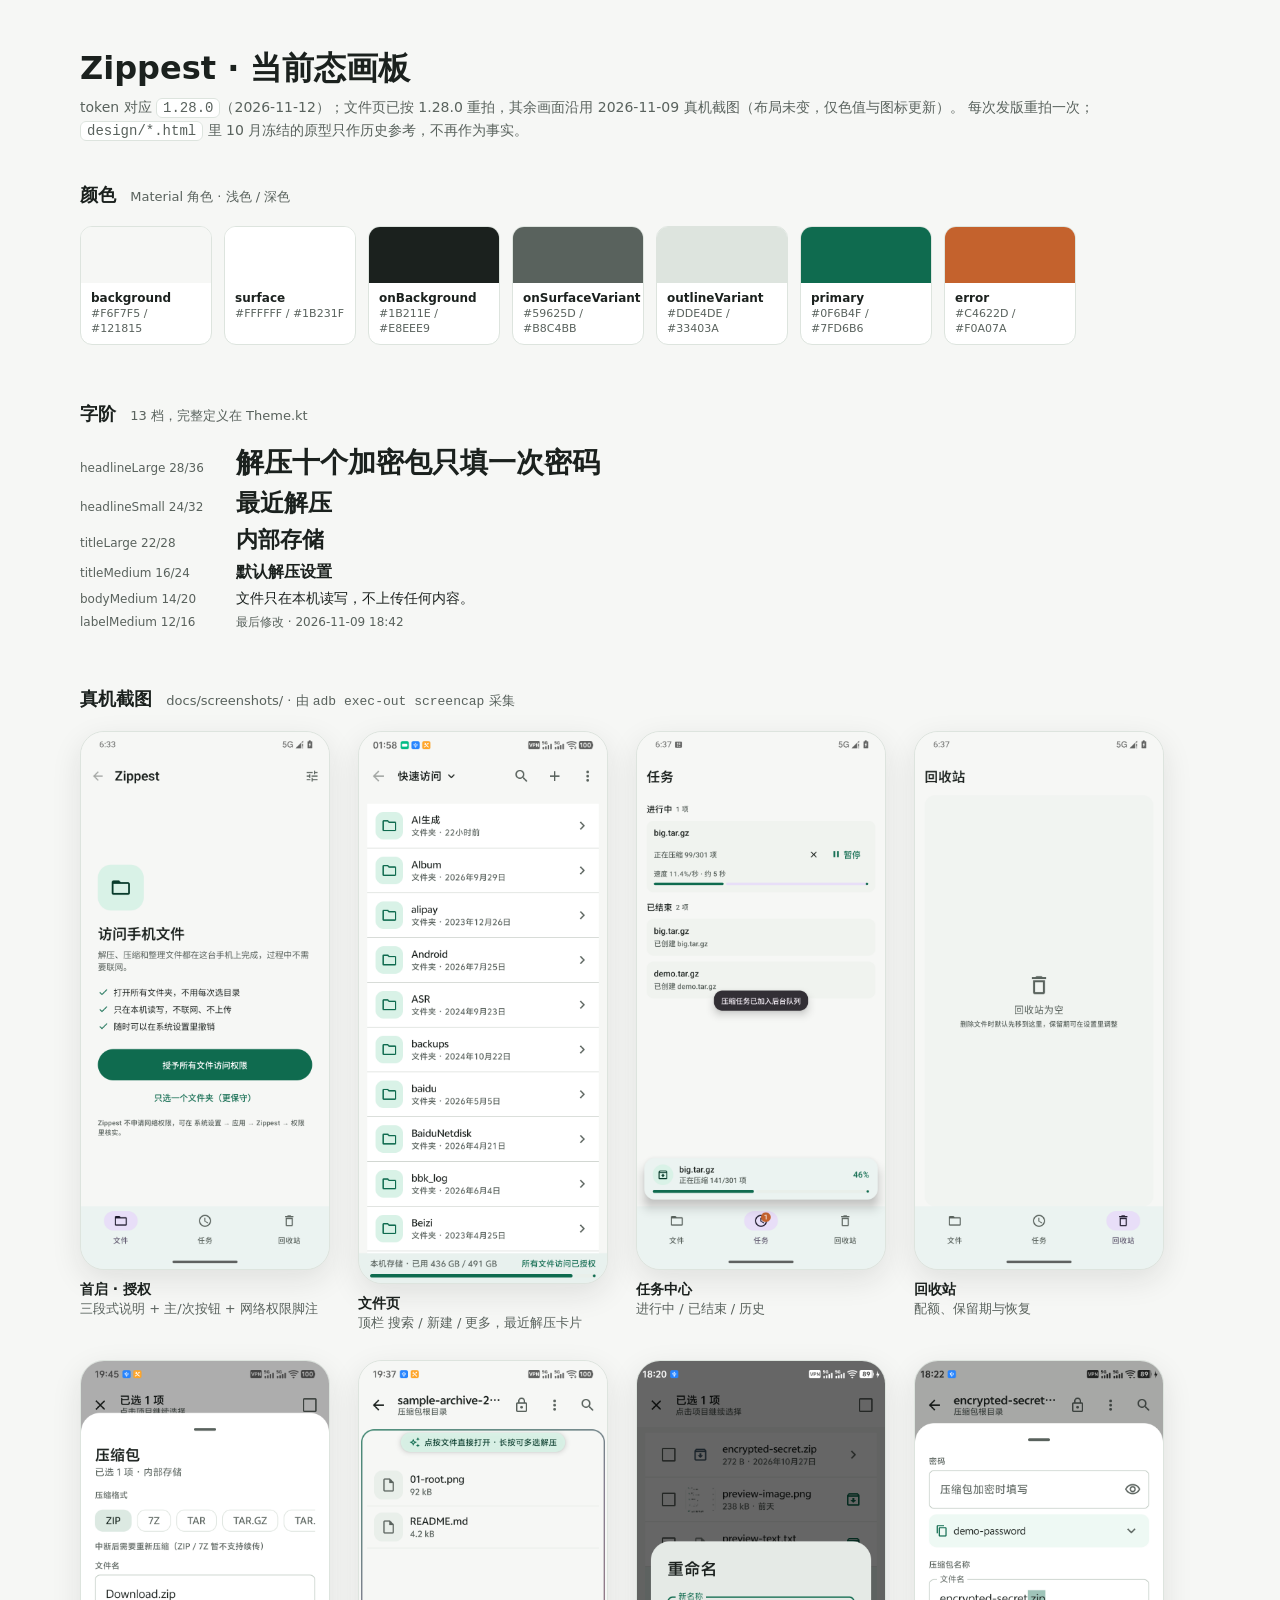
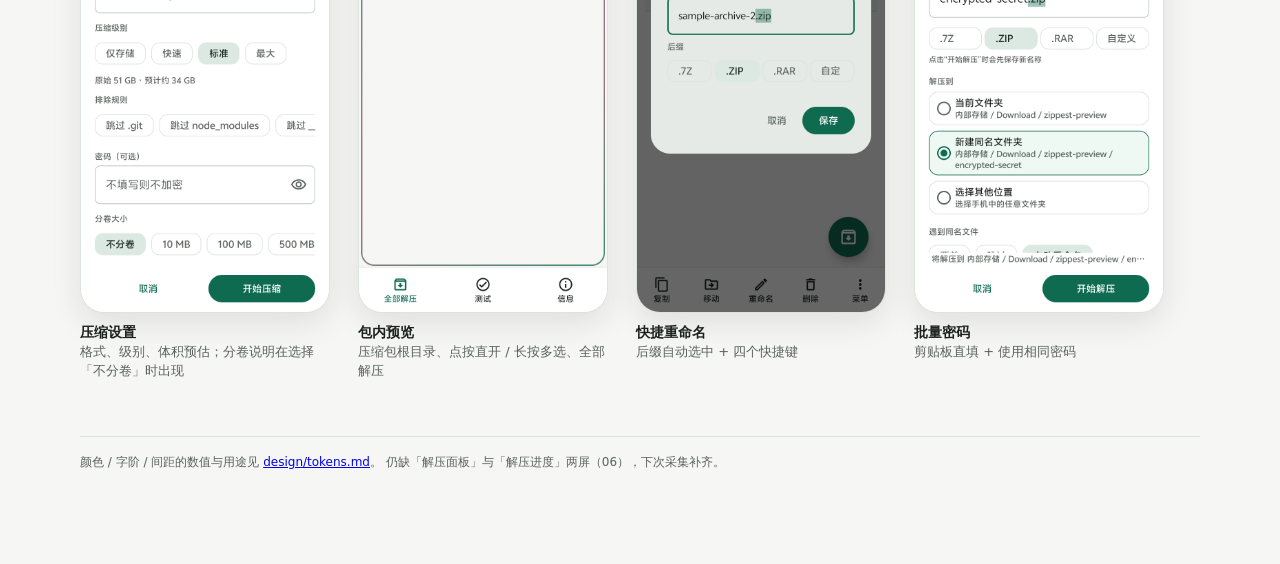
<file: design/current/index.html>
<!DOCTYPE html>
<html lang="zh-CN">
<head>
<meta charset="utf-8" />
<meta name="viewport" content="width=device-width, initial-scale=1" />
<title>Zippest — 当前态画板</title>
<style>
  :root {
    --bg: #f6f7f5;
    --surface: #ffffff;
    --fg: #1b211e;
    --muted: #59625d;
    --border: #dde4de;
    --accent: #0f6b4f;
    --warning: #c4622d;
    --radius: 20px;
  }
  * { box-sizing: border-box; }
  body {
    margin: 0;
    padding: 48px 32px 96px;
    background: var(--bg);
    color: var(--fg);
    font-family: "Noto Sans SC", "PingFang SC", "Microsoft YaHei", system-ui, sans-serif;
  }
  header { max-width: 1120px; margin: 0 auto 40px; }
  h1 { margin: 0 0 8px; font-size: 32px; line-height: 40px; }
  .sub { margin: 0; color: var(--muted); font-size: 14px; line-height: 22px; }
  .sub code { background: var(--surface); border: 1px solid var(--border); border-radius: 6px; padding: 1px 6px; }
  section { max-width: 1120px; margin: 0 auto 56px; }
  h2 { font-size: 18px; line-height: 26px; margin: 0 0 16px; }
  h2 span { color: var(--muted); font-weight: 400; font-size: 13px; margin-left: 8px; }

  .swatches { display: flex; flex-wrap: wrap; gap: 12px; }
  .swatch { width: 132px; border: 1px solid var(--border); border-radius: 12px; overflow: hidden; background: var(--surface); }
  .swatch .chip { height: 56px; }
  .swatch .meta { padding: 8px 10px; font-size: 11px; line-height: 15px; color: var(--muted); }
  .swatch .meta b { display: block; color: var(--fg); font-size: 12px; }

  .type-row { display: grid; grid-template-columns: 140px 1fr; gap: 8px 16px; align-items: baseline; }
  .type-row .name { color: var(--muted); font-size: 12px; }
  .type-row .sample { line-height: 1.25; }

  .grid { display: flex; flex-wrap: wrap; gap: 28px; }
  figure { margin: 0; width: 250px; }
  figure img {
    display: block; width: 100%; height: auto;
    border-radius: 24px;
    border: 1px solid var(--border);
    background: var(--surface);
    box-shadow: 0 10px 30px rgba(27, 33, 30, 0.10);
  }
  figcaption { margin-top: 10px; font-size: 13px; line-height: 19px; color: var(--muted); }
  figcaption b { display: block; color: var(--fg); font-size: 14px; }

  footer { max-width: 1120px; margin: 0 auto; color: var(--muted); font-size: 12px; line-height: 18px; border-top: 1px solid var(--border); padding-top: 16px; }
</style>
</head>
<body>
  <header>
    <h1>Zippest · 当前态画板</h1>
    <p class="sub">
      token 对应 <code>1.28.0</code>（2026-11-12）；文件页已按 1.28.0 重拍，其余画面沿用 2026-11-09 真机截图（布局未变，仅色值与图标更新）。
      每次发版重拍一次；<code>design/*.html</code> 里 10 月冻结的原型只作历史参考，不再作为事实。
    </p>
  </header>

  <section>
    <h2>颜色 <span>Material 角色 · 浅色 / 深色</span></h2>
    <div class="swatches">
      <div class="swatch"><div class="chip" style="background:#f6f7f5"></div><div class="meta"><b>background</b>#F6F7F5 / #121815</div></div>
      <div class="swatch"><div class="chip" style="background:#ffffff"></div><div class="meta"><b>surface</b>#FFFFFF / #1B231F</div></div>
      <div class="swatch"><div class="chip" style="background:#1b211e"></div><div class="meta"><b>onBackground</b>#1B211E / #E8EEE9</div></div>
      <div class="swatch"><div class="chip" style="background:#59625d"></div><div class="meta"><b>onSurfaceVariant</b>#59625D / #B8C4BB</div></div>
      <div class="swatch"><div class="chip" style="background:#dde4de"></div><div class="meta"><b>outlineVariant</b>#DDE4DE / #33403A</div></div>
      <div class="swatch"><div class="chip" style="background:#0f6b4f"></div><div class="meta"><b>primary</b>#0F6B4F / #7FD6B6</div></div>
      <div class="swatch"><div class="chip" style="background:#c4622d"></div><div class="meta"><b>error</b>#C4622D / #F0A07A</div></div>
    </div>
  </section>

  <section>
    <h2>字阶 <span>13 档，完整定义在 Theme.kt</span></h2>
    <div class="type-row">
      <div class="name">headlineLarge 28/36</div><div class="sample" style="font-size:28px;font-weight:600">解压十个加密包只填一次密码</div>
      <div class="name">headlineSmall 24/32</div><div class="sample" style="font-size:24px;font-weight:600">最近解压</div>
      <div class="name">titleLarge 22/28</div><div class="sample" style="font-size:22px;font-weight:600">内部存储</div>
      <div class="name">titleMedium 16/24</div><div class="sample" style="font-size:16px;font-weight:600">默认解压设置</div>
      <div class="name">bodyMedium 14/20</div><div class="sample" style="font-size:14px">文件只在本机读写，不上传任何内容。</div>
      <div class="name">labelMedium 12/16</div><div class="sample" style="font-size:12px;font-weight:500;color:#59625d">最后修改 · 2026-11-09 18:42</div>
    </div>
  </section>

  <section>
    <h2>真机截图 <span>docs/screenshots/ · 由 <code>adb exec-out screencap</code> 采集</span></h2>
    <div class="grid">
      <figure><img src="../../docs/screenshots/01-onboarding.png" alt="首启页" loading="lazy" /><figcaption><b>首启 · 授权</b>三段式说明 + 主/次按钮 + 网络权限脚注</figcaption></figure>
      <figure><img src="../../docs/screenshots/02-files.png" alt="文件页" loading="lazy" /><figcaption><b>文件页</b>顶栏 搜索 / 新建 / 更多，最近解压卡片</figcaption></figure>
      <figure><img src="../../docs/screenshots/03-tasks.png" alt="任务中心" loading="lazy" /><figcaption><b>任务中心</b>进行中 / 已结束 / 历史</figcaption></figure>
      <figure><img src="../../docs/screenshots/04-trash.png" alt="回收站" loading="lazy" /><figcaption><b>回收站</b>配额、保留期与恢复</figcaption></figure>
      <figure><img src="../../docs/screenshots/05-compress.png" alt="压缩设置" loading="lazy" /><figcaption><b>压缩设置</b>格式、级别、体积预估；分卷说明在选择「不分卷」时出现</figcaption></figure>
      <figure><img src="../../docs/screenshots/09-archive.png" alt="包内预览" loading="lazy" /><figcaption><b>包内预览</b>压缩包根目录、点按直开 / 长按多选、全部解压</figcaption></figure>
      <figure><img src="../../docs/screenshots/07-rename.png" alt="快捷重命名" loading="lazy" /><figcaption><b>快捷重命名</b>后缀自动选中 + 四个快捷键</figcaption></figure>
      <figure><img src="../../docs/screenshots/08-password.png" alt="批量密码" loading="lazy" /><figcaption><b>批量密码</b>剪贴板直填 + 使用相同密码</figcaption></figure>
    </div>
  </section>

  <footer>
    颜色 / 字阶 / 间距的数值与用途见 <a href="../tokens.md">design/tokens.md</a>。
    仍缺「解压面板」与「解压进度」两屏（06），下次采集补齐。
  </footer>
</body>
</html>
</file>
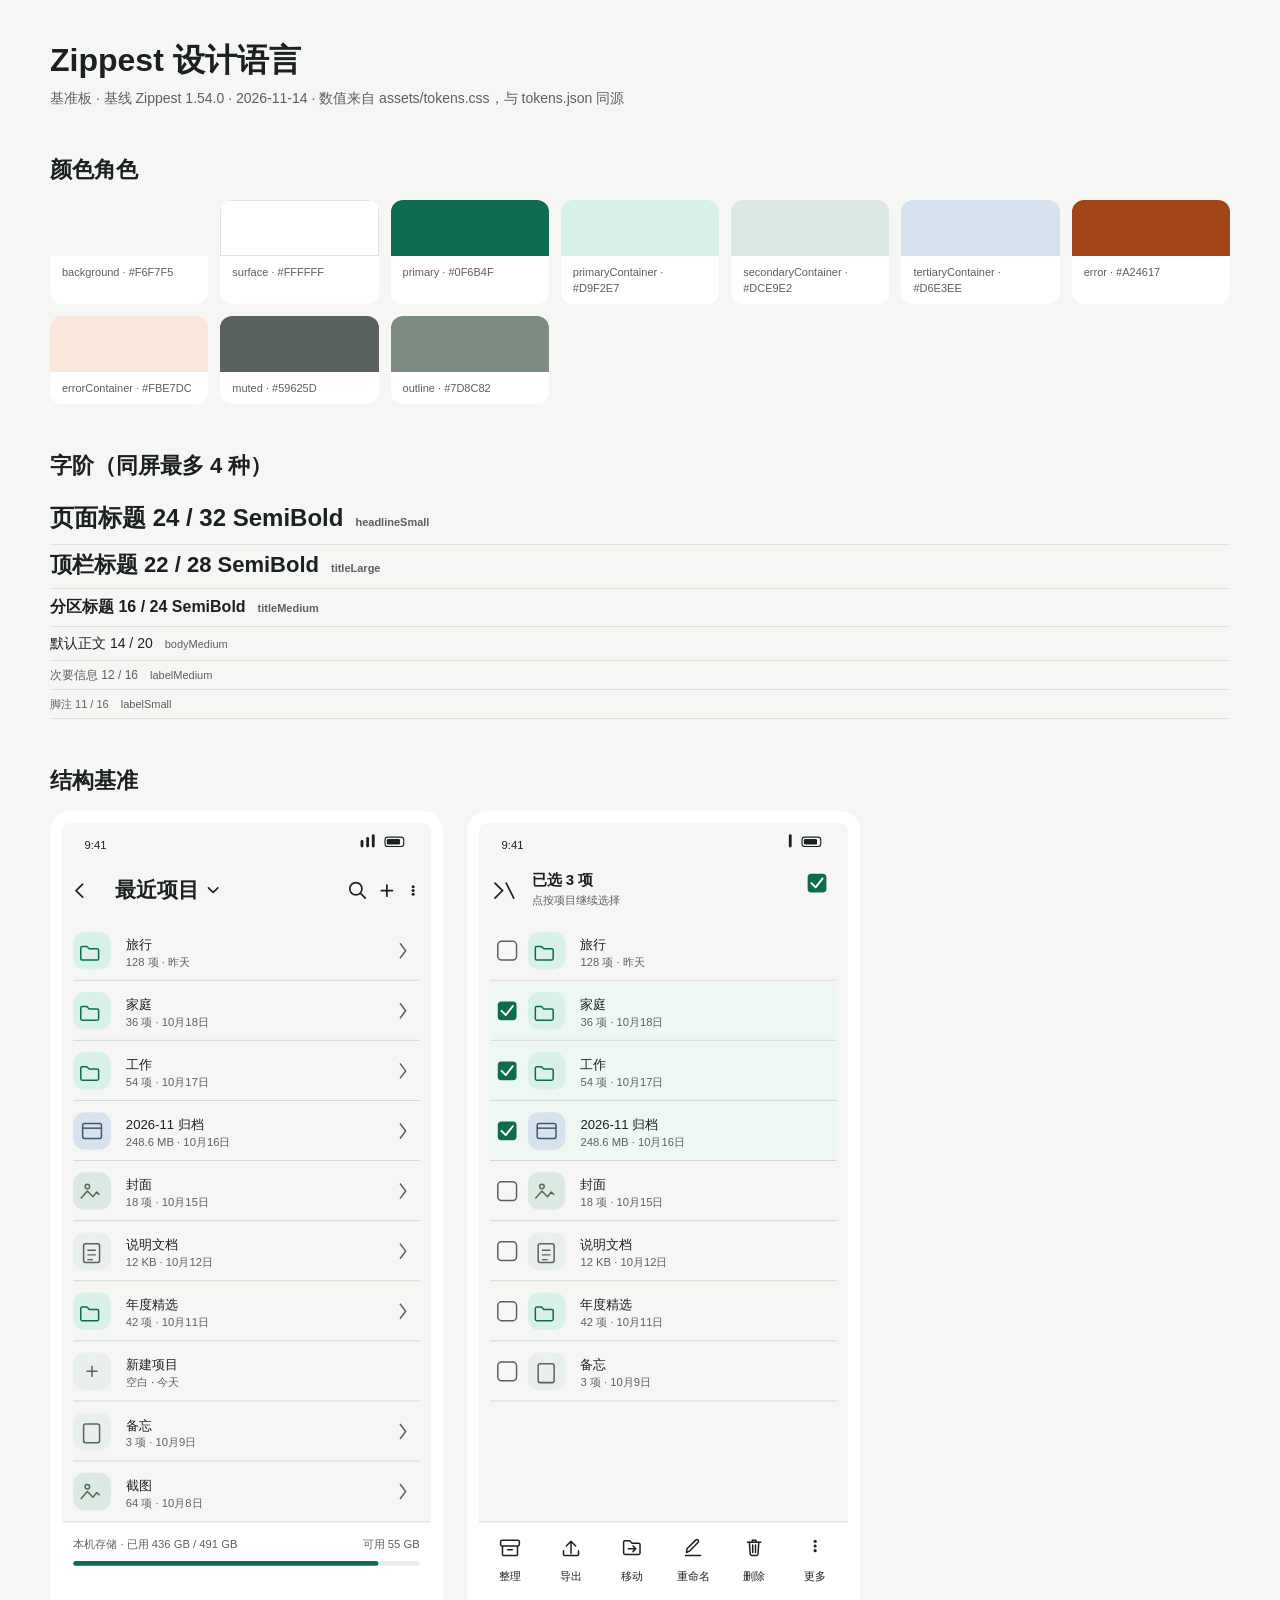
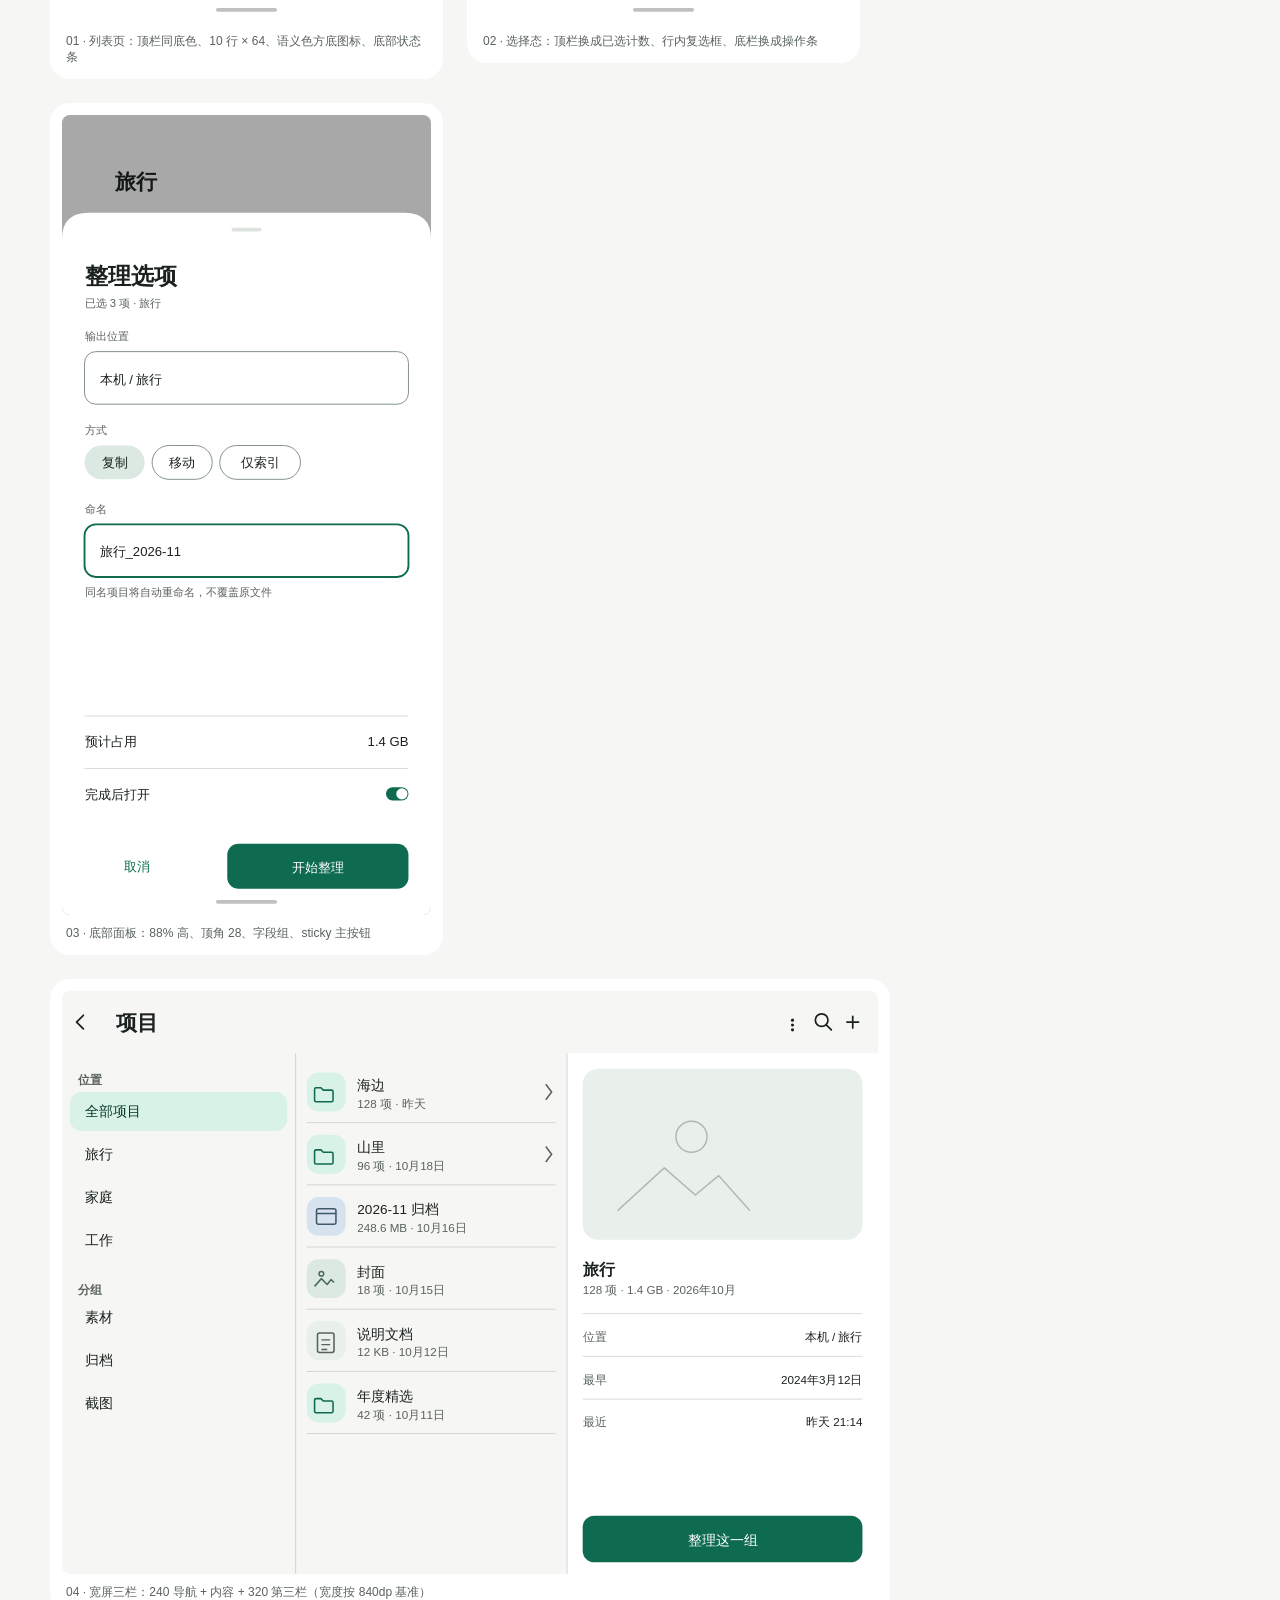
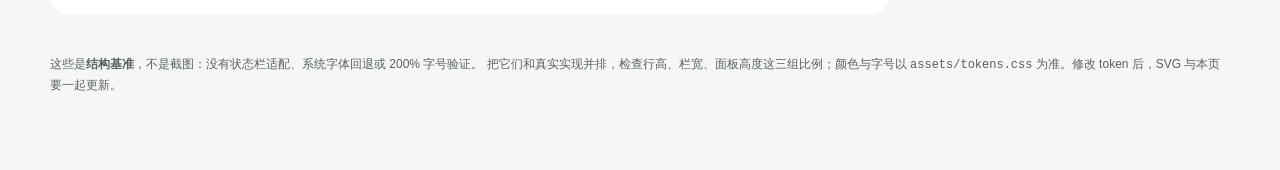
<file: skill/assets/baseline/index.html>
<!DOCTYPE html>
<html lang="zh-CN">
<head>
<meta charset="utf-8">
<meta name="viewport" content="width=device-width, initial-scale=1">
<title>Zippest 设计语言 · 基准板</title>
<link rel="stylesheet" href="../tokens.css">
<style>
  body { margin: 0; padding: 40px 32px 64px; background: var(--z-bg); color: var(--z-fg); }
  .wrap { max-width: 1180px; margin: 0 auto; }
  h1 { font-size: 32px; line-height: 40px; font-weight: 600; margin: 0 0 8px; }
  .sub { color: var(--z-muted); font-size: 14px; line-height: 20px; margin: 0 0 32px; }
  h2 { font-size: 22px; line-height: 28px; font-weight: 600; margin: 48px 0 16px; }
  .swatches { display: grid; grid-template-columns: repeat(auto-fill, minmax(150px, 1fr)); gap: 12px; }
  .sw { border-radius: var(--z-r-sm); overflow: hidden; background: var(--z-surface); }
  .sw i { display: block; height: 56px; }
  .sw span { display: block; padding: 8px 12px; font-size: 11px; line-height: 16px; color: var(--z-muted); }
  .boards { display: flex; gap: 24px; flex-wrap: wrap; align-items: flex-start; }
  .board { background: var(--z-surface); border-radius: var(--z-r-lg); padding: 12px; }
  .board img { display: block; width: 100%; height: auto; border-radius: var(--z-r-xs); }
  .board.phone { width: 393px; }
  .board.wide { width: 840px; max-width: 100%; }
  .board figcaption { font-size: 12px; line-height: 16px; color: var(--z-muted); padding: 10px 4px 2px; }
  .type div { padding: 6px 0; border-bottom: 1px solid var(--z-outline-variant); }
  .type small { color: var(--z-muted); font-size: 11px; margin-left: 12px; }
  .note { margin-top: 40px; color: var(--z-muted); font-size: 12px; line-height: 20px; }
  code { font-family: var(--z-mono); font-size: 12px; }
</style>
</head>
<body>
<div class="wrap">
  <h1>Zippest 设计语言</h1>
  <p class="sub">基准板 · 基线 Zippest 1.54.0 · 2026-11-14 · 数值来自 assets/tokens.css，与 tokens.json 同源</p>

  <h2>颜色角色</h2>
  <div class="swatches">
    <div class="sw"><i style="background:var(--z-bg)"></i><span>background · #F6F7F5</span></div>
    <div class="sw"><i style="background:var(--z-surface);box-shadow:inset 0 0 0 1px var(--z-outline-variant)"></i><span>surface · #FFFFFF</span></div>
    <div class="sw"><i style="background:var(--z-primary)"></i><span>primary · #0F6B4F</span></div>
    <div class="sw"><i style="background:var(--z-primary-container)"></i><span>primaryContainer · #D9F2E7</span></div>
    <div class="sw"><i style="background:var(--z-secondary-container)"></i><span>secondaryContainer · #DCE9E2</span></div>
    <div class="sw"><i style="background:var(--z-tertiary-container)"></i><span>tertiaryContainer · #D6E3EE</span></div>
    <div class="sw"><i style="background:var(--z-error)"></i><span>error · #A24617</span></div>
    <div class="sw"><i style="background:var(--z-error-container)"></i><span>errorContainer · #FBE7DC</span></div>
    <div class="sw"><i style="background:var(--z-muted)"></i><span>muted · #59625D</span></div>
    <div class="sw"><i style="background:var(--z-outline)"></i><span>outline · #7D8C82</span></div>
  </div>

  <h2>字阶（同屏最多 4 种）</h2>
  <div class="type">
    <div style="font-size:24px;line-height:32px;font-weight:600">页面标题 24 / 32 SemiBold<small>headlineSmall</small></div>
    <div style="font-size:22px;line-height:28px;font-weight:600">顶栏标题 22 / 28 SemiBold<small>titleLarge</small></div>
    <div style="font-size:16px;line-height:24px;font-weight:600">分区标题 16 / 24 SemiBold<small>titleMedium</small></div>
    <div style="font-size:14px;line-height:20px">默认正文 14 / 20<small>bodyMedium</small></div>
    <div style="font-size:12px;line-height:16px;color:var(--z-muted)">次要信息 12 / 16<small>labelMedium</small></div>
    <div style="font-size:11px;line-height:16px;color:var(--z-muted)">脚注 11 / 16<small>labelSmall</small></div>
  </div>

  <h2>结构基准</h2>
  <div class="boards">
    <figure class="board phone" style="margin:0">
      <img src="01-list.svg" alt="列表页基准图">
      <figcaption>01 · 列表页：顶栏同底色、10 行 × 64、语义色方底图标、底部状态条</figcaption>
    </figure>
    <figure class="board phone" style="margin:0">
      <img src="02-selection.svg" alt="选择态基准图">
      <figcaption>02 · 选择态：顶栏换成已选计数、行内复选框、底栏换成操作条</figcaption>
    </figure>
    <figure class="board phone" style="margin:0">
      <img src="04-sheet.svg" alt="底部面板基准图">
      <figcaption>03 · 底部面板：88% 高、顶角 28、字段组、sticky 主按钮</figcaption>
    </figure>
    <figure class="board wide" style="margin:0">
      <img src="03-wide.svg" alt="宽屏三栏基准图" style="max-width:100%">
      <figcaption>04 · 宽屏三栏：240 导航 + 内容 + 320 第三栏（宽度按 840dp 基准）</figcaption>
    </figure>
  </div>

  <p class="note">
    这些是<strong>结构基准</strong>，不是截图：没有状态栏适配、系统字体回退或 200% 字号验证。
    把它们和真实实现并排，检查行高、栏宽、面板高度这三组比例；颜色与字号以
    <code>assets/tokens.css</code> 为准。修改 token 后，SVG 与本页要一起更新。
  </p>
</div>
</body>
</html>
</file>
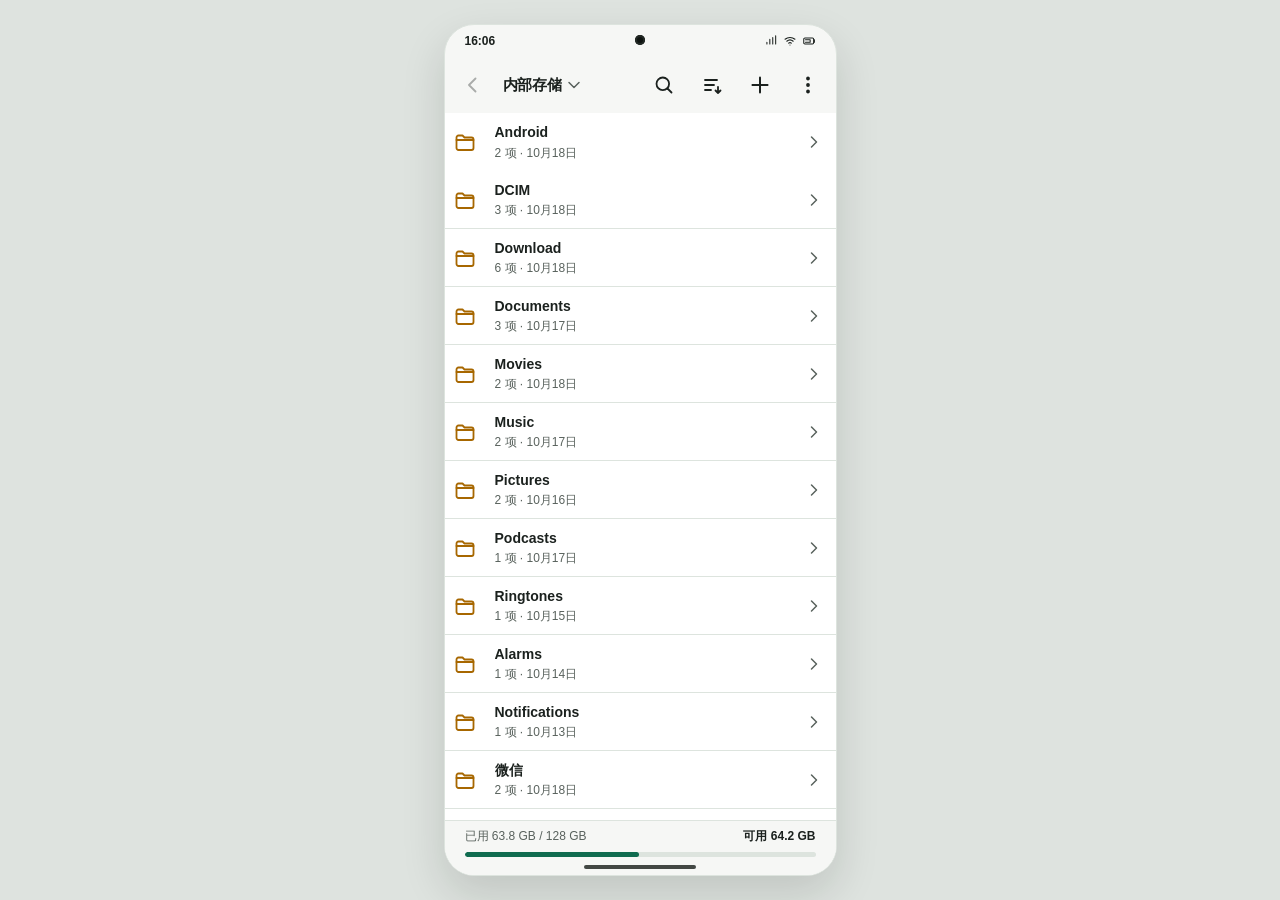
<file: design/decompress-app.html>
<!DOCTYPE html>
<html lang="zh-CN" data-theme="light">
<head>
  <meta charset="UTF-8">
  <meta name="viewport" content="width=device-width, initial-scale=1, viewport-fit=cover">
  <meta name="color-scheme" content="light dark">
  <meta name="theme-color" content="#F6F7F5">
  <title>Zippest</title>
  <script>
    try {
      const savedTheme = localStorage.getItem("decompress-theme");
      if (savedTheme === "dark") document.documentElement.dataset.theme = "dark";
    } catch (error) {}
  </script>
  <style>
    :root { --bg: oklch(97.48% 0.0028 128.49); --surface: oklch(100% 0 0); --surface-2: oklch(98.15% 0.004 150); --surface-3: oklch(95.7% 0.007 150); --fg: oklch(24.05% 0.0104 163.95); --muted: oklch(48.67% 0.0137 161.64); --border: oklch(91.18% 0.0110 149.85); --control-border: oklch(59% 0.012 158); --accent: oklch(47.03% 0.0926 166.26); --accent-hover: oklch(41.2% 0.086 166.26); --accent-soft: oklch(94.4% 0.025 166.26); --accent-faint: oklch(96.8% 0.012 166.26); --on-accent: oklch(100% 0 0); --warning: oklch(60.45% 0.1414 46.33); --warning-ink: oklch(49.13% 0.1278 42.97); --warning-soft: oklch(95.4% 0.029 46.33); --success: oklch(52% 0.09 157); --success-soft: oklch(95.4% 0.023 157); --desk: oklch(91.2% 0.008 150); --shadow: 0 18px 44px oklch(18% 0.012 160 / 0.14); --font: "Noto Sans SC", "Roboto", "PingFang SC", "Microsoft YaHei", sans-serif; --mono: "Roboto Mono", "SFMono-Regular", Consolas, monospace; --safe-top: env(safe-area-inset-top, 0px); --safe-bottom: env(safe-area-inset-bottom, 0px); --topbar: 64px; --toolbar: 78px; } html[data-theme="dark"] { --bg: oklch(20.4% 0.009 160); --surface: oklch(24.7% 0.010 160); --surface-2: oklch(27.5% 0.010 160); --surface-3: oklch(30.5% 0.011 160); --fg: oklch(94.2% 0.006 150); --muted: oklch(72.5% 0.009 150); --border: oklch(34.5% 0.012 160); --control-border: oklch(61% 0.012 158); --accent: oklch(74% 0.09 166.26); --accent-hover: oklch(79% 0.082 166.26); --accent-soft: oklch(31.5% 0.036 166.26); --accent-faint: oklch(27.5% 0.021 166.26); --on-accent: oklch(17.5% 0.012 160); --warning: oklch(70% 0.13 46.33); --warning-ink: oklch(82% 0.095 46.33); --warning-soft: oklch(29.5% 0.046 46.33); --success: oklch(79% 0.09 157); --success-soft: oklch(29.5% 0.030 157); --desk: oklch(14.5% 0.006 160); --shadow: 0 20px 48px oklch(5% 0.008 160 / 0.44); } * { box-sizing: border-box; } html, body { height: 100%; } body { margin: 0; display: grid; place-items: center; overflow: hidden; background: var(--desk); color: var(--fg); font-family: var(--font); -webkit-font-smoothing: antialiased; text-rendering: optimizeLegibility; } button, input { font: inherit; } button { cursor: pointer; touch-action: manipulation; } [hidden] { display: none !important; } .icon { width: 24px; height: 24px; flex: 0 0 auto; fill: none; stroke: currentColor; stroke-width: 1.8; stroke-linecap: round; stroke-linejoin: round; } .sprite { position: absolute; width: 0; height: 0; overflow: hidden; } :focus-visible { outline: 3px solid var(--accent); outline-offset: 2px; } .app { position: relative; width: 393px; height: 852px; max-height: 100dvh; display: flex; flex-direction: column; isolation: isolate; overflow: hidden; border: 1px solid var(--border); border-radius: 30px; background: var(--bg); box-shadow: var(--shadow); } .statusbar { position: relative; z-index: 60; height: calc(32px + var(--safe-top)); padding: var(--safe-top) 20px 0; display: flex; align-items: center; justify-content: space-between; flex: 0 0 auto; color: var(--fg); font-size: 12px; line-height: 1; font-weight: 650; } .camera-dot { position: absolute; top: calc(10px + var(--safe-top)); left: 50%; width: 10px; height: 10px; border-radius: 50%; background: oklch(18% 0.01 160); transform: translateX(-50%); box-shadow: inset 0 0 0 2px oklch(27% 0.012 160); } html[data-theme="dark"] .camera-dot { background: oklch(8% 0.006 160); box-shadow: inset 0 0 0 2px oklch(18% 0.01 160); } .status-icons { display: flex; align-items: center; gap: 5px; } .status-icons .icon { width: 14px; height: 14px; } .app-main { position: relative; min-height: 0; flex: 1; overflow: hidden; } .browser { position: absolute; inset: 0; display: flex; flex-direction: column; background: var(--bg); } .appbar { height: var(--topbar); padding: 0 4px 0 4px; display: flex; align-items: center; gap: 2px; flex: 0 0 auto; background: var(--bg); } .icon-button { width: 48px; height: 48px; padding: 0; border: 0; border-radius: 50%; display: grid; place-items: center; flex: 0 0 48px; background: transparent; color: var(--fg); transition: background-color 150ms ease, transform 120ms ease; } .icon-button:hover { background: color-mix(in oklch, var(--fg) 8%, transparent); } .icon-button:active { transform: scale(0.96); } .icon-button:disabled { opacity: 0.35; cursor: default; pointer-events: none; } .title-block { min-width: 0; flex: 1; padding: 0 4px; } .title-line { display: flex; align-items: center; gap: 7px; min-width: 0; } .title-line h1 { min-width: 0; margin: 0; overflow: hidden; font-size: 20px; line-height: 1.25; font-weight: 720; letter-spacing: -0.02em; text-overflow: ellipsis; white-space: nowrap; } .title-block p { margin: 2px 0 0; overflow: hidden; color: var(--muted); font-size: 12px; line-height: 1.25; text-overflow: ellipsis; white-space: nowrap; } .lock-badge { min-height: 24px; padding: 0 7px; display: inline-flex; align-items: center; gap: 3px; flex: 0 0 auto; border-radius: 999px; background: var(--warning-soft); color: var(--warning-ink); font-size: 12px; line-height: 1; font-weight: 650; } .lock-badge .icon { width: 13px; height: 13px; } .toolbar-icon-row { display: flex; align-items: center; flex: 0 0 auto; } .text-action { min-width: 48px; min-height: 48px; padding: 0 10px; border: 0; border-radius: 12px; background: transparent; color: var(--accent); font-size: 12px; font-weight: 700; } .text-action:hover { background: var(--accent-soft); } .searchbar { height: 64px; padding: 0 4px; display: flex; align-items: center; gap: 3px; flex: 0 0 auto; background: var(--bg); } .search-field { min-width: 0; height: 48px; flex: 1; padding: 0 4px 0 12px; display: flex; align-items: center; gap: 8px; border-radius: 16px; background: var(--surface); border: 1px solid transparent; } .search-field:focus-within { border-color: var(--accent); outline: 2px solid color-mix(in oklch, var(--accent) 26%, transparent); } .search-field .icon { width: 20px; height: 20px; color: var(--muted); } .search-field input { min-width: 0; flex: 1; border: 0; outline: 0; background: transparent; color: var(--fg); font-size: 14px; } .search-field input::placeholder { color: var(--muted); } .breadcrumb { min-height: 48px; padding: 0 8px; display: flex; align-items: center; flex: 0 0 auto; overflow-x: auto; overflow-y: hidden; scrollbar-width: none; border-top: 1px solid var(--border); border-bottom: 1px solid var(--border); background: var(--bg); white-space: nowrap; } .breadcrumb::-webkit-scrollbar { display: none; } .crumb { min-width: 48px; min-height: 48px; padding: 0 7px; border: 0; border-radius: 10px; background: transparent; color: var(--muted); font-size: 12px; line-height: 1; font-weight: 600; } .crumb:hover { background: var(--surface-2); color: var(--fg); } .crumb.current { color: var(--fg); font-weight: 700; } .crumb-sep { width: 14px; height: 14px; flex: 0 0 14px; color: var(--control-border); } .file-area { position: relative; min-height: 0; flex: 1; overflow: hidden; padding: 8px 12px 0; } .file-scroll { height: 100%; overflow-y: auto; overscroll-behavior: contain; scrollbar-width: none; } .file-scroll::-webkit-scrollbar { display: none; } .file-list { min-height: 100%; overflow: hidden; border: 1px solid var(--border); border-radius: 18px; background: var(--surface); } .file-row { position: relative; min-height: 66px; padding: 0 10px 0 0; display: flex; align-items: center; gap: 3px; color: var(--fg); background: var(--surface); outline: none; cursor: pointer; transition: background-color 120ms ease; } .file-row + .file-row { border-top: 1px solid var(--border); } .file-row:hover { background: color-mix(in oklch, var(--accent) 4.5%, var(--surface)); } .file-row.selected { background: var(--accent-faint); } .file-row.selected:hover { background: color-mix(in oklch, var(--accent) 10%, var(--surface)); } .file-row.pressing { background: var(--surface-3); } .check-button { width: 48px; height: 66px; padding: 0; border: 0; display: grid; place-items: center; flex: 0 0 48px; background: transparent; } .checkbox { width: 20px; height: 20px; border: 1.8px solid var(--control-border); border-radius: 6px; display: grid; place-items: center; background: transparent; color: transparent; transition: background-color 140ms ease, border-color 140ms ease, color 140ms ease; } .checkbox .icon { width: 14px; height: 14px; stroke-width: 2.2; } .file-row.selected .checkbox { background: var(--accent); border-color: var(--accent); color: var(--on-accent); } .file-icon { width: 38px; height: 38px; flex: 0 0 38px; display: grid; place-items: center; border-radius: 11px; background: var(--surface-2); color: var(--muted); } .file-icon.folder { background: var(--accent-faint); color: var(--accent); } .file-icon.archive { background: var(--surface-3); color: var(--fg); } .file-icon .icon { width: 21px; height: 21px; } .file-copy { min-width: 0; flex: 1; align-self: stretch; padding: 12px 4px 11px 9px; display: flex; flex-direction: column; justify-content: center; } .file-name-line { min-width: 0; display: flex; align-items: center; gap: 7px; } .file-name { min-width: 0; overflow: hidden; font-size: 14px; line-height: 1.35; font-weight: 600; text-overflow: ellipsis; white-space: nowrap; } .file-type { flex: 0 0 auto; color: var(--muted); font-family: var(--mono); font-size: 12px; line-height: 1.1; } .file-meta { margin-top: 4px; overflow: hidden; color: var(--muted); font-size: 12px; line-height: 1.25; text-overflow: ellipsis; white-space: nowrap; } .file-meta .encrypted { color: var(--warning-ink); font-weight: 650; } .row-chevron { width: 18px; height: 18px; flex: 0 0 18px; color: var(--muted); } .empty-state { position: absolute; inset: 8px 12px 0; display: flex; flex-direction: column; align-items: center; justify-content: center; padding: 24px; text-align: center; background: var(--bg); } .empty-icon { width: 56px; height: 56px; border-radius: 18px; display: grid; place-items: center; background: var(--accent-faint); color: var(--accent); } .empty-icon .icon { width: 27px; height: 27px; } .empty-state strong { margin-top: 14px; font-size: 16px; line-height: 1.35; } .empty-state p { max-width: 240px; margin: 6px 0 0; color: var(--muted); font-size: 13px; line-height: 1.55; } .empty-state button { margin-top: 15px; } .bottom-toolbar { height: calc(var(--toolbar) + var(--safe-bottom)); padding: 5px 6px calc(8px + var(--safe-bottom)); display: flex; align-items: flex-start; justify-content: space-around; flex: 0 0 auto; border-top: 1px solid var(--border); background: var(--surface); } .tool-item { min-width: 48px; min-height: 60px; padding: 3px 0; border: 0; border-radius: 13px; display: grid; place-items: center; align-content: start; gap: 3px; flex: 1; background: transparent; color: var(--muted); } .tool-item:hover { background: var(--surface-2); color: var(--fg); } .tool-item .icon { width: 23px; height: 23px; } .tool-item span { font-size: 12px; line-height: 1.15; font-weight: 600; white-space: nowrap; } .tool-item.accent { color: var(--accent); } .multi-tool .tool-item { padding-left: 0; padding-right: 0; } .browser.task-mode .bottom-toolbar { display: none; } .menu { position: absolute; z-index: 55; top: 58px; right: 8px; width: 224px; padding: 6px; border: 1px solid var(--border); border-radius: 16px; background: var(--surface); box-shadow: 0 12px 30px oklch(14% 0.012 160 / 0.18); } .menu-label { padding: 8px 10px 5px; color: var(--muted); font-size: 11px; line-height: 1.2; font-weight: 650; letter-spacing: 0.04em; } .menu-item { width: 100%; min-height: 48px; padding: 0 10px; border: 0; border-radius: 11px; display: flex; align-items: center; gap: 10px; background: transparent; color: var(--fg); text-align: left; font-size: 14px; line-height: 1.25; } .menu-item:hover { background: var(--surface-2); } .menu-item .icon { width: 20px; height: 20px; color: var(--muted); } .menu-item .shortcut { margin-left: auto; color: var(--muted); font-size: 11px; } .menu-item.active { background: var(--accent-soft); color: var(--accent); } .menu-item.active .icon { color: var(--accent); } .menu-divider { height: 1px; margin: 5px 6px; background: var(--border); } .settings-view { position: absolute; inset: 0; z-index: 45; display: flex; flex-direction: column; background: var(--bg); transform: translateX(100%); visibility: hidden; transition: transform 280ms cubic-bezier(.2, 0, 0, 1), visibility 0s 280ms; } .settings-view.open { transform: translateX(0); visibility: visible; transition-delay: 0s; } .settings-scroll { min-height: 0; flex: 1; overflow-y: auto; padding: 4px 20px calc(24px + var(--safe-bottom)); scrollbar-width: none; } .settings-scroll::-webkit-scrollbar { display: none; } .settings-section + .settings-section { margin-top: 20px; } .settings-section h2 { margin: 0 0 8px 2px; color: var(--muted); font-size: 12px; line-height: 1.2; font-weight: 700; } .settings-card { overflow: hidden; border: 1px solid var(--border); border-radius: 18px; background: var(--surface); } .settings-row { width: 100%; min-height: 68px; padding: 8px 13px; border: 0; display: flex; align-items: center; gap: 11px; background: var(--surface); color: var(--fg); text-align: left; } button.settings-row:hover { background: var(--surface-2); } .settings-row + .settings-row { border-top: 1px solid var(--border); } .settings-icon { width: 38px; height: 38px; flex: 0 0 38px; border-radius: 12px; display: grid; place-items: center; background: var(--surface-2); color: var(--muted); } .settings-icon .icon { width: 20px; height: 20px; } .settings-copy { min-width: 0; flex: 1; } .settings-copy strong { display: block; font-size: 14px; line-height: 1.3; font-weight: 650; } .settings-copy span { display: block; margin-top: 2px; color: var(--muted); font-size: 12px; line-height: 1.3; } .settings-value { max-width: 128px; color: var(--muted); font-size: 12px; line-height: 1.3; white-space: nowrap; overflow: hidden; text-overflow: ellipsis; } .settings-chevron { width: 18px; height: 18px; color: var(--muted); } .switch { width: 56px; height: 48px; padding: 0; border: 0; flex: 0 0 56px; display: grid; place-items: center; background: transparent; } .switch-track { position: relative; width: 52px; height: 32px; border: 1.5px solid var(--control-border); border-radius: 999px; background: var(--surface-2); transition: background-color 160ms ease, border-color 160ms ease; } .switch-thumb { position: absolute; left: 4px; top: 4px; width: 21px; height: 21px; border-radius: 50%; background: var(--muted); transition: transform 160ms cubic-bezier(.2, 0, 0, 1), background-color 160ms ease; } .switch[aria-checked="true"] .switch-track { background: var(--accent); border-color: var(--accent); } .switch[aria-checked="true"] .switch-thumb { background: var(--on-accent); transform: translateX(20px); } .privacy-note { margin-top: 18px; padding: 13px 14px; display: flex; align-items: center; gap: 11px; border: 1px solid var(--border); border-radius: 18px; background: var(--accent-faint); } .privacy-note strong { display: block; font-size: 14px; line-height: 1.35; } .privacy-note p { margin: 3px 0 0; color: var(--muted); font-size: 12px; line-height: 1.4; } .drawer-scrim { position: absolute; inset: 0; z-index: 34; border: 0; background: oklch(10% 0.008 160 / 0.34); opacity: 0; transition: opacity 180ms ease; } .drawer-scrim.show { opacity: 1; } .task-drawer { position: absolute; z-index: 40; left: 0; right: 0; bottom: 0; height: calc(190px + var(--safe-bottom)); padding: 0 16px calc(11px + var(--safe-bottom)); display: flex; flex-direction: column; overflow: hidden; border-radius: 24px 24px 0 0; background: var(--surface); box-shadow: 0 -14px 34px oklch(10% 0.01 160 / 0.2); transition: height 280ms cubic-bezier(.2, 0, 0, 1); } .task-drawer.expanded { height: min(466px, calc(100% - 70px)); } .drawer-handle { width: 100%; height: 28px; padding: 0; border: 0; display: grid; place-items: center; flex: 0 0 28px; background: transparent; } .drawer-handle::before { content: ""; width: 36px; height: 5px; border-radius: 99px; background: var(--control-border); } .drawer-header { min-height: 44px; display: flex; align-items: center; gap: 6px; flex: 0 0 auto; } .drawer-heading { min-width: 0; flex: 1; } .drawer-heading strong { display: block; font-size: 16px; line-height: 1.3; font-weight: 700; } .drawer-heading span { display: block; margin-top: 1px; color: var(--muted); font-size: 11px; line-height: 1.25; } .drawer-icon-button { width: 48px; height: 48px; padding: 0; border: 0; border-radius: 50%; display: grid; place-items: center; background: transparent; color: var(--muted); } .drawer-icon-button:hover { background: var(--surface-2); color: var(--fg); } .drawer-current { min-height: 86px; padding: 8px 10px 9px; border: 1px solid var(--border); border-radius: 15px; background: var(--surface-2); flex: 0 0 auto; } .drawer-task-line { display: flex; align-items: center; gap: 8px; } .drawer-task-line strong { min-width: 0; flex: 1; overflow: hidden; font-size: 14px; line-height: 1.3; font-weight: 650; text-overflow: ellipsis; white-space: nowrap; } .task-state { flex: 0 0 auto; color: var(--accent); font-size: 12px; line-height: 1.2; font-weight: 650; } .task-state.paused, .task-state.waiting { color: var(--muted); } .task-state.completed { color: var(--success); } .task-toggle { width: 48px; height: 48px; padding: 0; border: 0; border-radius: 50%; display: grid; place-items: center; background: transparent; color: var(--accent); } .task-toggle:hover { background: var(--accent-soft); } .task-toggle .icon { width: 21px; height: 21px; } .task-toggle.complete { color: var(--success); pointer-events: none; } .linear-progress { position: relative; height: 5px; margin-top: 7px; overflow: hidden; border-radius: 99px; background: var(--border); } .linear-progress span { position: absolute; inset: 0 auto 0 0; border-radius: inherit; background: var(--accent); transition: width 140ms linear; } .drawer-current.paused .linear-progress span { opacity: 0.55; } .drawer-current.completed .linear-progress span { background: var(--success); } .drawer-current-meta { margin-top: 6px; display: flex; align-items: center; justify-content: space-between; gap: 10px; color: var(--muted); font-size: 11.5px; line-height: 1.25; } .drawer-current-meta span { min-width: 0; overflow: hidden; text-overflow: ellipsis; white-space: nowrap; } .drawer-current-meta span:last-child { flex: 0 0 auto; text-align: right; } .drawer-body { min-height: 0; flex: 1; padding-top: 10px; } .queue-stats { min-height: 52px; padding: 5px 4px; display: grid; grid-template-columns: repeat(3, 1fr); border-radius: 14px; background: var(--surface-2); } .queue-stat { display: grid; place-content: center; justify-items: center; gap: 1px; } .queue-stat strong { font-family: var(--mono); font-size: 17px; line-height: 1; font-weight: 700; } .queue-stat span { color: var(--muted); font-size: 11px; line-height: 1.2; } .queue-list { margin-top: 8px; overflow-y: auto; scrollbar-width: none; } .queue-list::-webkit-scrollbar { display: none; } .queue-row { min-height: 66px; padding: 5px 0; display: grid; grid-template-columns: minmax(0, 1fr) 48px; gap: 8px; align-items: center; } .queue-row + .queue-row { border-top: 1px solid var(--border); } .queue-row-copy { min-width: 0; } .queue-row-title { display: flex; align-items: center; gap: 7px; } .queue-row-title strong { min-width: 0; flex: 1; overflow: hidden; font-size: 13px; line-height: 1.3; font-weight: 600; text-overflow: ellipsis; white-space: nowrap; } .queue-row .linear-progress { height: 4px; margin-top: 6px; } .queue-row-meta { margin-top: 4px; display: flex; justify-content: space-between; gap: 10px; color: var(--muted); font-size: 11px; line-height: 1.2; } .queue-row-meta span { min-width: 0; overflow: hidden; text-overflow: ellipsis; white-space: nowrap; } .modal-layer { position: absolute; inset: 0; z-index: 80; display: flex; align-items: flex-end; } .modal-scrim { position: absolute; inset: 0; border: 0; background: oklch(8% 0.008 160 / 0.52); opacity: 0; transition: opacity 200ms ease; } .bottom-sheet { position: relative; z-index: 1; width: 100%; max-height: calc(100% - 24px - var(--safe-top)); overflow-y: auto; padding: 12px 24px calc(22px + var(--safe-bottom)); border-radius: 28px 28px 0 0; background: var(--surface); color: var(--fg); box-shadow: 0 -16px 40px oklch(8% 0.008 160 / 0.26); transform: translateY(102%); transition: transform 280ms cubic-bezier(.2, 0, 0, 1); scrollbar-width: none; } .bottom-sheet::-webkit-scrollbar { display: none; } .modal-layer.open .modal-scrim { opacity: 1; } .modal-layer.open .bottom-sheet { transform: translateY(0); } .sheet-handle { width: 36px; height: 5px; margin: 0 auto; border-radius: 99px; background: var(--control-border); } .sheet-head { display: flex; align-items: flex-start; gap: 12px; margin-top: 15px; } .sheet-icon { width: 46px; height: 46px; flex: 0 0 46px; display: grid; place-items: center; border-radius: 15px; background: var(--accent-soft); color: var(--accent); } .sheet-icon .icon { width: 24px; height: 24px; } .sheet-title-wrap { min-width: 0; flex: 1; } .sheet-title { margin: 0; font-size: 22px; line-height: 1.3; font-weight: 720; letter-spacing: -0.025em; } .sheet-subtitle { margin: 4px 0 0; color: var(--muted); font-size: 13px; line-height: 1.45; } .sheet-section { margin-top: 17px; } .sheet-section-title { margin: 0 0 7px 1px; color: var(--muted); font-size: 12px; line-height: 1.2; font-weight: 650; } .field-button, .field-input { width: 100%; min-height: 52px; padding: 0 13px; border: 1px solid var(--control-border); border-radius: 14px; display: flex; align-items: center; gap: 9px; background: var(--surface); color: var(--fg); font-size: 14px; text-align: left; } .field-button { justify-content: space-between; } .field-button span { min-width: 0; overflow: hidden; text-overflow: ellipsis; white-space: nowrap; } .field-button .icon { width: 19px; height: 19px; color: var(--muted); } .field-input:focus { border-color: var(--accent); outline: 2px solid color-mix(in oklch, var(--accent) 24%, transparent); } .target-menu { margin-top: 6px; padding: 5px; border: 1px solid var(--border); border-radius: 14px; background: var(--surface-2); } .target-option { width: 100%; min-height: 48px; padding: 0 10px; border: 0; border-radius: 10px; display: flex; align-items: center; gap: 8px; background: transparent; color: var(--fg); text-align: left; font-size: 13px; } .target-option:hover { background: var(--surface); } .target-option .icon { width: 18px; height: 18px; color: var(--accent); } .segment-row { display: grid; grid-template-columns: repeat(3, 1fr); gap: 7px; } .segment { min-height: 48px; padding: 0 6px; border: 1px solid var(--control-border); border-radius: 13px; background: var(--surface); color: var(--muted); font-size: 12px; font-weight: 650; } .segment:hover { background: var(--surface-2); color: var(--fg); } .segment.active { border-color: var(--accent); background: var(--accent-soft); color: var(--accent); } .password-wrap { min-height: 52px; padding: 0 4px 0 12px; display: flex; align-items: center; gap: 8px; border: 1px solid var(--control-border); border-radius: 14px; background: var(--surface); } .password-wrap:focus-within { border-color: var(--accent); } .password-wrap.has-error { border-color: var(--warning); } .password-wrap .icon { width: 18px; height: 18px; color: var(--muted); } .password-wrap input { min-width: 0; flex: 1; border: 0; outline: 0; background: transparent; color: var(--fg); font-family: var(--mono); font-size: 14px; } .password-eye { width: 48px; height: 48px; padding: 0; border: 0; border-radius: 50%; display: grid; place-items: center; background: transparent; color: var(--muted); } .password-eye:hover { background: var(--surface-2); color: var(--fg); } .field-error { margin: 6px 0 0; display: flex; align-items: center; gap: 5px; color: var(--warning-ink); font-size: 12px; line-height: 1.35; } .field-error .icon { width: 14px; height: 14px; } .space-line { margin-top: 13px; padding: 10px 11px; display: flex; align-items: center; gap: 6px; border-radius: 12px; background: var(--accent-faint); color: var(--accent); font-size: 12px; line-height: 1.35; font-weight: 600; } .space-line .icon { width: 16px; height: 16px; } .sheet-actions { display: flex; gap: 8px; margin-top: 16px; } .sheet-actions .primary-button { flex: 1; } .primary-button, .secondary-button, .danger-button { min-height: 52px; padding: 0 16px; border-radius: 16px; display: inline-flex; align-items: center; justify-content: center; gap: 8px; font-size: 14px; line-height: 1; font-weight: 700; transition: background-color 150ms ease, border-color 150ms ease, transform 120ms ease; } .primary-button { border: 1px solid var(--accent); background: var(--accent); color: var(--on-accent); } .primary-button:hover { background: var(--accent-hover); border-color: var(--accent-hover); } .primary-button:active, .secondary-button:active, .danger-button:active { transform: scale(0.985); } .secondary-button { border: 1px solid var(--control-border); background: var(--surface); color: var(--fg); } .secondary-button:hover { background: var(--surface-2); } .danger-button { border: 1px solid var(--warning); background: var(--warning-soft); color: var(--warning-ink); } .danger-button:hover { background: color-mix(in oklch, var(--warning) 15%, var(--surface)); } .info-list { margin-top: 16px; overflow: hidden; border: 1px solid var(--border); border-radius: 16px; } .info-row { min-height: 52px; padding: 8px 12px; display: flex; align-items: center; justify-content: space-between; gap: 16px; font-size: 13px; } .info-row + .info-row { border-top: 1px solid var(--border); } .info-row span { color: var(--muted); } .info-row strong { max-width: 210px; overflow: hidden; text-align: right; font-weight: 650; text-overflow: ellipsis; white-space: nowrap; } .about-block { padding: 22px 12px 10px; display: grid; justify-items: center; text-align: center; } .about-block .sheet-icon { width: 58px; height: 58px; flex-basis: 58px; border-radius: 18px; } .about-block h3 { margin: 14px 0 0; font-size: 18px; line-height: 1.3; } .about-block p { max-width: 270px; margin: 7px 0 0; color: var(--muted); font-size: 13px; line-height: 1.65; } .snackbar { position: absolute; z-index: 100; left: 16px; right: 16px; bottom: calc(18px + var(--safe-bottom)); min-height: 48px; padding: 12px 15px; border-radius: 14px; background: oklch(28% 0.012 160); color: oklch(97% 0.004 150); box-shadow: 0 8px 22px oklch(8% 0.01 160 / 0.25); font-size: 13px; line-height: 1.4; opacity: 0; transform: translateY(10px); pointer-events: none; transition: opacity 160ms ease, transform 200ms cubic-bezier(.2, 0, 0, 1); } .snackbar.show { opacity: 1; transform: translateY(0); } .gesture-bar { position: absolute; z-index: 110; left: 50%; bottom: calc(6px + var(--safe-bottom)); width: 112px; height: 4px; border-radius: 99px; background: color-mix(in oklch, var(--fg) 82%, transparent); transform: translateX(-50%); pointer-events: none; } @media (max-width: 480px) { body { display: block; } .app { width: 100vw; height: 100dvh; max-height: none; border: 0; border-radius: 0; box-shadow: none; } } @media (prefers-reduced-motion: reduce) { *, *::before, *::after { transition-duration: 0.01ms !important; animation-duration: 0.01ms !important; } }
    .file-icon .icon, .tool-item .icon, .menu-item .icon, .settings-icon .icon, .task-toggle .icon, .password-eye .icon { width: 24px; height: 24px; }
    :root { --topbar: 56px; --toolbar: 64px; --folder-ink: oklch(57% 0.13 70); --file-ink: oklch(49% 0.045 240); }
    html[data-theme="dark"] { --folder-ink: oklch(77% 0.13 72); --file-ink: oklch(72% 0.045 240); }
    .volume-switch { min-width: 0; height: 48px; padding: 0 8px; border: 0; border-radius: 12px; display: flex; align-items: center; gap: 7px; flex: 1; background: transparent; color: var(--fg); }
    .volume-switch:hover { background: var(--surface-2); }
    .volume-switch span { min-width: 0; overflow: hidden; font-size: 18px; line-height: 1.25; font-weight: 700; text-overflow: ellipsis; white-space: nowrap; }
    .volume-folder { color: var(--folder-ink); }
    .volume-chevron { width: 20px; height: 20px; color: var(--muted); }
    .title-block h1 { font-size: 18px; }
    .searchbar { height: 56px; }
    .storage-meter { flex: 0 0 auto; padding: 8px 20px 9px; border-bottom: 1px solid var(--border); background: var(--bg); }
    .storage-meter-copy { display: flex; align-items: center; justify-content: space-between; gap: 12px; color: var(--muted); font-size: 12px; line-height: 1.25; }
    .storage-meter-copy strong { color: var(--fg); font-weight: 650; text-align: right; white-space: nowrap; }
    .storage-track { height: 5px; margin-top: 8px; overflow: hidden; border-radius: 99px; background: var(--border); }
    .storage-track span { display: block; height: 100%; border-radius: inherit; background: var(--accent); transition: width 220ms ease; }
    .breadcrumb { min-height: 48px; padding: 0 4px; gap: 0; align-items: center; overflow: hidden; }
    .crumb-up { width: 48px; height: 48px; padding: 0; border: 0; border-radius: 10px; display: grid; place-items: center; flex: 0 0 48px; background: transparent; color: var(--fg); }
    .crumb-up:hover { background: var(--surface-2); }
    .crumb-up:disabled { opacity: 0.35; cursor: default; pointer-events: none; }
    .crumb-up .icon { width: 20px; height: 20px; }
    .crumb-trail { min-width: 0; height: 48px; display: flex; align-items: center; flex: 1; overflow-x: auto; overflow-y: hidden; scrollbar-width: none; white-space: nowrap; }
    .crumb-trail::-webkit-scrollbar { display: none; }
    .menu.storage-menu { left: 8px; right: auto; top: 52px; width: 220px; }
    .file-area { padding: 0; background: var(--surface); }
    .file-scroll { background: var(--surface); }
    .file-list { min-height: 100%; border: 0; border-radius: 0; background: var(--surface); }
    .file-row { min-height: 58px; height: 58px; padding: 0 12px 0 2px; }
    .file-row + .file-row { border-top: 0; border-bottom: 1px solid var(--border); }
    .file-row:last-child { border-bottom: 0; }
    .check-button { height: 58px; }
    .file-icon, .file-icon.archive, .file-icon.folder { width: 36px; height: 36px; flex-basis: 36px; border-radius: 0; background: transparent; color: var(--file-ink); }
    .file-icon.folder { color: var(--folder-ink); }
    .file-icon .icon { width: 24px; height: 24px; }
    .file-copy { padding: 6px 4px 6px 9px; }
    .row-chevron { width: 20px; height: 20px; flex-basis: 20px; }
    .empty-state { inset: 0; background: var(--surface); }
    .bottom-toolbar { height: calc(64px + var(--safe-bottom)); padding: 2px 2px calc(4px + var(--safe-bottom)); align-items: center; }
    .tool-item { min-height: 56px; padding: 2px 0; }
    .tool-item:not(:disabled) { color: var(--fg); }
    .tool-item.accent:not(:disabled) { color: var(--accent); }
    .tool-item:disabled { color: var(--muted); opacity: 0.46; cursor: default; pointer-events: none; }
  </style>
  <style>
    .menu.bottom-menu { top: auto; right: 10px; bottom: calc(var(--toolbar) + var(--safe-bottom) + 10px); }
    .volume-switch { padding: 0 4px; gap: 2px; }
    .volume-switch #folderTitle { flex: 0 1 auto; max-width: 145px; font-size: 15px; font-weight: 650; letter-spacing: -0.01em; }
    .volume-chevron { width: 20px; height: 20px; }
    #storageMenu { left: 52px; right: auto; }
    .top-new { color: var(--fg); }
    .top-new .icon { width: 26px; height: 26px; }
    .tool-item:not(:disabled) { color: var(--fg); }
    .select-all-check { width: 48px; height: 48px; padding: 0; border: 0; border-radius: 50%; display: grid; place-items: center; flex: 0 0 48px; background: transparent; }
    .select-all-check:hover { background: var(--surface-2); }
    .select-all-check[aria-pressed="true"] .checkbox { background: var(--accent); border-color: var(--accent); color: var(--on-accent); }
    .app { touch-action: pan-y; }
    .gesture-home-zone { position: absolute; z-index: 110; left: 50%; bottom: 0; width: 220px; height: calc(30px + var(--safe-bottom)); padding: 0 0 calc(6px + var(--safe-bottom)); border: 0; background: transparent; transform: translateX(-50%); display: flex; align-items: flex-end; justify-content: center; touch-action: none; }
    .gesture-home-zone .gesture-bar { position: static; width: 112px; height: 4px; transform: none; pointer-events: none; }
    .storage-meter { border-top: 1px solid var(--border); border-bottom: 0; padding: 8px 20px calc(18px + var(--safe-bottom)); background: var(--bg); }
    .file-thumb { position: relative; width: 46px; height: 46px; flex: 0 0 46px; overflow: hidden; border-radius: 12px; background: var(--surface-2); box-shadow: inset 0 0 0 1px color-mix(in oklch, var(--fg) 7%, transparent); }
    .file-thumb .thumb-art { position: absolute; inset: 0; background: linear-gradient(145deg, var(--t1), var(--t2)); }
    .file-thumb.photo .thumb-art::before { content: ""; position: absolute; top: 7px; right: 7px; width: 11px; height: 11px; border-radius: 50%; background: oklch(96% 0.06 90 / 0.92); }
    .file-thumb.photo .thumb-art::after { content: ""; position: absolute; left: -5px; right: -5px; bottom: -7px; height: 28px; background: oklch(48% 0.07 155 / 0.76); clip-path: polygon(0 62%, 24% 30%, 42% 58%, 62% 22%, 84% 52%, 100% 38%, 100% 100%, 0 100%); }
    .file-thumb.gif .thumb-art::before { content: ""; position: absolute; top: -7px; left: -7px; width: 27px; height: 27px; border-radius: 50%; background: oklch(88% 0.11 70 / 0.55); }
    .file-thumb.gif .thumb-art::after { content: ""; position: absolute; right: -8px; bottom: -8px; width: 25px; height: 25px; border-radius: 50%; background: oklch(78% 0.12 330 / 0.55); }
    .file-thumb.video .thumb-art { background: linear-gradient(150deg, var(--t1), oklch(18% 0.012 160)); }
    .thumb-play { position: absolute; top: 50%; left: 50%; width: 18px; height: 18px; padding-left: 1px; border-radius: 50%; display: grid; place-items: center; background: oklch(8% 0.01 160 / 0.64); color: white; font-size: 8px; line-height: 1; transform: translate(-50%, -50%); }
    .thumb-play svg { width: 10px; height: 10px; display: block; }
    .thumb-duration { position: absolute; right: 3px; bottom: 3px; padding: 1px 3px; border-radius: 4px; background: oklch(8% 0.01 160 / 0.62); color: white; font-family: var(--mono); font-size: 8px; line-height: 1.2; }
    .thumb-gif { position: absolute; left: 3px; bottom: 3px; padding: 1px 3px; border-radius: 4px; background: oklch(8% 0.01 160 / 0.64); color: white; font-size: 8px; line-height: 1.2; font-weight: 750; letter-spacing: 0.04em; }
    .destination-list { display: grid; gap: 8px; }
    .destination-option { width: 100%; min-height: 56px; padding: 9px 12px; border: 1px solid var(--border); border-radius: 14px; display: flex; align-items: center; gap: 10px; background: var(--surface); color: var(--fg); text-align: left; }
    .destination-option.active { border-color: var(--accent); background: var(--accent-faint); }
    .radio-dot { width: 20px; height: 20px; flex: 0 0 20px; border: 1.8px solid var(--control-border); border-radius: 50%; display: grid; place-items: center; }
    .radio-dot::after { content: ""; width: 10px; height: 10px; border-radius: 50%; background: transparent; }
    .destination-option.active .radio-dot { border-color: var(--accent); }
    .destination-option.active .radio-dot::after { background: var(--accent); }
    .dest-copy { min-width: 0; flex: 1; display: grid; gap: 2px; }
    .dest-copy strong { font-size: 14px; line-height: 1.3; font-weight: 650; }
    .dest-copy small { overflow: hidden; color: var(--muted); font-size: 12px; line-height: 1.3; text-overflow: ellipsis; white-space: nowrap; }
    .custom-target { margin-top: 8px; }
    .sr-only { position: absolute; width: 1px; height: 1px; padding: 0; margin: -1px; overflow: hidden; clip: rect(0, 0, 0, 0); white-space: nowrap; border: 0; }
    .clipboard-row { width: 100%; min-height: 44px; margin-top: 8px; padding: 0 8px; border: 0; border-radius: 12px; display: flex; align-items: center; gap: 6px; background: var(--accent-faint); color: var(--muted); font-size: 12px; text-align: left; }
    .clipboard-row:hover { background: var(--accent-soft); }
    .clipboard-row .icon { width: 16px; height: 16px; color: var(--accent); }
    .clipboard-row strong { min-width: 0; flex: 1; overflow: hidden; color: var(--fg); font-weight: 600; text-align: left; text-overflow: ellipsis; white-space: nowrap; }
    .clipboard-row .clipboard-chevron { width: 18px; height: 18px; margin-left: auto; color: var(--muted); transition: transform 160ms ease; }
    .clipboard-row[aria-expanded="true"] .clipboard-chevron { transform: rotate(180deg); }
    .clipboard-panel { margin-top: 8px; padding: 6px; border: 1px solid var(--border); border-radius: 14px; background: var(--surface-2); }
    .clipboard-panel-head { display: flex; align-items: center; justify-content: space-between; gap: 8px; padding: 3px 6px 6px; color: var(--muted); font-size: 11px; font-weight: 650; }
    .clipboard-close { min-height: 44px; padding: 0 8px; border: 0; background: transparent; color: var(--muted); font-size: 11px; font-weight: 650; }
    .clipboard-item { width: 100%; min-height: 44px; padding: 8px 9px; border: 0; border-radius: 10px; display: flex; align-items: center; gap: 8px; background: transparent; color: var(--fg); text-align: left; font-size: 13px; }
    .clipboard-item:hover { background: var(--surface); }
    .clipboard-item .icon { width: 16px; height: 16px; color: var(--muted); }
    .clipboard-item span { min-width: 0; flex: 1; overflow: hidden; text-overflow: ellipsis; white-space: nowrap; }
    .same-password-row { width: 100%; min-height: 56px; margin-top: 8px; padding: 8px 10px; border: 1px solid var(--border); border-radius: 14px; display: flex; align-items: center; gap: 10px; background: var(--surface); color: var(--fg); text-align: left; }
    .same-password-row[aria-checked="true"] { border-color: var(--accent); background: var(--accent-faint); }
    .same-password-row[aria-checked="true"] .checkbox { background: var(--accent); border-color: var(--accent); color: var(--on-accent); }
    .same-password-copy { min-width: 0; flex: 1; display: grid; gap: 2px; }
    .same-password-copy strong { font-size: 14px; line-height: 1.3; font-weight: 650; }
    .same-password-copy small { color: var(--muted); font-size: 12px; line-height: 1.3; }
    .folder-picker { position: absolute; top: calc(32px + var(--safe-top)); left: 0; right: 0; bottom: 0; z-index: 105; display: flex; flex-direction: column; background: var(--bg); transform: translateY(100%); visibility: hidden; transition: transform 260ms cubic-bezier(.2, 0, 0, 1), visibility 0s 260ms; }
    .folder-picker.open { transform: translateY(0); visibility: visible; transition-delay: 0s; }
    .picker-volumes { display: flex; gap: 6px; padding: 4px 12px 8px; overflow-x: auto; border-bottom: 1px solid var(--border); background: var(--bg); scrollbar-width: none; }
    .picker-volumes::-webkit-scrollbar { display: none; }
    .picker-volume { min-height: 44px; padding: 0 12px; border: 1px solid var(--border); border-radius: 999px; background: var(--surface); color: var(--muted); font-size: 12px; font-weight: 650; white-space: nowrap; }
    .picker-volume.active { border-color: var(--accent); background: var(--accent-soft); color: var(--accent); }
    .folder-picker-list { min-height: 0; flex: 1; overflow-y: auto; padding: 6px 12px; scrollbar-width: none; }
    .folder-picker-list::-webkit-scrollbar { display: none; }
    .folder-picker-row { width: 100%; min-height: 56px; padding: 0 6px; border: 0; border-bottom: 1px solid var(--border); display: flex; align-items: center; gap: 11px; background: transparent; color: var(--fg); text-align: left; }
    .folder-picker-row:hover { background: var(--surface-2); }
    .folder-picker-row .file-icon { width: 36px; height: 36px; flex-basis: 36px; border-radius: 11px; }
    .folder-picker-row .file-icon .icon { width: 20px; height: 20px; }
    .folder-picker-copy { min-width: 0; flex: 1; }
    .folder-picker-copy strong { display: block; overflow: hidden; font-size: 14px; font-weight: 600; text-overflow: ellipsis; white-space: nowrap; }
    .folder-picker-copy span { display: block; margin-top: 2px; color: var(--muted); font-size: 12px; }
    .folder-picker-empty { padding: 40px 20px; color: var(--muted); font-size: 13px; text-align: center; }
    .folder-picker-actions { flex: 0 0 auto; padding: 10px 16px calc(16px + var(--safe-bottom)); border-top: 1px solid var(--border); background: var(--surface); }
    .bottom-sheet.extract-sheet { padding-bottom: 0; }
    .bottom-sheet.extract-sheet .sheet-actions { position: sticky; bottom: 0; z-index: 3; margin-top: 12px; padding: 10px 0 calc(12px + var(--safe-bottom)); background: var(--surface); }
  </style>
</head>
<body>
  <svg class="sprite" aria-hidden="true" xmlns="http://www.w3.org/2000/svg">
    <symbol id="i-back" viewBox="0 0 24 24"><path d="m14.5 5.5-6.5 6.5 6.5 6.5"/></symbol>
    <symbol id="i-up" viewBox="0 0 24 24"><path d="M12 19V5M6.5 10.5 12 5l5.5 5.5"/></symbol>
    <symbol id="i-chevron" viewBox="0 0 24 24"><path d="m9 6 6 6-6 6"/></symbol>
    <symbol id="i-chevron-up" viewBox="0 0 24 24"><path d="m6 15 6-6 6 6"/></symbol>
    <symbol id="i-chevron-down" viewBox="0 0 24 24"><path d="m6 9 6 6 6-6"/></symbol>
    <symbol id="i-search" viewBox="0 0 24 24"><circle cx="10.8" cy="10.8" r="6.3"/><path d="m15.5 15.5 4 4"/></symbol>
    <symbol id="i-sort" viewBox="0 0 24 24"><path d="M5 7h12M5 12h9M5 17h6M18 14v6M15.5 17.5 18 20l2.5-2.5"/></symbol>
    <symbol id="i-more" viewBox="0 0 24 24"><circle cx="12" cy="5.5" r="1"/><circle cx="12" cy="12" r="1"/><circle cx="12" cy="18.5" r="1"/></symbol>
    <symbol id="i-close" viewBox="0 0 24 24"><path d="m6 6 12 12M18 6 6 18"/></symbol>
    <symbol id="i-check" viewBox="0 0 24 24"><path d="m5 12.5 4.2 4L19 7"/></symbol>
    <symbol id="i-check-circle" viewBox="0 0 24 24"><circle cx="12" cy="12" r="8.5"/><path d="m8.2 12.3 2.5 2.5 5.2-5.6"/></symbol>
    <symbol id="i-folder" viewBox="0 0 24 24"><path d="M3.5 7.5a2 2 0 0 1 2-2h4l2 2h7a2 2 0 0 1 2 2v8.5a2 2 0 0 1-2 2h-13a2 2 0 0 1-2-2V7.5Z"/><path d="M3.5 10h17"/></symbol>
    <symbol id="i-folder-open" viewBox="0 0 24 24"><path d="M3.5 8.5v9.9a1.8 1.8 0 0 0 1.8 1.8h13.4a1.7 1.7 0 0 0 1.6-1.3l1.2-5.2a1.7 1.7 0 0 0-1.7-2.1H8l-2.2-2H5.3a1.8 1.8 0 0 0-1.8 1.8Z"/><path d="M8 10.1 6.2 18.8"/></symbol>
    <symbol id="i-archive" viewBox="0 0 24 24"><path d="M4 8h16v10.5a2 2 0 0 1-2 2H6a2 2 0 0 1-2-2V8Z"/><path d="m3.8 8 1.5-4h13.4l1.5 4M4.5 10.5h15M9.5 13h5"/></symbol>
    <symbol id="i-archive-plus" viewBox="0 0 24 24"><path d="M4 9h14v9.5a2 2 0 0 1-2 2H6a2 2 0 0 1-2-2V9Z"/><path d="m3.8 9 1.5-4h10.2l1.5 4M4.5 11.5h13M9.5 14H12M20 4v6M17 7h6"/></symbol>
    <symbol id="i-unarchive" viewBox="0 0 24 24"><path d="M4 10h16v7.5a2 2 0 0 1-2 2H6a2 2 0 0 1-2-2V10Z"/><path d="m3.8 10 1.5-4h13.4l1.5 4M12 8V2.5M9 5l3-2.5L15 5"/></symbol>
    <symbol id="i-file" viewBox="0 0 24 24"><path d="M14 3.5H7a2 2 0 0 0-2 2v13a2 2 0 0 0 2 2h10a2 2 0 0 0 2-2V8.5l-5-5Z"/><path d="M14 3.5v5h5M8.5 13h7M8.5 16.5h5"/></symbol>
    <symbol id="i-image" viewBox="0 0 24 24"><rect x="3.5" y="4.5" width="17" height="15" rx="2.5"/><circle cx="9" cy="10" r="1.5"/><path d="m4.5 17 4.2-4.2 3.2 3.2 2.2-2.2 5.4 5.2"/></symbol>
    <symbol id="i-video" viewBox="0 0 24 24"><rect x="3.5" y="6" width="13" height="12" rx="2.2"/><path d="m16.5 10.2 4-2.4v8.4l-4-2.4"/></symbol>
    <symbol id="i-text" viewBox="0 0 24 24"><path d="M14 3.5H7a2 2 0 0 0-2 2v13a2 2 0 0 0 2 2h10a2 2 0 0 0 2-2V8.5l-5-5Z"/><path d="M14 3.5v5h5M8.5 12h7M8.5 15h7M8.5 18h4"/></symbol>
    <symbol id="i-copy" viewBox="0 0 24 24"><rect x="8" y="8" width="11" height="12" rx="2"/><path d="M16 8V6a2 2 0 0 0-2-2H6a2 2 0 0 0-2 2v9a2 2 0 0 0 2 2h2"/></symbol>
    <symbol id="i-move" viewBox="0 0 24 24"><path d="M12 3v18M3 12h18M12 3 9.5 5.5M12 3l2.5 2.5M12 21l-2.5-2.5M12 21l2.5-2.5M3 12l2.5-2.5M3 12l2.5 2.5M21 12l-2.5-2.5M21 12l-2.5 2.5"/></symbol>
    <symbol id="i-trash" viewBox="0 0 24 24"><path d="M4 7h16M9 7V4.5h6V7M6 7l1 12a2 2 0 0 0 2 2h6a2 2 0 0 0 2-2l1-12M9.5 11v6M14.5 11v6"/></symbol>
    <symbol id="i-plus" viewBox="0 0 24 24"><path d="M12 5v14M5 12h14"/></symbol>
    <symbol id="i-task" viewBox="0 0 24 24"><circle cx="12" cy="12" r="8.5"/><path d="M12 7.5V12l3 2M5.5 5.5l2 2M18.5 5.5l-2 2"/></symbol>
    <symbol id="i-settings" viewBox="0 0 24 24"><circle cx="12" cy="12" r="3"/><path d="M19.1 13.2a7.7 7.7 0 0 0 0-2.4l2-1.5-2-3.4-2.4 1a8 8 0 0 0-2-1.2L14.4 3h-4.8l-.3 2.7a8 8 0 0 0-2 1.2l-2.4-1-2 3.4 2 1.5a7.7 7.7 0 0 0 0 2.4l-2 1.5 2 3.4 2.4-1a8 8 0 0 0 2 1.2l.3 2.7h4.8l.3-2.7a8 8 0 0 0 2-1.2l2.4 1 2-3.4-2-1.5Z"/></symbol>
    <symbol id="i-info" viewBox="0 0 24 24"><circle cx="12" cy="12" r="8.5"/><path d="M12 10.5v5M12 7.5h.01"/></symbol>
    <symbol id="i-lock" viewBox="0 0 24 24"><rect x="5" y="10" width="14" height="10" rx="2.5"/><path d="M8.5 10V7.5a3.5 3.5 0 0 1 7 0V10M12 14v2.5"/></symbol>
    <symbol id="i-eye" viewBox="0 0 24 24"><path d="M2.8 12s3.2-5.5 9.2-5.5 9.2 5.5 9.2 5.5-3.2 5.5-9.2 5.5S2.8 12 2.8 12Z"/><circle cx="12" cy="12" r="2.6"/></symbol>
    <symbol id="i-eye-off" viewBox="0 0 24 24"><path d="M3 3.5 20.5 21M9.8 6.8A10.4 10.4 0 0 1 12 6.5c6 0 9.2 5.5 9.2 5.5a16 16 0 0 1-2.8 3.5M6.4 8.3A16.2 16.2 0 0 0 2.8 12s3.2 5.5 9.2 5.5c1.2 0 2.3-.2 3.3-.6"/><path d="M10.2 10.3a2.6 2.6 0 0 0 3.4 3.4"/></symbol>
    <symbol id="i-pause" viewBox="0 0 24 24"><path d="M9 6v12M15 6v12"/></symbol>
    <symbol id="i-play" viewBox="0 0 24 24"><path d="m8.5 5.5 10 6.5-10 6.5v-13Z"/></symbol>
    <symbol id="i-shield" viewBox="0 0 24 24"><path d="M12 3.5 19 6v5.3c0 4.4-2.8 7.4-7 9.2-4.2-1.8-7-4.8-7-9.2V6l7-2.5Z"/><path d="m8.8 12 2.1 2.1 4.4-4.5"/></symbol>
    <symbol id="i-alert" viewBox="0 0 24 24"><path d="M10.4 4.3 2.8 17.5a1.9 1.9 0 0 0 1.6 2.8h15.2a1.9 1.9 0 0 0 1.6-2.8L13.6 4.3a1.8 1.8 0 0 0-3.2 0Z"/><path d="M12 9v4.2M12 16.8h.01"/></symbol>
    <symbol id="i-sun" viewBox="0 0 24 24"><circle cx="12" cy="12" r="4"/><path d="M12 2.8v2M12 19.2v2M2.8 12h2M19.2 12h2M5.5 5.5 7 7M17 17l1.5 1.5M18.5 5.5 17 7M7 17l-1.5 1.5"/></symbol>
    <symbol id="i-moon" viewBox="0 0 24 24"><path d="M19.5 14.2A7.8 7.8 0 0 1 9.8 4.5 8.4 8.4 0 1 0 19.5 14.2Z"/></symbol>
    <symbol id="i-wifi" viewBox="0 0 24 24"><path d="M3.5 9a13 13 0 0 1 17 0M6.5 12.4a8.5 8.5 0 0 1 11 0M9.6 15.7a3.8 3.8 0 0 1 4.8 0M12 19h.01"/></symbol>
    <symbol id="i-signal" viewBox="0 0 24 24"><path d="M5 17v-3M10 17V9M15 17V6M20 17V3"/></symbol>
        <symbol id="i-battery" viewBox="0 0 24 24"><rect x="3" y="7" width="17" height="10" rx="2"/><path d="M20 10h1.2v4H20M6 10h8v4H6"/></symbol>
        <symbol id="i-share" viewBox="0 0 24 24"><circle cx="18" cy="5" r="2.5"/><circle cx="6" cy="12" r="2.5"/><circle cx="18" cy="19" r="2.5"/><path d="m8.2 10.8 7.6-4.3M8.2 13.2l7.6 4.3"/></symbol>
        <symbol id="i-refresh" viewBox="0 0 24 24"><path d="M20 11a8 8 0 1 0-2.3 7"/><path d="M20 4v7h-7"/></symbol>
        <symbol id="i-clipboard" viewBox="0 0 24 24"><rect x="7" y="5" width="11" height="16" rx="2"/><path d="M9 5V3.5h7V5M10 9h5M10 12h5M10 15h3"/></symbol>
  </svg>

  <div class="app" id="app" data-od-id="decompress-app">
    <div class="statusbar" aria-label="Android 系统状态栏">
      <span id="systemTime">9:41</span>
      <span class="camera-dot" aria-hidden="true"></span>
      <span class="status-icons" aria-hidden="true">
        <svg class="icon"><use href="#i-signal"/></svg>
        <svg class="icon"><use href="#i-wifi"/></svg>
        <svg class="icon"><use href="#i-battery"/></svg>
      </span>
    </div>

    <main class="app-main" id="appMain">
      <section class="browser" id="browserView" aria-label="文件浏览器">
        <header class="appbar" id="normalAppbar" data-m3="TopAppBar">
          <button class="icon-button" id="topBackButton" type="button" aria-label="返回上一级" data-od-id="top-back-button">
            <svg class="icon"><use href="#i-back"/></svg>
          </button>
          <button class="volume-switch" id="storageSwitchButton" type="button" aria-haspopup="menu" aria-expanded="false" data-od-id="storage-switch-button">
            <span id="folderTitle">内部存储</span>
            <svg class="icon volume-chevron" aria-hidden="true"><use href="#i-chevron-down"/></svg>
          </button>
          <div class="toolbar-icon-row">
            <button class="icon-button" id="searchButton" type="button" aria-label="搜索当前目录" data-od-id="file-search-button">
              <svg class="icon"><use href="#i-search"/></svg>
            </button>
            <button class="icon-button" id="sortButton" type="button" aria-label="排序" aria-haspopup="menu" data-od-id="file-sort-button">
              <svg class="icon"><use href="#i-sort"/></svg>
            </button>
            <button class="icon-button top-new" id="topNewButton" type="button" aria-label="新建" data-od-id="top-new-button">
              <svg class="icon"><use href="#i-plus"/></svg>
            </button>
            <button class="icon-button" id="moreButton" type="button" aria-label="更多操作" aria-haspopup="menu" data-od-id="file-more-button">
              <svg class="icon"><use href="#i-more"/></svg>
            </button>
          </div>
        </header>

        <header class="appbar" id="selectionAppbar" hidden data-m3="TopAppBar">
          <button class="icon-button" id="selectionClose" type="button" aria-label="退出多选">
            <svg class="icon"><use href="#i-close"/></svg>
          </button>
          <div class="title-block">
            <div class="title-line"><h1 id="selectionTitle">已选 1 项</h1></div>
            <p id="selectionStats">当前目录</p>
          </div>
          <button class="select-all-check" id="selectAllButton" type="button" aria-label="全选" aria-pressed="false">
            <span class="checkbox"><svg class="icon"><use href="#i-check"/></svg></span>
          </button>
        </header>

        <header class="searchbar" id="searchAppbar" hidden data-m3="SearchBar">
          <button class="icon-button" id="searchBack" type="button" aria-label="退出搜索">
            <svg class="icon"><use href="#i-back"/></svg>
          </button>
          <label class="search-field" for="searchInput">
            <svg class="icon" aria-hidden="true"><use href="#i-search"/></svg>
            <input id="searchInput" type="search" enterkeyhint="search" placeholder="搜索当前目录" autocomplete="off">
          </label>
          <button class="icon-button" id="searchClear" type="button" aria-label="清除搜索">
            <svg class="icon"><use href="#i-close"/></svg>
          </button>
        </header>

        <div class="file-area">
          <div class="file-scroll" id="fileScroll">
            <div class="file-list" id="fileList" role="list" aria-label="当前目录文件" data-od-id="file-list"></div>
          </div>
          <div class="empty-state" id="emptyState" hidden>
            <div class="empty-icon"><svg class="icon"><use href="#i-search"/></svg></div>
            <strong id="emptyTitle">没有匹配的项目</strong>
            <p id="emptyDescription">换个关键词，或清除搜索后重试。</p>
            <button class="secondary-button" id="emptyAction" type="button">清除搜索</button>
          </div>
        </div>

        <section class="storage-meter" id="storageMeter" aria-label="存储空间" data-od-id="storage-meter">
          <div class="storage-meter-copy"><span id="storageUsage">已用 63.8 GB / 128 GB</span><strong id="storageAvailable">可用 64.2 GB</strong></div>
          <div class="storage-track" aria-hidden="true"><span id="storageFill" style="width:49.84%"></span></div>
        </section>

        <footer class="bottom-toolbar" id="defaultToolbar" data-od-id="file-toolbar">
          <button class="tool-item" id="defaultExtract" type="button" disabled><svg class="icon"><use href="#i-unarchive"/></svg><span>解压</span></button>
          <button class="tool-item" id="defaultCopy" type="button" disabled><svg class="icon"><use href="#i-copy"/></svg><span>复制</span></button>
          <button class="tool-item" id="defaultMove" type="button" disabled><svg class="icon"><use href="#i-move"/></svg><span>移动</span></button>
          <button class="tool-item" id="defaultDelete" type="button" disabled><svg class="icon"><use href="#i-trash"/></svg><span>删除</span></button>
          <button class="tool-item" id="defaultMore" type="button"><svg class="icon"><use href="#i-more"/></svg><span>更多</span></button>
        </footer>

        <footer class="bottom-toolbar" id="archiveToolbar" hidden data-od-id="archive-toolbar">
          <button class="tool-item accent" id="archiveExtract" type="button"><svg class="icon"><use href="#i-unarchive"/></svg><span>解压</span></button>
          <button class="tool-item" id="archiveTest" type="button"><svg class="icon"><use href="#i-shield"/></svg><span>测试</span></button>
          <button class="tool-item" id="archiveInfo" type="button"><svg class="icon"><use href="#i-info"/></svg><span>信息</span></button>
        </footer>
      </section>

      <section class="settings-view" id="settingsView" aria-label="设置" aria-hidden="true" inert data-od-id="settings-view">
        <header class="appbar" data-m3="TopAppBar">
          <button class="icon-button" id="settingsBack" type="button" aria-label="返回文件浏览">
            <svg class="icon"><use href="#i-back"/></svg>
          </button>
          <div class="title-block"><div class="title-line"><h1>设置</h1></div><p>文件处理偏好</p></div>
        </header>
        <div class="settings-scroll">
          <section class="settings-section">
            <h2>外观</h2>
            <div class="settings-card" data-m3="ListItem">
              <div class="settings-row">
                <span class="settings-icon" id="themeIcon"><svg class="icon"><use href="#i-sun"/></svg></span>
                <span class="settings-copy"><strong>深色模式</strong><span id="themeDescription">当前使用浅色主题</span></span>
                <button class="switch" id="themeSwitch" type="button" role="switch" aria-checked="false" aria-label="深色模式" data-m3="Switch">
                  <span class="switch-track"><span class="switch-thumb"></span></span>
                </button>
              </div>
            </div>
          </section>
          <section class="settings-section">
            <h2>解压默认值</h2>
            <div class="settings-card">
              <button class="settings-row" type="button" data-setting="encoding" data-m3="ListItem">
                <span class="settings-icon"><svg class="icon"><use href="#i-text"/></svg></span>
                <span class="settings-copy"><strong>默认文件名编码</strong><span>自动识别不可用时使用</span></span>
                <span class="settings-value" id="settingsEncoding">自动</span>
                <svg class="icon settings-chevron"><use href="#i-chevron"/></svg>
              </button>
              <button class="settings-row" type="button" data-setting="conflict" data-m3="ListItem">
                <span class="settings-icon"><svg class="icon"><use href="#i-copy"/></svg></span>
                <span class="settings-copy"><strong>同名文件策略</strong><span>新解压任务的默认行为</span></span>
                <span class="settings-value" id="settingsConflict">重命名</span>
                <svg class="icon settings-chevron"><use href="#i-chevron"/></svg>
              </button>
            </div>
          </section>
          <section class="settings-section">
            <h2>文件与任务</h2>
            <div class="settings-card">
              <div class="settings-row" data-m3="ListItem">
                <span class="settings-icon"><svg class="icon"><use href="#i-archive"/></svg></span>
                <span class="settings-copy"><strong>文件关联</strong><span>记住使用「Zippest」打开压缩包</span></span>
                <button class="switch" id="associationSwitch" type="button" role="switch" aria-checked="true" aria-label="文件关联" data-m3="Switch">
                  <span class="switch-track"><span class="switch-thumb"></span></span>
                </button>
              </div>
              <button class="settings-row" id="openTaskQueueButton" type="button" data-m3="ListItem">
                <span class="settings-icon"><svg class="icon"><use href="#i-task"/></svg></span>
                <span class="settings-copy"><strong>任务队列</strong><span id="settingsTaskSummary">查看进度与等待任务</span></span>
                <svg class="icon settings-chevron"><use href="#i-chevron"/></svg>
              </button>
            </div>
          </section>
          <section class="settings-section">
            <h2>其他</h2>
            <div class="settings-card">
              <button class="settings-row" id="settingsAbout" type="button" data-m3="ListItem">
                <span class="settings-icon"><svg class="icon"><use href="#i-info"/></svg></span>
                <span class="settings-copy"><strong>关于 Zippest</strong><span>本地处理与版本信息</span></span>
                <span class="settings-value">1.0.0</span>
                <svg class="icon settings-chevron"><use href="#i-chevron"/></svg>
              </button>
            </div>
          </section>
          <div class="privacy-note">
            <span class="settings-icon"><svg class="icon"><use href="#i-shield"/></svg></span>
            <div><strong>文件与密码只在本机处理</strong><p>不会上传压缩包内容，也不需要账号。</p></div>
          </div>
        </div>
      </section>

      <button class="drawer-scrim" id="drawerScrim" type="button" aria-label="收起任务抽屉" hidden></button>
      <section class="task-drawer" id="taskDrawer" aria-label="解压任务" hidden data-od-id="task-drawer">
        <button class="drawer-handle" id="drawerHandle" type="button" aria-label="展开或收起任务队列"></button>
        <div class="drawer-header">
          <div class="drawer-heading"><strong>解压任务</strong><span id="drawerSummary">1 进行中 · 1 等待 · 1 已完成</span></div>
          <button class="drawer-icon-button" id="drawerExpand" type="button" aria-label="展开任务队列" aria-expanded="false">
            <svg class="icon"><use href="#i-chevron-up"/></svg>
          </button>
          <button class="drawer-icon-button" id="drawerClose" type="button" aria-label="关闭任务抽屉">
            <svg class="icon"><use href="#i-close"/></svg>
          </button>
        </div>
        <div class="drawer-current" id="drawerCurrent">
          <div class="drawer-task-line">
            <strong id="currentTaskName">工作资料.zip</strong>
            <span class="task-state" id="currentTaskState">解压中</span>
            <button class="task-toggle" id="currentTaskToggle" type="button" aria-label="暂停当前任务">
              <svg class="icon"><use href="#i-pause"/></svg>
            </button>
          </div>
          <div class="linear-progress" data-m3="LinearProgressIndicator" aria-label="当前任务进度"><span id="currentTaskProgress" style="width:36%"></span></div>
          <div class="drawer-current-meta"><span id="currentTaskLeft">18.6 MB/s · 剩余 18 秒</span><span id="currentTaskRight">Download / 解压</span></div>
        </div>
        <div class="drawer-body" id="drawerBody" hidden>
          <div class="queue-stats">
            <div class="queue-stat"><strong id="taskRunning">1</strong><span>进行中</span></div>
            <div class="queue-stat"><strong id="taskWaiting">1</strong><span>等待</span></div>
            <div class="queue-stat"><strong id="taskComplete">1</strong><span>已完成</span></div>
          </div>
          <div class="queue-list" id="queueList"></div>
        </div>
      </section>

      <div class="menu storage-menu" id="storageMenu" role="menu" aria-label="常用位置" hidden data-od-id="storage-menu">
        <div class="menu-label">常用位置</div>
        <button class="menu-item" type="button" data-location="home"><svg class="icon"><use href="#i-folder"/></svg>目录首页<span class="shortcut" data-location-check="home"></span></button>
        <button class="menu-item" type="button" data-location="download"><svg class="icon"><use href="#i-file"/></svg>下载<span class="shortcut" data-location-check="download"></span></button>
        <button class="menu-item" type="button" data-location="album"><svg class="icon"><use href="#i-image"/></svg>相册<span class="shortcut" data-location-check="album"></span></button>
        <button class="menu-item" type="button" data-location="documents"><svg class="icon"><use href="#i-text"/></svg>文档<span class="shortcut" data-location-check="documents"></span></button>
        <button class="menu-item" type="button" data-location="wechat"><svg class="icon"><use href="#i-folder"/></svg>微信<span class="shortcut" data-location-check="wechat"></span></button>
      </div>

      <div class="menu" id="sortMenu" role="menu" aria-label="排序方式" hidden data-od-id="sort-menu">
        <div class="menu-label">排序方式</div>
        <button class="menu-item" type="button" data-sort-key="name"><svg class="icon"><use href="#i-text"/></svg>名称<span class="shortcut" data-sort-check="name"></span></button>
        <button class="menu-item" type="button" data-sort-key="size"><svg class="icon"><use href="#i-file"/></svg>大小<span class="shortcut" data-sort-check="size"></span></button>
        <button class="menu-item" type="button" data-sort-key="date"><svg class="icon"><use href="#i-task"/></svg>日期<span class="shortcut" data-sort-check="date"></span></button>
        <div class="menu-divider"></div>
        <button class="menu-item" id="sortDirection" type="button"><svg class="icon"><use href="#i-sort"/></svg><span id="sortDirectionLabel">升序</span></button>
      </div>

      <div class="menu" id="moreMenu" role="menu" aria-label="更多操作" hidden data-od-id="more-menu">
        <div class="menu-label">当前目录</div>
        <button class="menu-item" type="button" data-more-action="tasks"><svg class="icon"><use href="#i-task"/></svg>任务队列</button>
        <div class="menu-divider"></div>
        <button class="menu-item" type="button" data-more-action="settings"><svg class="icon"><use href="#i-settings"/></svg>设置</button>
        <button class="menu-item" type="button" data-more-action="about"><svg class="icon"><use href="#i-info"/></svg>关于</button>
      </div>

      <div class="menu bottom-menu" id="fileActionsMenu" role="menu" aria-label="文件操作" hidden data-od-id="file-actions-menu">
        <div class="menu-label">文件操作</div>
        <button class="menu-item" type="button" data-file-action="rename"><svg class="icon"><use href="#i-text"/></svg>重命名</button>
        <button class="menu-item" type="button" data-file-action="share"><svg class="icon"><use href="#i-share"/></svg>分享</button>
        <button class="menu-item" type="button" data-file-action="properties"><svg class="icon"><use href="#i-info"/></svg>属性</button>
      </div>
    </main>

    <section class="folder-picker" id="folderPicker" role="dialog" aria-modal="true" aria-label="选择文件夹" aria-hidden="true">
      <header class="appbar" data-m3="TopAppBar">
        <button class="icon-button" id="folderPickerBack" type="button" aria-label="返回上一级">
          <svg class="icon"><use href="#i-back"/></svg>
        </button>
        <div class="title-block">
          <div class="title-line"><h1 id="folderPickerTitle">内部存储</h1></div>
          <p id="folderPickerPath">内部存储</p>
        </div>
        <button class="icon-button" id="folderPickerClose" type="button" aria-label="关闭">
          <svg class="icon"><use href="#i-close"/></svg>
        </button>
      </header>
      <div class="picker-volumes" id="folderPickerVolumes" aria-label="存储卷">
        <button class="picker-volume active" type="button" data-picker-volume="internal">内部存储</button>
        <button class="picker-volume" type="button" data-picker-volume="sd">SD 卡</button>
        <button class="picker-volume" type="button" data-picker-volume="otg">OTG</button>
      </div>
      <div class="folder-picker-list" id="folderPickerList"></div>
      <footer class="folder-picker-actions">
        <button class="primary-button" id="folderPickerSelect" type="button">选择此文件夹</button>
      </footer>
    </section>

    <button class="gesture-home-zone" id="gestureHomeButton" type="button" aria-label="回到目录首页">
      <span class="gesture-bar" aria-hidden="true"></span>
    </button>
    <div class="snackbar" id="snackbar" role="status" aria-live="polite"></div>

    <div class="modal-layer" id="sheetLayer" hidden data-od-id="bottom-sheet-layer">
      <button class="modal-scrim" type="button" id="sheetScrim" aria-label="关闭面板"></button>
      <section class="bottom-sheet" id="sheetPanel" role="dialog" aria-modal="true" aria-labelledby="sheetTitle">
        <div id="sheetContent"></div>
      </section>
    </div>
  </div>

  <script>
    (function () {
      "use strict";

      const app = document.getElementById("app");
      const appMain = document.getElementById("appMain");
      const browserView = document.getElementById("browserView");
      const fileList = document.getElementById("fileList");
      const fileScroll = document.getElementById("fileScroll");
      const normalAppbar = document.getElementById("normalAppbar");
      const selectionAppbar = document.getElementById("selectionAppbar");
      const searchAppbar = document.getElementById("searchAppbar");
      const defaultToolbar = document.getElementById("defaultToolbar");
      const archiveToolbar = document.getElementById("archiveToolbar");
      const emptyState = document.getElementById("emptyState");
      const storageMenu = document.getElementById("storageMenu");
      const sortMenu = document.getElementById("sortMenu");
      const moreMenu = document.getElementById("moreMenu");
      const fileActionsMenu = document.getElementById("fileActionsMenu");
      const settingsView = document.getElementById("settingsView");
      const sheetLayer = document.getElementById("sheetLayer");
      const sheetContent = document.getElementById("sheetContent");
      const sheetPanel = document.getElementById("sheetPanel");
      const taskDrawer = document.getElementById("taskDrawer");
      const drawerScrim = document.getElementById("drawerScrim");
      const snackbar = document.getElementById("snackbar");
      const searchInput = document.getElementById("searchInput");
      const folderPicker = document.getElementById("folderPicker");
      const folderPickerList = document.getElementById("folderPickerList");
      const folderPickerTitle = document.getElementById("folderPickerTitle");
      const folderPickerPath = document.getElementById("folderPickerPath");
      const folderPickerVolumes = document.getElementById("folderPickerVolumes");
      const folderPickerSelect = document.getElementById("folderPickerSelect");

      let uid = 1;
      const nextUid = (prefix) => prefix + "-" + (++uid);
      const nowStamp = Date.now();

      const dirs = {
        storage: { name: "内部存储", parent: null, entries: ["androidDir", "dcimDir", "downloadDir", "documentsDir", "moviesDir", "musicDir", "picturesDir", "podcastsDir", "ringtonesDir", "alarmsDir", "notificationsDir", "wechatDir", "tencentDir", "newFolderDir"] },
        sdRoot: { name: "SD 卡", parent: null, entries: ["sdDcimDir", "sdDownloadDir", "sdMoviesDir", "sdMusicDir", "sdPicturesDir", "sdBackupDir"] },
        otgRoot: { name: "OTG", parent: null, entries: ["otgPhotosDir", "otgDocsDir", "otgExportDir"] },
        android: { name: "Android", parent: "storage", entries: ["androidDataDir", "androidObbDir"] },
        androidData: { name: "data", parent: "android", entries: [] },
        androidObb: { name: "obb", parent: "android", entries: [] },
        dcim: { name: "DCIM", parent: "storage", entries: ["dcimCameraDir", "dcimScreenshotsDir", "dcimAlbumDir"] },
        dcimCamera: { name: "Camera", parent: "dcim", entries: ["camera1Jpg", "camera2Jpg", "funGif", "shortVideo"] },
        dcimScreenshots: { name: "Screenshots", parent: "dcim", entries: ["screen1Png", "screen2Png"] },
        dcimAlbum: { name: "相册精选", parent: "dcim", entries: ["dcimAlbumJpg"] },
        download: { name: "Download", parent: "storage", entries: ["materialsDir", "sampleZip", "assetsRar", "backup7z", "readmeTxt", "photoBundle"] },
        documents: { name: "Documents", parent: "storage", entries: ["workZip", "projectDoc", "notesTxt"] },
        movies: { name: "Movies", parent: "storage", entries: ["movieFile1", "movieFile2"] },
        music: { name: "Music", parent: "storage", entries: ["musicFile1", "musicFile2"] },
        pictures: { name: "Pictures", parent: "storage", entries: ["cameraDir", "screenshotsDir"] },
        podcasts: { name: "Podcasts", parent: "storage", entries: ["podcastFile1"] },
        ringtones: { name: "Ringtones", parent: "storage", entries: ["ringtoneFile1"] },
        alarms: { name: "Alarms", parent: "storage", entries: ["alarmFile1"] },
        notifications: { name: "Notifications", parent: "storage", entries: ["notificationFile1"] },
        wechat: { name: "微信", parent: "storage", entries: ["wechatImagesDir", "wechatDocsDir"] },
        wechatImages: { name: "Images", parent: "wechat", entries: ["wechatImage1"] },
        wechatDocs: { name: "Documents", parent: "wechat", entries: ["wechatDoc1"] },
        tencent: { name: "腾讯", parent: "storage", entries: ["tencentFilesDir", "tencentDownloadDir"] },
        tencentFiles: { name: "QQ文件", parent: "tencent", entries: ["qqFile1"] },
        tencentDownload: { name: "QQ下载", parent: "tencent", entries: ["qqDownload1"] },
        newFolder: { name: "新建文件夹", parent: "storage", entries: [] },
        materials: { name: "素材", parent: "download", entries: ["imagesDir", "fontsDir", "archivesDir", "brandZip", "designRar", "materialNotes"] },
        archives: { name: "压缩包", parent: "materials", entries: ["docBackupZip", "photoArchive7z", "oldProjectRar"] },
        images: { name: "图片", parent: "materials", entries: ["coverJpg", "bannerPng", "iconsSvg"] },
        fonts: { name: "字体", parent: "materials", entries: ["notoFont", "robotoFont"] },
        camera: { name: "Camera", parent: "pictures", entries: ["camera1Jpg", "camera2Jpg"] },
        screenshots: { name: "Screenshots", parent: "pictures", entries: ["screen1Png", "screen2Png"] },
        sdDcim: { name: "DCIM", parent: "sdRoot", entries: ["sdCameraDir"] },
        sdCamera: { name: "Camera", parent: "sdDcim", entries: ["sdCameraJpg"] },
        sdDownload: { name: "Download", parent: "sdRoot", entries: ["sdMovieFile", "sdArchiveFile"] },
        sdMovies: { name: "Movies", parent: "sdRoot", entries: ["sdMovieFile2"] },
        sdMusic: { name: "Music", parent: "sdRoot", entries: ["sdMusicFile1"] },
        sdPictures: { name: "Pictures", parent: "sdRoot", entries: ["sdPicture1", "sdPicture2"] },
        sdBackup: { name: "备份", parent: "sdRoot", entries: ["sdBackupZip"] },
        otgPhotos: { name: "DCIM", parent: "otgRoot", entries: ["otgPhoto1", "otgPhoto2"] },
        otgDocs: { name: "Documents", parent: "otgRoot", entries: ["otgDoc1"] },
        otgExport: { name: "导出", parent: "otgRoot", entries: ["otgArchive1"] }
      };

      const entries = {
        downloadDir: { id: "downloadDir", kind: "folder", name: "Download", childDir: "download", modified: Date.parse("2026-10-18T14:32:00") },
        documentsDir: { id: "documentsDir", kind: "folder", name: "Documents", childDir: "documents", modified: Date.parse("2026-10-17T09:18:00") },
        picturesDir: { id: "picturesDir", kind: "folder", name: "Pictures", childDir: "pictures", modified: Date.parse("2026-10-16T18:06:00") },
        materialsDir: { id: "materialsDir", kind: "folder", name: "素材", childDir: "materials", modified: Date.parse("2026-10-18T13:48:00") },
        archivesDir: { id: "archivesDir", kind: "folder", name: "压缩包", childDir: "archives", modified: Date.parse("2026-10-18T11:20:00") },
        imagesDir: { id: "imagesDir", kind: "folder", name: "图片", childDir: "images", modified: Date.parse("2026-10-18T10:10:00") },
        fontsDir: { id: "fontsDir", kind: "folder", name: "字体", childDir: "fonts", modified: Date.parse("2026-10-17T16:40:00") },
        cameraDir: { id: "cameraDir", kind: "folder", name: "Camera", childDir: "camera", modified: Date.parse("2026-10-16T18:02:00") },
        screenshotsDir: { id: "screenshotsDir", kind: "folder", name: "Screenshots", childDir: "screenshots", modified: Date.parse("2026-10-16T17:56:00") },
        sampleZip: { id: "sampleZip", kind: "archive", name: "sample.zip", sizeBytes: 26004684, format: "ZIP", archiveKey: "sample", modified: Date.parse("2026-10-18T14:21:00") },
        assetsRar: { id: "assetsRar", kind: "archive", name: "assets.rar", sizeBytes: 163577856, format: "RAR", archiveKey: "assets", encrypted: true, modified: Date.parse("2026-10-16T19:04:00") },
        backup7z: { id: "backup7z", kind: "archive", name: "backup.7z", sizeBytes: 1288490188, format: "7Z", archiveKey: "backup", modified: Date.parse("2026-10-14T22:12:00") },
        readmeTxt: { id: "readmeTxt", kind: "file", name: "下载说明.txt", sizeBytes: 9421, ext: "txt", modified: Date.parse("2026-10-12T08:36:00") },
        photoBundle: { id: "photoBundle", kind: "archive", name: "照片备份.zip", sizeBytes: 864026624, format: "ZIP", archiveKey: "photos", modified: Date.parse("2026-10-15T20:25:00") },
        brandZip: { id: "brandZip", kind: "archive", name: "品牌素材.zip", sizeBytes: 48234496, format: "ZIP", archiveKey: "brand", modified: Date.parse("2026-10-18T10:08:00") },
        designRar: { id: "designRar", kind: "archive", name: "旧版设计.rar", sizeBytes: 89335318, format: "RAR", archiveKey: "oldDesign", modified: Date.parse("2026-10-10T15:22:00") },
        materialNotes: { id: "materialNotes", kind: "file", name: "素材清单.txt", sizeBytes: 18342, ext: "txt", modified: Date.parse("2026-10-11T11:45:00") },
        docBackupZip: { id: "docBackupZip", kind: "archive", name: "文档备份.zip", sizeBytes: 59244544, format: "ZIP", archiveKey: "docBackup", modified: Date.parse("2026-10-17T23:10:00") },
        photoArchive7z: { id: "photoArchive7z", kind: "archive", name: "照片归档.7z", sizeBytes: 245366784, format: "7Z", archiveKey: "photoArchive", modified: Date.parse("2026-10-13T09:28:00") },
        oldProjectRar: { id: "oldProjectRar", kind: "archive", name: "旧项目.rar", sizeBytes: 378535936, format: "RAR", archiveKey: "oldProject", modified: Date.parse("2026-09-29T14:18:00") },
        workZip: { id: "workZip", kind: "archive", name: "工作资料.zip", sizeBytes: 633339904, format: "ZIP", archiveKey: "work", modified: Date.parse("2026-10-17T09:18:00") },
        projectDoc: { id: "projectDoc", kind: "file", name: "项目记录.pdf", sizeBytes: 2826240, ext: "pdf", modified: Date.parse("2026-10-15T13:55:00") },
        notesTxt: { id: "notesTxt", kind: "file", name: "说明.txt", sizeBytes: 12024, ext: "txt", modified: Date.parse("2026-10-09T10:31:00") },
        coverJpg: { id: "coverJpg", kind: "file", name: "封面.jpg", sizeBytes: 4823040, ext: "jpg", modified: Date.parse("2026-10-18T10:09:00") },
        bannerPng: { id: "bannerPng", kind: "file", name: "横版海报.png", sizeBytes: 6739842, ext: "png", modified: Date.parse("2026-10-18T10:10:00") },
        iconsSvg: { id: "iconsSvg", kind: "file", name: "图标集.svg", sizeBytes: 425984, ext: "svg", modified: Date.parse("2026-10-17T16:31:00") },
        notoFont: { id: "notoFont", kind: "file", name: "NotoSansSC-Regular.otf", sizeBytes: 10695475, ext: "otf", modified: Date.parse("2026-10-17T16:38:00") },
        robotoFont: { id: "robotoFont", kind: "file", name: "Roboto-Medium.ttf", sizeBytes: 5283840, ext: "ttf", modified: Date.parse("2026-10-17T16:40:00") },
        camera1Jpg: { id: "camera1Jpg", kind: "file", name: "IMG_4821.jpg", sizeBytes: 8734208, ext: "jpg", modified: Date.parse("2026-10-16T18:01:00") },
        camera2Jpg: { id: "camera2Jpg", kind: "file", name: "IMG_4822.jpg", sizeBytes: 7938048, ext: "jpg", modified: Date.parse("2026-10-16T18:02:00") },
        funGif: { id: "funGif", kind: "file", name: "动图_01.gif", sizeBytes: 3512345, ext: "gif", modified: Date.parse("2026-10-16T18:03:00") },
        shortVideo: { id: "shortVideo", kind: "file", name: "短视频_01.mp4", sizeBytes: 18234567, ext: "mp4", modified: Date.parse("2026-10-16T18:04:00") },
        screen1Png: { id: "screen1Png", kind: "file", name: "Screenshot_01.png", sizeBytes: 2411725, ext: "png", modified: Date.parse("2026-10-16T17:54:00") },
        screen2Png: { id: "screen2Png", kind: "file", name: "Screenshot_02.png", sizeBytes: 2181038, ext: "png", modified: Date.parse("2026-10-16T17:56:00") },
        androidDir: { id: "androidDir", kind: "folder", name: "Android", childDir: "android", modified: Date.parse("2026-10-18T14:40:00") },
        dcimDir: { id: "dcimDir", kind: "folder", name: "DCIM", childDir: "dcim", modified: Date.parse("2026-10-18T14:12:00") },
        moviesDir: { id: "moviesDir", kind: "folder", name: "Movies", childDir: "movies", modified: Date.parse("2026-10-18T11:20:00") },
        musicDir: { id: "musicDir", kind: "folder", name: "Music", childDir: "music", modified: Date.parse("2026-10-17T20:35:00") },
        podcastsDir: { id: "podcastsDir", kind: "folder", name: "Podcasts", childDir: "podcasts", modified: Date.parse("2026-10-17T09:22:00") },
        ringtonesDir: { id: "ringtonesDir", kind: "folder", name: "Ringtones", childDir: "ringtones", modified: Date.parse("2026-10-15T18:10:00") },
        alarmsDir: { id: "alarmsDir", kind: "folder", name: "Alarms", childDir: "alarms", modified: Date.parse("2026-10-14T07:40:00") },
        notificationsDir: { id: "notificationsDir", kind: "folder", name: "Notifications", childDir: "notifications", modified: Date.parse("2026-10-13T21:06:00") },
        wechatDir: { id: "wechatDir", kind: "folder", name: "微信", childDir: "wechat", modified: Date.parse("2026-10-18T14:28:00") },
        tencentDir: { id: "tencentDir", kind: "folder", name: "腾讯", childDir: "tencent", modified: Date.parse("2026-10-17T22:16:00") },
        newFolderDir: { id: "newFolderDir", kind: "folder", name: "新建文件夹", childDir: "newFolder", modified: Date.parse("2026-10-18T15:02:00") },
        androidDataDir: { id: "androidDataDir", kind: "folder", name: "data", childDir: "androidData", modified: Date.parse("2026-10-18T14:40:00") },
        androidObbDir: { id: "androidObbDir", kind: "folder", name: "obb", childDir: "androidObb", modified: Date.parse("2026-10-16T12:18:00") },
        dcimCameraDir: { id: "dcimCameraDir", kind: "folder", name: "Camera", childDir: "dcimCamera", modified: Date.parse("2026-10-18T14:12:00") },
        dcimScreenshotsDir: { id: "dcimScreenshotsDir", kind: "folder", name: "Screenshots", childDir: "dcimScreenshots", modified: Date.parse("2026-10-17T21:44:00") },
        dcimAlbumDir: { id: "dcimAlbumDir", kind: "folder", name: "相册精选", childDir: "dcimAlbum", modified: Date.parse("2026-10-15T16:20:00") },
        dcimAlbumJpg: { id: "dcimAlbumJpg", kind: "file", name: "精选_01.jpg", sizeBytes: 6523138, ext: "jpg", modified: Date.parse("2026-10-15T16:20:00") },
        movieFile1: { id: "movieFile1", kind: "file", name: "旅行记录.mp4", sizeBytes: 486539264, ext: "mp4", modified: Date.parse("2026-10-18T11:20:00") },
        movieFile2: { id: "movieFile2", kind: "file", name: "家庭视频.mp4", sizeBytes: 72876032, ext: "mp4", modified: Date.parse("2026-10-16T19:38:00") },
        musicFile1: { id: "musicFile1", kind: "file", name: "夜间电台.mp3", sizeBytes: 8465920, ext: "mp3", modified: Date.parse("2026-10-17T20:35:00") },
        musicFile2: { id: "musicFile2", kind: "file", name: "轻音乐合集.mp3", sizeBytes: 12648448, ext: "mp3", modified: Date.parse("2026-10-12T10:08:00") },
        podcastFile1: { id: "podcastFile1", kind: "file", name: "科技播客_102.mp3", sizeBytes: 38273024, ext: "mp3", modified: Date.parse("2026-10-17T09:22:00") },
        ringtoneFile1: { id: "ringtoneFile1", kind: "file", name: "清晨.ogg", sizeBytes: 428032, ext: "ogg", modified: Date.parse("2026-10-15T18:10:00") },
        alarmFile1: { id: "alarmFile1", kind: "file", name: "工作日.ogg", sizeBytes: 312320, ext: "ogg", modified: Date.parse("2026-10-14T07:40:00") },
        notificationFile1: { id: "notificationFile1", kind: "file", name: "提示音.ogg", sizeBytes: 184320, ext: "ogg", modified: Date.parse("2026-10-13T21:06:00") },
        wechatImagesDir: { id: "wechatImagesDir", kind: "folder", name: "Images", childDir: "wechatImages", modified: Date.parse("2026-10-18T14:28:00") },
        wechatDocsDir: { id: "wechatDocsDir", kind: "folder", name: "Documents", childDir: "wechatDocs", modified: Date.parse("2026-10-17T10:12:00") },
        wechatImage1: { id: "wechatImage1", kind: "file", name: "IMG_20261018.jpg", sizeBytes: 2842624, ext: "jpg", modified: Date.parse("2026-10-18T14:28:00") },
        wechatDoc1: { id: "wechatDoc1", kind: "file", name: "会议纪要.pdf", sizeBytes: 682391, ext: "pdf", modified: Date.parse("2026-10-17T10:12:00") },
        tencentFilesDir: { id: "tencentFilesDir", kind: "folder", name: "QQ文件", childDir: "tencentFiles", modified: Date.parse("2026-10-17T22:16:00") },
        tencentDownloadDir: { id: "tencentDownloadDir", kind: "folder", name: "QQ下载", childDir: "tencentDownload", modified: Date.parse("2026-10-16T09:40:00") },
        qqFile1: { id: "qqFile1", kind: "file", name: "共享文档.docx", sizeBytes: 1282048, ext: "docx", modified: Date.parse("2026-10-17T22:16:00") },
        qqDownload1: { id: "qqDownload1", kind: "file", name: "安装包.apk", sizeBytes: 48234496, ext: "apk", modified: Date.parse("2026-10-16T09:40:00") },
        sdDcimDir: { id: "sdDcimDir", kind: "folder", name: "DCIM", childDir: "sdDcim", modified: Date.parse("2026-10-18T16:12:00") },
        sdCameraDir: { id: "sdCameraDir", kind: "folder", name: "Camera", childDir: "sdCamera", modified: Date.parse("2026-10-18T16:12:00") },
        sdCameraJpg: { id: "sdCameraJpg", kind: "file", name: "IMG_5201.jpg", sizeBytes: 7241728, ext: "jpg", modified: Date.parse("2026-10-18T16:12:00") },
        sdDownloadDir: { id: "sdDownloadDir", kind: "folder", name: "Download", childDir: "sdDownload", modified: Date.parse("2026-10-18T12:06:00") },
        sdMovieFile: { id: "sdMovieFile", kind: "file", name: "离线电影.mp4", sizeBytes: 1073741824, ext: "mp4", modified: Date.parse("2026-10-18T12:06:00") },
        sdArchiveFile: { id: "sdArchiveFile", kind: "archive", name: "SD备份.zip", sizeBytes: 268435456, format: "ZIP", archiveKey: "sdBackup", modified: Date.parse("2026-10-17T08:30:00") },
        sdMoviesDir: { id: "sdMoviesDir", kind: "folder", name: "Movies", childDir: "sdMovies", modified: Date.parse("2026-10-17T19:25:00") },
        sdMovieFile2: { id: "sdMovieFile2", kind: "file", name: "纪录片.mkv", sizeBytes: 1572864000, ext: "mkv", modified: Date.parse("2026-10-17T19:25:00") },
        sdMusicDir: { id: "sdMusicDir", kind: "folder", name: "Music", childDir: "sdMusic", modified: Date.parse("2026-10-16T08:20:00") },
        sdMusicFile1: { id: "sdMusicFile1", kind: "file", name: "车载歌单.mp3", sizeBytes: 52428800, ext: "mp3", modified: Date.parse("2026-10-16T08:20:00") },
        sdPicturesDir: { id: "sdPicturesDir", kind: "folder", name: "Pictures", childDir: "sdPictures", modified: Date.parse("2026-10-15T20:42:00") },
        sdPicture1: { id: "sdPicture1", kind: "file", name: "旅行_01.jpg", sizeBytes: 5947392, ext: "jpg", modified: Date.parse("2026-10-15T20:42:00") },
        sdPicture2: { id: "sdPicture2", kind: "file", name: "旅行_02.jpg", sizeBytes: 6134169, ext: "jpg", modified: Date.parse("2026-10-15T20:43:00") },
        sdBackupDir: { id: "sdBackupDir", kind: "folder", name: "备份", childDir: "sdBackup", modified: Date.parse("2026-10-14T10:15:00") },
        sdBackupZip: { id: "sdBackupZip", kind: "archive", name: "手机备份.zip", sizeBytes: 734003200, format: "ZIP", archiveKey: "phoneBackup", modified: Date.parse("2026-10-14T10:15:00") },
        otgPhotosDir: { id: "otgPhotosDir", kind: "folder", name: "DCIM", childDir: "otgPhotos", modified: Date.parse("2026-10-18T17:22:00") },
        otgPhoto1: { id: "otgPhoto1", kind: "file", name: "OTG_001.jpg", sizeBytes: 4928307, ext: "jpg", modified: Date.parse("2026-10-18T17:22:00") },
        otgPhoto2: { id: "otgPhoto2", kind: "file", name: "OTG_002.jpg", sizeBytes: 5200937, ext: "jpg", modified: Date.parse("2026-10-18T17:23:00") },
        otgDocsDir: { id: "otgDocsDir", kind: "folder", name: "Documents", childDir: "otgDocs", modified: Date.parse("2026-10-17T14:08:00") },
        otgDoc1: { id: "otgDoc1", kind: "file", name: "移动硬盘清单.pdf", sizeBytes: 1832960, ext: "pdf", modified: Date.parse("2026-10-17T14:08:00") },
        otgExportDir: { id: "otgExportDir", kind: "folder", name: "导出", childDir: "otgExport", modified: Date.parse("2026-10-16T11:42:00") },
        otgArchive1: { id: "otgArchive1", kind: "archive", name: "项目导出.zip", sizeBytes: 157286400, format: "ZIP", archiveKey: "otgProject", modified: Date.parse("2026-10-16T11:42:00") }
      };

      function internalEntry(id, name, kind, sizeBytes, modified, extra) {
        return Object.assign({ id, name, kind, sizeBytes, modified, ext: name.split(".").pop() }, extra || {});
      }

      function buildFallbackArchive(name, sizeBytes, format) {
        return {
          name,
          sizeBytes,
          format,
          modified: Date.parse("2026-10-16T12:00:00"),
          encrypted: false,
          unpackedBytes: Math.round(sizeBytes * 1.7),
          totalItems: 84,
          folders: {
            "": [
              internalEntry("af-images", "images", "folder", 0, Date.parse("2026-10-16T11:20:00"), { folderKey: "images", itemCount: 48 }),
              internalEntry("af-docs", "documents", "folder", 0, Date.parse("2026-10-16T11:10:00"), { folderKey: "documents", itemCount: 32 }),
              internalEntry("af-readme", "README.txt", "file", 8422, Date.parse("2026-10-16T11:00:00"))
            ],
            images: [
              internalEntry("af-image-1", "cover.jpg", "file", 3824000, Date.parse("2026-10-16T11:18:00")),
              internalEntry("af-image-2", "preview.png", "file", 1842000, Date.parse("2026-10-16T11:19:00"))
            ],
            documents: [
              internalEntry("af-doc-1", "清单.pdf", "file", 1328000, Date.parse("2026-10-16T11:05:00"))
            ]
          }
        };
      }

      const archiveData = {
        sample: {
          name: "sample.zip",
          sizeBytes: 26004684,
          format: "ZIP",
          modified: Date.parse("2026-10-18T14:21:00"),
          encrypted: false,
          unpackedBytes: 40475033,
          totalItems: 128,
          folders: {
            "": [
              internalEntry("s-images", "images", "folder", 0, Date.parse("2026-10-18T14:18:00"), { folderKey: "images", itemCount: 64 }),
              internalEntry("s-assets", "assets", "folder", 0, Date.parse("2026-10-18T14:17:00"), { folderKey: "assets", itemCount: 42 }),
              internalEntry("s-spec", "产品规格.pdf", "file", 2202009, Date.parse("2026-10-18T14:10:00")),
              internalEntry("s-readme", "README.txt", "file", 4096, Date.parse("2026-10-18T14:08:00")),
              internalEntry("s-preview", "preview.jpg", "file", 1258291, Date.parse("2026-10-18T14:12:00"))
            ],
            images: [
              internalEntry("s-cover", "banner.png", "file", 3250586, Date.parse("2026-10-18T14:16:00")),
              internalEntry("s-photo", "sample-photo.jpg", "file", 7843348, Date.parse("2026-10-18T14:17:00")),
              internalEntry("s-thumb", "thumbnail.jpg", "file", 482304, Date.parse("2026-10-18T14:18:00"))
            ],
            assets: [
              internalEntry("s-logo", "logo.svg", "file", 24576, Date.parse("2026-10-18T14:09:00")),
              internalEntry("s-icons", "icons.png", "file", 638976, Date.parse("2026-10-18T14:10:00"))
            ]
          }
        },
        assets: {
          name: "assets.rar",
          sizeBytes: 163577856,
          format: "RAR",
          modified: Date.parse("2026-10-16T19:04:00"),
          encrypted: true,
          unpackedBytes: 217055232,
          totalItems: 342,
          folders: {
            "": [
              internalEntry("a-fonts", "fonts", "folder", 0, Date.parse("2026-10-16T18:58:00"), { folderKey: "fonts", itemCount: 18 }),
              internalEntry("a-icons", "icons", "folder", 0, Date.parse("2026-10-16T18:54:00"), { folderKey: "icons", itemCount: 248 }),
              internalEntry("a-layout", "layout.fig", "file", 61027123, Date.parse("2026-10-16T19:00:00")),
              internalEntry("a-tokens", "design-tokens.json", "file", 47104, Date.parse("2026-10-16T18:52:00")),
              internalEntry("a-preview", "preview.jpg", "file", 8808038, Date.parse("2026-10-16T19:02:00"))
            ],
            fonts: [
              internalEntry("a-noto", "NotoSansSC-Regular.otf", "file", 10695475, Date.parse("2026-10-16T18:56:00")),
              internalEntry("a-roboto", "Roboto-Medium.ttf", "file", 5283840, Date.parse("2026-10-16T18:58:00"))
            ],
            icons: [
              internalEntry("a-nav", "navigation.svg", "file", 38912, Date.parse("2026-10-16T18:52:00")),
              internalEntry("a-action", "actions.svg", "file", 56320, Date.parse("2026-10-16T18:54:00"))
            ]
          }
        },
        backup: {
          name: "backup.7z",
          sizeBytes: 1288490188,
          format: "7Z",
          modified: Date.parse("2026-10-14T22:12:00"),
          encrypted: false,
          unpackedBytes: 1811939328,
          totalItems: 587,
          folders: {
            "": [
              internalEntry("b-photos", "photos", "folder", 0, Date.parse("2026-10-14T22:08:00"), { folderKey: "photos", itemCount: 386 }),
              internalEntry("b-docs", "documents", "folder", 0, Date.parse("2026-10-14T22:06:00"), { folderKey: "documents", itemCount: 194 }),
              internalEntry("b-db", "backup.db", "file", 67108864, Date.parse("2026-10-14T22:10:00")),
              internalEntry("b-manifest", "manifest.xml", "file", 38912, Date.parse("2026-10-14T22:11:00")),
              internalEntry("b-sha", "checksums.sha256", "file", 6144, Date.parse("2026-10-14T22:12:00"))
            ],
            photos: [
              internalEntry("b-img1", "IMG_4821.jpg", "file", 8734208, Date.parse("2026-10-14T21:42:00")),
              internalEntry("b-img2", "IMG_4822.jpg", "file", 7938048, Date.parse("2026-10-14T21:44:00"))
            ],
            documents: [
              internalEntry("b-pdf", "项目资料.pdf", "file", 4728000, Date.parse("2026-10-14T21:50:00"))
            ]
          }
        }
      };

      const settings = {
        theme: document.documentElement.dataset.theme === "dark" ? "dark" : "light",
        encoding: "自动",
        conflict: "重命名",
        fileAssociation: true
      };

      try {
        const storedSettings = JSON.parse(localStorage.getItem("decompress-settings-v3") || "{}");
        if (["自动", "GBK", "UTF-8"].includes(storedSettings.encoding)) settings.encoding = storedSettings.encoding;
        if (["覆盖", "跳过", "重命名"].includes(storedSettings.conflict)) settings.conflict = storedSettings.conflict;
        if (typeof storedSettings.fileAssociation === "boolean") settings.fileAssociation = storedSettings.fileAssociation;
      } catch (error) {}

      function saveSettings() {
        try {
          localStorage.setItem("decompress-settings-v3", JSON.stringify({
            encoding: settings.encoding,
            conflict: settings.conflict,
            fileAssociation: settings.fileAssociation
          }));
        } catch (error) {}
      }

      const volumes = {
        internal: { name: "内部存储", root: "storage", used: 63.8, total: 128 },
        sd: { name: "SD 卡", root: "sdRoot", used: 38.2, total: 64 },
        otg: { name: "OTG", root: "otgRoot", used: 12.4, total: 32 }
      };
      const quickLocations = {
        home: ["storage"],
        download: ["storage", "download"],
        album: ["storage", "dcim", "dcimCamera"],
        documents: ["storage", "documents"],
        wechat: ["storage", "wechat"]
      };
      const rootOrder = new Map(["Android", "DCIM", "Download", "Documents", "Movies", "Music", "Pictures", "Podcasts", "Ringtones", "Alarms", "Notifications", "微信", "腾讯", "新建文件夹"].map((name, index) => [name, index]));

      const state = {
        volume: "internal",
        mode: "files",
        dirPath: ["storage"],
        archiveKey: null,
        archivePath: [],
        searchMode: false,
        query: "",
        sortKey: "name",
        sortDirection: 1,
        sortExplicit: false,
        selectionMode: false,
        selected: new Set(),
        sheetType: null,
        sheetData: null,
        sheetFocus: null,
        drawerVisible: false,
        drawerExpanded: false,
        currentTaskId: null,
        suppressClick: null,
        toastTimer: 0
      };
      let clipboardItems = ["Unzip@2026", "rar-password-8899", "压缩包备份"];
      let lastClipboardText = clipboardItems[0];
      const pickerState = { volume: "internal", path: ["storage"], purpose: "extract", actionMode: null };

      function clipboardItemsHTML() {
        return clipboardItems.map((text) => '<button class="clipboard-item" type="button" data-clipboard-value="' + escapeHTML(text) + '">' + icon("i-clipboard") + '<span>' + escapeHTML(text) + '</span></button>').join("");
      }
      function setLastClipboard(text) {
        if (!text) return;
        lastClipboardText = text;
        clipboardItems = [text, ...clipboardItems.filter((item) => item !== text)].slice(0, 6);
        const preview = document.getElementById("lastClipboardPreview");
        if (preview) preview.textContent = text;
        const list = document.getElementById("extractClipboardItems");
        if (list) list.innerHTML = clipboardItemsHTML();
      }
      async function refreshClipboardFromSystem() {
        if (!navigator.clipboard || typeof navigator.clipboard.readText !== "function") return;
        try {
          const text = (await navigator.clipboard.readText()).trim();
          if (text) setLastClipboard(text);
        } catch (error) {}
      }

      const tasks = [
        { id: "seed-work", name: "工作资料.zip", progress: 36, status: "running", duration: 90000, lastTick: performance.now(), speed: "18.6 MB/s", target: "Download / 解压", completedTarget: "Download / 解压 / 工作资料" },
        { id: "seed-photo", name: "照片归档.7z", progress: 0, status: "waiting", duration: 22000, lastTick: 0, speed: "—", target: "Download / 照片归档", completedTarget: "" },
        { id: "seed-study", name: "学习资料.rar", progress: 100, status: "completed", duration: 4000, lastTick: 0, speed: "已完成", target: "Download / 学习资料", completedTarget: "Download / 学习资料", finishedAt: nowStamp }
      ];

      function icon(id) { return '<svg class="icon" aria-hidden="true"><use href="#' + id + '"/></svg>'; }
      function escapeHTML(value) {
        return String(value).replace(/[&<>"']/g, (char) => ({ "&": "&amp;", "<": "&lt;", ">": "&gt;", '"': "&quot;", "'": "&#39;" }[char]));
      }
      function formatBytes(bytes) {
        if (!bytes) return "0 KB";
        if (bytes >= 1073741824) return (bytes / 1073741824).toFixed(1) + " GB";
        if (bytes >= 1048576) return (bytes / 1048576).toFixed(1) + " MB";
        if (bytes >= 1024) return Math.round(bytes / 1024) + " KB";
        return bytes + " B";
      }
      function formatDate(stamp) {
        const date = new Date(stamp);
        return (date.getMonth() + 1) + "月" + date.getDate() + "日";
      }
      function showToast(message) {
        snackbar.textContent = message;
        snackbar.classList.add("show");
        clearTimeout(state.toastTimer);
        state.toastTimer = setTimeout(() => snackbar.classList.remove("show"), 2400);
      }
      function folderItemCount(dirId) { return (dirs[dirId] && dirs[dirId].entries.length) || 0; }
      function currentDirId() { return state.dirPath[state.dirPath.length - 1]; }
      function currentArchive() { return state.archiveKey ? archiveData[state.archiveKey] : null; }
      function currentArchiveFolderKey() { return state.archivePath.join("/"); }
      function currentArchiveFolderName() {
        if (!state.archivePath.length) return currentArchive().name;
        return state.archivePath[state.archivePath.length - 1];
      }

      function currentEntries() {
        if (state.mode === "archive") {
          const archive = currentArchive();
          return (archive.folders[currentArchiveFolderKey()] || []).slice();
        }
        return (dirs[currentDirId()].entries || []).map((id) => entries[id]).filter(Boolean);
      }

      function visibleEntries() {
        const query = state.query.trim().toLocaleLowerCase("zh-CN");
        const list = currentEntries().filter((entry) => !query || entry.name.toLocaleLowerCase("zh-CN").includes(query));
        return list.sort((a, b) => {
          const folderA = a.kind === "folder" ? 0 : 1;
          const folderB = b.kind === "folder" ? 0 : 1;
          if (folderA !== folderB) return folderA - folderB;
          let valueA;
          let valueB;
          if (state.sortKey === "size") {
            valueA = a.kind === "folder" ? (a.itemCount ?? folderItemCount(a.childDir)) : (a.sizeBytes || 0);
            valueB = b.kind === "folder" ? (b.itemCount ?? folderItemCount(b.childDir)) : (b.sizeBytes || 0);
          } else if (state.sortKey === "date") {
            valueA = a.modified || 0;
            valueB = b.modified || 0;
          } else {
            valueA = a.name.toLocaleLowerCase("zh-CN");
            valueB = b.name.toLocaleLowerCase("zh-CN");
          }
          if (!state.sortExplicit && state.sortKey === "name" && state.mode === "files" && state.dirPath.length === 1 && rootOrder.has(a.name) && rootOrder.has(b.name)) {
            return (rootOrder.get(a.name) - rootOrder.get(b.name)) * state.sortDirection;
          }
          if (typeof valueA === "string") return valueA.localeCompare(valueB, "zh-CN") * state.sortDirection;
          return (valueA - valueB) * state.sortDirection;
        });
      }

      function fileIcon(entry) {
        if (entry.kind === "folder") return "i-folder";
        if (entry.kind === "archive") return "i-archive";
        const ext = (entry.ext || "").toLowerCase();
        if (["jpg", "jpeg", "png", "webp", "gif", "svg"].includes(ext)) return "i-image";
        if (["mp4", "mov", "mkv", "webm"].includes(ext)) return "i-video";
        if (["txt", "md", "json", "xml", "pdf"].includes(ext)) return "i-text";
        return "i-file";
      }

      const thumbPalettes = [
        ["oklch(82% 0.10 78)", "oklch(55% 0.10 155)"],
        ["oklch(78% 0.09 220)", "oklch(48% 0.11 255)"],
        ["oklch(84% 0.08 340)", "oklch(57% 0.11 300)"],
        ["oklch(86% 0.07 105)", "oklch(50% 0.08 160)"],
        ["oklch(80% 0.11 35)", "oklch(45% 0.09 20)"]
      ];
      function mediaKind(entry) {
        if (entry.kind !== "file") return null;
        const ext = (entry.ext || "").toLowerCase();
        if (ext === "gif") return "gif";
        if (["jpg", "jpeg", "png", "webp", "bmp", "heic", "svg"].includes(ext)) return "photo";
        if (["mp4", "mov", "mkv", "webm", "avi"].includes(ext)) return "video";
        return null;
      }
      function thumbnailPalette(entry) {
        const key = entry.id + entry.name;
        let hash = 0;
        for (let index = 0; index < key.length; index++) {
          hash = (hash * 31 + key.charCodeAt(index)) >>> 0;
        }
        return thumbPalettes[hash % thumbPalettes.length];
      }
      function mediaThumbnail(entry) {
        const kind = mediaKind(entry);
        if (!kind) return "";
        const [t1, t2] = thumbnailPalette(entry);
        const badge = kind === "video"
          ? '<span class="thumb-play"><svg viewBox="0 0 16 16" aria-hidden="true"><path d="M6 4.5v7l5-3.5-5-3.5Z" fill="currentColor"/></svg></span><span class="thumb-duration">0:18</span>'
          : kind === "gif" ? '<span class="thumb-gif">GIF</span>' : "";
        return '<span class="file-thumb ' + kind + '" aria-hidden="true">' +
          '<span class="thumb-art" style="--t1:' + t1 + ';--t2:' + t2 + '"></span>' + badge + '</span>';
      }

      function renderTopbar() {
        normalAppbar.hidden = state.searchMode || state.selectionMode;
        selectionAppbar.hidden = !state.selectionMode;
        searchAppbar.hidden = !state.searchMode;
        if (state.selectionMode) {
          document.getElementById("selectionTitle").textContent = "已选 " + state.selected.size + " 项";
          document.getElementById("selectionStats").textContent = state.selected.size
            ? "点击项目继续选择"
            : "取消选择以返回";
          const visible = visibleEntries();
          const allSelected = visible.length > 0 && visible.every((entry) => state.selected.has(entry.id));
          const selectAllButton = document.getElementById("selectAllButton");
          selectAllButton.setAttribute("aria-pressed", String(allSelected));
          selectAllButton.setAttribute("aria-label", allSelected ? "取消全选" : "全选");
          return;
        }
        const currentName = state.mode === "archive"
          ? currentArchive().name
          : dirs[currentDirId()].name;
        document.getElementById("folderTitle").textContent = currentName;
        renderStorageMeter();
        document.getElementById("topBackButton").disabled = state.mode === "files" && state.dirPath.length <= 1;
        document.getElementById("topNewButton").disabled = state.mode === "archive";
      }

      function renderStorageMeter() {
        const volume = volumes[state.volume];
        const free = volume.total - volume.used;
        document.getElementById("storageUsage").textContent = "已用 " + volume.used.toFixed(1) + " GB / " + volume.total + " GB";
        document.getElementById("storageAvailable").textContent = "可用 " + free.toFixed(1) + " GB";
        document.getElementById("storageFill").style.width = (volume.used / volume.total * 100).toFixed(2) + "%";
      }

      function renderFileList() {
        const list = visibleEntries();
        fileList.innerHTML = list.map((entry) => {
          const selected = state.selected.has(entry.id);
          let meta;
          if (entry.kind === "folder") {
            meta = (entry.itemCount || folderItemCount(entry.childDir)) + " 项 · " + formatDate(entry.modified);
          } else {
            meta = formatBytes(entry.sizeBytes) + " · " + formatDate(entry.modified);
          }
          if (entry.encrypted) meta += ' · <span class="encrypted">已加密</span>';
          return '<div class="file-row ' + (selected ? "selected " : "") + '" role="button" tabindex="0" data-m3="ListItem" aria-pressed="' + selected + '" data-row-id="' + entry.id + '" aria-label="' + escapeHTML((entry.kind === "folder" ? "打开文件夹 " : entry.kind === "archive" ? "打开压缩包 " : "查看 ") + entry.name) + '">' +
            (state.mode === "files" && state.selectionMode ? '<button class="check-button" type="button" data-check-id="' + entry.id + '" aria-label="选择 ' + escapeHTML(entry.name) + '" aria-pressed="' + selected + '"><span class="checkbox">' + icon("i-check") + '</span></button>' : "") +
            (mediaKind(entry) ? mediaThumbnail(entry) : '<span class="file-icon ' + entry.kind + '">' + icon(fileIcon(entry)) + '</span>') +
            '<span class="file-copy"><span class="file-name-line"><span class="file-name">' + escapeHTML(entry.name) + '</span>' +
            (entry.kind === "archive" ? '<span class="file-type">' + escapeHTML(entry.format || "") + '</span>' : "") +
            '</span><span class="file-meta">' + meta + '</span></span>' +
            (entry.kind === "folder" || entry.kind === "archive" ? '<svg class="icon row-chevron"><use href="#i-chevron"/></svg>' : "") +
            '</div>';
        }).join("");
        const noResults = list.length === 0;
        emptyState.hidden = !noResults;
        fileScroll.hidden = noResults;
        if (noResults) {
          const searching = Boolean(state.query.trim());
          document.getElementById("emptyTitle").textContent = searching ? "没有匹配的项目" : "此文件夹为空";
          document.getElementById("emptyDescription").textContent = searching ? "换个关键词，或清除搜索后重试。" : "新建文件夹或压缩包后会显示在这里。";
          document.getElementById("emptyAction").textContent = searching ? "清除搜索" : "新建文件夹";
        }
        renderTopbar();
      }

      function renderToolbars() {
        const archiveMode = state.mode === "archive";
        const hasSelection = state.selected.size > 0;
        defaultToolbar.hidden = archiveMode || !hasSelection;
        archiveToolbar.hidden = !archiveMode;
        document.getElementById("storageMeter").hidden = archiveMode || hasSelection || state.drawerVisible;
        ["defaultExtract", "defaultCopy", "defaultMove", "defaultDelete"].forEach((id) => {
          document.getElementById(id).disabled = !hasSelection;
        });
        browserView.classList.toggle("task-mode", state.drawerVisible);
      }

      function renderAll() {
        renderTopbar();
        renderFileList();
        renderToolbars();
        renderSortMenuState();
        renderLocationMenuState();
        renderTaskDrawer();
      }

      function clearSelection() {
        state.selectionMode = false;
        state.selected.clear();
      }
      function enterSelection(id) {
        if (state.mode !== "files") {
          showToast("包内浏览暂不支持多选");
          return;
        }
        state.selectionMode = true;
        state.selected.add(id);
        closeMenus();
        renderTopbar();
        renderFileList();
        renderToolbars();
      }
      function toggleSelection(id) {
        if (state.mode !== "files") return;
        if (!state.selectionMode) state.selectionMode = true;
        if (state.selected.has(id)) state.selected.delete(id);
        else state.selected.add(id);
        if (state.selected.size === 0) state.selectionMode = false;
        renderTopbar();
        renderFileList();
        renderToolbars();
      }

      function activateEntry(entry) {
        if (!entry) return;
        if (state.selectionMode) {
          toggleSelection(entry.id);
          return;
        }
        if (entry.kind === "folder") {
          clearSelection();
          if (state.mode === "archive") {
            if (!entry.folderKey) {
              showToast("此文件夹没有可浏览的内容");
              return;
            }
            state.archivePath.push(entry.folderKey);
          } else {
            state.dirPath.push(entry.childDir);
          }
          state.searchMode = false;
          state.query = "";
          searchInput.value = "";
          renderAll();
          fileScroll.scrollTop = 0;
          return;
        }
        if (entry.kind === "archive") {
          openArchive(entry);
          return;
        }
        openInfo("文件信息", [
          ["名称", entry.name],
          ["大小", formatBytes(entry.sizeBytes)],
          ["修改日期", new Date(entry.modified).toLocaleString("zh-CN", { hour12: false })],
          ["位置", state.dirPath.map((id) => dirs[id].name).join(" / ")]
        ], "文件");
      }

      function openArchive(entry) {
        if (!entry.archiveKey) return;
        if (!archiveData[entry.archiveKey]) {
          archiveData[entry.archiveKey] = buildFallbackArchive(entry.name, entry.sizeBytes, entry.format);
        }
        clearSelection();
        state.mode = "archive";
        state.archiveKey = entry.archiveKey;
        state.archivePath = [];
        state.searchMode = false;
        state.query = "";
        searchInput.value = "";
        renderAll();
        fileScroll.scrollTop = 0;
      }

      function goBack() {
        if (state.mode === "archive") {
          if (state.archivePath.length) {
            state.archivePath.pop();
            renderAll();
            fileScroll.scrollTop = 0;
          } else {
            state.mode = "files";
            state.archiveKey = null;
            renderAll();
            fileScroll.scrollTop = 0;
          }
          return;
        }
        if (state.selectionMode) {
          clearSelection();
          renderAll();
          return;
        }
        if (state.searchMode) {
          closeSearch();
          return;
        }
        if (state.dirPath.length > 1) {
          state.dirPath.pop();
          renderAll();
          fileScroll.scrollTop = 0;
        }
      }

      function closeSearch() {
        state.searchMode = false;
        state.query = "";
        searchInput.value = "";
        renderTopbar();
        renderFileList();
      }

      function openSearch() {
        closeMenus();
        state.searchMode = true;
        searchInput.value = state.query;
        renderTopbar();
        setTimeout(() => searchInput.focus(), 50);
      }

      function performBackGesture() {
        if (folderPicker.classList.contains("open")) {
          if (pickerState.path.length > 1) {
            pickerState.path.pop();
            renderFolderPicker();
          } else {
            closeFolderPicker();
          }
          return;
        }
        if (!sheetLayer.hidden) {
          closeSheet();
          return;
        }
        if (settingsView.classList.contains("open")) {
          closeSettings();
          return;
        }
        if (!taskDrawer.hidden) {
          closeTaskDrawer();
          return;
        }
        goBack();
      }
      function performHomeGesture() {
        if (folderPicker.classList.contains("open")) closeFolderPicker();
        if (!sheetLayer.hidden) closeSheet();
        if (settingsView.classList.contains("open")) closeSettings(false);
        closeTaskDrawer();
        closeMenus();
        clearSelection();
        state.volume = "internal";
        state.mode = "files";
        state.dirPath = ["storage"];
        state.archiveKey = null;
        state.archivePath = [];
        state.searchMode = false;
        state.query = "";
        searchInput.value = "";
        renderAll();
        fileScroll.scrollTop = 0;
      }
      let edgeGesture = null;
      const gestureApp = document.getElementById("app");
      gestureApp.addEventListener("pointerdown", (event) => {
        if (event.button > 0) return;
        const rect = gestureApp.getBoundingClientRect();
        const x = event.clientX - rect.left;
        const y = event.clientY - rect.top;
        let mode = null;
        if (x <= 24 || x >= rect.width - 24) mode = "back";
        else if (y >= rect.height - 20) mode = "home";
        if (!mode) return;
        edgeGesture = { mode, pointerId: event.pointerId, startX: event.clientX, startY: event.clientY };
        if (mode === "back") {
          try { gestureApp.setPointerCapture(event.pointerId); } catch (error) {}
        }
      });
      gestureApp.addEventListener("pointerup", (event) => {
        if (!edgeGesture || event.pointerId !== edgeGesture.pointerId) return;
        const { mode, startX, startY } = edgeGesture;
        edgeGesture = null;
        const dx = event.clientX - startX;
        const dy = event.clientY - startY;
        if (mode === "back" && Math.abs(dx) >= 70 && Math.abs(dy) <= 70) performBackGesture();
        else if (mode === "home" && dy <= -70 && Math.abs(dx) <= 90) performHomeGesture();
      });
      gestureApp.addEventListener("pointercancel", () => { edgeGesture = null; });
      document.getElementById("gestureHomeButton").addEventListener("click", performHomeGesture);

      function renderSortMenuState() {
        document.querySelectorAll("[data-sort-key]").forEach((button) => {
          const active = button.dataset.sortKey === state.sortKey;
          button.classList.toggle("active", active);
          const check = button.querySelector("[data-sort-check]");
          if (check) check.innerHTML = active ? icon("i-check") : "";
        });
        document.getElementById("sortDirectionLabel").textContent = state.sortDirection === 1 ? "升序" : "降序";
      }

      function closeMenus() {
        storageMenu.hidden = true;
        sortMenu.hidden = true;
        moreMenu.hidden = true;
        fileActionsMenu.hidden = true;
        document.getElementById("storageSwitchButton").setAttribute("aria-expanded", "false");
      }

      // Long press and row interactions
      let pressTimer = 0;
      let pressStart = null;
      let pressRow = null;
      fileList.addEventListener("pointerdown", (event) => {
        const row = event.target.closest("[data-row-id]");
        if (!row || event.button > 0 || event.target.closest("[data-check-id]") || state.mode !== "files") return;
        pressStart = { x: event.clientX, y: event.clientY };
        pressRow = row;
        row.classList.add("pressing");
        clearTimeout(pressTimer);
        pressTimer = setTimeout(() => {
          const id = row.dataset.rowId;
          state.suppressClick = id;
          if (!state.selectionMode) enterSelection(id);
          else toggleSelection(id);
          setTimeout(() => {
            if (state.suppressClick === id) state.suppressClick = null;
          }, 900);
        }, 470);
      });
      fileList.addEventListener("pointermove", (event) => {
        if (!pressStart) return;
        if (Math.abs(event.clientX - pressStart.x) > 9 || Math.abs(event.clientY - pressStart.y) > 9) {
          clearTimeout(pressTimer);
          if (pressRow) pressRow.classList.remove("pressing");
          pressStart = null;
        }
      });
      const endPress = () => {
        clearTimeout(pressTimer);
        if (pressRow) pressRow.classList.remove("pressing");
        pressRow = null;
        pressStart = null;
      };
      ["pointerup", "pointercancel", "pointerleave"].forEach((type) => fileList.addEventListener(type, endPress));
      fileList.addEventListener("contextmenu", (event) => {
        const row = event.target.closest("[data-row-id]");
        if (!row || state.mode !== "files") return;
        event.preventDefault();
        if (!state.selectionMode) enterSelection(row.dataset.rowId);
        else toggleSelection(row.dataset.rowId);
      });
      fileList.addEventListener("click", (event) => {
        const check = event.target.closest("[data-check-id]");
        if (check) {
          event.stopPropagation();
          toggleSelection(check.dataset.checkId);
          return;
        }
        const row = event.target.closest("[data-row-id]");
        if (!row) return;
        if (state.suppressClick === row.dataset.rowId) {
          state.suppressClick = null;
          return;
        }
        if (state.selectionMode) {
          toggleSelection(row.dataset.rowId);
          return;
        }
        const entry = currentEntries().find((item) => item.id === row.dataset.rowId);
        activateEntry(entry);
      });
      fileList.addEventListener("keydown", (event) => {
        if (event.key !== "Enter" && event.key !== " ") return;
        if (event.target.closest("[data-check-id]")) return;
        const row = event.target.closest("[data-row-id]");
        if (!row) return;
        event.preventDefault();
        const entry = currentEntries().find((item) => item.id === row.dataset.rowId);
        activateEntry(entry);
      });

      // Topbar tools
      document.getElementById("topBackButton").addEventListener("click", goBack);
      document.getElementById("searchButton").addEventListener("click", openSearch);
      document.getElementById("searchBack").addEventListener("click", closeSearch);
      document.getElementById("searchClear").addEventListener("click", () => {
        searchInput.value = "";
        state.query = "";
        renderFileList();
        searchInput.focus();
      });
      searchInput.addEventListener("input", () => {
        state.query = searchInput.value;
        renderFileList();
      });
      document.getElementById("emptyAction").addEventListener("click", () => {
        if (state.query.trim()) {
          searchInput.value = "";
          state.query = "";
          renderFileList();
        } else {
          openCreateSheet("folder");
        }
      });

      function currentLocationKey() {
        if (state.mode !== "files") return "";
        const current = state.dirPath.join("/");
        return Object.keys(quickLocations).find((key) => quickLocations[key].join("/") === current) || "";
      }
      function renderLocationMenuState() {
        const activeLocation = currentLocationKey();
        storageMenu.querySelectorAll("[data-location]").forEach((button) => {
          const active = button.dataset.location === activeLocation;
          button.classList.toggle("active", active);
          button.querySelector("[data-location-check]").innerHTML = active ? icon("i-check") : "";
        });
      }
      function goToLocation(locationKey) {
        const path = quickLocations[locationKey];
        if (!path) return;
        state.volume = "internal";
        state.mode = "files";
        state.dirPath = [...path];
        state.archiveKey = null;
        state.archivePath = [];
        state.searchMode = false;
        state.query = "";
        searchInput.value = "";
        clearSelection();
        closeMenus();
        renderAll();
        fileScroll.scrollTop = 0;
      }
      document.getElementById("storageSwitchButton").addEventListener("click", (event) => {
        event.stopPropagation();
        sortMenu.hidden = true;
        moreMenu.hidden = true;
        fileActionsMenu.hidden = true;
        const open = storageMenu.hidden;
        storageMenu.hidden = !open;
        document.getElementById("storageSwitchButton").setAttribute("aria-expanded", String(open));
        if (open) renderLocationMenuState();
      });
      storageMenu.addEventListener("click", (event) => {
        const option = event.target.closest("[data-location]");
        if (option) goToLocation(option.dataset.location);
      });

      document.getElementById("sortButton").addEventListener("click", (event) => {
        event.stopPropagation();
        storageMenu.hidden = true;
        document.getElementById("storageSwitchButton").setAttribute("aria-expanded", "false");
        moreMenu.hidden = true;
        sortMenu.hidden = !sortMenu.hidden;
        renderSortMenuState();
      });
      function toggleMoreMenu(event) {
        event.stopPropagation();
        storageMenu.hidden = true;
        document.getElementById("storageSwitchButton").setAttribute("aria-expanded", "false");
        sortMenu.hidden = true;
        fileActionsMenu.hidden = true;
        const willOpen = moreMenu.hidden;
        moreMenu.hidden = !willOpen;
      }
      function toggleFileActionsMenu(event) {
        event.stopPropagation();
        storageMenu.hidden = true;
        document.getElementById("storageSwitchButton").setAttribute("aria-expanded", "false");
        sortMenu.hidden = true;
        moreMenu.hidden = true;
        fileActionsMenu.hidden = !fileActionsMenu.hidden;
      }
      document.getElementById("moreButton").addEventListener("click", toggleMoreMenu);
      document.getElementById("defaultMore").addEventListener("click", toggleFileActionsMenu);
      document.addEventListener("click", (event) => {
        if (!event.target.closest(".menu") && !event.target.closest("#storageSwitchButton") && !event.target.closest("#sortButton") && !event.target.closest("#moreButton") && !event.target.closest("#defaultMore")) closeMenus();
      });
      sortMenu.querySelectorAll("[data-sort-key]").forEach((button) => {
        button.addEventListener("click", () => {
          const key = button.dataset.sortKey;
          if (state.sortKey === key) state.sortDirection *= -1;
          else {
            state.sortKey = key;
            state.sortDirection = key === "name" ? 1 : -1;
          }
          state.sortExplicit = true;
          renderSortMenuState();
          renderFileList();
          closeMenus();
        });
      });
      document.getElementById("sortDirection").addEventListener("click", () => {
        state.sortDirection *= -1;
        state.sortExplicit = true;
        renderSortMenuState();
        renderFileList();
        closeMenus();
      });

      moreMenu.addEventListener("click", (event) => {
        const item = event.target.closest("[data-more-action]");
        if (!item) return;
        closeMenus();
        const action = item.dataset.moreAction;
        if (action === "tasks") openTaskDrawer(true);
        else if (action === "settings") openSettings();
        else if (action === "about") openAbout();
      });

      fileActionsMenu.addEventListener("click", (event) => {
        const item = event.target.closest("[data-file-action]");
        if (!item) return;
        closeMenus();
        const action = item.dataset.fileAction;
        if (action === "rename") openRenameSheet();
        else if (action === "share") shareSelected();
        else if (action === "properties") openPropertiesSheet();
      });

      function selectAllVisible() {
        if (state.mode !== "files") return;
        const ids = visibleEntries().map((entry) => entry.id);
        state.selectionMode = true;
        ids.forEach((id) => state.selected.add(id));
        renderTopbar();
        renderFileList();
        renderToolbars();
      }
      document.getElementById("selectionClose").addEventListener("click", () => {
        clearSelection();
        renderAll();
      });
      document.getElementById("selectAllButton").addEventListener("click", () => {
        const visible = visibleEntries();
        const allSelected = visible.length > 0 && visible.every((entry) => state.selected.has(entry.id));
        if (allSelected) {
          state.selected.clear();
        } else {
          state.selectionMode = true;
          visible.forEach((entry) => state.selected.add(entry.id));
        }
        renderTopbar();
        renderFileList();
        renderToolbars();
      });

      // Toolbar actions
      document.getElementById("topNewButton").addEventListener("click", openNewItemSheet);
      document.getElementById("defaultExtract").addEventListener("click", () => {
        const selected = selectedEntries().filter((entry) => entry.kind === "archive");
        if (!selected.length) showToast("所选项目中没有压缩包");
        else openExtractSheet(selected.map(archiveSourceFromEntry));
      });
      document.getElementById("defaultCopy").addEventListener("click", () => openDestinationSheet("copy"));
      document.getElementById("defaultMove").addEventListener("click", () => openDestinationSheet("move"));
      document.getElementById("defaultDelete").addEventListener("click", openDeleteConfirm);
      document.getElementById("archiveExtract").addEventListener("click", () => openExtractSheet([archiveSourceFromCurrent()]));
      document.getElementById("archiveTest").addEventListener("click", () => {
        if (currentArchive().encrypted) showToast("加密压缩包，请先输入密码再测试");
        else showToast("完整性测试通过 · 未发现损坏");
      });
      document.getElementById("archiveInfo").addEventListener("click", openArchiveInfo);

      function selectedEntries() {
        return currentEntries().filter((entry) => state.selected.has(entry.id));
      }
      function archiveSourceFromEntry(entry) {
        const data = archiveData[entry.archiveKey] || buildFallbackArchive(entry.name, entry.sizeBytes, entry.format);
        return { name: data.name, sizeBytes: data.sizeBytes, unpackedBytes: data.unpackedBytes, encrypted: Boolean(data.encrypted), format: data.format };
      }
      function archiveSourceFromCurrent() {
        const archive = currentArchive();
        return { name: archive.name, sizeBytes: archive.sizeBytes, unpackedBytes: archive.unpackedBytes, encrypted: Boolean(archive.encrypted), format: archive.format };
      }

      // Settings
      function setTheme(theme) {
        settings.theme = theme;
        document.documentElement.dataset.theme = theme;
        const dark = theme === "dark";
        document.getElementById("themeSwitch").setAttribute("aria-checked", String(dark));
        document.getElementById("themeDescription").textContent = dark ? "当前使用深色主题" : "当前使用浅色主题";
        document.querySelector("#themeIcon use").setAttribute("href", dark ? "#i-moon" : "#i-sun");
        document.querySelector('meta[name="theme-color"]').setAttribute("content", dark ? "#1D2421" : "#F6F7F5");
        try { localStorage.setItem("decompress-theme", theme); } catch (error) {}
      }
      function renderSettings() {
        document.getElementById("settingsEncoding").textContent = settings.encoding;
        document.getElementById("settingsConflict").textContent = settings.conflict;
        document.getElementById("associationSwitch").setAttribute("aria-checked", String(settings.fileAssociation));
        const counts = taskCounts();
        document.getElementById("settingsTaskSummary").textContent = counts.running + " 进行中 · " + counts.waiting + " 等待";
      }
      function openSettings() {
        closeMenus();
        closeTaskDrawer();
        renderSettings();
        settingsView.classList.add("open");
        settingsView.removeAttribute("aria-hidden");
        settingsView.removeAttribute("inert");
        browserView.inert = true;
        setTimeout(() => document.getElementById("settingsBack").focus(), 100);
      }
      function closeSettings(restoreFocus = true) {
        settingsView.classList.remove("open");
        settingsView.setAttribute("aria-hidden", "true");
        settingsView.setAttribute("inert", "");
        browserView.inert = false;
        if (restoreFocus) document.getElementById("moreButton").focus();
      }
      function openOptionsSheet(title, description, options, selectedValue, onSelect) {
        openSheet("options", { title, description, options, selectedValue, onSelect });
      }
      function openAbout() {
        openSheet("info", {
          title: "关于 Zippest",
          iconName: "i-archive",
          about: "干净、可靠的本地压缩包工具。无广告，无需账号，压缩包与密码都只在设备上处理。",
          rows: [["版本", "1.0.0"], ["本地处理", "始终开启"]]
        });
      }
      document.getElementById("settingsBack").addEventListener("click", closeSettings);
      document.getElementById("themeSwitch").addEventListener("click", () => setTheme(settings.theme === "dark" ? "light" : "dark"));
      document.getElementById("associationSwitch").addEventListener("click", () => {
        settings.fileAssociation = !settings.fileAssociation;
        saveSettings();
        renderSettings();
        showToast(settings.fileAssociation ? "已记住压缩包打开偏好" : "已关闭文件关联偏好");
      });
      document.getElementById("settingsAbout").addEventListener("click", openAbout);
      document.getElementById("openTaskQueueButton").addEventListener("click", () => {
        closeSettings(false);
        openTaskDrawer(true);
      });
      document.querySelectorAll("[data-setting]").forEach((button) => {
        button.addEventListener("click", () => {
          const kind = button.dataset.setting;
          if (kind === "encoding") {
            openOptionsSheet("默认文件名编码", "仅在压缩包没有可用编码标记时使用。", ["自动", "GBK", "UTF-8"], settings.encoding, (value) => {
              settings.encoding = value;
              saveSettings();
              renderSettings();
              showToast("默认编码已设为 " + value);
            });
          } else {
            openOptionsSheet("同名文件策略", "解压时遇到同名文件将使用该策略。", ["覆盖", "跳过", "重命名"], settings.conflict, (value) => {
              settings.conflict = value;
              saveSettings();
              renderSettings();
              showToast("同名文件策略已设为「" + value + "」");
            });
          }
        });
      });

      // Bottom sheet manager
      let sheetCloseTimer = 0;
      function fitExtractSheetHeight() {
        if (state.sheetType !== "extract") return;
        const sections = sheetContent.querySelectorAll(".sheet-section");
        const conflict = sections[2];
        const actions = sheetContent.querySelector(".sheet-actions");
        if (!conflict) return;
        const conflictBottom = conflict.offsetTop + conflict.offsetHeight;
        const actionsHeight = actions ? actions.offsetHeight : 0;
        const target = Math.min(conflictBottom + actionsHeight + 8, window.innerHeight - 24);
        sheetPanel.style.maxHeight = Math.max(320, target) + "px";
      }
      function openSheet(type, data, focusSelector) {
        closeMenus();
        clearTimeout(sheetCloseTimer);
        state.sheetType = type;
        state.sheetData = data || {};
        state.sheetFocus = document.activeElement;
        sheetPanel.classList.toggle("extract-sheet", type === "extract");
        sheetPanel.style.maxHeight = "";
        renderSheet();
        sheetLayer.hidden = false;
        requestAnimationFrame(() => {
          sheetLayer.classList.add("open");
          if (type === "extract") fitExtractSheetHeight();
        });
        appMain.inert = true;
        setTimeout(() => {
          const target = document.getElementById("sheetContent").querySelector(focusSelector || "button, input");
          if (target) target.focus();
        }, 220);
      }
      function closeSheet() {
        if (sheetLayer.hidden) return;
        sheetLayer.classList.remove("open");
        state.sheetType = null;
        state.sheetData = null;
        appMain.inert = false;
        clearTimeout(sheetCloseTimer);
        sheetCloseTimer = setTimeout(() => { sheetLayer.hidden = true; }, 280);
        if (state.sheetFocus && state.sheetFocus.focus) state.sheetFocus.focus();
      }
      document.getElementById("sheetScrim").addEventListener("click", closeSheet);

      function sheetHeader(iconName, title, subtitle) {
        return '<div class="sheet-handle"></div><div class="sheet-head">' +
          '<div class="sheet-icon">' + icon(iconName) + '</div>' +
          '<div class="sheet-title-wrap"><h2 class="sheet-title" id="sheetTitle">' + escapeHTML(title) + '</h2>' +
          '<p class="sheet-subtitle">' + escapeHTML(subtitle) + '</p></div></div>';
      }
      function renderSheet() {
        const data = state.sheetData || {};
        if (state.sheetType === "extract") {
          const required = data.sources.some((source) => source.encrypted);
          const total = data.sources.reduce((sum, source) => sum + source.unpackedBytes, 0);
          const destMode = data.destMode || "new-folder";
          const sourceFolder = data.sourceFolder || state.dirPath.map((id) => dirs[id].name).join(" / ");
          const folderName = data.folderName || "解压文件";
          const customTarget = data.customTarget || sourceFolder + " / 解压";
          const destinations = [
            { value: "same-folder", title: "当前文件夹", detail: sourceFolder },
            { value: "new-folder", title: "新建同名文件夹", detail: sourceFolder + " / " + folderName },
            { value: "custom", title: "选择其他位置", detail: customTarget }
          ];
          const samePasswordRow = data.sources.length > 1
            ? '<button class="same-password-row" id="samePasswordToggle" type="button" role="checkbox" aria-checked="' + Boolean(data.samePassword) + '">' +
              '<span class="checkbox">' + icon("i-check") + '</span><span class="same-password-copy"><strong>使用相同密码</strong><small id="samePasswordHint">' + (data.samePassword ? "对本次选择的 " + data.sources.length + " 个压缩包复用此密码" : "关闭时，将逐个输入密码") + '</small></span></button>'
            : "";
          sheetContent.innerHTML =
            '<div class="sheet-handle"></div><h2 class="sr-only" id="sheetTitle">解压设置</h2>' +
            '<div class="sheet-section" style="margin-top:10px"><p class="sheet-section-title">密码' + (required ? "（必填）" : "") + '</p>' +
            '<div class="password-wrap" id="extractPasswordWrap">' + icon("i-lock") + '<input id="extractPassword" type="password" autocomplete="off" placeholder="' + (required ? "输入压缩包密码" : "压缩包加密时填写") + '">' +
            '<button class="password-eye" id="extractPasswordEye" type="button" aria-label="显示密码" aria-pressed="false">' + icon("i-eye") + '</button></div>' +
            '<p class="field-error" id="extractPasswordError" hidden>' + icon("i-alert") + '密码不正确，请重新输入（至少 4 位）</p>' +
            '<button class="clipboard-row" id="extractClipboardButton" type="button" aria-label="打开剪贴板" aria-expanded="false">' + icon("i-clipboard") + '<strong id="lastClipboardPreview">' + escapeHTML(lastClipboardText) + '</strong><svg class="icon clipboard-chevron"><use href="#i-chevron-down"/></svg></button>' +
            '<div class="clipboard-panel" id="extractClipboardPanel" hidden><div class="clipboard-panel-head"><span>剪贴板</span><button class="clipboard-close" type="button" data-sheet-action="close-clipboard">收起</button></div><div id="extractClipboardItems">' + clipboardItemsHTML() + '</div></div>' + samePasswordRow + '</div>' +
            '<div class="sheet-section"><p class="sheet-section-title">解压到</p><div class="destination-list">' +
            destinations.map((option) => '<button class="destination-option ' + (option.value === destMode ? "active" : "") + '" type="button" data-dest-mode="' + option.value + '" aria-pressed="' + (option.value === destMode) + '">' +
              '<span class="radio-dot"></span><span class="dest-copy"><strong>' + option.title + '</strong><small>' + escapeHTML(option.detail) + '</small></span></button>').join("") +
            '</div></div>' +
            '<div class="sheet-section"><p class="sheet-section-title">同名文件</p><div class="segment-row" data-segment-group="conflict">' +
            ["覆盖", "跳过", "重命名"].map((value) => '<button class="segment ' + (value === (data.conflict || settings.conflict) ? "active" : "") + '" type="button" aria-pressed="' + (value === (data.conflict || settings.conflict)) + '" data-segment="conflict" data-value="' + value + '">' + value + '</button>').join("") +
            '</div></div>' +
            '<div class="sheet-section"><p class="sheet-section-title">文件名编码</p><div class="segment-row">' +
            ["自动", "GBK", "UTF-8"].map((value) => '<button class="segment ' + (value === (data.encoding || settings.encoding) ? "active" : "") + '" type="button" aria-pressed="' + (value === (data.encoding || settings.encoding)) + '" data-segment="encoding" data-value="' + value + '">' + value + '</button>').join("") +
            '</div></div>' +
            '<div class="space-line">' + icon("i-shield") + '预计需要 ' + formatBytes(total) + ' · 目标剩余 42.6 GB</div>' +
            '<div class="sheet-actions"><button class="secondary-button" type="button" data-sheet-action="close">取消</button><button class="primary-button" type="button" data-sheet-action="start-extract">' + icon("i-unarchive") + '开始解压</button></div>';
        } else if (state.sheetType === "options") {
          sheetContent.innerHTML = sheetHeader("i-settings", data.title, data.description) +
            '<div class="info-list">' + data.options.map((option) => {
              const value = typeof option === "string" ? option : option.value;
              const label = typeof option === "string" ? option : option.label;
              const sublabel = typeof option === "string" ? "" : option.sublabel;
              return '<button class="inventory-option" type="button" data-option-value="' + escapeHTML(value) + '" style="width:100%;min-height:56px;padding:8px 13px;border:0;border-bottom:1px solid var(--border);display:flex;align-items:center;gap:10px;background:var(--surface);color:var(--fg);text-align:left">' +
                '<span style="min-width:0;flex:1"><strong style="display:block;font-size:14px">' + escapeHTML(label) + '</strong>' + (sublabel ? '<small style="display:block;margin-top:2px;color:var(--muted);font-size:12px">' + escapeHTML(sublabel) + '</small>' : '') + '</span>' +
                (value === data.selectedValue ? icon("i-check") : "") + '</button>';
            }).join("") + '</div><button class="secondary-button" type="button" style="width:100%;margin-top:12px" data-sheet-action="close">取消</button>';
        } else if (state.sheetType === "info") {
          sheetContent.innerHTML = data.about
            ? sheetHeader("i-archive", data.title, "本地压缩包工具") +
              '<div class="about-block"><div class="sheet-icon">' + icon(data.iconName || "i-archive") + '</div><h3>' + escapeHTML(data.title) + '</h3><p>' + escapeHTML(data.about) + '</p></div>' +
              '<div class="info-list">' + data.rows.map((row) => '<div class="info-row"><span>' + escapeHTML(row[0]) + '</span><strong>' + escapeHTML(row[1]) + '</strong></div>').join("") + '</div>' +
              '<button class="secondary-button" type="button" style="width:100%;margin-top:14px" data-sheet-action="close">关闭</button>'
            : sheetHeader(data.iconName || "i-info", data.title, data.subtitle || "当前项目") +
              '<div class="info-list">' + data.rows.map((row) => '<div class="info-row"><span>' + escapeHTML(row[0]) + '</span><strong>' + escapeHTML(row[1]) + '</strong></div>').join("") + '</div>' +
              '<button class="secondary-button" type="button" style="width:100%;margin-top:14px" data-sheet-action="close">关闭</button>';
        } else if (state.sheetType === "rename") {
          sheetContent.innerHTML = sheetHeader("i-text", "重命名", "输入新的名称") +
            '<div class="sheet-section"><p class="sheet-section-title">名称</p><input class="field-input" id="renameInput" value="' + escapeHTML(data.name) + '" autocomplete="off"></div>' +
            '<div class="sheet-actions"><button class="secondary-button" type="button" data-sheet-action="close">取消</button><button class="primary-button" type="button" data-sheet-action="rename-confirm">重命名</button></div>';
        } else if (state.sheetType === "create") {
          const isFolder = data.kind === "folder";
          sheetContent.innerHTML = sheetHeader(isFolder ? "i-folder" : "i-archive-plus", isFolder ? "新建文件夹" : "新建压缩包", isFolder ? "输入文件夹名称" : "选择格式并命名压缩包") +
            '<div class="sheet-section"><p class="sheet-section-title">名称</p><input class="field-input" id="createName" value="' + (isFolder ? "新建文件夹" : "新建压缩包.zip") + '" autocomplete="off"></div>' +
            (isFolder ? "" : '<div class="sheet-section"><p class="sheet-section-title">格式</p><div class="segment-row" style="grid-template-columns:1fr 1fr"><button class="segment active" type="button" data-create-format="zip">ZIP</button><button class="segment" type="button" data-create-format="7z">7Z</button></div></div>') +
            '<div class="space-line">' + icon("i-folder") + '保存到 ' + escapeHTML(state.dirPath.map((id) => dirs[id].name).join(" / ")) + '</div>' +
            '<div class="sheet-actions"><button class="secondary-button" type="button" data-sheet-action="close">取消</button><button class="primary-button" type="button" data-sheet-action="create-confirm">' + (isFolder ? "创建" : "创建压缩包") + '</button></div>';
        } else if (state.sheetType === "confirm") {
          sheetContent.innerHTML = sheetHeader("i-trash", data.title, data.description) +
            '<div class="sheet-actions"><button class="secondary-button" type="button" data-sheet-action="close">取消</button><button class="danger-button" type="button" data-sheet-action="confirm-delete">' + icon("i-trash") + '删除</button></div>';
        }
      }

      sheetContent.addEventListener("click", (event) => {
        const close = event.target.closest("[data-sheet-action='close']");
        if (close) { closeSheet(); return; }
        if (state.sheetType === "options") {
          const option = event.target.closest("[data-option-value]");
          if (option) {
            const value = option.dataset.optionValue;
            const callback = state.sheetData.onSelect;
            closeSheet();
            if (callback) callback(value);
          }
          return;
        }
        if (state.sheetType === "extract") {
          const destination = event.target.closest("[data-dest-mode]");
          if (destination) {
            state.sheetData.destMode = destination.dataset.destMode;
            document.querySelectorAll("#sheetContent [data-dest-mode]").forEach((item) => {
              const active = item === destination;
              item.classList.toggle("active", active);
              item.setAttribute("aria-pressed", String(active));
            });
            if (state.sheetData.destMode === "custom") openFolderPicker();
            return;
          }
          const samePasswordToggle = event.target.closest("#samePasswordToggle");
          if (samePasswordToggle) {
            state.sheetData.samePassword = !state.sheetData.samePassword;
            samePasswordToggle.setAttribute("aria-checked", String(state.sheetData.samePassword));
            const hint = document.getElementById("samePasswordHint");
            if (hint) hint.textContent = state.sheetData.samePassword
              ? "对本次选择的 " + state.sheetData.sources.length + " 个压缩包复用此密码"
              : "关闭时，将逐个输入密码";
            return;
          }
          const clipboardButton = event.target.closest("#extractClipboardButton");
          if (clipboardButton) {
            const panel = document.getElementById("extractClipboardPanel");
            if (panel) {
              const willOpen = panel.hidden;
              panel.hidden = !willOpen;
              clipboardButton.setAttribute("aria-expanded", String(willOpen));
              if (willOpen) refreshClipboardFromSystem();
            }
            return;
          }
          if (event.target.closest("[data-sheet-action='close-clipboard']")) {
            const panel = document.getElementById("extractClipboardPanel");
            if (panel) panel.hidden = true;
            const row = document.getElementById("extractClipboardButton");
            if (row) row.setAttribute("aria-expanded", "false");
            return;
          }
          const clipboardItem = event.target.closest("[data-clipboard-value]");
          if (clipboardItem) {
            const value = clipboardItem.dataset.clipboardValue;
            const input = document.getElementById("extractPassword");
            if (input) {
              input.value = value;
              input.focus();
              input.dispatchEvent(new Event("input", { bubbles: true }));
            }
            setLastClipboard(value);
            const panel = document.getElementById("extractClipboardPanel");
            if (panel) panel.hidden = true;
            const row = document.getElementById("extractClipboardButton");
            if (row) row.setAttribute("aria-expanded", "false");
            return;
          }
          const segment = event.target.closest("[data-segment]");
          if (segment) {
            state.sheetData[segment.dataset.segment] = segment.dataset.value;
            segment.parentElement.querySelectorAll("[data-segment]").forEach((item) => {
              item.classList.toggle("active", item === segment);
              item.setAttribute("aria-pressed", String(item === segment));
            });
            return;
          }
          const eye = event.target.closest("#extractPasswordEye");
          if (eye) {
            const input = document.getElementById("extractPassword");
            const show = input.type === "password";
            input.type = show ? "text" : "password";
            eye.setAttribute("aria-pressed", String(show));
            eye.setAttribute("aria-label", show ? "隐藏密码" : "显示密码");
            eye.innerHTML = icon(show ? "i-eye-off" : "i-eye");
            return;
          }
          if (event.target.closest("[data-sheet-action='start-extract']")) startExtraction();
          return;
        }
        if (state.sheetType === "rename") {
          if (event.target.closest("[data-sheet-action='rename-confirm']")) renameFromSheet();
          return;
        }
        if (state.sheetType === "create") {
          const format = event.target.closest("[data-create-format]");
          if (format) {
            format.parentElement.querySelectorAll("[data-create-format]").forEach((item) => item.classList.toggle("active", item === format));
            state.sheetData.format = format.dataset.createFormat;
            const nameInput = document.getElementById("createName");
            if (nameInput && /\.[^.]+$/.test(nameInput.value.trim())) {
              nameInput.value = nameInput.value.trim().replace(/\.[^.]+$/, "." + state.sheetData.format);
            }
            return;
          }
          if (event.target.closest("[data-sheet-action='create-confirm']")) createFromSheet();
          return;
        }
        if (state.sheetType === "confirm" && event.target.closest("[data-sheet-action='confirm-delete']")) {
          const callback = state.sheetData.onConfirm;
          closeSheet();
          if (callback) callback();
        }
      });

      sheetContent.addEventListener("keydown", (event) => {
        if (event.key === "Enter" && state.sheetType === "rename") {
          event.preventDefault();
          renameFromSheet();
        }
      });

      sheetContent.addEventListener("input", (event) => {
        if (event.target.id !== "extractPassword") return;
        if (event.target.value.trim().length >= 4) {
          document.getElementById("extractPasswordWrap").classList.remove("has-error");
          event.target.removeAttribute("aria-invalid");
          document.getElementById("extractPasswordError").hidden = true;
        }
      });

      function renderFolderPicker() {
        const volume = volumes[pickerState.volume] || volumes.internal;
        if (pickerState.path[0] !== volume.root) pickerState.path = [volume.root];
        const currentId = pickerState.path[pickerState.path.length - 1];
        const dir = dirs[currentId] || dirs[volume.root];
        folderPickerTitle.textContent = dir.name;
        folderPickerPath.textContent = pickerState.path.map((id) => (dirs[id] || {}).name).filter(Boolean).join(" / ");
        folderPickerVolumes.querySelectorAll("[data-picker-volume]").forEach((button) => {
          const active = button.dataset.pickerVolume === pickerState.volume;
          button.classList.toggle("active", active);
          button.setAttribute("aria-pressed", String(active));
        });
        const folders = (dir.entries || []).map((id) => entries[id]).filter((entry) => entry && entry.kind === "folder");
        folderPickerList.innerHTML = folders.length
          ? folders.map((entry) => '<button class="folder-picker-row" type="button" data-picker-dir="' + entry.childDir + '">' +
              '<span class="file-icon folder">' + icon("i-folder") + '</span>' +
              '<span class="folder-picker-copy"><strong>' + escapeHTML(entry.name) + '</strong><span>' + (entry.itemCount || folderItemCount(entry.childDir)) + ' 项</span></span>' +
              '<svg class="icon row-chevron"><use href="#i-chevron"/></svg></button>').join("")
          : '<div class="folder-picker-empty">此文件夹没有子文件夹</div>';
      }
      function openFolderPicker(purpose = "extract", actionMode = null) {
        closeMenus();
        pickerState.purpose = purpose;
        pickerState.actionMode = actionMode;
        folderPickerSelect.textContent = purpose === "copy" ? "复制到这里" : purpose === "move" ? "移动到这里" : "选择此文件夹";
        appMain.inert = true;
        const volumeId = volumes[state.volume] ? state.volume : "internal";
        pickerState.volume = volumeId;
        const root = volumes[volumeId].root;
        pickerState.path = state.dirPath[0] === root ? [...state.dirPath] : [root];
        renderFolderPicker();
        folderPicker.classList.add("open");
        folderPicker.removeAttribute("aria-hidden");
        sheetLayer.inert = true;
        setTimeout(() => folderPickerSelect.focus(), 120);
      }
      function closeFolderPicker() {
        folderPicker.classList.remove("open");
        folderPicker.setAttribute("aria-hidden", "true");
        sheetLayer.inert = false;
        appMain.inert = !sheetLayer.hidden;
        setTimeout(() => {
          const toolbarButton = document.getElementById(pickerState.actionMode === "move" ? "defaultMove" : "defaultCopy");
          const focusTarget = pickerState.purpose === "extract"
            ? document.querySelector('[data-dest-mode="custom"]')
            : toolbarButton && !toolbarButton.closest("[hidden]") ? toolbarButton : document.getElementById("topBackButton");
          if (focusTarget) focusTarget.focus();
        }, 100);
      }
      function isInsideFolder(targetDirId, ancestorDirId) {
        let cursor = targetDirId;
        const seen = new Set();
        while (cursor && dirs[cursor] && !seen.has(cursor)) {
          if (cursor === ancestorDirId) return true;
          seen.add(cursor);
          cursor = dirs[cursor].parent;
        }
        return false;
      }
      function transferSelectedTo(targetDirId, mode) {
        if (!dirs[targetDirId]) return false;
        const selected = selectedEntries();
        if (!selected.length) return false;
        if (mode === "move" && targetDirId === currentDirId()) {
          showToast("目标位置与当前位置相同");
          return false;
        }
        if (selected.some((entry) => entry.kind === "folder" && isInsideFolder(targetDirId, entry.childDir))) {
          showToast("不能复制或移动到自身内部");
          return false;
        }
        const source = dirs[currentDirId()];
        if (mode === "move") {
          selected.forEach((entry) => {
            source.entries = source.entries.filter((id) => id !== entry.id);
            dirs[targetDirId].entries.unshift(entry.id);
            if (entry.kind === "folder" && dirs[entry.childDir]) dirs[entry.childDir].parent = targetDirId;
          });
        } else {
          selected.forEach((entry) => {
            const clone = cloneEntry(entry, targetDirId);
            dirs[targetDirId].entries.unshift(clone.id);
          });
        }
        const count = selected.length;
        const action = mode === "copy" ? "复制" : "移动";
        clearSelection();
        renderAll();
        showToast("已" + action + " " + count + " 项到 " + dirs[targetDirId].name);
        return true;
      }
      function selectFolderFromPicker() {
        const targetDirId = pickerState.path[pickerState.path.length - 1];
        if (pickerState.purpose === "copy" || pickerState.purpose === "move") {
          if (transferSelectedTo(targetDirId, pickerState.purpose)) closeFolderPicker();
          return;
        }
        if (!state.sheetData) return;
        const path = pickerState.path.map((id) => (dirs[id] || {}).name).filter(Boolean).join(" / ");
        state.sheetData.customTarget = path;
        state.sheetData.customDirId = targetDirId;
        state.sheetData.customVolume = pickerState.volume;
        state.sheetData.destMode = "custom";
        const customOption = document.querySelector('[data-dest-mode="custom"]');
        if (customOption) {
          document.querySelectorAll("#sheetContent [data-dest-mode]").forEach((item) => {
            const active = item === customOption;
            item.classList.toggle("active", active);
            item.setAttribute("aria-pressed", String(active));
          });
          const detail = customOption.querySelector("small");
          if (detail) detail.textContent = path;
        }
        closeFolderPicker();
      }
      document.getElementById("folderPickerBack").addEventListener("click", () => {
        if (pickerState.path.length > 1) {
          pickerState.path.pop();
          renderFolderPicker();
        } else {
          closeFolderPicker();
        }
      });
      document.getElementById("folderPickerClose").addEventListener("click", closeFolderPicker);
      folderPickerSelect.addEventListener("click", selectFolderFromPicker);
      folderPickerVolumes.addEventListener("click", (event) => {
        const button = event.target.closest("[data-picker-volume]");
        if (!button || !volumes[button.dataset.pickerVolume]) return;
        pickerState.volume = button.dataset.pickerVolume;
        pickerState.path = [volumes[pickerState.volume].root];
        renderFolderPicker();
      });
      folderPickerList.addEventListener("click", (event) => {
        const row = event.target.closest("[data-picker-dir]");
        if (!row) return;
        pickerState.path.push(row.dataset.pickerDir);
        renderFolderPicker();
      });

      function openExtractSheet(sources) {
        if (!sources || !sources.length) return;
        const required = sources.some((source) => source.encrypted);
        const sourceFolder = state.dirPath.map((id) => dirs[id].name).join(" / ");
        const folderName = sources.length === 1 ? sources[0].name.replace(/\.[^.]+$/, "") : "解压文件";
        openSheet("extract", {
          sources,
          destMode: "new-folder",
          samePassword: false,
          customTarget: sourceFolder,
          customDirId: currentDirId(),
          customVolume: state.volume,
          sourceFolder,
          folderName,
          conflict: settings.conflict,
          encoding: settings.encoding
        }, required ? "#extractPassword" : "#extractClipboardButton");
      }

      function startExtraction() {
        const data = state.sheetData;
        const required = data.sources.some((source) => source.encrypted);
        const password = document.getElementById("extractPassword").value.trim();
        if (required && password.length < 4) {
          document.getElementById("extractPasswordWrap").classList.add("has-error");
          document.getElementById("extractPassword").setAttribute("aria-invalid", "true");
          document.getElementById("extractPasswordError").hidden = false;
          document.getElementById("extractPassword").focus();
          return;
        }
        const total = data.sources.reduce((sum, source) => sum + source.unpackedBytes, 0);
        const speed = total >= 1073741824 ? "286 MB/s" : total >= 104857600 ? "42.6 MB/s" : "8.4 MB/s";
        const name = data.sources.length === 1 ? data.sources[0].name : data.sources.length + " 个压缩包";
        const destMode = data.destMode || "new-folder";
        const sourceFolder = data.sourceFolder || state.dirPath.map((id) => dirs[id].name).join(" / ");
        const folderName = data.folderName || "解压文件";
        const destination = destMode === "custom"
          ? (data.customTarget || sourceFolder)
          : destMode === "new-folder" ? sourceFolder + " / " + folderName : sourceFolder;
        const destinationParentId = destMode === "custom" ? (data.customDirId || currentDirId()) : currentDirId();
        const destinationVolume = destMode === "custom" ? (data.customVolume || state.volume) : state.volume;
        const task = {
          id: nextUid("task"),
          name,
          progress: 0,
          status: "running",
          duration: 4000,
          lastTick: performance.now(),
          speed,
          target: destination,
          completedTarget: destination + " / " + (data.sources.length === 1 ? data.sources[0].name.replace(/\.[^.]+$/, "") : "已解压文件"),
          conflict: data.conflict,
          encoding: data.encoding,
          samePassword: Boolean(data.samePassword),
          destinationParentId,
          folderName,
          volumeId: destinationVolume,
          unpackedBytes: total,
          materialized: false
        };
        tasks.unshift(task);
        state.currentTaskId = task.id;
        clearSelection();
        closeSheet();
        renderAll();
        openTaskDrawer(false);
        showToast("已开始解压到 " + destination);
      }

      function createFromSheet() {
        const nameInput = document.getElementById("createName");
        const name = nameInput.value.trim();
        if (!name) {
          nameInput.focus();
          showToast("请输入名称");
          return;
        }
        if (state.mode !== "files") {
          closeSheet();
          showToast("请在文件目录中创建");
          return;
        }
        const dir = dirs[currentDirId()];
        if (state.sheetData.kind === "folder") {
          const dirId = nextUid("folder");
          dirs[dirId] = { name, parent: currentDirId(), entries: [] };
          const id = nextUid("entry");
          entries[id] = { id, kind: "folder", name, childDir: dirId, modified: Date.now() };
          dir.entries.unshift(id);
          closeSheet();
          renderAll();
          showToast("文件夹已创建");
          return;
        }
        let finalName = name;
        const format = state.sheetData.format || "zip";
        if (!/\.[^.]+$/.test(finalName)) finalName += "." + format;
        else if (!finalName.toLowerCase().endsWith("." + format)) finalName = finalName.replace(/\.[^.]+$/, "") + "." + format;
        const id = nextUid("entry");
        const archiveKey = nextUid("created");
        const selected = state.sheetData.selected || [];
        entries[id] = {
          id,
          kind: "archive",
          name: finalName,
          sizeBytes: selected.reduce((sum, entry) => sum + (entry.sizeBytes || 0), 1048576),
          format: format.toUpperCase(),
          archiveKey,
          modified: Date.now()
        };
        archiveData[archiveKey] = {
          name: finalName,
          sizeBytes: entries[id].sizeBytes,
          format: format.toUpperCase(),
          modified: Date.now(),
          encrypted: false,
          unpackedBytes: Math.max(entries[id].sizeBytes * 1.3, 1048576),
          totalItems: Math.max(selected.length, 1),
          folders: {
            "": selected.length
              ? selected.map((entry, index) => internalEntry("created-" + index, entry.name, entry.kind === "folder" ? "folder" : "file", entry.sizeBytes || 0, entry.modified || Date.now(), { folderKey: "", itemCount: entry.itemCount || 0 }))
              : [internalEntry("created-readme", "README.txt", "file", 1024, Date.now())]
          }
        };
        dir.entries.unshift(id);
        clearSelection();
        closeSheet();
        renderAll();
        showToast("已创建 " + finalName);
      }

      function openCreateSheet(kind, selected) {
        if (state.mode === "archive") {
          showToast("请在文件目录中创建");
          return;
        }
        openSheet("create", { kind, format: "zip", selected: selected || [] }, "#createName");
      }

      function openNewItemSheet() {
        if (state.mode === "archive") {
          showToast("请在文件目录中新建");
          return;
        }
        openOptionsSheet("新建", "选择要创建的项目类型。", ["新建文件夹", "新建压缩包"], "", (value) => {
          openCreateSheet(value === "新建文件夹" ? "folder" : "archive");
        });
      }

      function openDeleteConfirm() {
        if (state.mode !== "files" || !state.selected.size) return;
        const count = state.selected.size;
        openSheet("confirm", {
          title: "删除 " + count + " 项？",
          description: "删除后不会保留副本。",
          onConfirm: () => {
            const dir = dirs[currentDirId()];
            dir.entries = dir.entries.filter((id) => !state.selected.has(id));
            clearSelection();
            renderAll();
            showToast("已删除 " + count + " 项");
          }
        });
      }

      function openDestinationSheet(mode) {
        if (state.mode !== "files" || !state.selected.size) return;
        openFolderPicker(mode, mode);
      }

      function cloneEntry(entry, targetDir) {
        const id = nextUid("entry");
        if (entry.kind === "folder") {
          const childDir = nextUid("folder");
          dirs[childDir] = { name: entry.name + " 副本", parent: targetDir, entries: [] };
          dirs[entry.childDir].entries.forEach((childId) => {
            const child = entries[childId];
            if (child) dirs[childDir].entries.push(cloneEntry(child, childDir).id);
          });
          entries[id] = { id, kind: "folder", name: entry.name + " 副本", childDir, modified: Date.now() };
        } else {
          entries[id] = Object.assign({}, entry, { id, name: entry.name.replace(/(\.[^.]+)$/, " 副本$1"), modified: Date.now() });
        }
        return entries[id];
      }

      function selectedEntryList() {
        return currentEntries().filter((entry) => state.selected.has(entry.id));
      }
      function openRenameSheet() {
        if (state.mode !== "files") {
          showToast("包内文件暂不支持重命名");
          return;
        }
        const selected = selectedEntryList();
        if (selected.length !== 1) {
          showToast("请选择 1 个文件或文件夹重命名");
          return;
        }
        openSheet("rename", { id: selected[0].id, name: selected[0].name }, "#renameInput");
      }
      function renameFromSheet() {
        const data = state.sheetData || {};
        const input = document.getElementById("renameInput");
        const name = input ? input.value.trim() : "";
        if (!name) {
          showToast("名称不能为空");
          if (input) input.focus();
          return;
        }
        const entry = entries[data.id];
        if (!entry) return;
        entry.name = name;
        closeSheet();
        clearSelection();
        renderAll();
        showToast("已重命名为 " + name);
      }
      function shareSelected() {
        const selected = selectedEntryList();
        if (!selected.length) {
          showToast("请先选择要分享的项目");
          return;
        }
        showToast("已准备分享 " + selected.length + " 项");
      }
      function openPropertiesSheet() {
        const selected = selectedEntryList();
        if (selected.length === 1) {
          const entry = selected[0];
          const rows = [
            ["名称", entry.name],
            ["类型", entry.kind === "folder" ? "文件夹" : entry.kind === "archive" ? (entry.format || "压缩包") : "文件"],
            ["位置", state.dirPath.map((id) => dirs[id].name).join(" / ")]
          ];
          if (entry.kind === "folder") rows.push(["项目数", (entry.itemCount || folderItemCount(entry.childDir)) + " 项"]);
          else rows.push(["大小", formatBytes(entry.sizeBytes)]);
          rows.push(["修改日期", new Date(entry.modified).toLocaleString("zh-CN", { hour12: false })]);
          openInfo("属性", rows, entry.name);
          return;
        }
        const dir = dirs[currentDirId()];
        openInfo("当前目录", [
          ["路径", state.dirPath.map((id) => dirs[id].name).join(" / ")],
          ["项目数", ((dir && dir.entries) || []).length + " 项"],
          ["存储卷", volumes[state.volume].name]
        ], "文件夹");
      }
      function refreshCurrentFolder() {
        renderAll();
        showToast("已刷新当前目录");
      }

      function openInfo(title, rows, subtitle) {
        openSheet("info", { title, subtitle, rows: rows.map((row) => [row[0], row[1] || "—"]) });
      }
      function openArchiveInfo() {
        const archive = currentArchive();
        openInfo("压缩包信息", [
          ["名称", archive.name],
          ["格式", archive.format],
          ["压缩后大小", formatBytes(archive.sizeBytes)],
          ["解压后预计", formatBytes(archive.unpackedBytes)],
          ["文件数量", archive.totalItems + " 个"],
          ["加密", archive.encrypted ? "是" : "否"],
          ["修改日期", new Date(archive.modified).toLocaleString("zh-CN", { hour12: false })]
        ], "压缩包");
      }

      // Task drawer
      function taskCounts() {
        return {
          running: tasks.filter((task) => task.status === "running").length,
          waiting: tasks.filter((task) => task.status === "waiting" || task.status === "paused").length,
          completed: tasks.filter((task) => task.status === "completed").length
        };
      }
      function currentTask() {
        return tasks.find((task) => task.id === state.currentTaskId) || tasks.find((task) => task.status === "running") || tasks[0];
      }
      function taskStatusLabel(task) {
        return task.status === "running" ? "解压中" : task.status === "paused" ? "已暂停" : task.status === "waiting" ? "等待" : "已完成";
      }
      function renderTaskDrawer(rebuildQueue = true) {
        if (!state.drawerVisible) return;
        const current = currentTask();
        if (!current) return;
        const counts = taskCounts();
        document.getElementById("drawerSummary").textContent = counts.running + " 进行中 · " + counts.waiting + " 等待 · " + counts.completed + " 已完成";
        document.getElementById("currentTaskName").textContent = current.name;
        const stateEl = document.getElementById("currentTaskState");
        stateEl.className = "task-state " + current.status;
        stateEl.textContent = taskStatusLabel(current);
        const currentCard = document.getElementById("drawerCurrent");
        currentCard.classList.toggle("paused", current.status === "paused" || current.status === "waiting");
        currentCard.classList.toggle("completed", current.status === "completed");
        document.getElementById("currentTaskProgress").style.width = current.progress + "%";
        const remaining = current.status === "running" ? Math.max(1, Math.ceil((100 - current.progress) / 100 * current.duration / 1000)) : 0;
        document.getElementById("currentTaskLeft").textContent = current.status === "completed"
          ? "解压完成"
          : current.status === "waiting"
            ? "等待处理"
            : current.status === "paused"
              ? "已暂停"
              : current.speed + " · 剩余 " + remaining + " 秒";
        document.getElementById("currentTaskRight").textContent = current.status === "completed" ? current.completedTarget : current.target;
        const toggle = document.getElementById("currentTaskToggle");
        if (current.status === "completed") {
          toggle.className = "task-toggle complete";
          toggle.innerHTML = icon("i-check-circle");
          toggle.disabled = true;
        } else {
          toggle.className = "task-toggle";
          toggle.innerHTML = icon(current.status === "running" ? "i-pause" : "i-play");
          toggle.disabled = false;
          toggle.setAttribute("aria-label", current.status === "running" ? "暂停当前任务" : "继续当前任务");
        }
        document.getElementById("taskRunning").textContent = counts.running;
        document.getElementById("taskWaiting").textContent = counts.waiting;
        document.getElementById("taskComplete").textContent = counts.completed;
        if (rebuildQueue) renderQueueList();
        tasks.forEach((task) => {
          const row = document.querySelector('[data-task-row="' + task.id + '"]');
          if (!row) return;
          row.querySelector("[data-task-progress]").style.width = task.progress + "%";
          row.querySelector("[data-task-percent]").textContent = Math.round(task.progress) + "%";
          const status = row.querySelector("[data-task-status]");
          status.className = "task-state " + task.status;
          status.textContent = taskStatusLabel(task);
        });
        renderSettingsTaskSummary();
      }
      function renderQueueList() {
        const list = document.getElementById("queueList");
        list.innerHTML = tasks.map((task) => {
          const statusText = taskStatusLabel(task);
          const button = task.status === "completed"
            ? '<button class="task-toggle complete" type="button" disabled>' + icon("i-check-circle") + '</button>'
            : '<button class="task-toggle" type="button" data-task-toggle="' + task.id + '" aria-label="' + (task.status === "running" ? "暂停" : "继续") + ' ' + escapeHTML(task.name) + '">' + icon(task.status === "running" ? "i-pause" : "i-play") + '</button>';
          return '<div class="queue-row" data-task-row="' + task.id + '"><div class="queue-row-copy"><div class="queue-row-title"><strong>' + escapeHTML(task.name) + '</strong><span class="task-state ' + task.status + '" data-task-status>' + statusText + '</span></div>' +
            '<div class="linear-progress"><span data-task-progress style="width:' + task.progress + '%"></span></div><div class="queue-row-meta"><span data-task-percent>' + Math.round(task.progress) + '%</span><span>' + escapeHTML(task.target) + '</span></div></div>' + button + '</div>';
        }).join("");
      }
      function renderSettingsTaskSummary() {
        const counts = taskCounts();
        document.getElementById("settingsTaskSummary").textContent = counts.running + " 进行中 · " + counts.waiting + " 等待";
      }
      function openTaskDrawer(expanded) {
        state.drawerVisible = true;
        taskDrawer.hidden = false;
        if (!state.currentTaskId) state.currentTaskId = currentTask() ? currentTask().id : null;
        setDrawerExpanded(Boolean(expanded));
        browserView.classList.add("task-mode");
        renderTaskDrawer(true);
      }
      function closeTaskDrawer() {
        state.drawerVisible = false;
        taskDrawer.hidden = true;
        drawerScrim.hidden = true;
        drawerScrim.classList.remove("show");
        browserView.classList.remove("task-mode");
      }
      function setDrawerExpanded(expanded) {
        state.drawerExpanded = expanded;
        taskDrawer.classList.toggle("expanded", expanded);
        document.getElementById("drawerBody").hidden = !expanded;
        drawerScrim.hidden = !expanded;
        requestAnimationFrame(() => drawerScrim.classList.toggle("show", expanded));
        const toggle = document.getElementById("drawerExpand");
        toggle.setAttribute("aria-expanded", String(expanded));
        toggle.querySelector("use").setAttribute("href", expanded ? "#i-chevron-down" : "#i-chevron-up");
        if (expanded) renderTaskDrawer();
      }
      document.getElementById("drawerHandle").addEventListener("click", () => setDrawerExpanded(!state.drawerExpanded));
      document.getElementById("drawerExpand").addEventListener("click", () => setDrawerExpanded(!state.drawerExpanded));
      document.getElementById("drawerClose").addEventListener("click", closeTaskDrawer);
      drawerScrim.addEventListener("click", () => setDrawerExpanded(false));
      function toggleTask(id) {
        const task = tasks.find((item) => item.id === id);
        if (!task || task.status === "completed") return;
        if (task.status === "running") {
          task.status = "paused";
          showToast(task.name + " 已暂停");
        } else {
          task.status = "running";
          task.lastTick = performance.now();
          showToast(task.name + " 已继续");
        }
        renderTaskDrawer();
      }
      document.getElementById("currentTaskToggle").addEventListener("click", () => {
        const current = currentTask();
        if (current) toggleTask(current.id);
      });
      document.getElementById("queueList").addEventListener("click", (event) => {
        const button = event.target.closest("[data-task-toggle]");
        if (button) toggleTask(button.dataset.taskToggle);
      });

      function dirPathName(dirId) {
        const names = [];
        const seen = new Set();
        let cursor = dirId;
        while (cursor && dirs[cursor] && !seen.has(cursor)) {
          seen.add(cursor);
          names.unshift(dirs[cursor].name);
          cursor = dirs[cursor].parent;
        }
        return names.join(" / ");
      }
      function uniqueFolderName(parentDirId, baseName) {
        const names = new Set((dirs[parentDirId].entries || []).map((id) => entries[id]).filter(Boolean).map((entry) => entry.name));
        if (!names.has(baseName)) return baseName;
        let index = 2;
        while (names.has(baseName + " (" + index + ")")) index++;
        return baseName + " (" + index + ")";
      }
      function materializeExtraction(task) {
        if (task.materialized || !task.destinationParentId) return;
        const parent = dirs[task.destinationParentId];
        if (!parent) return;
        task.materialized = true;
        const name = uniqueFolderName(task.destinationParentId, task.folderName || "解压文件");
        const folderId = nextUid("folder");
        dirs[folderId] = { name, parent: task.destinationParentId, entries: [] };
        const folderEntryId = nextUid("entry");
        entries[folderEntryId] = { id: folderEntryId, kind: "folder", name, childDir: folderId, modified: Date.now() };
        parent.entries.unshift(folderEntryId);

        const imagesId = nextUid("folder");
        dirs[imagesId] = { name: "images", parent: folderId, entries: [] };
        const imagesEntryId = nextUid("entry");
        entries[imagesEntryId] = { id: imagesEntryId, kind: "folder", name: "images", childDir: imagesId, modified: Date.now() };
        dirs[folderId].entries.unshift(imagesEntryId);

        const readmeId = nextUid("entry");
        entries[readmeId] = { id: readmeId, kind: "file", name: "说明.txt", sizeBytes: 2048, ext: "txt", modified: Date.now() };
        dirs[folderId].entries.unshift(readmeId);

        task.completedTarget = dirPathName(task.destinationParentId) + " / " + name;
        const volume = volumes[task.volumeId || "internal"];
        if (volume) volume.used = Math.min(volume.total, volume.used + (task.unpackedBytes || 0) / 1e9);
        renderStorageMeter();
        renderAll();
      }

      setInterval(() => {
        const now = performance.now();
        let changed = false;
        let completedNow = false;
        const completedTasks = [];
        tasks.forEach((task) => {
          if (task.status !== "running") return;
          if (!task.lastTick) task.lastTick = now;
          const delta = Math.max(0, now - task.lastTick);
          task.lastTick = now;
          task.progress = Math.min(100, task.progress + (delta / task.duration) * 100);
          if (task.progress >= 100) {
            if (task.status !== "completed") completedNow = true;
            task.progress = 100;
            task.status = "completed";
            task.speed = "已完成";
            task.finishedAt = Date.now();
            completedTasks.push(task);
          }
          changed = true;
        });
        completedTasks.forEach(materializeExtraction);
        if (changed && state.drawerVisible) {
          renderTaskDrawer(completedNow);
          const active = currentTask();
          if (active && completedTasks.some((task) => task.id === active.id)) showToast(active.name + " 解压完成 · 已保存到 " + active.completedTarget);
        }
        if (changed) renderSettingsTaskSummary();
      }, 180);

      // Generic modal focus trap
      document.addEventListener("keydown", (event) => {
        if (event.key === "Escape") {
          if (folderPicker.classList.contains("open")) {
            if (pickerState.path.length > 1) {
              pickerState.path.pop();
              renderFolderPicker();
            } else {
              closeFolderPicker();
            }
            return;
          }
          if (!sheetLayer.hidden) { closeSheet(); return; }
          if (!sortMenu.hidden || !moreMenu.hidden) { closeMenus(); return; }
          if (!taskDrawer.hidden && state.drawerExpanded) { setDrawerExpanded(false); return; }
          if (settingsView.classList.contains("open")) { closeSettings(); return; }
          goBack();
          return;
        }
        if (event.key === "Tab" && !sheetLayer.hidden) {
          const focusables = Array.from(sheetContent.querySelectorAll("button:not([disabled]), input:not([disabled])")).filter((el) => !el.hidden);
          if (!focusables.length) return;
          const first = focusables[0];
          const last = focusables[focusables.length - 1];
          if (event.shiftKey && document.activeElement === first) { event.preventDefault(); last.focus(); }
          else if (!event.shiftKey && document.activeElement === last) { event.preventDefault(); first.focus(); }
        }
      });

      function setSystemTime() {
        document.getElementById("systemTime").textContent = new Intl.DateTimeFormat("zh-CN", { hour: "2-digit", minute: "2-digit", hour12: false }).format(new Date());
      }

      setSystemTime();
      setInterval(setSystemTime, 30000);
      setTheme(settings.theme);
      renderSettings();
      renderAll();
    })();
  </script>
</body>
</html>
</file>
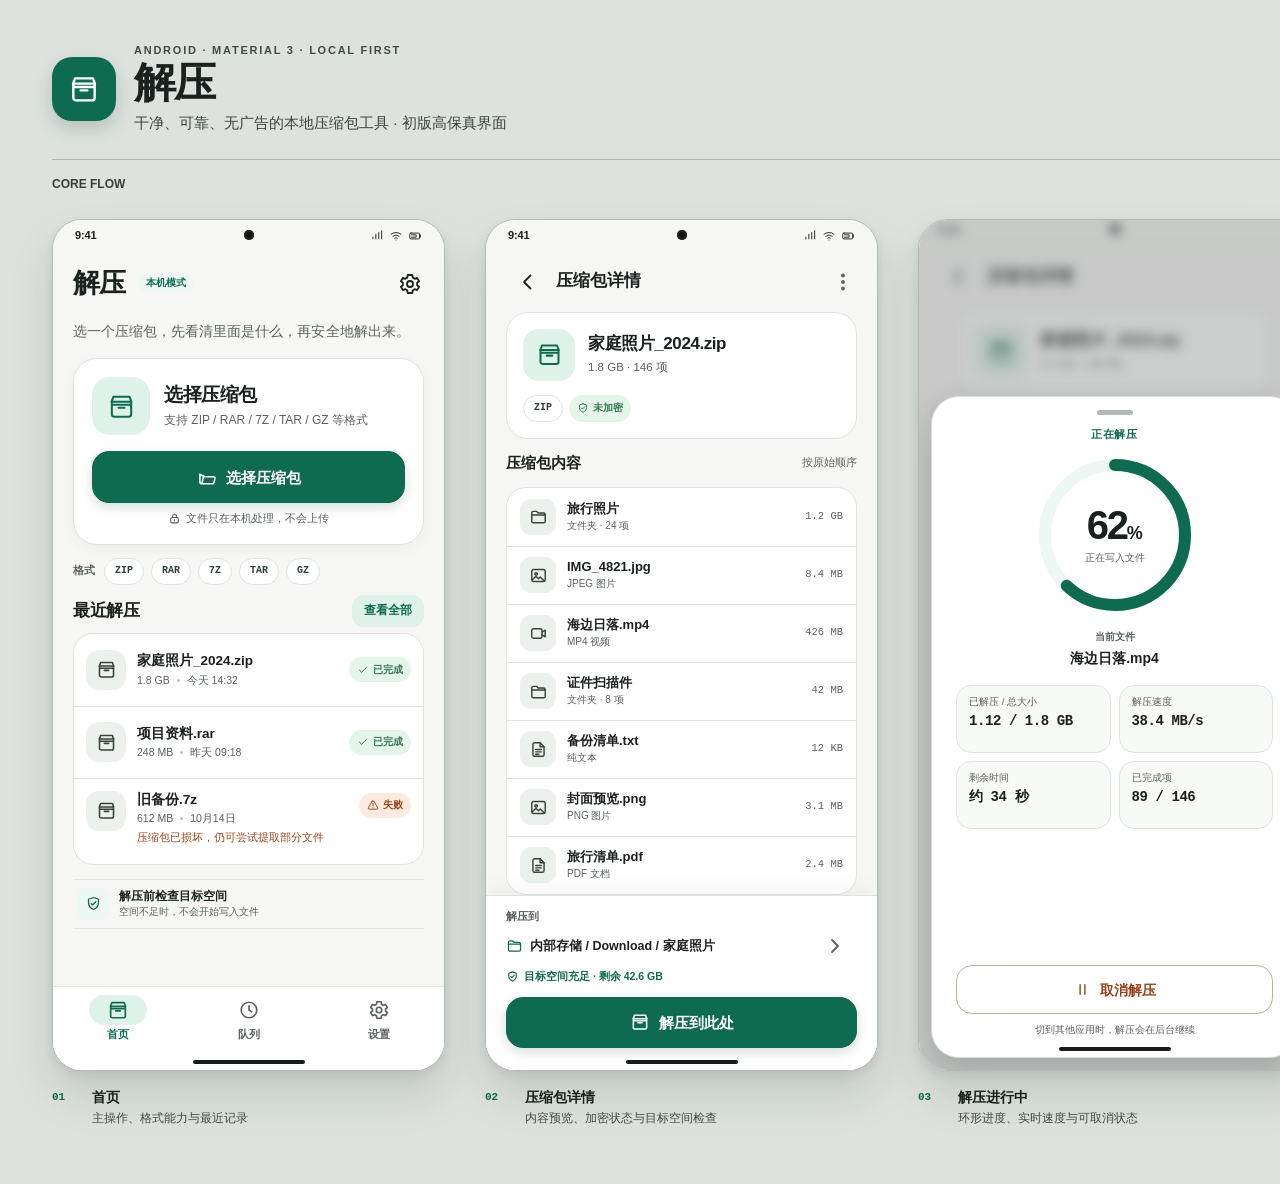
<file: design/archive-v1/decompress-android-screens.html>
<!DOCTYPE html>
<html lang="zh-CN">
<head>
  <meta charset="UTF-8">
  <meta name="viewport" content="width=device-width, initial-scale=1.0">
  <meta name="color-scheme" content="light">
  <title>解压 · Android 高保真界面</title>
  <style>
    :root { --bg: oklch(97.48% 0.0028 128.49); --surface: oklch(100% 0 0); --surface-2: oklch(98.15% 0.004 150); --fg: oklch(24.05% 0.0104 163.95); --muted: oklch(48.67% 0.0137 161.64); --border: oklch(91.18% 0.0110 149.85); --outline: oklch(81.6% 0.013 158); --accent: oklch(47.03% 0.0926 166.26); --accent-hover: oklch(41.2% 0.086 166.26); --accent-soft: oklch(94.4% 0.025 166.26); --accent-faint: oklch(96.8% 0.012 166.26); --warning: oklch(60.45% 0.1414 46.33); --warning-ink: oklch(49.13% 0.1278 42.97); --warning-hover: oklch(54.4% 0.132 46.33); --warning-soft: oklch(95.4% 0.029 46.33); --success: oklch(52% 0.09 157); --success-soft: oklch(95.4% 0.023 157); --board: oklch(90.8% 0.008 150); --font: "Noto Sans SC", "Roboto", "PingFang SC", "Microsoft YaHei", sans-serif; --mono: "Roboto Mono", "SFMono-Regular", Consolas, monospace; } * { box-sizing: border-box; } html { background: var(--board); } body { margin: 0; min-width: 100%; background: var(--board); color: var(--fg); font-family: var(--font); -webkit-font-smoothing: antialiased; text-rendering: optimizeLegibility; } button, input { font: inherit; } button { cursor: pointer; } .icon { width: 24px; height: 24px; flex: 0 0 auto; fill: none; stroke: currentColor; stroke-width: 1.8; stroke-linecap: round; stroke-linejoin: round; } .svg-sprite { position: absolute; width: 0; height: 0; overflow: hidden; } :focus-visible { outline: 3px solid var(--accent); outline-offset: 2px; } .board { width: max-content; min-width: 100%; padding: 44px 52px 58px; } .board-head { display: flex; justify-content: space-between; align-items: flex-end; gap: 48px; padding-bottom: 24px; border-bottom: 1px solid oklch(76.5% 0.014 150); } .brand-lockup { display: flex; align-items: center; gap: 18px; } .brand-mark { width: 64px; height: 64px; border-radius: 20px; background: var(--accent); color: var(--surface); display: grid; place-items: center; box-shadow: 0 8px 18px oklch(28% 0.05 166 / 0.18); } .brand-mark .icon { width: 32px; height: 32px; } .eyebrow { margin: 0 0 5px; font-size: 11px; line-height: 1.2; letter-spacing: 0.16em; font-weight: 700; color: oklch(40% 0.012 160); } .board-title { margin: 0; font-size: 42px; line-height: 1; font-weight: 750; letter-spacing: -0.04em; } .board-subtitle { margin: 8px 0 0; color: oklch(38% 0.012 160); font-size: 15px; line-height: 1.5; } .board-meta { display: grid; justify-items: end; gap: 6px; text-align: right; color: oklch(37% 0.012 160); font-size: 12px; line-height: 1.4; } .board-meta strong { color: var(--fg); font-family: var(--mono); font-size: 13px; letter-spacing: -0.02em; } .board-rule { display: flex; justify-content: space-between; align-items: center; margin: 16px 0 26px; color: oklch(36% 0.012 160); font-size: 12px; font-weight: 600; } .board-rule span:nth-child(2) { letter-spacing: 0.02em; } .board-row { display: flex; align-items: flex-start; gap: 40px; } .shot { flex: 0 0 393px; } .phone-caption { display: flex; align-items: flex-start; gap: 12px; margin-top: 18px; } .caption-index { min-width: 28px; padding-top: 2px; font-family: var(--mono); font-size: 11px; font-weight: 700; color: var(--accent); } .caption-copy strong { display: block; font-size: 14px; line-height: 1.25; font-weight: 750; color: var(--fg); } .caption-copy span { display: block; margin-top: 4px; color: oklch(41% 0.012 160); font-size: 12px; line-height: 1.35; } .device { width: 393px; height: 852px; position: relative; overflow: hidden; border: 1px solid oklch(78% 0.012 160); border-radius: 30px; background: var(--bg); box-shadow: 0 24px 44px oklch(22% 0.012 160 / 0.13), 0 4px 10px oklch(22% 0.012 160 / 0.08); } .screen { position: absolute; inset: 0; overflow: hidden; background: var(--bg); } .statusbar { position: relative; z-index: 40; height: 32px; padding: 0 22px; display: flex; align-items: center; justify-content: space-between; color: var(--fg); font-size: 11px; line-height: 1; font-weight: 650; letter-spacing: -0.01em; } .camera-dot { position: absolute; top: 10px; left: 50%; width: 10px; height: 10px; border-radius: 50%; background: oklch(18% 0.01 160); transform: translateX(-50%); box-shadow: inset 0 0 0 2px oklch(26% 0.012 160); } .sb-icons { display: flex; align-items: center; gap: 5px; } .sb-icons .icon { width: 14px; height: 14px; stroke-width: 1.6; } .app-shell { position: absolute; inset: 32px 0 0; display: flex; flex-direction: column; background: var(--bg); } .appbar { height: 64px; padding: 0 12px 0 20px; display: flex; align-items: center; justify-content: space-between; flex: 0 0 auto; background: var(--bg); } .appbar.compact { height: 60px; } .appbar-left { display: flex; align-items: center; min-width: 0; gap: 6px; } .appbar-title { margin: 0; font-size: 27px; line-height: 1.2; font-weight: 750; letter-spacing: -0.045em; } .appbar-subtitle { margin-left: 7px; padding: 4px 8px 5px; border-radius: 999px; background: var(--accent-faint); color: var(--accent); font-size: 10px; line-height: 1; font-weight: 700; } .back-title { min-width: 0; font-size: 17px; line-height: 1.2; font-weight: 650; white-space: nowrap; overflow: hidden; text-overflow: ellipsis; } .icon-btn { width: 44px; height: 44px; padding: 0; border: 0; border-radius: 50%; display: grid; place-items: center; background: transparent; color: var(--fg); transition: background-color 160ms ease, transform 120ms ease; } .icon-btn:hover { background: oklch(93.6% 0.008 150); } .icon-btn:active { transform: scale(0.96); } .icon-btn.quiet { color: var(--muted); } .icon-btn.quiet:hover { color: var(--fg); } .content-area { min-height: 0; flex: 1; overflow: hidden; } .home-main { padding: 4px 20px 92px; } .home-lede { margin: 0; color: var(--muted); font-size: 14px; line-height: 1.6; letter-spacing: 0.002em; } .hero-card { margin-top: 16px; padding: 18px; border: 1px solid var(--border); border-radius: 24px; background: var(--surface); box-shadow: 0 4px 14px oklch(25% 0.012 160 / 0.045); } .hero-card-head { display: flex; align-items: center; gap: 14px; } .archive-tile { width: 58px; height: 58px; flex: 0 0 58px; display: grid; place-items: center; border-radius: 18px; background: var(--accent-soft); color: var(--accent); } .archive-tile .icon { width: 29px; height: 29px; stroke-width: 1.7; } .hero-card h2 { margin: 0; font-size: 19px; line-height: 1.3; font-weight: 750; letter-spacing: -0.025em; } .hero-card p { margin: 5px 0 0; color: var(--muted); font-size: 12px; line-height: 1.45; } .primary-btn, .tonal-btn, .outline-btn, .text-btn { min-height: 52px; border-radius: 17px; display: inline-flex; align-items: center; justify-content: center; gap: 9px; font-size: 15px; line-height: 1; font-weight: 700; transition: background-color 160ms ease, border-color 160ms ease, transform 120ms ease; } .primary-btn { width: 100%; border: 1px solid var(--accent); background: var(--accent); color: var(--surface); box-shadow: 0 4px 12px oklch(35% 0.06 166 / 0.18); } .primary-btn:hover { background: var(--accent-hover); border-color: var(--accent-hover); } .primary-btn:active, .tonal-btn:active, .outline-btn:active, .text-btn:active { transform: scale(0.985); } .primary-btn .icon { width: 20px; height: 20px; } .hero-card .primary-btn { margin-top: 16px; } .local-note { margin-top: 9px; display: flex; justify-content: center; align-items: center; gap: 5px; color: var(--muted); font-size: 10.5px; line-height: 1.3; } .local-note .icon { width: 13px; height: 13px; stroke-width: 2; } .format-strip { display: flex; align-items: center; gap: 7px; margin-top: 13px; overflow: hidden; } .format-strip .label { margin-right: 2px; color: var(--muted); font-size: 10.5px; font-weight: 650; white-space: nowrap; } .chip { min-height: 27px; padding: 0 10px; border: 1px solid var(--border); border-radius: 999px; display: inline-flex; align-items: center; gap: 4px; background: var(--surface); color: oklch(35% 0.02 163); font-family: var(--mono); font-size: 10px; font-weight: 650; line-height: 1; white-space: nowrap; } .section-head { display: flex; align-items: center; justify-content: space-between; min-height: 44px; margin-top: 4px; } .section-head h2 { margin: 0; font-size: 17px; line-height: 1.25; font-weight: 750; letter-spacing: -0.02em; } .section-head .text-link { min-height: 32px; padding: 0 11px; border: 1px solid transparent; border-radius: 12px; background: var(--accent-soft); color: var(--accent); font-size: 12px; font-weight: 700; transition: background-color 160ms ease, border-color 160ms ease; } .section-head .text-link:hover { background: oklch(91.8% 0.034 166); border-color: oklch(86% 0.045 166); } .recent-card { overflow: hidden; border: 1px solid var(--border); border-radius: 20px; background: var(--surface); } .recent-row { position: relative; min-height: 72px; padding: 10px 12px; display: flex; align-items: center; gap: 11px; } .recent-row + .recent-row { border-top: 1px solid var(--border); } .file-tile { width: 40px; height: 40px; flex: 0 0 40px; display: grid; place-items: center; border-radius: 13px; background: oklch(95.5% 0.007 150); color: oklch(37% 0.016 160); } .file-tile .icon { width: 21px; height: 21px; } .recent-copy { min-width: 0; flex: 1; } .recent-copy strong { display: block; overflow: hidden; color: var(--fg); font-size: 13.5px; line-height: 1.35; font-weight: 650; text-overflow: ellipsis; white-space: nowrap; } .recent-meta { margin-top: 3px; display: flex; align-items: center; gap: 7px; color: var(--muted); font-size: 10.5px; line-height: 1.3; white-space: nowrap; } .meta-dot { width: 3px; height: 3px; border-radius: 50%; background: var(--outline); } .status-chip { min-height: 25px; padding: 0 8px; border-radius: 999px; display: inline-flex; align-items: center; gap: 4px; font-size: 10px; line-height: 1; font-weight: 700; white-space: nowrap; } .status-chip .icon { width: 12px; height: 12px; stroke-width: 2; } .status-chip.success { background: var(--success-soft); color: var(--success); } .status-chip.warning { background: var(--warning-soft); color: var(--warning-ink); } .status-chip.accent { background: var(--accent-soft); color: var(--accent); } .recent-row.failed { min-height: 86px; align-items: flex-start; padding-top: 12px; } .recent-row.failed .status-chip { margin-top: 2px; } .failure-copy { margin-top: 4px; color: var(--warning-ink); font-size: 10.5px; line-height: 1.35; } .bottom-nav { position: absolute; left: 0; right: 0; bottom: 0; z-index: 20; height: 84px; padding: 8px 28px 14px; display: flex; align-items: flex-start; justify-content: space-between; border-top: 1px solid var(--border); background: var(--surface); } .nav-item { min-width: 74px; height: 60px; padding: 0; border: 0; display: grid; justify-items: center; align-content: start; gap: 3px; background: transparent; color: var(--muted); } .nav-indicator { width: 58px; height: 30px; display: grid; place-items: center; border-radius: 999px; transition: background-color 160ms ease; } .nav-item:hover .nav-indicator { background: oklch(94.5% 0.009 150); } .nav-item.active .nav-indicator { background: var(--accent-soft); color: var(--accent); } .nav-item.active { color: var(--accent); } .nav-item .icon { width: 22px; height: 22px; } .nav-item span:last-child { font-size: 10.5px; line-height: 1.2; font-weight: 650; } .gesture-bar { position: absolute; z-index: 45; left: 50%; bottom: 6px; width: 112px; height: 4px; border-radius: 99px; background: oklch(22% 0.01 160); transform: translateX(-50%); } .detail-main { padding: 0 20px 172px; } .summary-card { padding: 16px; border: 1px solid var(--border); border-radius: 22px; background: var(--surface); } .summary-top { display: flex; align-items: center; gap: 13px; } .summary-icon { width: 52px; height: 52px; flex: 0 0 52px; border-radius: 16px; display: grid; place-items: center; background: var(--accent-soft); color: var(--accent); } .summary-icon .icon { width: 27px; height: 27px; } .summary-title { min-width: 0; flex: 1; } .summary-title h2 { margin: 0; overflow: hidden; font-size: 17px; line-height: 1.35; font-weight: 750; letter-spacing: -0.025em; text-overflow: ellipsis; white-space: nowrap; } .summary-title p { margin: 4px 0 0; color: var(--muted); font-size: 11.5px; line-height: 1.35; } .summary-chips { display: flex; gap: 6px; margin-top: 14px; } .detail-section-head { min-height: 48px; display: flex; align-items: center; justify-content: space-between; } .detail-section-head h3 { margin: 0; font-size: 15px; line-height: 1.3; font-weight: 750; } .detail-section-head span { color: var(--muted); font-size: 10.5px; } .content-list { overflow: hidden; border: 1px solid var(--border); border-radius: 20px; background: var(--surface); } .list-item { min-height: 60px; padding: 8px 13px; display: flex; align-items: center; gap: 11px; } .list-item + .list-item { border-top: 1px solid var(--border); } .list-item .file-tile { width: 36px; height: 36px; flex-basis: 36px; border-radius: 11px; } .list-item .file-tile .icon { width: 19px; height: 19px; } .list-copy { min-width: 0; flex: 1; } .list-copy strong { display: block; overflow: hidden; font-size: 13px; line-height: 1.3; font-weight: 600; text-overflow: ellipsis; white-space: nowrap; } .list-copy span { display: block; margin-top: 2px; color: var(--muted); font-size: 10px; line-height: 1.25; } .list-size { color: var(--muted); font-family: var(--mono); font-size: 10.5px; line-height: 1.3; white-space: nowrap; } .detail-actions { position: absolute; z-index: 25; left: 0; right: 0; bottom: 0; padding: 14px 20px 22px; border-top: 1px solid var(--border); background: var(--surface); box-shadow: 0 -8px 20px oklch(20% 0.01 160 / 0.035); } .target-label { margin: 0 0 4px; color: var(--muted); font-size: 10.5px; line-height: 1.2; font-weight: 600; } .target-row { height: 38px; display: flex; align-items: center; gap: 8px; } .target-path { min-width: 0; flex: 1; display: flex; align-items: center; gap: 7px; color: var(--fg); font-size: 12.5px; line-height: 1.3; font-weight: 600; white-space: nowrap; overflow: hidden; text-overflow: ellipsis; } .target-path .icon { width: 17px; height: 17px; color: var(--accent); } .space-check { min-height: 24px; display: flex; align-items: center; gap: 5px; color: var(--accent); font-size: 10.5px; line-height: 1.2; font-weight: 650; } .space-check .icon { width: 13px; height: 13px; stroke-width: 2.1; } .detail-actions .primary-btn { min-height: 51px; margin-top: 8px; } .progress-bg { position: absolute; inset: 0; opacity: 0.67; filter: blur(5.5px); transform: scale(1.015); pointer-events: none; } .progress-bg .summary-card { margin: 0 20px; } .progress-bg .content-list { margin: 0 20px; } .progress-scrim { position: absolute; inset: 0; background: oklch(18% 0.012 160 / 0.2); } .progress-panel { position: absolute; z-index: 15; top: 176px; left: 12px; right: 12px; bottom: 12px; padding: 13px 24px 20px; display: flex; flex-direction: column; align-items: center; overflow: hidden; border: 1px solid oklch(89% 0.01 150); border-radius: 28px; background: var(--surface); box-shadow: 0 18px 38px oklch(18% 0.014 160 / 0.19); } .sheet-handle { width: 36px; height: 5px; flex: 0 0 auto; border-radius: 99px; background: oklch(78% 0.013 155); } .progress-kicker { margin: 13px 0 0; color: var(--accent); font-size: 10.5px; line-height: 1.2; font-weight: 750; letter-spacing: 0.05em; } .ring-wrap { position: relative; width: 170px; height: 170px; margin-top: 10px; display: grid; place-items: center; } .progress-ring { width: 170px; height: 170px; transform: rotate(-90deg); } .ring-track, .ring-value { fill: none; stroke-width: 12; } .ring-track { stroke: var(--accent-faint); } .ring-value { stroke: var(--accent); stroke-linecap: round; } .ring-copy { position: absolute; inset: 0; display: grid; place-content: center; text-align: center; } .ring-copy strong { font-size: 40px; line-height: 1; font-weight: 700; letter-spacing: -0.055em; } .ring-copy strong span { font-size: 18px; font-weight: 650; letter-spacing: -0.02em; } .ring-copy small { margin-top: 6px; color: var(--muted); font-size: 10px; } .current-file { width: 100%; margin-top: 6px; text-align: center; } .current-file span { color: var(--muted); font-size: 10px; line-height: 1.2; font-weight: 600; } .current-file strong { display: block; margin-top: 5px; overflow: hidden; font-size: 14px; line-height: 1.35; font-weight: 700; text-overflow: ellipsis; white-space: nowrap; } .progress-metrics { width: 100%; margin-top: 17px; display: grid; grid-template-columns: 1fr 1fr; gap: 8px; } .metric { min-height: 68px; padding: 10px 12px; border: 1px solid var(--border); border-radius: 15px; background: var(--surface-2); } .metric span { display: block; color: var(--muted); font-size: 9.5px; line-height: 1.2; } .metric strong { display: block; margin-top: 5px; font-family: var(--mono); font-size: 14px; line-height: 1.2; font-weight: 700; letter-spacing: -0.03em; } .cancel-btn { width: 100%; min-height: 49px; margin-top: auto; border: 1px solid oklch(76% 0.045 46); border-radius: 16px; display: inline-flex; align-items: center; justify-content: center; gap: 8px; background: var(--surface); color: var(--warning-ink); font-size: 14px; line-height: 1; font-weight: 700; } .cancel-btn:hover { background: var(--warning-soft); border-color: oklch(68% 0.08 46); } .cancel-btn .icon { width: 19px; height: 19px; } .background-note { margin: 10px 0 0; color: var(--muted); font-size: 9.5px; line-height: 1.3; text-align: center; } .queue-main { padding: 2px 20px 94px; } .queue-summary { min-height: 84px; padding: 14px 10px; display: grid; grid-template-columns: repeat(3, 1fr); border: 1px solid var(--border); border-radius: 22px; background: var(--surface); } .summary-stat { position: relative; display: grid; align-content: center; justify-items: center; gap: 3px; } .summary-stat + .summary-stat::before { content: ""; position: absolute; left: 0; top: 10px; bottom: 10px; width: 1px; background: var(--border); } .summary-stat strong { font-family: var(--mono); font-size: 25px; line-height: 1; font-weight: 700; letter-spacing: -0.05em; } .summary-stat span { color: var(--muted); font-size: 10px; line-height: 1.2; } .summary-stat.running strong { color: var(--accent); } .summary-stat.done strong { color: var(--success); } .queue-head { min-height: 50px; margin-top: 2px; } .queue-head h3 { margin: 0; font-size: 15px; line-height: 1.3; font-weight: 750; } .queue-head span { color: var(--muted); font-size: 10.5px; } .queue-card { overflow: hidden; border: 1px solid var(--border); border-radius: 20px; background: var(--surface); } .queue-row { min-height: 83px; padding: 10px 12px; display: grid; grid-template-columns: 34px minmax(0, 1fr) 44px; column-gap: 9px; align-items: center; } .queue-row + .queue-row { border-top: 1px solid var(--border); } .queue-row .file-tile { width: 34px; height: 34px; flex-basis: 34px; border-radius: 11px; } .queue-row .file-tile .icon { width: 18px; height: 18px; } .queue-copy { min-width: 0; } .queue-title-line { display: flex; align-items: center; justify-content: space-between; gap: 8px; } .queue-title-line strong { min-width: 0; overflow: hidden; font-size: 12.5px; line-height: 1.3; font-weight: 650; text-overflow: ellipsis; white-space: nowrap; } .queue-status { flex: 0 0 auto; font-size: 9.5px; line-height: 1; font-weight: 700; } .queue-status.running { color: var(--accent); } .queue-status.waiting, .queue-status.paused { color: var(--muted); } .queue-status.done { color: var(--success); } .queue-status.failed { color: var(--warning-ink); } .linear-progress { position: relative; height: 4px; margin-top: 8px; overflow: hidden; border-radius: 99px; background: var(--border); } .linear-progress span { position: absolute; inset: 0 auto 0 0; border-radius: inherit; background: var(--accent); } .queue-row.is-paused .linear-progress span { opacity: 0.55; } .queue-row.is-done .linear-progress span { background: var(--success); } .queue-row.is-failed .linear-progress span { background: var(--warning); } .queue-foot { margin-top: 5px; display: flex; align-items: center; justify-content: space-between; color: var(--muted); font-size: 9.5px; line-height: 1.2; } .queue-foot .failure-note { color: var(--warning-ink); } .task-toggle { width: 44px; height: 44px; padding: 0; display: grid; place-items: center; border: 0; border-radius: 50%; background: transparent; color: var(--accent); } .task-toggle:hover { background: var(--accent-soft); } .task-toggle .icon { width: 21px; height: 21px; } .task-toggle.retry { color: var(--warning-ink); } .task-toggle.retry:hover { background: var(--warning-soft); } .task-toggle.complete { color: var(--success); cursor: default; } .task-toggle.complete:hover { background: transparent; } .password-backdrop { opacity: 0.49; filter: blur(4.5px); transform: scale(1.01); } .password-scrim { background: oklch(17% 0.012 160 / 0.39); } .password-sheet { position: absolute; z-index: 20; left: 0; right: 0; bottom: 0; padding: 12px 24px 24px; border-radius: 28px 28px 0 0; background: var(--surface); box-shadow: 0 -20px 44px oklch(16% 0.012 160 / 0.24); } .password-sheet .sheet-handle { margin: 0 auto; } .sheet-icon { width: 46px; height: 46px; margin-top: 15px; border-radius: 15px; display: grid; place-items: center; background: var(--warning-soft); color: var(--warning-ink); } .sheet-icon .icon { width: 24px; height: 24px; } .password-sheet h2 { margin: 13px 0 0; font-size: 22px; line-height: 1.3; font-weight: 750; letter-spacing: -0.035em; } .sheet-file { margin: 6px 0 0; color: var(--muted); font-size: 11.5px; line-height: 1.45; } .sheet-file strong { color: oklch(36% 0.014 160); font-weight: 650; } .field-label { display: block; margin: 17px 0 7px; color: var(--muted); font-size: 10.5px; line-height: 1.2; font-weight: 650; } .password-field { height: 54px; display: flex; align-items: center; gap: 8px; padding: 0 7px 0 14px; border: 1.5px solid var(--warning); border-radius: 15px; background: var(--surface); } .password-field:focus-within { outline: 2px solid var(--warning-ink); outline-offset: 1px; } .password-field > .icon { width: 19px; height: 19px; color: var(--muted); } .password-field input { min-width: 0; flex: 1; border: 0; outline: 0; background: transparent; color: var(--fg); font-family: var(--mono); font-size: 14px; line-height: 1; letter-spacing: 0.08em; } .password-field input::selection { background: var(--accent-soft); } .password-toggle { width: 44px; height: 44px; padding: 0; border: 0; border-radius: 50%; display: grid; place-items: center; background: transparent; color: var(--muted); } .password-toggle:hover { background: oklch(94% 0.009 150); color: var(--fg); } .password-toggle .icon { width: 20px; height: 20px; } .error-text { margin: 6px 0 0; display: flex; align-items: center; gap: 5px; color: var(--warning-ink); font-size: 10.5px; line-height: 1.3; font-weight: 600; } .error-text .icon { width: 13px; height: 13px; stroke-width: 2; } .space-check.sheet-space { margin-top: 11px; padding: 8px 10px; border-radius: 11px; background: var(--accent-faint); } .password-sheet .primary-btn { min-height: 54px; margin-top: 14px; } .sheet-cancel { width: 100%; min-height: 44px; margin-top: 3px; border: 0; display: inline-flex; align-items: center; justify-content: center; background: transparent; color: var(--muted); font-size: 12px; font-weight: 650; } .sheet-cancel:hover { color: var(--fg); } .settings-main { padding: 4px 20px 22px; overflow: hidden; } .settings-section + .settings-section { margin-top: 18px; } .settings-section h2 { margin: 0 0 8px 2px; color: var(--muted); font-size: 10.5px; line-height: 1.2; font-weight: 700; letter-spacing: 0.05em; } .settings-card { overflow: hidden; border: 1px solid var(--border); border-radius: 20px; background: var(--surface); } .settings-row { width: 100%; min-height: 66px; padding: 8px 13px; border: 0; display: flex; align-items: center; gap: 11px; background: var(--surface); color: var(--fg); text-align: left; } button.settings-row:hover { background: oklch(97.2% 0.006 150); } .settings-row + .settings-row { border-top: 1px solid var(--border); } .settings-icon { width: 36px; height: 36px; flex: 0 0 36px; border-radius: 11px; display: grid; place-items: center; background: oklch(95.5% 0.008 150); color: oklch(39% 0.018 160); } .settings-icon .icon { width: 19px; height: 19px; } .settings-copy { min-width: 0; flex: 1; } .settings-copy strong { display: block; font-size: 13px; line-height: 1.3; font-weight: 650; } .settings-copy span { display: block; margin-top: 2px; color: var(--muted); font-size: 10.5px; line-height: 1.3; white-space: nowrap; overflow: hidden; text-overflow: ellipsis; } .settings-value { max-width: 132px; color: var(--muted); font-size: 11.5px; line-height: 1.3; white-space: nowrap; overflow: hidden; text-overflow: ellipsis; } .settings-chevron { width: 18px; height: 18px; color: oklch(61% 0.012 158); } .switch { width: 48px; height: 28px; padding: 2px; border: 1.5px solid var(--outline); border-radius: 999px; background: var(--surface-2); position: relative; transition: background-color 150ms ease, border-color 150ms ease; } .switch::after { content: ""; position: absolute; left: 4px; top: 4px; width: 18px; height: 18px; border-radius: 50%; background: var(--muted); transition: transform 150ms ease, background-color 150ms ease; } .switch[aria-checked="true"] { background: var(--accent); border-color: var(--accent); } .switch[aria-checked="true"]::after { background: var(--surface); transform: translateX(20px); } .settings-footnote { margin-top: 16px; display: flex; justify-content: space-between; align-items: center; color: var(--muted); font-size: 9.5px; line-height: 1.4; } .settings-footnote span:last-child { font-family: var(--mono); } .appendix { width: 292px; flex: 0 0 292px; margin-top: 96px; } .appendix-label { display: flex; align-items: center; gap: 8px; margin-bottom: 12px; color: oklch(38% 0.014 160); font-size: 11px; line-height: 1.2; font-weight: 700; } .appendix-label::before { content: ""; width: 7px; height: 7px; border-radius: 50%; background: var(--warning); } .mini-device { width: 280px; height: 448px; overflow: hidden; border: 1px solid oklch(78% 0.012 160); border-radius: 24px; background: var(--bg); box-shadow: 0 18px 32px oklch(22% 0.012 160 / 0.1); } .mini-appbar { height: 48px; padding: 0 12px 0 14px; display: flex; align-items: center; justify-content: space-between; background: var(--bg); } .mini-appbar strong { font-size: 19px; letter-spacing: -0.04em; } .mini-appbar .icon-btn { width: 36px; height: 36px; } .mini-appbar .icon { width: 20px; height: 20px; } .mini-main { padding: 5px 12px 14px; } .mini-hero { padding: 12px; border: 1px solid var(--border); border-radius: 17px; background: var(--surface); } .mini-hero-head { display: flex; align-items: center; gap: 9px; } .mini-hero .archive-tile { width: 40px; height: 40px; flex-basis: 40px; border-radius: 13px; } .mini-hero .archive-tile .icon { width: 21px; height: 21px; } .mini-hero strong { display: block; font-size: 12px; line-height: 1.3; } .mini-hero small { display: block; margin-top: 3px; color: var(--muted); font-size: 8px; line-height: 1.3; } .mini-cta { width: 100%; min-height: 38px; margin-top: 10px; border: 0; border-radius: 12px; background: var(--accent); color: var(--surface); font-size: 10.5px; font-weight: 700; } .mini-section { margin: 13px 1px 7px; display: flex; align-items: center; justify-content: space-between; font-size: 11px; font-weight: 750; } .mini-section span:last-child { color: var(--muted); font-size: 8px; font-weight: 500; } .mini-empty { height: 204px; padding: 25px 18px; border: 1px solid var(--border); border-radius: 17px; display: flex; flex-direction: column; align-items: center; text-align: center; background: var(--surface); } .empty-icon { width: 50px; height: 50px; border-radius: 16px; display: grid; place-items: center; background: var(--accent-faint); color: var(--accent); } .empty-icon .icon { width: 25px; height: 25px; } .mini-empty strong { margin-top: 14px; font-size: 12px; line-height: 1.4; } .mini-empty p { max-width: 154px; margin: 5px 0 0; color: var(--muted); font-size: 9px; line-height: 1.55; } .mini-empty .text-btn { min-height: 34px; margin-top: 13px; padding: 0 12px; border: 1px solid var(--border); border-radius: 11px; background: var(--surface); color: var(--accent); font-size: 9px; } .appendix .phone-caption { margin-top: 14px; } .appendix .caption-copy strong { font-size: 13px; } @media (max-width: 720px) { .board { padding: 28px 20px 44px; } .board-head { display: block; } .board-meta { justify-items: start; text-align: left; margin-top: 18px; } .board-rule { gap: 20px; } .board-rule span:nth-child(2) { display: none; } } @media (prefers-reduced-motion: reduce) { *, *::before, *::after { transition-duration: 0.01ms !important; } }
    .assurance-band {
      margin-top: 14px;
      min-height: 48px;
      padding: 8px 4px;
      display: flex;
      align-items: center;
      gap: 10px;
      border-top: 1px solid var(--border);
      border-bottom: 1px solid var(--border);
    }
    .assurance-icon {
      width: 32px;
      height: 32px;
      flex: 0 0 32px;
      display: grid;
      place-items: center;
      border-radius: 10px;
      background: var(--accent-faint);
      color: var(--accent);
    }
    .assurance-icon .icon { width: 17px; height: 17px; }
    .assurance-copy { min-width: 0; flex: 1; }
    .assurance-copy strong { display: block; font-size: 11.5px; line-height: 1.3; font-weight: 650; }
    .assurance-copy span { display: block; margin-top: 2px; color: var(--muted); font-size: 9.5px; line-height: 1.35; }
    .queue-session, .local-security-card {
      margin-top: 12px;
      padding: 10px 12px;
      display: flex;
      align-items: center;
      gap: 10px;
      border: 1px solid var(--border);
      border-radius: 16px;
      background: var(--surface);
    }
    .local-security-card { margin-top: 18px; background: var(--accent-faint); border-color: oklch(88% 0.023 166); }
    .local-security-card .assurance-icon { background: var(--surface); }
    .list-item { min-height: 58px; }
  </style>
</head>
<body>
  <svg class="svg-sprite" aria-hidden="true" xmlns="http://www.w3.org/2000/svg">
    <symbol id="i-archive" viewBox="0 0 24 24"><path d="M4 8h16v10.5a2 2 0 0 1-2 2H6a2 2 0 0 1-2-2V8Z"/><path d="m3.8 8 1.5-4h13.4l1.5 4M4.5 10.5h15M9.5 13h5"/></symbol>
    <symbol id="i-folder" viewBox="0 0 24 24"><path d="M3.5 7.5a2 2 0 0 1 2-2h4l2 2h7a2 2 0 0 1 2 2v8.5a2 2 0 0 1-2 2h-13a2 2 0 0 1-2-2V7.5Z"/><path d="M3.5 10h17"/></symbol>
    <symbol id="i-folder-open" viewBox="0 0 24 24"><path d="M3.5 8.5v9.9a1.8 1.8 0 0 0 1.8 1.8h13.4a1.7 1.7 0 0 0 1.6-1.3l1.2-5.2a1.7 1.7 0 0 0-1.7-2.1H8l-2.2-2H5.3a1.8 1.8 0 0 0-1.8 1.8Z"/><path d="M8 10.1 6.2 18.8"/></symbol>
    <symbol id="i-file" viewBox="0 0 24 24"><path d="M14 3.5H7a2 2 0 0 0-2 2v13a2 2 0 0 0 2 2h10a2 2 0 0 0 2-2V8.5l-5-5Z"/><path d="M14 3.5v5h5M8.5 13h7M8.5 16.5h5"/></symbol>
    <symbol id="i-image" viewBox="0 0 24 24"><rect x="3.5" y="4.5" width="17" height="15" rx="2.5"/><circle cx="9" cy="10" r="1.5"/><path d="m4.5 17 4.2-4.2 3.2 3.2 2.2-2.2 5.4 5.2"/></symbol>
    <symbol id="i-video" viewBox="0 0 24 24"><rect x="3.5" y="6" width="13" height="12" rx="2.2"/><path d="m16.5 10.2 4-2.4v8.4l-4-2.4"/></symbol>
    <symbol id="i-text" viewBox="0 0 24 24"><path d="M14 3.5H7a2 2 0 0 0-2 2v13a2 2 0 0 0 2 2h10a2 2 0 0 0 2-2V8.5l-5-5Z"/><path d="M14 3.5v5h5M8.5 12h7M8.5 15h7M8.5 18h4"/></symbol>
    <symbol id="i-settings" viewBox="0 0 24 24"><circle cx="12" cy="12" r="3"/><path d="M19.1 13.2a7.7 7.7 0 0 0 0-2.4l2-1.5-2-3.4-2.4 1a8 8 0 0 0-2-1.2L14.4 3h-4.8l-.3 2.7a8 8 0 0 0-2 1.2l-2.4-1-2 3.4 2 1.5a7.7 7.7 0 0 0 0 2.4l-2 1.5 2 3.4 2.4-1a8 8 0 0 0 2 1.2l.3 2.7h4.8l.3-2.7a8 8 0 0 0 2-1.2l2.4 1 2-3.4-2-1.5Z"/></symbol>
    <symbol id="i-clock" viewBox="0 0 24 24"><circle cx="12" cy="12" r="8.5"/><path d="M12 7.5V12l3 2"/></symbol>
    <symbol id="i-check" viewBox="0 0 24 24"><path d="m5 12.5 4.2 4L19 7"/></symbol>
    <symbol id="i-check-circle" viewBox="0 0 24 24"><circle cx="12" cy="12" r="8.5"/><path d="m8.2 12.3 2.5 2.5 5.2-5.6"/></symbol>
    <symbol id="i-alert" viewBox="0 0 24 24"><path d="M10.4 4.3 2.8 17.5a1.9 1.9 0 0 0 1.6 2.8h15.2a1.9 1.9 0 0 0 1.6-2.8L13.6 4.3a1.8 1.8 0 0 0-3.2 0Z"/><path d="M12 9v4.2M12 16.8h.01"/></symbol>
    <symbol id="i-chevron" viewBox="0 0 24 24"><path d="m9 6 6 6-6 6"/></symbol>
    <symbol id="i-back" viewBox="0 0 24 24"><path d="m14.5 5.5-6.5 6.5 6.5 6.5"/></symbol>
    <symbol id="i-more" viewBox="0 0 24 24"><circle cx="12" cy="5.5" r="1"/><circle cx="12" cy="12" r="1"/><circle cx="12" cy="18.5" r="1"/></symbol>
    <symbol id="i-lock" viewBox="0 0 24 24"><rect x="5" y="10" width="14" height="10" rx="2.5"/><path d="M8.5 10V7.5a3.5 3.5 0 0 1 7 0V10M12 14v2.5"/></symbol>
    <symbol id="i-eye" viewBox="0 0 24 24"><path d="M2.8 12s3.2-5.5 9.2-5.5 9.2 5.5 9.2 5.5-3.2 5.5-9.2 5.5S2.8 12 2.8 12Z"/><circle cx="12" cy="12" r="2.6"/></symbol>
    <symbol id="i-eye-off" viewBox="0 0 24 24"><path d="M3 3.5 20.5 21M9.8 6.8A10.4 10.4 0 0 1 12 6.5c6 0 9.2 5.5 9.2 5.5a16 16 0 0 1-2.8 3.5M6.4 8.3A16.2 16.2 0 0 0 2.8 12s3.2 5.5 9.2 5.5c1.2 0 2.3-.2 3.3-.6"/><path d="M10.2 10.3a2.6 2.6 0 0 0 3.4 3.4"/></symbol>
    <symbol id="i-pause" viewBox="0 0 24 24"><path d="M9 6v12M15 6v12"/></symbol>
    <symbol id="i-play" viewBox="0 0 24 24"><path d="m8.5 5.5 10 6.5-10 6.5v-13Z"/></symbol>
    <symbol id="i-refresh" viewBox="0 0 24 24"><path d="M20 7v5h-5M4 17v-5h5"/><path d="M18.2 9A7.5 7.5 0 0 0 5 7.7L4 12M5.8 15A7.5 7.5 0 0 0 19 16.3l1-4.3"/></symbol>
    <symbol id="i-shield" viewBox="0 0 24 24"><path d="M12 3.5 19 6v5.3c0 4.4-2.8 7.4-7 9.2-4.2-1.8-7-4.8-7-9.2V6l7-2.5Z"/><path d="m8.8 12 2.1 2.1 4.4-4.5"/></symbol>
    <symbol id="i-wifi" viewBox="0 0 24 24"><path d="M3.5 9a13 13 0 0 1 17 0M6.5 12.4a8.5 8.5 0 0 1 11 0M9.6 15.7a3.8 3.8 0 0 1 4.8 0M12 19h.01"/></symbol>
    <symbol id="i-signal" viewBox="0 0 24 24"><path d="M5 17v-3M10 17V9M15 17V6M20 17V3"/></symbol>
    <symbol id="i-battery" viewBox="0 0 24 24"><rect x="3" y="7" width="17" height="10" rx="2"/><path d="M20 10h1.2v4H20M6 10h8v4H6"/></symbol>
  </svg>

  <main class="board" aria-label="解压 Android 高保真设计画板">
    <header class="board-head">
      <div class="brand-lockup">
        <div class="brand-mark"><svg class="icon" aria-hidden="true"><use href="#i-archive"/></svg></div>
        <div>
          <p class="eyebrow">ANDROID · MATERIAL 3 · LOCAL FIRST</p>
          <h1 class="board-title">解压</h1>
          <p class="board-subtitle">干净、可靠、无广告的本地压缩包工具 · 初版高保真界面</p>
        </div>
      </div>
      <div class="board-meta">
        <span>LIGHT THEME · 393 × 852 DP</span>
        <strong>6 CORE SCREENS + EMPTY STATE</strong>
        <span>Deep Teal #0F6B4F / Warm Orange #C4622D</span>
      </div>
    </header>
    <div class="board-rule" aria-hidden="true">
      <span>CORE FLOW</span>
      <span>选择压缩包 → 查看内容 → 安全解压 → 完成</span>
      <span>横向滚动查看 6 屏 →</span>
    </div>

    <div class="board-row">
      <article class="shot" aria-labelledby="caption-home">
        <section class="device" id="home-screen" data-od-id="home-screen" aria-label="首页手机画面">
          <div class="screen">
            <div class="statusbar" aria-hidden="true">
              <span>9:41</span><span class="camera-dot"></span>
              <span class="sb-icons">
                <svg class="icon"><use href="#i-signal"/></svg>
                <svg class="icon"><use href="#i-wifi"/></svg>
                <svg class="icon"><use href="#i-battery"/></svg>
              </span>
            </div>
            <div class="app-shell">
              <header class="appbar" data-m3="TopAppBar" data-od-id="home-top-app-bar">
                <div class="appbar-left">
                  <h1 class="appbar-title" data-od-id="home-title">解压</h1>
                  <span class="appbar-subtitle">本机模式</span>
                </div>
                <button class="icon-btn" type="button" aria-label="打开设置" title="设置" data-od-id="home-settings-button">
                  <svg class="icon" aria-hidden="true"><use href="#i-settings"/></svg>
                </button>
              </header>
              <main class="content-area home-main" data-od-id="home-content">
                <p class="home-lede">选一个压缩包，先看清里面是什么，再安全地解出来。</p>
                <section class="hero-card" data-m3="Card" data-od-id="home-main-action-card">
                  <div class="hero-card-head">
                    <div class="archive-tile"><svg class="icon" aria-hidden="true"><use href="#i-archive"/></svg></div>
                    <div>
                      <h2>选择压缩包</h2>
                      <p>支持 ZIP / RAR / 7Z / TAR / GZ 等格式</p>
                    </div>
                  </div>
                  <button class="primary-btn" type="button" data-m3="FilledButton" data-od-id="home-select-archive-button">
                    <svg class="icon" aria-hidden="true"><use href="#i-folder-open"/></svg>
                    选择压缩包
                  </button>
                  <div class="local-note">
                    <svg class="icon" aria-hidden="true"><use href="#i-lock"/></svg>
                    文件只在本机处理，不会上传
                  </div>
                </section>
                <div class="format-strip" aria-label="支持的压缩格式" data-od-id="home-format-chips">
                  <span class="label">格式</span>
                  <span class="chip">ZIP</span><span class="chip">RAR</span><span class="chip">7Z</span><span class="chip">TAR</span><span class="chip">GZ</span>
                </div>
                <div class="section-head">
                  <h2>最近解压</h2>
                  <button class="text-link" type="button" data-m3="FilledTonalButton" data-od-id="home-recent-view-all">查看全部</button>
                </div>
                <section class="recent-card" aria-label="最近解压记录" data-od-id="home-recent-list">
                  <div class="recent-row" data-od-id="recent-family-photos">
                    <div class="file-tile"><svg class="icon" aria-hidden="true"><use href="#i-archive"/></svg></div>
                    <div class="recent-copy">
                      <strong>家庭照片_2024.zip</strong>
                      <div class="recent-meta"><span>1.8 GB</span><span class="meta-dot"></span><span>今天 14:32</span></div>
                    </div>
                    <span class="status-chip success"><svg class="icon"><use href="#i-check"/></svg>已完成</span>
                  </div>
                  <div class="recent-row" data-od-id="recent-project-files">
                    <div class="file-tile"><svg class="icon" aria-hidden="true"><use href="#i-archive"/></svg></div>
                    <div class="recent-copy">
                      <strong>项目资料.rar</strong>
                      <div class="recent-meta"><span>248 MB</span><span class="meta-dot"></span><span>昨天 09:18</span></div>
                    </div>
                    <span class="status-chip success"><svg class="icon"><use href="#i-check"/></svg>已完成</span>
                  </div>
                  <div class="recent-row failed" data-od-id="recent-old-backup">
                    <div class="file-tile"><svg class="icon" aria-hidden="true"><use href="#i-archive"/></svg></div>
                    <div class="recent-copy">
                      <strong>旧备份.7z</strong>
                      <div class="recent-meta"><span>612 MB</span><span class="meta-dot"></span><span>10月14日</span></div>
                      <div class="failure-copy">压缩包已损坏，仍可尝试提取部分文件</div>
                    </div>
                    <span class="status-chip warning"><svg class="icon"><use href="#i-alert"/></svg>失败</span>
                  </div>
                </section>
                <div class="assurance-band" data-od-id="home-space-assurance">
                  <span class="assurance-icon"><svg class="icon"><use href="#i-shield"/></svg></span>
                  <div class="assurance-copy"><strong>解压前检查目标空间</strong><span>空间不足时，不会开始写入文件</span></div>
                </div>
              </main>
              <nav class="bottom-nav" aria-label="主导航" data-m3="NavigationBar" data-od-id="home-navigation-bar">
                <button class="nav-item active" type="button" aria-current="page">
                  <span class="nav-indicator"><svg class="icon" aria-hidden="true"><use href="#i-archive"/></svg></span><span>首页</span>
                </button>
                <button class="nav-item" type="button">
                  <span class="nav-indicator"><svg class="icon" aria-hidden="true"><use href="#i-clock"/></svg></span><span>队列</span>
                </button>
                <button class="nav-item" type="button">
                  <span class="nav-indicator"><svg class="icon" aria-hidden="true"><use href="#i-settings"/></svg></span><span>设置</span>
                </button>
              </nav>
            </div>
            <div class="gesture-bar" aria-hidden="true"></div>
          </div>
        </section>
        <div class="phone-caption" id="caption-home">
          <span class="caption-index">01</span>
          <div class="caption-copy"><strong>首页</strong><span>主操作、格式能力与最近记录</span></div>
        </div>
      </article>

      <article class="shot" aria-labelledby="caption-detail">
        <section class="device" id="detail-screen" data-od-id="detail-screen" aria-label="压缩包详情手机画面">
          <div class="screen">
            <div class="statusbar" aria-hidden="true">
              <span>9:41</span><span class="camera-dot"></span>
              <span class="sb-icons">
                <svg class="icon"><use href="#i-signal"/></svg><svg class="icon"><use href="#i-wifi"/></svg><svg class="icon"><use href="#i-battery"/></svg>
              </span>
            </div>
            <div class="app-shell">
              <header class="appbar compact" data-m3="TopAppBar" data-od-id="detail-top-app-bar">
                <div class="appbar-left">
                  <button class="icon-btn" type="button" aria-label="返回首页" data-od-id="detail-back-button"><svg class="icon"><use href="#i-back"/></svg></button>
                  <span class="back-title">压缩包详情</span>
                </div>
                <button class="icon-btn quiet" type="button" aria-label="更多操作" data-od-id="detail-more-button"><svg class="icon"><use href="#i-more"/></svg></button>
              </header>
              <main class="content-area detail-main" data-od-id="detail-content">
                <section class="summary-card" data-m3="Card" data-od-id="detail-file-summary">
                  <div class="summary-top">
                    <div class="summary-icon"><svg class="icon"><use href="#i-archive"/></svg></div>
                    <div class="summary-title">
                      <h2>家庭照片_2024.zip</h2>
                      <p>1.8 GB · 146 项</p>
                    </div>
                  </div>
                  <div class="summary-chips">
                    <span class="chip">ZIP</span>
                    <span class="status-chip success"><svg class="icon"><use href="#i-shield"/></svg>未加密</span>
                  </div>
                </section>
                <div class="detail-section-head"><h3>压缩包内容</h3><span>按原始顺序</span></div>
                <section class="content-list" aria-label="压缩包内容列表" data-od-id="detail-content-list">
                  <div class="list-item" data-od-id="detail-folder-travel-photos">
                    <div class="file-tile"><svg class="icon"><use href="#i-folder"/></svg></div>
                    <div class="list-copy"><strong>旅行照片</strong><span>文件夹 · 24 项</span></div>
                    <span class="list-size">1.2 GB</span>
                  </div>
                  <div class="list-item" data-od-id="detail-file-img-4821">
                    <div class="file-tile"><svg class="icon"><use href="#i-image"/></svg></div>
                    <div class="list-copy"><strong>IMG_4821.jpg</strong><span>JPEG 图片</span></div>
                    <span class="list-size">8.4 MB</span>
                  </div>
                  <div class="list-item" data-od-id="detail-file-sunset-video">
                    <div class="file-tile"><svg class="icon"><use href="#i-video"/></svg></div>
                    <div class="list-copy"><strong>海边日落.mp4</strong><span>MP4 视频</span></div>
                    <span class="list-size">426 MB</span>
                  </div>
                  <div class="list-item" data-od-id="detail-folder-documents">
                    <div class="file-tile"><svg class="icon"><use href="#i-folder"/></svg></div>
                    <div class="list-copy"><strong>证件扫描件</strong><span>文件夹 · 8 项</span></div>
                    <span class="list-size">42 MB</span>
                  </div>
                  <div class="list-item" data-od-id="detail-file-readme">
                    <div class="file-tile"><svg class="icon"><use href="#i-text"/></svg></div>
                    <div class="list-copy"><strong>备份清单.txt</strong><span>纯文本</span></div>
                    <span class="list-size">12 KB</span>
                  </div>
                  <div class="list-item" data-od-id="detail-file-cover-preview">
                    <div class="file-tile"><svg class="icon"><use href="#i-image"/></svg></div>
                    <div class="list-copy"><strong>封面预览.png</strong><span>PNG 图片</span></div>
                    <span class="list-size">3.1 MB</span>
                  </div>
                  <div class="list-item" data-od-id="detail-file-travel-list">
                    <div class="file-tile"><svg class="icon"><use href="#i-text"/></svg></div>
                    <div class="list-copy"><strong>旅行清单.pdf</strong><span>PDF 文档</span></div>
                    <span class="list-size">2.4 MB</span>
                  </div>
                </section>
              </main>
              <section class="detail-actions" data-m3="BottomAppBar" data-od-id="detail-bottom-actions">
                <p class="target-label">解压到</p>
                <div class="target-row">
                  <div class="target-path"><svg class="icon"><use href="#i-folder"/></svg><span>内部存储 / Download / 家庭照片</span></div>
                  <button class="icon-btn quiet" type="button" aria-label="更改目标目录"><svg class="icon"><use href="#i-chevron"/></svg></button>
                </div>
                <div class="space-check"><svg class="icon"><use href="#i-shield"/></svg>目标空间充足 · 剩余 42.6 GB</div>
                <button class="primary-btn" type="button" data-m3="FilledButton" data-od-id="detail-extract-button">
                  <svg class="icon"><use href="#i-archive"/></svg>解压到此处
                </button>
              </section>
            </div>
            <div class="gesture-bar" aria-hidden="true"></div>
          </div>
        </section>
        <div class="phone-caption" id="caption-detail">
          <span class="caption-index">02</span>
          <div class="caption-copy"><strong>压缩包详情</strong><span>内容预览、加密状态与目标空间检查</span></div>
        </div>
      </article>

      <article class="shot" aria-labelledby="caption-progress">
        <section class="device" id="progress-screen" data-od-id="progress-screen" aria-label="解压进行中手机画面">
          <div class="screen">
            <div class="progress-bg" aria-hidden="true">
              <div class="statusbar"><span>9:41</span><span class="camera-dot"></span></div>
              <div class="app-shell">
                <header class="appbar compact"><div class="appbar-left"><button class="icon-btn" type="button" tabindex="-1"><svg class="icon"><use href="#i-back"/></svg></button><span class="back-title">压缩包详情</span></div></header>
                <div class="detail-main">
                  <section class="summary-card"><div class="summary-top"><div class="summary-icon"><svg class="icon"><use href="#i-archive"/></svg></div><div class="summary-title"><h2>家庭照片_2024.zip</h2><p>1.8 GB · 146 项</p></div></div></section>
                  <div class="detail-section-head"><h3>压缩包内容</h3></div>
                  <section class="content-list"><div class="list-item"><div class="file-tile"><svg class="icon"><use href="#i-folder"/></svg></div><div class="list-copy"><strong>旅行照片</strong><span>文件夹 · 24 项</span></div><span class="list-size">1.2 GB</span></div><div class="list-item"><div class="file-tile"><svg class="icon"><use href="#i-image"/></svg></div><div class="list-copy"><strong>IMG_4821.jpg</strong><span>JPEG 图片</span></div><span class="list-size">8.4 MB</span></div></section>
                </div>
              </div>
            </div>
            <div class="progress-scrim" aria-hidden="true"></div>
            <section class="progress-panel" role="dialog" aria-modal="true" aria-labelledby="progress-title" data-m3="Dialog" data-od-id="progress-dialog">
              <div class="sheet-handle" aria-hidden="true"></div>
              <p class="progress-kicker">正在解压</p>
              <div class="ring-wrap" role="progressbar" aria-label="解压进度" aria-valuemin="0" aria-valuemax="100" aria-valuenow="62">
                <svg class="progress-ring" viewBox="0 0 170 170" aria-hidden="true">
                  <circle class="ring-track" cx="85" cy="85" r="70"/>
                  <circle class="ring-value" cx="85" cy="85" r="70" stroke-dasharray="439.82" stroke-dashoffset="167.13"/>
                </svg>
                <div class="ring-copy"><strong>62<span>%</span></strong><small id="progress-title">正在写入文件</small></div>
              </div>
              <div class="current-file">
                <span>当前文件</span>
                <strong>海边日落.mp4</strong>
              </div>
              <div class="progress-metrics">
                <div class="metric"><span>已解压 / 总大小</span><strong>1.12 / 1.8 GB</strong></div>
                <div class="metric"><span>解压速度</span><strong>38.4 MB/s</strong></div>
                <div class="metric"><span>剩余时间</span><strong>约 34 秒</strong></div>
                <div class="metric"><span>已完成项</span><strong>89 / 146</strong></div>
              </div>
              <button class="cancel-btn" type="button" data-od-id="progress-cancel-button">
                <svg class="icon"><use href="#i-pause"/></svg>取消解压
              </button>
              <p class="background-note">切到其他应用时，解压会在后台继续</p>
              <div class="gesture-bar" aria-hidden="true"></div>
            </section>
          </div>
        </section>
        <div class="phone-caption" id="caption-progress">
          <span class="caption-index">03</span>
          <div class="caption-copy"><strong>解压进行中</strong><span>环形进度、实时速度与可取消状态</span></div>
        </div>
      </article>

      <article class="shot" aria-labelledby="caption-queue">
        <section class="device" id="queue-screen" data-od-id="queue-screen" aria-label="批量队列手机画面">
          <div class="screen">
            <div class="statusbar" aria-hidden="true">
              <span>9:41</span><span class="camera-dot"></span>
              <span class="sb-icons"><svg class="icon"><use href="#i-signal"/></svg><svg class="icon"><use href="#i-wifi"/></svg><svg class="icon"><use href="#i-battery"/></svg></span>
            </div>
            <div class="app-shell">
              <header class="appbar" data-m3="TopAppBar" data-od-id="queue-top-app-bar">
                <div class="appbar-left">
                  <button class="icon-btn" type="button" aria-label="返回首页"><svg class="icon"><use href="#i-back"/></svg></button>
                  <h1 class="appbar-title">批量队列</h1>
                </div>
                <button class="icon-btn quiet" type="button" aria-label="队列设置"><svg class="icon"><use href="#i-settings"/></svg></button>
              </header>
              <main class="content-area queue-main" data-od-id="queue-content">
                <section class="queue-summary" data-m3="Card" data-od-id="queue-summary-card">
                  <div class="summary-stat running"><strong id="queue-running">2</strong><span>进行中</span></div>
                  <div class="summary-stat"><strong id="queue-waiting">3</strong><span>等待</span></div>
                  <div class="summary-stat done"><strong>8</strong><span>已完成</span></div>
                </section>
                <div class="section-head queue-head">
                  <h3>最近任务</h3>
                  <span>自动按添加顺序处理</span>
                </div>
                <section class="queue-card" aria-label="解压任务列表" data-od-id="queue-task-list">
                  <div class="queue-row" data-queue-origin="running" data-od-id="queue-travel-videos">
                    <div class="file-tile"><svg class="icon"><use href="#i-archive"/></svg></div>
                    <div class="queue-copy">
                      <div class="queue-title-line"><strong>旅行视频合集.zip</strong><span class="queue-status running">解压中</span></div>
                      <div class="linear-progress" data-m3="LinearProgressIndicator" aria-label="进度 48%"><span style="width:48%"></span></div>
                      <div class="queue-foot"><span>48% · 862 MB / 1.7 GB</span><span>约 22 秒</span></div>
                    </div>
                    <button class="task-toggle" type="button" data-od-id="queue-pause-travel-videos" data-state="running" aria-label="暂停旅行视频合集"><svg class="icon"><use href="#i-pause"/></svg></button>
                  </div>
                  <div class="queue-row" data-queue-origin="running" data-od-id="queue-work-files">
                    <div class="file-tile"><svg class="icon"><use href="#i-archive"/></svg></div>
                    <div class="queue-copy">
                      <div class="queue-title-line"><strong>工作资料.rar</strong><span class="queue-status running">解压中</span></div>
                      <div class="linear-progress" data-m3="LinearProgressIndicator" aria-label="进度 21%"><span style="width:21%"></span></div>
                      <div class="queue-foot"><span>21% · 126 MB / 604 MB</span><span>约 18 秒</span></div>
                    </div>
                    <button class="task-toggle" type="button" data-od-id="queue-pause-work-files" data-state="running" aria-label="暂停工作资料"><svg class="icon"><use href="#i-pause"/></svg></button>
                  </div>
                  <div class="queue-row" data-queue-origin="waiting" data-od-id="queue-phone-backup">
                    <div class="file-tile"><svg class="icon"><use href="#i-archive"/></svg></div>
                    <div class="queue-copy">
                      <div class="queue-title-line"><strong>手机相册备份.zip</strong><span class="queue-status waiting">等待</span></div>
                      <div class="linear-progress" data-m3="LinearProgressIndicator" aria-label="等待中，尚未开始"><span style="width:0%"></span></div>
                      <div class="queue-foot"><span>9.4 GB</span><span>排在 1 个任务后</span></div>
                    </div>
                    <button class="task-toggle" type="button" data-od-id="queue-start-phone-backup" data-state="waiting" aria-label="立即开始手机相册备份"><svg class="icon"><use href="#i-play"/></svg></button>
                  </div>
                  <div class="queue-row is-done" data-od-id="queue-study-files">
                    <div class="file-tile"><svg class="icon"><use href="#i-archive"/></svg></div>
                    <div class="queue-copy">
                      <div class="queue-title-line"><strong>学习资料.7z</strong><span class="queue-status done">已完成</span></div>
                      <div class="linear-progress" data-m3="LinearProgressIndicator" aria-label="进度 100%"><span style="width:100%"></span></div>
                      <div class="queue-foot"><span>100% · 312 MB</span><span>今天 09:26</span></div>
                    </div>
                    <button class="task-toggle complete" type="button" aria-label="学习资料已完成" tabindex="-1"><svg class="icon"><use href="#i-check-circle"/></svg></button>
                  </div>
                  <div class="queue-row is-failed" data-od-id="queue-old-drive">
                    <div class="file-tile"><svg class="icon"><use href="#i-archive"/></svg></div>
                    <div class="queue-copy">
                      <div class="queue-title-line"><strong>旧磁盘备份.tar.gz</strong><span class="queue-status failed">失败</span></div>
                      <div class="linear-progress" data-m3="LinearProgressIndicator" aria-label="失败前进度 67%"><span style="width:67%"></span></div>
                      <div class="queue-foot"><span class="failure-note">压缩包已损坏，可尝试部分提取</span></div>
                    </div>
                    <button class="task-toggle retry" type="button" aria-label="重试旧磁盘备份"><svg class="icon"><use href="#i-refresh"/></svg></button>
                  </div>
                </section>
                <div class="queue-session" data-od-id="queue-background-assurance">
                  <span class="assurance-icon"><svg class="icon"><use href="#i-clock"/></svg></span>
                  <div class="assurance-copy"><strong>后台继续处理</strong><span>离开队列页不会中断任务，返回后可继续查看</span></div>
                </div>
              </main>
              <nav class="bottom-nav" aria-label="主导航" data-m3="NavigationBar" data-od-id="queue-navigation-bar">
                <button class="nav-item" type="button"><span class="nav-indicator"><svg class="icon"><use href="#i-archive"/></svg></span><span>首页</span></button>
                <button class="nav-item active" type="button" aria-current="page"><span class="nav-indicator"><svg class="icon"><use href="#i-clock"/></svg></span><span>队列</span></button>
                <button class="nav-item" type="button"><span class="nav-indicator"><svg class="icon"><use href="#i-settings"/></svg></span><span>设置</span></button>
              </nav>
            </div>
            <div class="gesture-bar" aria-hidden="true"></div>
          </div>
        </section>
        <div class="phone-caption" id="caption-queue">
          <span class="caption-index">04</span>
          <div class="caption-copy"><strong>批量队列</strong><span>统计、逐个进度与暂停 / 继续控制</span></div>
        </div>
      </article>

      <article class="shot" aria-labelledby="caption-password">
        <section class="device" id="password-screen" data-od-id="password-screen" aria-label="密码输入手机画面">
          <div class="screen">
            <div class="progress-bg password-backdrop" aria-hidden="true">
              <div class="statusbar"><span>9:41</span><span class="camera-dot"></span></div>
              <div class="app-shell">
                <header class="appbar compact"><div class="appbar-left"><button class="icon-btn" type="button" tabindex="-1"><svg class="icon"><use href="#i-back"/></svg></button><span class="back-title">压缩包详情</span></div></header>
                <div class="detail-main">
                  <section class="summary-card"><div class="summary-top"><div class="summary-icon"><svg class="icon"><use href="#i-archive"/></svg></div><div class="summary-title"><h2>旅行照片_加密.7z</h2><p>824 MB · 92 项</p></div></div><div class="summary-chips"><span class="chip">7Z</span><span class="status-chip warning"><svg class="icon"><use href="#i-lock"/></svg>已加密</span></div></section>
                  <div class="detail-section-head"><h3>压缩包内容</h3></div>
                  <section class="content-list"><div class="list-item"><div class="file-tile"><svg class="icon"><use href="#i-folder"/></svg></div><div class="list-copy"><strong>旅行照片</strong><span>文件夹 · 92 项</span></div><span class="list-size">824 MB</span></div></section>
                </div>
              </div>
            </div>
            <div class="progress-scrim password-scrim" aria-hidden="true"></div>
            <section class="password-sheet" role="dialog" aria-modal="true" aria-labelledby="password-title" data-m3="ModalBottomSheet" data-od-id="password-bottom-sheet">
              <div class="sheet-handle" aria-hidden="true"></div>
              <div class="sheet-icon"><svg class="icon"><use href="#i-lock"/></svg></div>
              <h2 id="password-title">此压缩包已加密</h2>
              <p class="sheet-file"><strong>旅行照片_加密.7z</strong> · 输入密码后将在本机解压。</p>
              <label class="field-label" for="password-field">密码</label>
              <div class="password-field">
                <svg class="icon" aria-hidden="true"><use href="#i-lock"/></svg>
                <input id="password-field" type="password" value="family2024" autocomplete="off" aria-invalid="true" aria-describedby="password-error">
                <button class="password-toggle" type="button" aria-label="显示密码" aria-pressed="false" data-od-id="password-visibility-toggle"><svg class="icon"><use href="#i-eye"/></svg></button>
              </div>
              <p class="error-text" id="password-error"><svg class="icon"><use href="#i-alert"/></svg>密码不正确，请重新输入</p>
              <div class="space-check sheet-space"><svg class="icon"><use href="#i-shield"/></svg>目标空间充足 · 剩余 42.6 GB</div>
              <button class="primary-btn" type="button" data-m3="FilledButton" data-od-id="password-unlock-button"><svg class="icon"><use href="#i-lock"/></svg>解锁并解压</button>
              <button class="sheet-cancel" type="button" data-od-id="password-cancel-button">返回详情</button>
              <div class="gesture-bar" aria-hidden="true"></div>
            </section>
          </div>
        </section>
        <div class="phone-caption" id="caption-password">
          <span class="caption-index">05</span>
          <div class="caption-copy"><strong>密码输入</strong><span>ModalBottomSheet 与具体错误状态</span></div>
        </div>
      </article>

      <article class="shot" aria-labelledby="caption-settings">
        <section class="device" id="settings-screen" data-od-id="settings-screen" aria-label="设置手机画面">
          <div class="screen">
            <div class="statusbar" aria-hidden="true">
              <span>9:41</span><span class="camera-dot"></span>
              <span class="sb-icons"><svg class="icon"><use href="#i-signal"/></svg><svg class="icon"><use href="#i-wifi"/></svg><svg class="icon"><use href="#i-battery"/></svg></span>
            </div>
            <div class="app-shell">
              <header class="appbar" data-m3="TopAppBar" data-od-id="settings-top-app-bar">
                <div class="appbar-left">
                  <button class="icon-btn" type="button" aria-label="返回首页"><svg class="icon"><use href="#i-back"/></svg></button>
                  <h1 class="appbar-title">设置</h1>
                </div>
              </header>
              <main class="content-area settings-main" data-od-id="settings-content">
                <section class="settings-section" data-od-id="settings-storage-section">
                  <h2>保存与解压</h2>
                  <div class="settings-card" data-m3="Card">
                    <button class="settings-row" type="button" data-m3="ListItem" data-od-id="settings-default-location">
                      <span class="settings-icon"><svg class="icon"><use href="#i-folder"/></svg></span>
                      <span class="settings-copy"><strong>默认解压位置</strong><span>选择保存解压文件的位置</span></span>
                      <span class="settings-value">Download</span>
                      <svg class="icon settings-chevron"><use href="#i-chevron"/></svg>
                    </button>
                    <button class="settings-row" type="button" data-m3="ListItem" data-od-id="settings-conflict-policy">
                      <span class="settings-icon"><svg class="icon"><use href="#i-file"/></svg></span>
                      <span class="settings-copy"><strong>同名文件处理</strong><span>安全保留已有文件</span></span>
                      <span class="settings-value">重命名</span>
                      <svg class="icon settings-chevron"><use href="#i-chevron"/></svg>
                    </button>
                    <button class="settings-row" type="button" data-m3="ListItem" data-od-id="settings-filename-encoding">
                      <span class="settings-icon"><svg class="icon"><use href="#i-text"/></svg></span>
                      <span class="settings-copy"><strong>文件名编码</strong><span>自动识别中文文件名</span></span>
                      <span class="settings-value">自动</span>
                      <svg class="icon settings-chevron"><use href="#i-chevron"/></svg>
                    </button>
                  </div>
                </section>
                <section class="settings-section" data-od-id="settings-interface-section">
                  <h2>界面</h2>
                  <div class="settings-card" data-m3="Card">
                    <div class="settings-row" data-m3="ListItem" data-od-id="settings-dark-mode">
                      <span class="settings-icon"><svg class="icon"><use href="#i-clock"/></svg></span>
                      <span class="settings-copy"><strong>深色模式</strong><span>当前跟随浅色主题</span></span>
                      <button class="switch" type="button" role="switch" aria-checked="false" aria-label="深色模式" data-od-id="settings-dark-mode-switch"></button>
                    </div>
                  </div>
                </section>
                <section class="settings-section" data-od-id="settings-about-section">
                  <h2>其他</h2>
                  <div class="settings-card" data-m3="Card">
                    <button class="settings-row" type="button" data-m3="ListItem" data-od-id="settings-about">
                      <span class="settings-icon"><svg class="icon"><use href="#i-shield"/></svg></span>
                      <span class="settings-copy"><strong>关于「解压」</strong><span>隐私说明与开源许可</span></span>
                      <span class="settings-value">版本 1.0.0</span>
                      <svg class="icon settings-chevron"><use href="#i-chevron"/></svg>
                    </button>
                  </div>
                </section>
                <section class="local-security-card" aria-label="本地处理说明" data-od-id="settings-local-privacy-note">
                  <span class="assurance-icon"><svg class="icon"><use href="#i-shield"/></svg></span>
                  <div class="assurance-copy"><strong>文件与密码只在本机处理</strong><span>不上传压缩包内容，也不需要账号</span></div>
                </section>
                <div class="settings-footnote"><span>无广告 · 无账号 · 文件仅在本机处理</span><span>LOCAL / 1.0</span></div>
              </main>
            </div>
            <div class="gesture-bar" aria-hidden="true"></div>
          </div>
        </section>
        <div class="phone-caption" id="caption-settings">
          <span class="caption-index">06</span>
          <div class="caption-copy"><strong>设置</strong><span>位置、冲突策略、编码与深色模式</span></div>
        </div>
      </article>

      <aside class="appendix" aria-labelledby="caption-empty">
        <div class="appendix-label">SUPPLEMENTARY STATE · 首页空状态</div>
        <div class="mini-device" data-od-id="home-empty-state">
          <div class="mini-appbar">
            <strong>解压</strong>
            <button class="icon-btn quiet" type="button" aria-label="设置" tabindex="-1"><svg class="icon"><use href="#i-settings"/></svg></button>
          </div>
          <div class="mini-main">
            <section class="mini-hero">
              <div class="mini-hero-head">
                <div class="archive-tile"><svg class="icon"><use href="#i-archive"/></svg></div>
                <div><strong>从手机中选择压缩包</strong><small>支持 ZIP / RAR / 7Z / TAR / GZ</small></div>
              </div>
              <button class="mini-cta" type="button">选择压缩包</button>
            </section>
            <div class="mini-section"><span>最近解压</span><span>暂无记录</span></div>
            <section class="mini-empty">
              <div class="empty-icon"><svg class="icon"><use href="#i-archive"/></svg></div>
              <strong>还没有解压记录</strong>
              <p>选择一个压缩包，完成后会显示在这里。</p>
              <button class="text-btn" type="button">查看格式说明</button>
            </section>
          </div>
        </div>
        <div class="phone-caption" id="caption-empty">
          <span class="caption-index">＋</span>
          <div class="caption-copy"><strong>首页 · 空状态</strong><span>无最近记录时的引导小样</span></div>
        </div>
      </aside>
    </div>
  </main>

  <script>
    (function () {
      const passwordInput = document.getElementById("password-field");
      const passwordToggle = document.querySelector(".password-toggle");
      if (passwordInput && passwordToggle) {
        passwordToggle.addEventListener("click", function () {
          const shouldShow = passwordInput.type === "password";
          passwordInput.type = shouldShow ? "text" : "password";
          passwordToggle.setAttribute("aria-label", shouldShow ? "隐藏密码" : "显示密码");
          passwordToggle.setAttribute("aria-pressed", String(shouldShow));
          passwordToggle.querySelector("use").setAttribute("href", shouldShow ? "#i-eye-off" : "#i-eye");
        });
      }

      const runningCount = document.getElementById("queue-running");
      const waitingCount = document.getElementById("queue-waiting");
      let runningTotal = Number(runningCount ? runningCount.textContent : 2);
      let waitingTotal = Number(waitingCount ? waitingCount.textContent : 3);

      document.querySelectorAll(".task-toggle[data-state]").forEach(function (button) {
        button.addEventListener("click", function () {
          const row = button.closest(".queue-row");
          const current = button.dataset.state;
          const isRunning = current === "running";
          const next = isRunning ? "paused" : "running";
          button.dataset.state = next;
          row.classList.toggle("is-paused", next === "paused");
          const status = row.querySelector(".queue-status");
          status.className = "queue-status " + (isRunning ? "paused" : "running");
          status.textContent = isRunning ? "已暂停" : "解压中";
          button.setAttribute("aria-label", isRunning ? "继续" + row.querySelector(".queue-title-line strong").textContent : "暂停" + row.querySelector(".queue-title-line strong").textContent);
          button.querySelector("use").setAttribute("href", isRunning ? "#i-play" : "#i-pause");
          runningTotal += isRunning ? -1 : 1;
          waitingTotal += isRunning ? 1 : -1;
          if (runningCount) runningCount.textContent = String(Math.max(0, runningTotal));
          if (waitingCount) waitingCount.textContent = String(Math.max(0, waitingTotal));
        });
      });

      document.querySelectorAll(".switch").forEach(function (toggle) {
        toggle.addEventListener("click", function () {
          const isOn = toggle.getAttribute("aria-checked") === "true";
          toggle.setAttribute("aria-checked", String(!isOn));
          const description = toggle.closest(".settings-row").querySelector(".settings-copy span");
          if (description) description.textContent = isOn ? "当前跟随浅色主题" : "已开启，下次启动时应用";
        });
      });

      try {
        const savedPosition = Number(localStorage.getItem("decompress-board-x") || 0);
        if (savedPosition > 0) requestAnimationFrame(function () { window.scrollTo(savedPosition, 0); });
        let scrollTimer;
        window.addEventListener("scroll", function () {
          clearTimeout(scrollTimer);
          scrollTimer = setTimeout(function () {
            localStorage.setItem("decompress-board-x", String(window.scrollX));
          }, 120);
        }, { passive: true });
      } catch (error) {
        /* Preview sandboxes can disable storage; the board remains fully usable. */
      }
    })();
  </script>
</body>
</html>
</file>
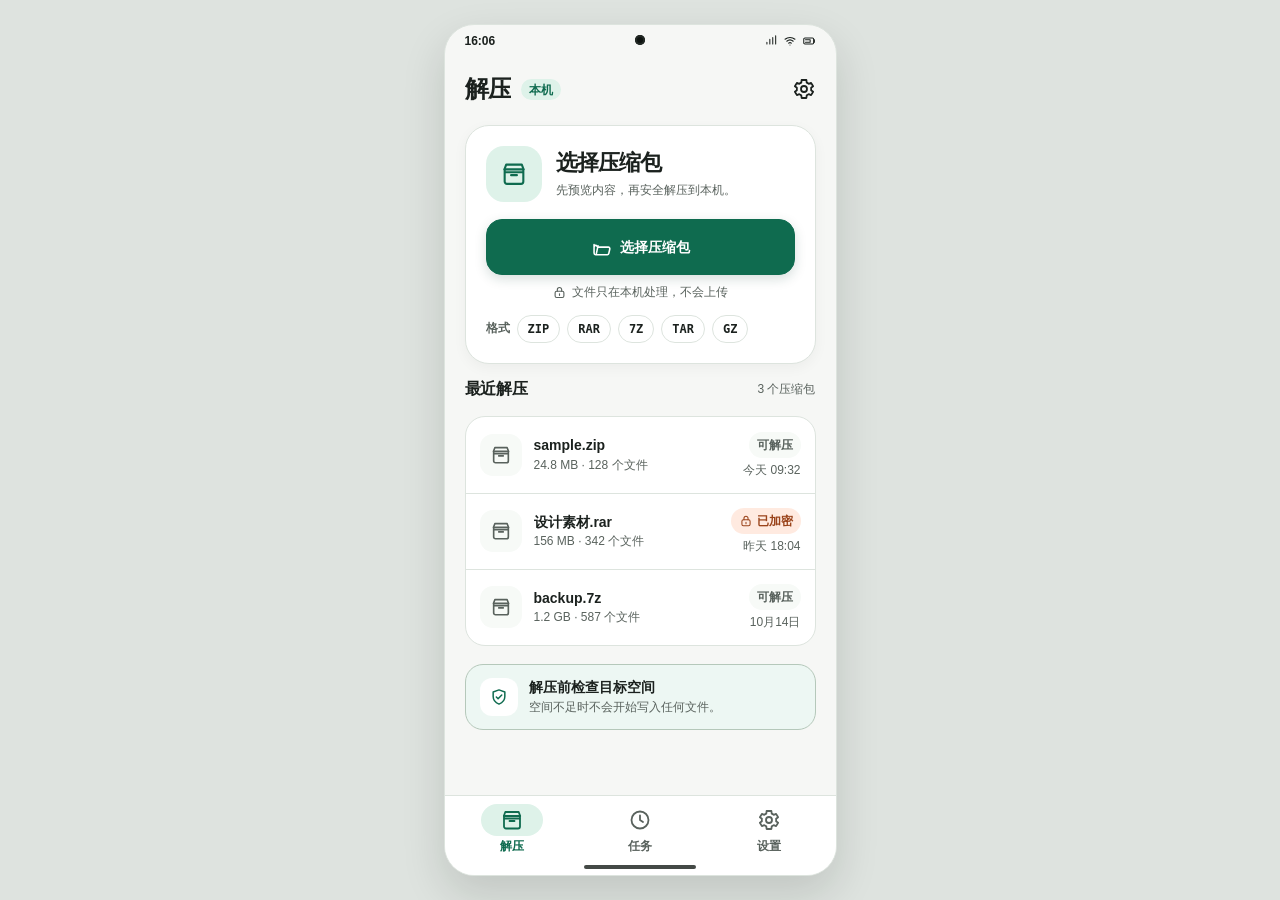
<file: design/archive-v2/decompress-app-v2.html>
<!DOCTYPE html>
<html lang="zh-CN" data-theme="light">
<head>
  <meta charset="UTF-8">
  <meta name="viewport" content="width=device-width, initial-scale=1, viewport-fit=cover">
  <meta name="color-scheme" content="light dark">
  <meta name="theme-color" content="#F6F7F5">
  <title>解压</title>
  <script>
    try {
      const savedTheme = localStorage.getItem("decompress-theme");
      if (savedTheme === "dark") document.documentElement.dataset.theme = "dark";
    } catch (error) {}
  </script>
  <style>
    :root { --bg: oklch(97.48% 0.0028 128.49); --surface: oklch(100% 0 0); --surface-2: oklch(98.15% 0.004 150); --fg: oklch(24.05% 0.0104 163.95); --muted: oklch(48.67% 0.0137 161.64); --border: oklch(91.18% 0.0110 149.85); --outline: oklch(81.6% 0.013 158); --accent: oklch(47.03% 0.0926 166.26); --accent-hover: oklch(41.2% 0.086 166.26); --accent-soft: oklch(94.4% 0.025 166.26); --accent-faint: oklch(96.8% 0.012 166.26); --on-accent: oklch(100% 0 0); --warning: oklch(60.45% 0.1414 46.33); --warning-ink: oklch(49.13% 0.1278 42.97); --warning-soft: oklch(95.4% 0.029 46.33); --success: oklch(52% 0.09 157); --success-soft: oklch(95.4% 0.023 157); --desk: oklch(91.2% 0.008 150); --shadow: 0 18px 44px oklch(18% 0.012 160 / 0.14); --font: "Noto Sans SC", "Roboto", "PingFang SC", "Microsoft YaHei", sans-serif; --mono: "Roboto Mono", "SFMono-Regular", Consolas, monospace; --safe-top: env(safe-area-inset-top, 0px); --safe-bottom: env(safe-area-inset-bottom, 0px); --nav-height: 80px; } html[data-theme="dark"] { --bg: oklch(20.4% 0.009 160); --surface: oklch(24.7% 0.010 160); --surface-2: oklch(27.5% 0.010 160); --fg: oklch(94.2% 0.006 150); --muted: oklch(72.5% 0.009 150); --border: oklch(34.5% 0.012 160); --outline: oklch(46% 0.014 158); --accent: oklch(74% 0.09 166.26); --accent-hover: oklch(79% 0.082 166.26); --accent-soft: oklch(31.5% 0.036 166.26); --accent-faint: oklch(27.5% 0.021 166.26); --on-accent: oklch(17.5% 0.012 160); --warning: oklch(70% 0.13 46.33); --warning-ink: oklch(82% 0.095 46.33); --warning-soft: oklch(29.5% 0.046 46.33); --success: oklch(79% 0.09 157); --success-soft: oklch(29.5% 0.030 157); --desk: oklch(14.5% 0.006 160); --shadow: 0 20px 48px oklch(5% 0.008 160 / 0.44); } * { box-sizing: border-box; } html, body { height: 100%; } body { margin: 0; display: grid; place-items: center; overflow: hidden; background: var(--desk); color: var(--fg); font-family: var(--font); -webkit-font-smoothing: antialiased; text-rendering: optimizeLegibility; } button, input { font: inherit; } button { cursor: pointer; } [hidden] { display: none !important; } .icon { width: 24px; height: 24px; flex: 0 0 auto; fill: none; stroke: currentColor; stroke-width: 1.8; stroke-linecap: round; stroke-linejoin: round; } .svg-sprite { position: absolute; width: 0; height: 0; overflow: hidden; } :focus-visible { outline: 3px solid var(--accent); outline-offset: 2px; } .app { position: relative; width: 393px; height: 852px; max-height: 100dvh; display: flex; flex-direction: column; isolation: isolate; overflow: hidden; border: 1px solid var(--border); border-radius: 30px; background: var(--bg); box-shadow: var(--shadow); transition: background-color 180ms ease, border-color 180ms ease; } .statusbar { position: relative; z-index: 30; height: calc(32px + var(--safe-top)); padding: var(--safe-top) 20px 0; display: flex; align-items: center; justify-content: space-between; flex: 0 0 auto; color: var(--fg); font-size: 12px; line-height: 1; font-weight: 650; } .camera-dot { position: absolute; left: 50%; top: calc(10px + var(--safe-top)); width: 10px; height: 10px; border-radius: 50%; background: oklch(18% 0.01 160); transform: translateX(-50%); box-shadow: inset 0 0 0 2px oklch(27% 0.012 160); } html[data-theme="dark"] .camera-dot { background: oklch(8% 0.006 160); box-shadow: inset 0 0 0 2px oklch(18% 0.01 160); } .status-icons { display: flex; align-items: center; gap: 5px; } .status-icons .icon { width: 14px; height: 14px; stroke-width: 1.8; } .page-host { position: relative; min-height: 0; flex: 1; overflow: hidden; } .page { position: absolute; inset: 0; display: flex; flex-direction: column; overflow: hidden; background: var(--bg); opacity: 0; visibility: hidden; pointer-events: none; transform: translateY(7px); transition: opacity 220ms cubic-bezier(.2, 0, 0, 1), transform 280ms cubic-bezier(.2, 0, 0, 1), visibility 0s linear 280ms; } .page.active { opacity: 1; visibility: visible; pointer-events: auto; transform: translateY(0); transition-delay: 0s; } .top-app-bar { height: 64px; padding: 0 8px; display: flex; align-items: center; justify-content: space-between; gap: 8px; flex: 0 0 auto; background: var(--bg); } .top-app-bar.with-back { padding-left: 4px; } .appbar-cluster { min-width: 0; display: flex; align-items: center; gap: 2px; } .appbar-title { margin: 0; overflow: hidden; color: var(--fg); font-size: 22px; line-height: 1.25; font-weight: 720; letter-spacing: -0.035em; text-overflow: ellipsis; white-space: nowrap; } .home-title { margin-left: 12px; font-size: 24px; } .appbar-kicker { margin-left: 8px; padding: 5px 8px 4px; border-radius: 999px; background: var(--accent-soft); color: var(--accent); font-size: 12px; line-height: 1; font-weight: 650; } .icon-button { width: 48px; height: 48px; padding: 0; border: 0; border-radius: 50%; display: grid; place-items: center; flex: 0 0 48px; background: transparent; color: var(--fg); transition: background-color 150ms ease, transform 120ms ease; } .icon-button:hover { background: color-mix(in oklch, var(--fg) 8%, transparent); } .icon-button:active { transform: scale(0.96); } .page-scroll { min-height: 0; flex: 1; overflow-y: auto; overscroll-behavior: contain; scrollbar-width: none; -webkit-overflow-scrolling: touch; } .page-scroll::-webkit-scrollbar { display: none; } .home-scroll { padding: 4px 20px 24px; } .hero-card { padding: 20px; border: 1px solid var(--border); border-radius: 24px; background: var(--surface); box-shadow: 0 4px 14px oklch(24% 0.012 160 / 0.045); } .hero-head { display: flex; align-items: center; gap: 14px; } .hero-icon, .summary-icon { width: 56px; height: 56px; flex: 0 0 56px; border-radius: 18px; display: grid; place-items: center; background: var(--accent-soft); color: var(--accent); } .hero-icon .icon, .summary-icon .icon { width: 28px; height: 28px; } .hero-copy { min-width: 0; flex: 1; } .hero-copy h1 { margin: 0; font-size: 22px; line-height: 1.25; font-weight: 740; letter-spacing: -0.035em; } .hero-copy p { margin: 5px 0 0; color: var(--muted); font-size: 12px; line-height: 1.45; } .primary-button, .tonal-button, .outline-button, .text-button { min-height: 48px; border-radius: 16px; display: inline-flex; align-items: center; justify-content: center; gap: 8px; font-size: 14px; line-height: 1; font-weight: 700; transition: background-color 150ms ease, border-color 150ms ease, transform 120ms ease; } .primary-button { width: 100%; min-height: 56px; padding: 0 18px; border: 1px solid var(--accent); background: var(--accent); color: var(--on-accent); box-shadow: 0 4px 12px oklch(35% 0.06 166 / 0.17); } .primary-button:hover { background: var(--accent-hover); border-color: var(--accent-hover); } .primary-button:active, .tonal-button:active, .outline-button:active, .text-button:active { transform: scale(0.985); } .primary-button .icon { width: 21px; height: 21px; } .hero-card .primary-button { margin-top: 17px; } .local-note { margin-top: 10px; display: flex; justify-content: center; align-items: center; gap: 5px; color: var(--muted); font-size: 12px; line-height: 1.3; } .local-note .icon { width: 15px; height: 15px; } .format-row { display: flex; align-items: center; gap: 7px; margin-top: 14px; overflow: hidden; } .format-row .label { flex: 0 0 auto; color: var(--muted); font-size: 12px; font-weight: 600; } .chip { min-height: 28px; padding: 0 10px; border: 1px solid var(--border); border-radius: 999px; display: inline-flex; align-items: center; gap: 4px; background: var(--surface); color: var(--fg); font-family: var(--mono); font-size: 12px; font-weight: 650; line-height: 1; white-space: nowrap; } .status-chip { min-height: 26px; padding: 0 8px; border-radius: 999px; display: inline-flex; align-items: center; gap: 4px; font-size: 12px; line-height: 1; font-weight: 650; white-space: nowrap; } .status-chip .icon { width: 14px; height: 14px; } .status-chip.success { background: var(--success-soft); color: var(--success); } .status-chip.warning { background: var(--warning-soft); color: var(--warning-ink); } .status-chip.accent { background: var(--accent-soft); color: var(--accent); } .status-chip.neutral { background: var(--surface-2); color: var(--muted); } .section-heading { min-height: 52px; display: flex; align-items: center; justify-content: space-between; gap: 12px; } .section-heading h2 { margin: 0; font-size: 16px; line-height: 1.3; font-weight: 720; letter-spacing: -0.018em; } .section-heading span { color: var(--muted); font-size: 12px; } .recent-card, .content-card, .task-card, .settings-card { overflow: hidden; border: 1px solid var(--border); border-radius: 20px; background: var(--surface); } .recent-row { width: 100%; min-height: 76px; padding: 12px 14px; border: 0; display: flex; align-items: center; gap: 12px; background: transparent; color: var(--fg); text-align: left; } .recent-row + .recent-row { border-top: 1px solid var(--border); } .recent-row:hover { background: color-mix(in oklch, var(--accent) 5%, var(--surface)); } .file-tile { width: 42px; height: 42px; flex: 0 0 42px; border-radius: 13px; display: grid; place-items: center; background: var(--surface-2); color: var(--muted); } .file-tile .icon { width: 22px; height: 22px; } .recent-copy { min-width: 0; flex: 1; } .recent-copy strong { display: block; overflow: hidden; font-size: 14px; line-height: 1.35; font-weight: 650; text-overflow: ellipsis; white-space: nowrap; } .recent-meta { margin-top: 4px; color: var(--muted); font-size: 12px; line-height: 1.35; white-space: nowrap; } .recent-side { flex: 0 0 auto; display: grid; justify-items: end; gap: 5px; } .recent-side .time { color: var(--muted); font-size: 12px; line-height: 1.2; white-space: nowrap; } .detail-scroll { padding: 0 20px 18px; } .summary-card { padding: 16px; border: 1px solid var(--border); border-radius: 22px; background: var(--surface); } .summary-head { display: flex; align-items: center; gap: 13px; } .summary-icon { width: 52px; height: 52px; flex-basis: 52px; border-radius: 16px; } .summary-icon .icon { width: 26px; height: 26px; } .summary-copy { min-width: 0; flex: 1; } .summary-copy h1 { margin: 0; overflow-wrap: anywhere; font-size: 22px; line-height: 1.35; font-weight: 740; letter-spacing: -0.03em; } .summary-copy p { margin: 5px 0 0; color: var(--muted); font-size: 14px; line-height: 1.4; } .summary-chips { display: flex; flex-wrap: wrap; align-items: center; gap: 7px; margin-top: 14px; } .detail-heading { min-height: 52px; display: flex; align-items: center; justify-content: space-between; } .detail-heading h2 { margin: 0; font-size: 16px; line-height: 1.3; font-weight: 720; } .detail-heading span { color: var(--muted); font-size: 12px; } .content-item { min-height: 58px; padding: 8px 13px; display: flex; align-items: center; gap: 11px; } .content-item + .content-item { border-top: 1px solid var(--border); } .content-item .file-tile { width: 36px; height: 36px; flex-basis: 36px; border-radius: 11px; } .content-item .file-tile .icon { width: 19px; height: 19px; } .content-copy { min-width: 0; flex: 1; } .content-copy strong { display: block; overflow: hidden; font-size: 14px; line-height: 1.3; font-weight: 600; text-overflow: ellipsis; white-space: nowrap; } .content-copy span { display: block; margin-top: 2px; color: var(--muted); font-size: 12px; line-height: 1.25; } .content-size { color: var(--muted); font-family: var(--mono); font-size: 12px; line-height: 1.3; white-space: nowrap; } .detail-actions { flex: 0 0 auto; padding: 13px 20px calc(18px + var(--safe-bottom)); border-top: 1px solid var(--border); background: var(--surface); } .target-label { margin: 0 0 1px; color: var(--muted); font-size: 12px; line-height: 1.2; font-weight: 600; } .target-button { width: 100%; min-height: 48px; padding: 0 10px; border: 0; border-radius: 12px; display: flex; align-items: center; gap: 8px; background: var(--accent-faint); color: var(--fg); text-align: left; transition: background-color 150ms ease; } .target-button:hover { background: var(--accent-soft); } .target-button > .icon { width: 18px; height: 18px; color: var(--accent); } .target-button span { min-width: 0; flex: 1; overflow: hidden; font-size: 14px; line-height: 1.3; font-weight: 600; text-overflow: ellipsis; white-space: nowrap; } .target-button .chevron { color: var(--muted); } .space-check { min-height: 26px; display: flex; align-items: center; gap: 5px; color: var(--accent); font-size: 12px; line-height: 1.3; font-weight: 650; } .space-check .icon { width: 15px; height: 15px; stroke-width: 2; } .detail-actions .primary-button { margin-top: 7px; } .progress-content { min-height: 0; flex: 1; padding: 4px 24px calc(22px + var(--safe-bottom)); overflow-y: auto; scrollbar-width: none; } .progress-content::-webkit-scrollbar { display: none; } .progress-wrap { min-height: 100%; display: flex; flex-direction: column; align-items: center; } .progress-kicker { margin: 0; color: var(--accent); font-size: 12px; line-height: 1.2; font-weight: 720; letter-spacing: 0.06em; } .progress-ring-wrap { position: relative; width: 196px; height: 196px; margin-top: 26px; display: grid; place-items: center; } .progress-ring { width: 196px; height: 196px; transform: rotate(-90deg); } .ring-track, .ring-value { fill: none; stroke-width: 13; } .ring-track { stroke: var(--accent-faint); } .ring-value { stroke: var(--accent); stroke-linecap: round; transition: stroke-dashoffset 90ms linear; } .ring-copy { position: absolute; inset: 0; display: grid; place-content: center; text-align: center; } .ring-copy strong { font-size: 44px; line-height: 1; font-weight: 720; letter-spacing: -0.055em; } .ring-copy strong span { font-size: 20px; font-weight: 650; letter-spacing: -0.02em; } .ring-copy small { margin-top: 6px; color: var(--muted); font-size: 12px; } .current-file { margin-top: 15px; text-align: center; } .current-file span { color: var(--muted); font-size: 12px; } .current-file strong { display: block; margin-top: 5px; max-width: 300px; overflow: hidden; font-size: 16px; line-height: 1.4; font-weight: 680; text-overflow: ellipsis; white-space: nowrap; } .metrics { width: 100%; margin-top: 22px; display: grid; grid-template-columns: 1fr 1fr; gap: 10px; } .metric { min-height: 74px; padding: 12px 14px; border: 1px solid var(--border); border-radius: 16px; background: var(--surface); } .metric span { display: block; color: var(--muted); font-size: 12px; line-height: 1.25; } .metric strong { display: block; margin-top: 6px; font-family: var(--mono); font-size: 16px; line-height: 1.2; font-weight: 700; letter-spacing: -0.025em; } .cancel-button { width: 100%; min-height: 52px; margin-top: auto; border: 1px solid color-mix(in oklch, var(--warning) 56%, transparent); border-radius: 16px; display: inline-flex; align-items: center; justify-content: center; gap: 8px; background: var(--surface); color: var(--warning-ink); font-size: 14px; line-height: 1; font-weight: 700; } .cancel-button:hover { background: var(--warning-soft); } .cancel-button .icon { width: 20px; height: 20px; } .progress-note { margin: 10px 0 0; color: var(--muted); font-size: 12px; line-height: 1.4; text-align: center; } .success-wrap { min-height: 100%; display: flex; flex-direction: column; align-items: center; justify-content: center; text-align: center; } .success-icon { width: 88px; height: 88px; border-radius: 28px; display: grid; place-items: center; background: var(--success-soft); color: var(--success); } .success-icon .icon { width: 44px; height: 44px; stroke-width: 1.9; } .success-wrap h1 { margin: 22px 0 0; font-size: 24px; line-height: 1.3; font-weight: 740; letter-spacing: -0.04em; } .success-wrap p { max-width: 290px; margin: 9px 0 0; color: var(--muted); font-size: 14px; line-height: 1.65; } .success-summary { width: 100%; margin-top: 22px; padding: 14px 16px; border: 1px solid var(--border); border-radius: 18px; background: var(--surface); display: grid; gap: 6px; text-align: left; } .success-summary div { display: flex; justify-content: space-between; gap: 16px; color: var(--muted); font-size: 12px; line-height: 1.45; } .success-summary strong { color: var(--fg); font-weight: 650; text-align: right; } .success-wrap .primary-button { margin-top: 24px; } .tasks-scroll { padding: 4px 20px 22px; } .task-stats { min-height: 96px; padding: 15px 8px; display: grid; grid-template-columns: repeat(3, 1fr); border: 1px solid var(--border); border-radius: 22px; background: var(--surface); } .task-stat { position: relative; display: grid; place-content: center; justify-items: center; gap: 4px; } .task-stat + .task-stat::before { content: ""; position: absolute; left: 0; top: 12px; bottom: 12px; width: 1px; background: var(--border); } .task-stat strong { font-family: var(--mono); font-size: 28px; line-height: 1; font-weight: 700; letter-spacing: -0.055em; } .task-stat span { color: var(--muted); font-size: 12px; line-height: 1.2; } .task-stat.running strong { color: var(--accent); } .task-stat.done strong { color: var(--success); } .task-heading { min-height: 54px; } .task-row { min-height: 92px; padding: 11px 12px; display: grid; grid-template-columns: 38px minmax(0, 1fr) 48px; align-items: center; column-gap: 10px; } .task-row + .task-row { border-top: 1px solid var(--border); } .task-row .file-tile { width: 38px; height: 38px; flex-basis: 38px; border-radius: 12px; } .task-row .file-tile .icon { width: 20px; height: 20px; } .task-main { min-width: 0; } .task-title-line { display: flex; align-items: center; gap: 8px; } .task-title-line strong { min-width: 0; flex: 1; overflow: hidden; font-size: 14px; line-height: 1.3; font-weight: 650; text-overflow: ellipsis; white-space: nowrap; } .task-status { flex: 0 0 auto; font-size: 12px; line-height: 1.2; font-weight: 650; } .task-status.running { color: var(--accent); } .task-status.waiting, .task-status.paused { color: var(--muted); } .task-status.done { color: var(--success); } .linear-progress { position: relative; height: 5px; margin-top: 8px; overflow: hidden; border-radius: 999px; background: var(--border); } .linear-progress span { position: absolute; inset: 0 auto 0 0; border-radius: inherit; background: var(--accent); transition: width 450ms linear; } .task-row.is-paused .linear-progress span { opacity: 0.55; } .task-row.is-done .linear-progress span { background: var(--success); } .task-meta { margin-top: 5px; display: flex; justify-content: space-between; gap: 12px; color: var(--muted); font-size: 12px; line-height: 1.25; } .task-action { width: 48px; height: 48px; padding: 0; border: 0; border-radius: 50%; display: grid; place-items: center; background: transparent; color: var(--accent); } .task-action:hover { background: var(--accent-soft); } .task-action .icon { width: 22px; height: 22px; } .task-action.complete { color: var(--success); cursor: default; } .task-action.complete:hover { background: transparent; } .settings-scroll { padding: 4px 20px calc(24px + var(--safe-bottom)); } .settings-section + .settings-section { margin-top: 18px; } .settings-section h2 { margin: 0 0 8px 2px; color: var(--muted); font-size: 12px; line-height: 1.2; font-weight: 700; letter-spacing: 0.04em; } .settings-row { width: 100%; min-height: 68px; padding: 8px 13px; border: 0; display: flex; align-items: center; gap: 11px; background: var(--surface); color: var(--fg); text-align: left; } button.settings-row:hover { background: color-mix(in oklch, var(--accent) 5%, var(--surface)); } .settings-row + .settings-row { border-top: 1px solid var(--border); } .settings-icon { width: 38px; height: 38px; flex: 0 0 38px; border-radius: 12px; display: grid; place-items: center; background: var(--surface-2); color: var(--muted); } .settings-icon .icon { width: 20px; height: 20px; } .settings-copy { min-width: 0; flex: 1; } .settings-copy strong { display: block; font-size: 14px; line-height: 1.3; font-weight: 650; } .settings-copy span { display: block; margin-top: 2px; overflow: hidden; color: var(--muted); font-size: 12px; line-height: 1.3; text-overflow: ellipsis; white-space: nowrap; } .settings-value { max-width: 128px; overflow: hidden; color: var(--muted); font-size: 12px; line-height: 1.3; text-overflow: ellipsis; white-space: nowrap; } .settings-chevron { width: 18px; height: 18px; color: var(--muted); } .switch { width: 56px; height: 48px; padding: 0; border: 0; display: grid; place-items: center; flex: 0 0 56px; background: transparent; } .switch-track { position: relative; width: 52px; height: 32px; border: 1.5px solid var(--outline); border-radius: 999px; background: var(--surface-2); transition: background-color 170ms ease, border-color 170ms ease; } .switch-thumb { position: absolute; left: 4px; top: 4px; width: 21px; height: 21px; border-radius: 50%; background: var(--muted); transition: transform 170ms cubic-bezier(.2, 0, 0, 1), background-color 170ms ease; } .switch[aria-checked="true"] .switch-track { background: var(--accent); border-color: var(--accent); } .switch[aria-checked="true"] .switch-thumb { background: var(--on-accent); transform: translateX(20px); } .privacy-card { margin-top: 18px; padding: 13px 14px; display: flex; align-items: center; gap: 11px; border: 1px solid color-mix(in oklch, var(--accent) 22%, var(--border)); border-radius: 18px; background: var(--accent-faint); } .privacy-card .settings-icon { background: var(--surface); color: var(--accent); } .privacy-card strong { display: block; font-size: 14px; line-height: 1.35; font-weight: 650; } .privacy-card p { margin: 3px 0 0; color: var(--muted); font-size: 12px; line-height: 1.4; } .bottom-nav { display: none; height: calc(var(--nav-height) + var(--safe-bottom)); padding: 8px 28px calc(12px + var(--safe-bottom)); flex: 0 0 auto; align-items: flex-start; justify-content: space-between; border-top: 1px solid var(--border); background: var(--surface); } .app.show-nav .bottom-nav { display: flex; } .nav-item { width: 78px; min-height: 60px; padding: 0; border: 0; display: grid; justify-items: center; align-content: start; gap: 3px; background: transparent; color: var(--muted); } .nav-indicator { width: 62px; height: 32px; display: grid; place-items: center; border-radius: 999px; transition: background-color 160ms ease, color 160ms ease; } .nav-item:hover .nav-indicator { background: var(--surface-2); } .nav-item.active { color: var(--accent); } .nav-item.active .nav-indicator { background: var(--accent-soft); } .nav-item .icon { width: 24px; height: 24px; } .nav-label { font-size: 12px; line-height: 1.2; font-weight: 650; } .gesture-bar { position: absolute; z-index: 90; left: 50%; bottom: calc(6px + var(--safe-bottom)); width: 112px; height: 4px; border-radius: 99px; background: color-mix(in oklch, var(--fg) 82%, transparent); transform: translateX(-50%); pointer-events: none; } .modal-layer { position: absolute; inset: 0; z-index: 70; display: flex; align-items: flex-end; } .modal-scrim { position: absolute; inset: 0; border: 0; background: oklch(10% 0.008 160 / 0.44); opacity: 0; transition: opacity 220ms ease; } .bottom-sheet { position: relative; z-index: 1; width: 100%; max-height: calc(100% - 64px - var(--safe-top)); overflow-y: auto; padding: 12px 24px calc(22px + var(--safe-bottom)); border-radius: 28px 28px 0 0; background: var(--surface); color: var(--fg); box-shadow: 0 -16px 40px oklch(10% 0.008 160 / 0.24); transform: translateY(102%); transition: transform 280ms cubic-bezier(.2, 0, 0, 1); scrollbar-width: none; } .bottom-sheet::-webkit-scrollbar { display: none; } .modal-layer.open .modal-scrim { opacity: 1; } .modal-layer.open .bottom-sheet { transform: translateY(0); } .sheet-handle { width: 36px; height: 5px; margin: 0 auto; border-radius: 99px; background: var(--outline); } .sheet-icon { width: 50px; height: 50px; margin-top: 15px; border-radius: 16px; display: grid; place-items: center; background: var(--warning-soft); color: var(--warning-ink); } .sheet-icon .icon { width: 25px; height: 25px; } .sheet-title { margin: 13px 0 0; font-size: 22px; line-height: 1.3; font-weight: 740; letter-spacing: -0.035em; } .sheet-description { margin: 6px 0 0; color: var(--muted); font-size: 14px; line-height: 1.55; } .field-label { display: block; margin: 18px 0 7px; color: var(--muted); font-size: 12px; line-height: 1.2; font-weight: 650; } .password-field { min-height: 56px; padding: 0 6px 0 14px; display: flex; align-items: center; gap: 8px; border: 1.5px solid var(--outline); border-radius: 16px; background: var(--surface); transition: border-color 150ms ease; } .password-field:focus-within { border-color: var(--accent); outline: 2px solid color-mix(in oklch, var(--accent) 30%, transparent); outline-offset: 1px; } .password-field.has-error { border-color: var(--warning); } .password-field > .icon { width: 20px; height: 20px; color: var(--muted); } .password-field input { min-width: 0; flex: 1; border: 0; outline: 0; background: transparent; color: var(--fg); font-family: var(--mono); font-size: 15px; line-height: 1; letter-spacing: 0.08em; } .password-field input::selection { background: var(--accent-soft); } .password-toggle { width: 48px; height: 48px; padding: 0; border: 0; border-radius: 50%; display: grid; place-items: center; background: transparent; color: var(--muted); } .password-toggle:hover { background: var(--surface-2); color: var(--fg); } .password-toggle .icon { width: 21px; height: 21px; } .field-error { margin: 7px 0 0; display: flex; align-items: center; gap: 5px; color: var(--warning-ink); font-size: 12px; line-height: 1.35; font-weight: 600; } .field-error .icon { width: 14px; height: 14px; } .sheet-space-check { margin-top: 12px; padding: 9px 10px; border-radius: 12px; background: var(--accent-faint); } .bottom-sheet .primary-button { margin-top: 16px; } .sheet-cancel { width: 100%; min-height: 48px; margin-top: 2px; border: 0; background: transparent; color: var(--muted); font-size: 14px; font-weight: 650; } .sheet-cancel:hover { color: var(--fg); } .choice-list { margin-top: 12px; overflow: hidden; border: 1px solid var(--border); border-radius: 18px; } .choice-option { width: 100%; min-height: 58px; padding: 8px 14px; border: 0; display: flex; align-items: center; gap: 10px; background: var(--surface); color: var(--fg); text-align: left; } .choice-option + .choice-option { border-top: 1px solid var(--border); } .choice-option:hover { background: var(--surface-2); } .choice-option span { flex: 1; font-size: 14px; line-height: 1.35; font-weight: 600; } .choice-option .icon { width: 20px; height: 20px; color: var(--accent); } .about-content { padding: 20px; display: grid; justify-items: center; text-align: center; } .about-content .sheet-icon { margin-top: 0; background: var(--accent-soft); color: var(--accent); } .about-content h3 { margin: 13px 0 0; font-size: 18px; line-height: 1.3; } .about-content p { margin: 7px 0 0; color: var(--muted); font-size: 14px; line-height: 1.65; } .snackbar { position: absolute; z-index: 95; left: 20px; right: 20px; bottom: calc(24px + var(--safe-bottom)); min-height: 48px; padding: 13px 16px; border-radius: 14px; background: oklch(28% 0.012 160); color: oklch(97% 0.004 150); box-shadow: 0 8px 22px oklch(8% 0.01 160 / 0.24); font-size: 14px; line-height: 1.4; opacity: 0; transform: translateY(10px); pointer-events: none; transition: opacity 180ms ease, transform 220ms cubic-bezier(.2, 0, 0, 1); } .app.show-nav .snackbar { bottom: calc(94px + var(--safe-bottom)); } .snackbar.show { opacity: 1; transform: translateY(0); } @media (max-width: 480px) { body { display: block; } .app { width: 100vw; height: 100dvh; max-height: none; border: 0; border-radius: 0; box-shadow: none; } } @media (prefers-reduced-motion: reduce) { *, *::before, *::after { scroll-behavior: auto !important; animation-duration: 0.01ms !important; transition-duration: 0.01ms !important; } }
    .task-meta span { min-width: 0; overflow: hidden; text-overflow: ellipsis; white-space: nowrap; }
    .task-meta .task-progress-label { flex: 0 0 auto; }
    :root { --control-border: oklch(59% 0.012 158); }
    html[data-theme="dark"] { --control-border: oklch(61% 0.012 158); }
    .password-field, .switch-track { border-color: var(--control-border); }
  </style>
</head>
<body>
  <svg class="svg-sprite" aria-hidden="true" xmlns="http://www.w3.org/2000/svg">
    <symbol id="i-archive" viewBox="0 0 24 24"><path d="M4 8h16v10.5a2 2 0 0 1-2 2H6a2 2 0 0 1-2-2V8Z"/><path d="m3.8 8 1.5-4h13.4l1.5 4M4.5 10.5h15M9.5 13h5"/></symbol>
    <symbol id="i-folder" viewBox="0 0 24 24"><path d="M3.5 7.5a2 2 0 0 1 2-2h4l2 2h7a2 2 0 0 1 2 2v8.5a2 2 0 0 1-2 2h-13a2 2 0 0 1-2-2V7.5Z"/><path d="M3.5 10h17"/></symbol>
    <symbol id="i-folder-open" viewBox="0 0 24 24"><path d="M3.5 8.5v9.9a1.8 1.8 0 0 0 1.8 1.8h13.4a1.7 1.7 0 0 0 1.6-1.3l1.2-5.2a1.7 1.7 0 0 0-1.7-2.1H8l-2.2-2H5.3a1.8 1.8 0 0 0-1.8 1.8Z"/><path d="M8 10.1 6.2 18.8"/></symbol>
    <symbol id="i-file" viewBox="0 0 24 24"><path d="M14 3.5H7a2 2 0 0 0-2 2v13a2 2 0 0 0 2 2h10a2 2 0 0 0 2-2V8.5l-5-5Z"/><path d="M14 3.5v5h5M8.5 13h7M8.5 16.5h5"/></symbol>
    <symbol id="i-image" viewBox="0 0 24 24"><rect x="3.5" y="4.5" width="17" height="15" rx="2.5"/><circle cx="9" cy="10" r="1.5"/><path d="m4.5 17 4.2-4.2 3.2 3.2 2.2-2.2 5.4 5.2"/></symbol>
    <symbol id="i-video" viewBox="0 0 24 24"><rect x="3.5" y="6" width="13" height="12" rx="2.2"/><path d="m16.5 10.2 4-2.4v8.4l-4-2.4"/></symbol>
    <symbol id="i-text" viewBox="0 0 24 24"><path d="M14 3.5H7a2 2 0 0 0-2 2v13a2 2 0 0 0 2 2h10a2 2 0 0 0 2-2V8.5l-5-5Z"/><path d="M14 3.5v5h5M8.5 12h7M8.5 15h7M8.5 18h4"/></symbol>
    <symbol id="i-settings" viewBox="0 0 24 24"><circle cx="12" cy="12" r="3"/><path d="M19.1 13.2a7.7 7.7 0 0 0 0-2.4l2-1.5-2-3.4-2.4 1a8 8 0 0 0-2-1.2L14.4 3h-4.8l-.3 2.7a8 8 0 0 0-2 1.2l-2.4-1-2 3.4 2 1.5a7.7 7.7 0 0 0 0 2.4l-2 1.5 2 3.4 2.4-1a8 8 0 0 0 2 1.2l.3 2.7h4.8l.3-2.7a8 8 0 0 0 2-1.2l2.4 1 2-3.4-2-1.5Z"/></symbol>
    <symbol id="i-clock" viewBox="0 0 24 24"><circle cx="12" cy="12" r="8.5"/><path d="M12 7.5V12l3 2"/></symbol>
    <symbol id="i-check" viewBox="0 0 24 24"><path d="m5 12.5 4.2 4L19 7"/></symbol>
    <symbol id="i-check-circle" viewBox="0 0 24 24"><circle cx="12" cy="12" r="8.5"/><path d="m8.2 12.3 2.5 2.5 5.2-5.6"/></symbol>
    <symbol id="i-alert" viewBox="0 0 24 24"><path d="M10.4 4.3 2.8 17.5a1.9 1.9 0 0 0 1.6 2.8h15.2a1.9 1.9 0 0 0 1.6-2.8L13.6 4.3a1.8 1.8 0 0 0-3.2 0Z"/><path d="M12 9v4.2M12 16.8h.01"/></symbol>
    <symbol id="i-chevron" viewBox="0 0 24 24"><path d="m9 6 6 6-6 6"/></symbol>
    <symbol id="i-back" viewBox="0 0 24 24"><path d="m14.5 5.5-6.5 6.5 6.5 6.5"/></symbol>
    <symbol id="i-lock" viewBox="0 0 24 24"><rect x="5" y="10" width="14" height="10" rx="2.5"/><path d="M8.5 10V7.5a3.5 3.5 0 0 1 7 0V10M12 14v2.5"/></symbol>
    <symbol id="i-eye" viewBox="0 0 24 24"><path d="M2.8 12s3.2-5.5 9.2-5.5 9.2 5.5 9.2 5.5-3.2 5.5-9.2 5.5S2.8 12 2.8 12Z"/><circle cx="12" cy="12" r="2.6"/></symbol>
    <symbol id="i-eye-off" viewBox="0 0 24 24"><path d="M3 3.5 20.5 21M9.8 6.8A10.4 10.4 0 0 1 12 6.5c6 0 9.2 5.5 9.2 5.5a16 16 0 0 1-2.8 3.5M6.4 8.3A16.2 16.2 0 0 0 2.8 12s3.2 5.5 9.2 5.5c1.2 0 2.3-.2 3.3-.6"/><path d="M10.2 10.3a2.6 2.6 0 0 0 3.4 3.4"/></symbol>
    <symbol id="i-pause" viewBox="0 0 24 24"><path d="M9 6v12M15 6v12"/></symbol>
    <symbol id="i-play" viewBox="0 0 24 24"><path d="m8.5 5.5 10 6.5-10 6.5v-13Z"/></symbol>
    <symbol id="i-shield" viewBox="0 0 24 24"><path d="M12 3.5 19 6v5.3c0 4.4-2.8 7.4-7 9.2-4.2-1.8-7-4.8-7-9.2V6l7-2.5Z"/><path d="m8.8 12 2.1 2.1 4.4-4.5"/></symbol>
    <symbol id="i-close" viewBox="0 0 24 24"><path d="m6 6 12 12M18 6 6 18"/></symbol>
    <symbol id="i-info" viewBox="0 0 24 24"><circle cx="12" cy="12" r="8.5"/><path d="M12 10.5v5M12 7.5h.01"/></symbol>
    <symbol id="i-sun" viewBox="0 0 24 24"><circle cx="12" cy="12" r="4"/><path d="M12 2.8v2M12 19.2v2M2.8 12h2M19.2 12h2M5.5 5.5 7 7M17 17l1.5 1.5M18.5 5.5 17 7M7 17l-1.5 1.5"/></symbol>
    <symbol id="i-moon" viewBox="0 0 24 24"><path d="M19.5 14.2A7.8 7.8 0 0 1 9.8 4.5 8.4 8.4 0 1 0 19.5 14.2Z"/></symbol>
    <symbol id="i-wifi" viewBox="0 0 24 24"><path d="M3.5 9a13 13 0 0 1 17 0M6.5 12.4a8.5 8.5 0 0 1 11 0M9.6 15.7a3.8 3.8 0 0 1 4.8 0M12 19h.01"/></symbol>
    <symbol id="i-signal" viewBox="0 0 24 24"><path d="M5 17v-3M10 17V9M15 17V6M20 17V3"/></symbol>
    <symbol id="i-battery" viewBox="0 0 24 24"><rect x="3" y="7" width="17" height="10" rx="2"/><path d="M20 10h1.2v4H20M6 10h8v4H6"/></symbol>
  </svg>

  <div class="app show-nav" id="app" data-od-id="decompress-app">
    <div class="statusbar" aria-label="Android 系统状态栏">
      <span id="systemTime">9:41</span>
      <span class="camera-dot" aria-hidden="true"></span>
      <span class="status-icons" aria-hidden="true">
        <svg class="icon"><use href="#i-signal"/></svg>
        <svg class="icon"><use href="#i-wifi"/></svg>
        <svg class="icon"><use href="#i-battery"/></svg>
      </span>
    </div>

    <div class="page-host" id="pageHost">
      <section class="page active" id="page-home" data-page="home" aria-label="首页" data-od-id="home-page">
        <header class="top-app-bar" data-m3="TopAppBar">
          <div class="appbar-cluster">
            <h1 class="appbar-title home-title">解压</h1>
            <span class="appbar-kicker">本机</span>
          </div>
          <button class="icon-button" id="homeSettingsButton" type="button" aria-label="打开设置" data-od-id="home-settings-button">
            <svg class="icon"><use href="#i-settings"/></svg>
          </button>
        </header>
        <main class="page-scroll home-scroll">
          <section class="hero-card" data-m3="Card" data-od-id="home-main-card">
            <div class="hero-head">
              <div class="hero-icon"><svg class="icon"><use href="#i-archive"/></svg></div>
              <div class="hero-copy">
                <h1>选择压缩包</h1>
                <p>先预览内容，再安全解压到本机。</p>
              </div>
            </div>
            <button class="primary-button" id="pickSampleButton" type="button" data-m3="FilledButton" data-od-id="home-pick-sample">
              <svg class="icon"><use href="#i-folder-open"/></svg>
              选择压缩包
            </button>
            <div class="local-note"><svg class="icon"><use href="#i-lock"/></svg>文件只在本机处理，不会上传</div>
            <div class="format-row" aria-label="支持的压缩格式">
              <span class="label">格式</span>
              <span class="chip">ZIP</span><span class="chip">RAR</span><span class="chip">7Z</span><span class="chip">TAR</span><span class="chip">GZ</span>
            </div>
          </section>
          <div class="section-heading">
            <h2>最近解压</h2>
            <span id="recentCount">3 个压缩包</span>
          </div>
          <div class="recent-card" id="recentList" data-m3="Card" aria-label="最近解压记录" data-od-id="home-recent-list"></div>
          <section class="privacy-card" aria-label="目标空间提示" data-od-id="home-space-check">
            <span class="settings-icon"><svg class="icon"><use href="#i-shield"/></svg></span>
            <div><strong>解压前检查目标空间</strong><p>空间不足时不会开始写入任何文件。</p></div>
          </section>
        </main>
      </section>

      <section class="page" id="page-detail" data-page="detail" aria-label="压缩包详情" aria-hidden="true" inert data-od-id="detail-page">
        <header class="top-app-bar with-back" data-m3="TopAppBar">
          <div class="appbar-cluster">
            <button class="icon-button" id="detailBackButton" type="button" aria-label="返回首页">
              <svg class="icon"><use href="#i-back"/></svg>
            </button>
            <h1 class="appbar-title">压缩包详情</h1>
          </div>
        </header>
        <main class="page-scroll detail-scroll">
          <section class="summary-card" data-m3="Card" data-od-id="detail-summary">
            <div class="summary-head">
              <div class="summary-icon"><svg class="icon"><use href="#i-archive"/></svg></div>
              <div class="summary-copy">
                <h1 id="detailFileName">sample.zip</h1>
                <p id="detailFileMeta">24.8 MB · 128 个文件</p>
              </div>
            </div>
            <div class="summary-chips" id="detailChips">
              <span class="chip" id="detailFormat">ZIP</span>
              <span class="status-chip success" id="detailPlainChip"><svg class="icon"><use href="#i-shield"/></svg>普通压缩包</span>
              <span class="status-chip warning" id="detailEncryptedChip" hidden><svg class="icon"><use href="#i-lock"/></svg>已加密</span>
            </div>
          </section>
          <div class="detail-heading">
            <h2>压缩包内容</h2>
            <span id="detailItemCount">6 项预览</span>
          </div>
          <div class="content-card" id="detailContentList" aria-label="压缩包内容列表" data-od-id="detail-content-list"></div>
        </main>
        <footer class="detail-actions" data-od-id="detail-bottom-actions">
          <p class="target-label">解压到</p>
          <button class="target-button" id="detailTargetButton" type="button" data-m3="FilledTonalButton" aria-label="选择解压目标目录">
            <svg class="icon"><use href="#i-folder"/></svg>
            <span id="detailTargetPath">内部存储 / Download / sample</span>
            <svg class="icon chevron"><use href="#i-chevron"/></svg>
          </button>
          <div class="space-check"><svg class="icon"><use href="#i-shield"/></svg><span id="detailSpaceText">目标空间充足 · 剩余 42.6 GB</span></div>
          <button class="primary-button" id="detailExtractButton" type="button" data-m3="FilledButton" data-od-id="detail-extract-button">
            <svg class="icon"><use href="#i-archive"/></svg>
            解压到此处
          </button>
        </footer>
      </section>

      <section class="page" id="page-progress" data-page="progress" aria-label="解压进度" aria-hidden="true" inert data-od-id="progress-page">
        <header class="top-app-bar with-back" data-m3="TopAppBar">
          <div class="appbar-cluster">
            <button class="icon-button" id="progressBackButton" type="button" aria-label="返回详情">
              <svg class="icon"><use href="#i-back"/></svg>
            </button>
            <h1 class="appbar-title" id="progressAppbarTitle">正在解压</h1>
          </div>
        </header>
        <main class="progress-content">
          <div class="progress-wrap" id="progressRunning">
            <p class="progress-kicker">正在安全写入</p>
            <div class="progress-ring-wrap">
              <svg class="progress-ring" viewBox="0 0 196 196" aria-hidden="true">
                <circle class="ring-track" cx="98" cy="98" r="78"/>
                <circle class="ring-value" id="ringValue" cx="98" cy="98" r="78"/>
              </svg>
              <div class="ring-copy" role="progressbar" id="progressMeter" aria-label="解压进度" aria-valuemin="0" aria-valuemax="100" aria-valuenow="0">
                <strong><span id="progressPercent">0</span><span>%</span></strong>
                <small id="progressFileCount">0 / 128 项</small>
              </div>
            </div>
            <div class="current-file">
              <span>当前文件</span>
              <strong id="progressCurrentFile">images/banner.png</strong>
            </div>
            <div class="metrics">
              <div class="metric"><span>已解压 / 总大小</span><strong id="progressSize">0 / 24.8 MB</strong></div>
              <div class="metric"><span>解压速度</span><strong id="progressSpeed">6.2 MB/s</strong></div>
              <div class="metric"><span>剩余时间</span><strong id="progressEta">约 4 秒</strong></div>
              <div class="metric"><span>目标文件夹</span><strong id="progressTarget">sample</strong></div>
            </div>
            <button class="cancel-button" id="cancelProgressButton" type="button" data-od-id="cancel-progress-button">
              <svg class="icon"><use href="#i-pause"/></svg>取消解压
            </button>
            <p class="progress-note">切到其他应用时，解压会在后台继续</p>
          </div>

          <div class="success-wrap" id="progressSuccess" hidden aria-live="polite">
            <div class="success-icon"><svg class="icon"><use href="#i-check"/></svg></div>
            <h1>解压完成</h1>
            <p id="successDescription">128 个文件已安全保存到内部存储 / Download / sample</p>
            <div class="success-summary">
              <div><span>压缩包</span><strong id="successFile">sample.zip</strong></div>
              <div><span>文件数量</span><strong id="successCount">128 个</strong></div>
              <div><span>保存位置</span><strong id="successTarget">Download / sample</strong></div>
            </div>
            <button class="primary-button" id="openFolderButton" type="button" data-m3="FilledButton" data-od-id="open-folder-button">
              <svg class="icon"><use href="#i-folder-open"/></svg>打开文件夹
            </button>
          </div>
        </main>
      </section>

      <section class="page" id="page-tasks" data-page="tasks" aria-label="任务" aria-hidden="true" inert data-od-id="tasks-page">
        <header class="top-app-bar with-back" data-m3="TopAppBar">
          <div class="appbar-cluster">
            <button class="icon-button" data-back-to-home type="button" aria-label="返回首页">
              <svg class="icon"><use href="#i-back"/></svg>
            </button>
            <h1 class="appbar-title">任务</h1>
          </div>
        </header>
        <main class="page-scroll tasks-scroll">
          <section class="task-stats" data-m3="Card" aria-label="队列统计" data-od-id="task-stats">
            <div class="task-stat running"><strong id="statRunning">2</strong><span>进行中</span></div>
            <div class="task-stat"><strong id="statWaiting">1</strong><span>等待</span></div>
            <div class="task-stat done"><strong id="statComplete">1</strong><span>已完成</span></div>
          </section>
          <div class="section-heading task-heading">
            <h2>解压队列</h2>
            <span>按添加顺序处理</span>
          </div>
          <div class="task-card" id="taskList" data-m3="Card" aria-label="解压任务列表" data-od-id="task-list"></div>
          <section class="privacy-card" aria-label="后台任务说明" data-od-id="tasks-background-note">
            <span class="settings-icon"><svg class="icon"><use href="#i-clock"/></svg></span>
            <div><strong>后台继续处理</strong><p>离开任务页不会中断当前解压。</p></div>
          </section>
        </main>
      </section>

      <section class="page" id="page-settings" data-page="settings" aria-label="设置" aria-hidden="true" inert data-od-id="settings-page">
        <header class="top-app-bar with-back" data-m3="TopAppBar">
          <div class="appbar-cluster">
            <button class="icon-button" data-back-to-home type="button" aria-label="返回首页">
              <svg class="icon"><use href="#i-back"/></svg>
            </button>
            <h1 class="appbar-title">设置</h1>
          </div>
        </header>
        <main class="page-scroll settings-scroll">
          <section class="settings-section">
            <h2>保存与解压</h2>
            <div class="settings-card" data-m3="Card">
              <button class="settings-row" type="button" data-m3="ListItem" data-setting-kind="location" data-od-id="settings-location">
                <span class="settings-icon"><svg class="icon"><use href="#i-folder"/></svg></span>
                <span class="settings-copy"><strong>默认解压位置</strong><span>选择保存解压文件的位置</span></span>
                <span class="settings-value" id="settingLocationValue">Download</span>
                <svg class="icon settings-chevron"><use href="#i-chevron"/></svg>
              </button>
              <button class="settings-row" type="button" data-m3="ListItem" data-setting-kind="conflict" data-od-id="settings-conflict">
                <span class="settings-icon"><svg class="icon"><use href="#i-file"/></svg></span>
                <span class="settings-copy"><strong>同名文件处理</strong><span>遇到同名文件时使用</span></span>
                <span class="settings-value" id="settingConflictValue">重命名</span>
                <svg class="icon settings-chevron"><use href="#i-chevron"/></svg>
              </button>
              <button class="settings-row" type="button" data-m3="ListItem" data-setting-kind="encoding" data-od-id="settings-encoding">
                <span class="settings-icon"><svg class="icon"><use href="#i-text"/></svg></span>
                <span class="settings-copy"><strong>文件名编码</strong><span>自动识别中文文件名</span></span>
                <span class="settings-value" id="settingEncodingValue">自动</span>
                <svg class="icon settings-chevron"><use href="#i-chevron"/></svg>
              </button>
            </div>
          </section>
          <section class="settings-section">
            <h2>外观</h2>
            <div class="settings-card" data-m3="Card">
              <div class="settings-row" data-m3="ListItem">
                <span class="settings-icon" id="themeIcon"><svg class="icon"><use href="#i-sun"/></svg></span>
                <span class="settings-copy"><strong>深色模式</strong><span id="themeDescription">当前使用浅色主题</span></span>
                <button class="switch" id="themeSwitch" type="button" role="switch" aria-checked="false" aria-label="深色模式" data-m3="Switch" data-od-id="theme-switch">
                  <span class="switch-track"><span class="switch-thumb"></span></span>
                </button>
              </div>
            </div>
          </section>
          <section class="settings-section">
            <h2>其他</h2>
            <div class="settings-card" data-m3="Card">
              <button class="settings-row" type="button" data-m3="ListItem" id="aboutButton" data-od-id="settings-about">
                <span class="settings-icon"><svg class="icon"><use href="#i-info"/></svg></span>
                <span class="settings-copy"><strong>关于「解压」</strong><span>本地处理与版本信息</span></span>
                <span class="settings-value">版本 1.0.0</span>
                <svg class="icon settings-chevron"><use href="#i-chevron"/></svg>
              </button>
            </div>
          </section>
          <section class="privacy-card" aria-label="本地处理说明">
            <span class="settings-icon"><svg class="icon"><use href="#i-shield"/></svg></span>
            <div><strong>文件与密码只在本机处理</strong><p>不上传压缩包内容，也不需要账号。</p></div>
          </section>
        </main>
      </section>
    </div>

    <nav class="bottom-nav" id="bottomNav" aria-label="主导航" data-m3="NavigationBar" data-od-id="navigation-bar">
      <button class="nav-item active" type="button" data-nav="home" aria-current="page">
        <span class="nav-indicator"><svg class="icon"><use href="#i-archive"/></svg></span>
        <span class="nav-label">解压</span>
      </button>
      <button class="nav-item" type="button" data-nav="tasks">
        <span class="nav-indicator"><svg class="icon"><use href="#i-clock"/></svg></span>
        <span class="nav-label">任务</span>
      </button>
      <button class="nav-item" type="button" data-nav="settings">
        <span class="nav-indicator"><svg class="icon"><use href="#i-settings"/></svg></span>
        <span class="nav-label">设置</span>
      </button>
    </nav>

    <div class="gesture-bar" aria-hidden="true"></div>
    <div class="snackbar" id="snackbar" role="status" aria-live="polite"></div>

    <div class="modal-layer" id="passwordLayer" hidden data-od-id="password-bottom-sheet">
      <button class="modal-scrim" type="button" data-close-sheet="password" aria-label="关闭密码输入"></button>
      <section class="bottom-sheet" role="dialog" aria-modal="true" aria-labelledby="passwordTitle" data-m3="ModalBottomSheet">
        <div class="sheet-handle"></div>
        <div class="sheet-icon"><svg class="icon"><use href="#i-lock"/></svg></div>
        <h2 class="sheet-title" id="passwordTitle">此压缩包已加密</h2>
        <p class="sheet-description" id="passwordDescription">输入密码后将开始解压。</p>
        <label class="field-label" for="passwordInput">密码</label>
        <div class="password-field" id="passwordField">
          <svg class="icon" aria-hidden="true"><use href="#i-lock"/></svg>
          <input id="passwordInput" type="password" inputmode="text" autocomplete="off" aria-describedby="passwordError" placeholder="输入密码">
          <button class="password-toggle" id="passwordToggle" type="button" aria-label="显示密码" aria-pressed="false">
            <svg class="icon"><use href="#i-eye"/></svg>
          </button>
        </div>
        <p class="field-error" id="passwordError" hidden aria-live="polite">
          <svg class="icon"><use href="#i-alert"/></svg>密码不正确，请重新输入（至少 4 个字符）
        </p>
        <div class="space-check sheet-space-check"><svg class="icon"><use href="#i-shield"/></svg>目标空间充足 · 剩余 42.6 GB</div>
        <button class="primary-button" id="passwordSubmit" type="button" data-m3="FilledButton">
          <svg class="icon"><use href="#i-lock"/></svg>解锁并解压
        </button>
        <button class="sheet-cancel" type="button" data-close-sheet="password">取消</button>
      </section>
    </div>

    <div class="modal-layer" id="choiceLayer" hidden data-od-id="choice-bottom-sheet">
      <button class="modal-scrim" type="button" data-close-sheet="choice" aria-label="关闭选项"></button>
      <section class="bottom-sheet" role="dialog" aria-modal="true" aria-labelledby="choiceTitle" data-m3="ModalBottomSheet">
        <div class="sheet-handle"></div>
        <h2 class="sheet-title" id="choiceTitle">选择选项</h2>
        <p class="sheet-description" id="choiceDescription"></p>
        <div class="choice-list" id="choiceList"></div>
        <button class="sheet-cancel" type="button" data-close-sheet="choice">取消</button>
      </section>
    </div>
  </div>

  <script>
    (function () {
      "use strict";

      const app = document.getElementById("app");
      const pageHost = document.getElementById("pageHost");
      const bottomNav = document.getElementById("bottomNav");
      const pages = Array.from(document.querySelectorAll(".page"));
      const navButtons = Array.from(document.querySelectorAll(".nav-item"));
      const recentList = document.getElementById("recentList");
      const recentCount = document.getElementById("recentCount");
      const taskList = document.getElementById("taskList");
      const snackbar = document.getElementById("snackbar");
      const passwordLayer = document.getElementById("passwordLayer");
      const choiceLayer = document.getElementById("choiceLayer");
      const passwordInput = document.getElementById("passwordInput");
      const passwordField = document.getElementById("passwordField");
      const passwordError = document.getElementById("passwordError");
      const progressRing = document.getElementById("ringValue");
      const progressMeter = document.getElementById("progressMeter");
      const progressRunning = document.getElementById("progressRunning");
      const progressSuccess = document.getElementById("progressSuccess");
      const progressAppbarTitle = document.getElementById("progressAppbarTitle");
      const themeSwitch = document.getElementById("themeSwitch");
      const themeDescription = document.getElementById("themeDescription");

      const archives = {
        sample: {
          id: "sample",
          name: "sample.zip",
          size: "24.8 MB",
          sizeMB: 24.8,
          format: "ZIP",
          count: 128,
          encrypted: false,
          folder: "sample",
          items: [
            { name: "images", kind: "folder", meta: "文件夹 · 64 项", size: "14.6 MB" },
            { name: "assets", kind: "folder", meta: "文件夹 · 42 项", size: "8.2 MB" },
            { name: "产品规格.pdf", kind: "text", meta: "PDF 文档", size: "2.1 MB" },
            { name: "README.txt", kind: "text", meta: "纯文本", size: "4 KB" },
            { name: "preview.png", kind: "image", meta: "PNG 图片", size: "684 KB" },
            { name: "metadata.json", kind: "file", meta: "JSON 文件", size: "12 KB" }
          ],
          files: ["images/banner.png", "assets/logo.svg", "产品规格.pdf", "README.txt", "metadata.json"]
        },
        design: {
          id: "design",
          name: "设计素材.rar",
          size: "156 MB",
          sizeMB: 156,
          format: "RAR",
          count: 342,
          encrypted: true,
          folder: "设计素材",
          items: [
            { name: "fonts", kind: "folder", meta: "文件夹 · 18 项", size: "42.6 MB" },
            { name: "icons", kind: "folder", meta: "文件夹 · 248 项", size: "36.8 MB" },
            { name: "layout.fig", kind: "file", meta: "Figma 文件", size: "58.2 MB" },
            { name: "design-tokens.json", kind: "file", meta: "JSON 文件", size: "46 KB" },
            { name: "preview.jpg", kind: "image", meta: "JPEG 图片", size: "8.4 MB" }
          ],
          files: ["fonts/NotoSans-Regular.otf", "icons/navigation.svg", "layout.fig", "design-tokens.json", "preview.jpg"]
        },
        backup: {
          id: "backup",
          name: "backup.7z",
          size: "1.2 GB",
          sizeMB: 1228.8,
          format: "7Z",
          count: 587,
          encrypted: false,
          folder: "backup",
          items: [
            { name: "photos", kind: "folder", meta: "文件夹 · 386 项", size: "842 MB" },
            { name: "documents", kind: "folder", meta: "文件夹 · 194 项", size: "286 MB" },
            { name: "backup.db", kind: "file", meta: "数据库文件", size: "64 MB" },
            { name: "manifest.xml", kind: "text", meta: "XML 文件", size: "38 KB" },
            { name: "checksums.sha256", kind: "file", meta: "校验文件", size: "6 KB" }
          ],
          files: ["photos/IMG_4821.jpg", "documents/项目资料.pdf", "backup.db", "manifest.xml", "checksums.sha256"]
        }
      };

      const recent = [
        { id: "sample", time: "今天 09:32" },
        { id: "design", time: "昨天 18:04" },
        { id: "backup", time: "10月14日" }
      ];

      const tasks = [
        { id: "backup-task", name: "backup.7z", progress: 43, status: "running", size: "1.2 GB", detail: "已用 2 分 18 秒" },
        { id: "work-task", name: "工作资料.rar", progress: 18, status: "running", size: "604 MB", detail: "目标：Download / 工作资料" },
        { id: "photos-task", name: "手机相册备份.zip", progress: 0, status: "waiting", size: "9.4 GB", detail: "排在 1 个任务后" },
        { id: "study-task", name: "学习资料.7z", progress: 100, status: "completed", size: "312 MB", detail: "今天 09:26 完成" }
      ];

      const settings = {
        location: "Download",
        conflict: "重命名",
        encoding: "自动"
      };

      const state = {
        page: "home",
        archiveId: "sample",
        progressRaf: 0,
        progressValue: 0,
        progressStart: 0,
        progressDone: false,
        sheetFocus: null,
        openSheet: null,
        toastTimer: 0
      };

      let completedArchives = new Set();
      try {
        const stored = JSON.parse(localStorage.getItem("decompress-completed") || "[]");
        if (Array.isArray(stored)) completedArchives = new Set(stored.filter((id) => archives[id]));
      } catch (error) {}

      function icon(id, className) {
        return '<svg class="icon ' + (className || "") + '" aria-hidden="true"><use href="#' + id + '"/></svg>';
      }

      function setSystemTime() {
        const time = new Intl.DateTimeFormat("zh-CN", { hour: "2-digit", minute: "2-digit", hour12: false }).format(new Date());
        const el = document.getElementById("systemTime");
        if (el) el.textContent = time;
      }

      function showToast(message) {
        snackbar.textContent = message;
        snackbar.classList.add("show");
        clearTimeout(state.toastTimer);
        state.toastTimer = setTimeout(() => snackbar.classList.remove("show"), 2400);
      }

      function setNavState(page) {
        navButtons.forEach((button) => {
          const selected = button.dataset.nav === page;
          button.classList.toggle("active", selected);
          if (selected) button.setAttribute("aria-current", "page");
          else button.removeAttribute("aria-current");
        });
      }

      function showPage(name) {
        state.page = name;
        const topLevel = name === "home" || name === "tasks" || name === "settings";
        app.classList.toggle("show-nav", topLevel);
        if (topLevel) setNavState(name);
        pages.forEach((page) => {
          const active = page.dataset.page === name;
          page.classList.toggle("active", active);
          page.setAttribute("aria-hidden", String(!active));
          if (active) page.removeAttribute("inert");
          else page.setAttribute("inert", "");
        });
      }

      function recentStatus(id) {
        if (completedArchives.has(id)) return '<span class="status-chip success">' + icon("i-check") + '已完成</span>';
        if (archives[id].encrypted) return '<span class="status-chip warning">' + icon("i-lock") + '已加密</span>';
        return '<span class="status-chip neutral">可解压</span>';
      }

      function renderRecent() {
        recentCount.textContent = recent.length + " 个压缩包";
        recentList.innerHTML = recent.map((entry) => {
          const file = archives[entry.id];
          const completed = completedArchives.has(entry.id);
          return '<button class="recent-row" type="button" data-m3="ListItem" data-recent-id="' + entry.id + '" aria-label="查看 ' + file.name + ' 的详情">' +
            '<span class="file-tile">' + icon("i-archive") + '</span>' +
          '<span class="recent-copy"><strong>' + file.name + '</strong><span class="recent-meta">' + file.size + ' · ' + file.count + ' 个文件</span></span>' +
            '<span class="recent-side">' + recentStatus(entry.id) + '<span class="time">' + entry.time + '</span></span>' +
            '</button>';
        }).join("");
        recentList.querySelectorAll("[data-recent-id]").forEach((button) => {
          button.addEventListener("click", () => openDetail(button.dataset.recentId));
        });
      }

      function itemIcon(kind) {
        if (kind === "folder") return "i-folder";
        if (kind === "image") return "i-image";
        if (kind === "video") return "i-video";
        if (kind === "text") return "i-text";
        return "i-file";
      }

      function renderDetail() {
        const file = archives[state.archiveId];
        document.getElementById("detailFileName").textContent = file.name;
        document.getElementById("detailFileMeta").textContent = file.size + " · " + file.count + " 个文件";
        document.getElementById("detailFormat").textContent = file.format;
        document.getElementById("detailEncryptedChip").hidden = !file.encrypted;
        document.getElementById("detailPlainChip").hidden = file.encrypted;
        document.getElementById("detailItemCount").textContent = file.items.length + " 项预览";
        document.getElementById("detailTargetPath").textContent = "内部存储 / " + settings.location + " / " + file.folder;
        document.getElementById("detailContentList").innerHTML = file.items.map((item) =>
          '<div class="content-item" data-m3="ListItem"><span class="file-tile">' + icon(itemIcon(item.kind)) + '</span>' +
          '<span class="content-copy"><strong>' + item.name + '</strong><span>' + item.meta + '</span></span>' +
          '<span class="content-size">' + item.size + '</span></div>'
        ).join("");
      }

      function openDetail(id) {
        if (!archives[id]) return;
        state.archiveId = id;
        renderDetail();
        showPage("detail");
      }

      function formatSize(mb) {
        if (mb >= 1024) return (mb / 1024).toFixed(2) + " GB";
        return mb.toFixed(mb < 10 ? 1 : 0) + " MB";
      }

      function openSheet(layer, focusElement) {
        if (state.openSheet) closeSheet(state.openSheet, false);
        state.sheetFocus = document.activeElement;
        state.openSheet = layer.id;
        pageHost.inert = true;
        bottomNav.inert = true;
        layer.hidden = false;
        requestAnimationFrame(() => layer.classList.add("open"));
        setTimeout(() => {
          const target = focusElement || layer.querySelector("button, input");
          if (target) target.focus();
        }, 220);
      }

      function closeSheet(layerId, restoreFocus = true) {
        const layer = document.getElementById(layerId);
        if (!layer) return;
        layer.classList.remove("open");
        state.openSheet = null;
        pageHost.inert = false;
        bottomNav.inert = false;
        setTimeout(() => { layer.hidden = true; }, 280);
        if (restoreFocus && state.sheetFocus) state.sheetFocus.focus();
      }

      function openPasswordSheet() {
        const file = archives[state.archiveId];
        document.getElementById("passwordDescription").textContent = file.name + " · 输入密码后将在本机解压。";
        passwordInput.value = "";
        passwordInput.type = "password";
        passwordInput.removeAttribute("aria-invalid");
        passwordField.classList.remove("has-error");
        passwordError.hidden = true;
        document.getElementById("passwordToggle").setAttribute("aria-pressed", "false");
        document.getElementById("passwordToggle").setAttribute("aria-label", "显示密码");
        document.querySelector("#passwordToggle use").setAttribute("href", "#i-eye");
        openSheet(passwordLayer, passwordInput);
      }

      function setTheme(isDark) {
        document.documentElement.dataset.theme = isDark ? "dark" : "light";
        themeSwitch.setAttribute("aria-checked", String(isDark));
        themeDescription.textContent = isDark ? "当前使用深色主题" : "当前使用浅色主题";
        document.querySelector('#themeIcon use').setAttribute("href", isDark ? "#i-moon" : "#i-sun");
        document.querySelector('meta[name="theme-color"]').setAttribute("content", isDark ? "#1D2421" : "#F6F7F5");
        try { localStorage.setItem("decompress-theme", isDark ? "dark" : "light"); } catch (error) {}
      }

      function updateSettingsValues() {
        document.getElementById("settingLocationValue").textContent = settings.location;
        document.getElementById("settingConflictValue").textContent = settings.conflict;
        document.getElementById("settingEncodingValue").textContent = settings.encoding;
      }

      const choiceConfig = {
        location: {
          title: "默认解压位置",
          description: "新任务会优先保存到该目录。",
          key: "location",
          options: ["Download", "Documents"]
        },
        conflict: {
          title: "同名文件处理",
          description: "解压时遇到已有同名文件。",
          key: "conflict",
          options: ["覆盖", "重命名", "跳过"]
        },
        encoding: {
          title: "文件名编码",
          description: "用于正确显示压缩包内的中文文件名。",
          key: "encoding",
          options: ["自动", "GBK", "UTF-8"]
        }
      };

      function openChoice(kind) {
        const config = choiceConfig[kind];
        if (!config) return;
        document.getElementById("choiceTitle").textContent = config.title;
        document.getElementById("choiceDescription").textContent = config.description;
        const list = document.getElementById("choiceList");
        list.innerHTML = config.options.map((option) =>
          '<button class="choice-option" type="button" data-m3="ListItem" data-choice-value="' + option + '">' +
          '<span>' + option + '</span>' + (settings[config.key] === option ? icon("i-check") : "") +
          '</button>'
        ).join("");
        list.querySelectorAll("[data-choice-value]").forEach((button) => {
          button.addEventListener("click", () => {
            settings[config.key] = button.dataset.choiceValue;
            updateSettingsValues();
            if (state.page === "detail") renderDetail();
            closeSheet("choiceLayer");
            showToast(config.title + "已设为「" + button.dataset.choiceValue + "」");
          });
        });
        openSheet(choiceLayer, list.querySelector("button"));
      }

      function openAbout() {
        document.getElementById("choiceTitle").textContent = "关于「解压」";
        document.getElementById("choiceDescription").textContent = "";
        document.getElementById("choiceList").innerHTML =
          '<div class="about-content"><div class="sheet-icon">' + icon("i-archive") + '</div>' +
          '<h3>解压 1.0.0</h3><p>一个干净、可靠的本地压缩包工具。无广告，无需账号，压缩包与密码都只在设备上处理。</p></div>';
        openSheet(choiceLayer, choiceLayer.querySelector(".sheet-cancel"));
      }

      function getCurrentTaskCounts() {
        return {
          running: tasks.filter((task) => task.status === "running").length,
          waiting: tasks.filter((task) => task.status === "waiting" || task.status === "paused").length,
          complete: tasks.filter((task) => task.status === "completed").length
        };
      }

      function updateTaskStats() {
        const counts = getCurrentTaskCounts();
        document.getElementById("statRunning").textContent = counts.running;
        document.getElementById("statWaiting").textContent = counts.waiting;
        document.getElementById("statComplete").textContent = counts.complete;
      }

      function taskStatusText(task) {
        if (task.status === "running") return "解压中";
        if (task.status === "paused") return "已暂停";
        if (task.status === "completed") return "已完成";
        return "等待";
      }

      function renderTasks() {
        taskList.innerHTML = tasks.map((task) => {
          const action = task.status === "completed"
            ? '<button class="task-action complete" type="button" disabled aria-label="' + task.name + ' 已完成">' + icon("i-check-circle") + '</button>'
            : '<button class="task-action" type="button" data-task-action="' + task.id + '" aria-label="' + (task.status === "running" ? "暂停" : "继续") + task.name + '">' + icon(task.status === "running" ? "i-pause" : "i-play") + '</button>';
          return '<div class="task-row ' + (task.status === "paused" ? "is-paused " : "") + (task.status === "completed" ? "is-done" : "") + '" data-task-row="' + task.id + '">' +
            '<span class="file-tile">' + icon("i-archive") + '</span>' +
            '<div class="task-main"><div class="task-title-line"><strong>' + task.name + '</strong><span class="task-status ' + task.status + '">' + taskStatusText(task) + '</span></div>' +
            '<div class="linear-progress" data-m3="LinearProgressIndicator" aria-label="' + task.name + ' 进度"><span style="width:' + task.progress + '%"></span></div>' +
            '<div class="task-meta"><span class="task-progress-label">' + Math.round(task.progress) + '%</span><span>' + task.detail + '</span></div></div>' +
            action + '</div>';
        }).join("");
        taskList.querySelectorAll("[data-task-action]").forEach((button) => {
          button.addEventListener("click", () => toggleTask(button.dataset.taskAction));
        });
        updateTaskStats();
      }

      function toggleTask(id) {
        const task = tasks.find((item) => item.id === id);
        if (!task || task.status === "completed") return;
        if (task.status === "running") {
          task.status = "paused";
          showToast(task.name + " 已暂停");
        } else {
          task.status = "running";
          showToast(task.name + " 已继续");
        }
        renderTasks();
        const next = taskList.querySelector('[data-task-action="' + id + '"]');
        if (next) next.focus();
      }

      function updateTaskRow(task) {
        const row = taskList.querySelector('[data-task-row="' + task.id + '"]');
        if (!row) return;
        row.classList.toggle("is-paused", task.status === "paused");
        row.classList.toggle("is-done", task.status === "completed");
        const status = row.querySelector(".task-status");
        status.className = "task-status " + task.status;
        status.textContent = taskStatusText(task);
        row.querySelector(".linear-progress span").style.width = task.progress + "%";
        row.querySelector(".task-progress-label").textContent = Math.round(task.progress) + "%";
        if (task.status === "completed") {
          const oldButton = row.querySelector("[data-task-action]");
          if (oldButton) {
            const done = document.createElement("button");
            done.className = "task-action complete";
            done.type = "button";
            done.disabled = true;
            done.setAttribute("aria-label", task.name + " 已完成");
            done.innerHTML = icon("i-check-circle");
            oldButton.replaceWith(done);
          }
        }
      }

      function startTaskSimulation() {
        setInterval(() => {
          let changed = false;
          tasks.forEach((task) => {
            if (task.status !== "running") return;
            task.progress = Math.min(100, task.progress + 0.45);
            if (task.progress >= 100) task.status = "completed";
            updateTaskRow(task);
            changed = true;
          });
          if (changed) updateTaskStats();
        }, 700);
      }

      function updateProgressUI(value) {
        const file = archives[state.archiveId];
        const percent = Math.min(100, Math.max(0, value));
        state.progressValue = percent;
        const circumference = 2 * Math.PI * 78;
        progressRing.style.strokeDasharray = String(circumference);
        progressRing.style.strokeDashoffset = String(circumference * (1 - percent / 100));
        document.getElementById("progressPercent").textContent = String(Math.round(percent));
        document.getElementById("progressFileCount").textContent = Math.round(file.count * percent / 100) + " / " + file.count + " 项";
        progressMeter.setAttribute("aria-valuenow", String(Math.round(percent)));
        const fileIndex = Math.min(file.files.length - 1, Math.floor((percent / 100) * file.files.length));
        document.getElementById("progressCurrentFile").textContent = file.files[Math.max(0, fileIndex)];
        document.getElementById("progressSize").textContent = formatSize(file.sizeMB * percent / 100) + " / " + file.size;
        const speed = file.sizeMB >= 1024 ? "307 MB/s" : file.sizeMB >= 100 ? "39.0 MB/s" : "6.2 MB/s";
        document.getElementById("progressSpeed").textContent = speed;
        const remaining = Math.max(0, Math.ceil((100 - percent) / 25));
        document.getElementById("progressEta").textContent = remaining > 0 ? "约 " + remaining + " 秒" : "即将完成";
        document.getElementById("progressTarget").textContent = file.folder;
      }

      function startProgress() {
        cancelAnimationFrame(state.progressRaf);
        const file = archives[state.archiveId];
        state.progressDone = false;
        state.progressValue = 0;
        document.getElementById("progressAppbarTitle").textContent = "正在解压";
        progressRunning.hidden = false;
        progressSuccess.hidden = true;
        updateProgressUI(0);
        showPage("progress");
        state.progressStart = performance.now();
        const step = (now) => {
          const value = Math.min(100, ((now - state.progressStart) / 4000) * 100);
          updateProgressUI(value);
          if (value < 100) {
            state.progressRaf = requestAnimationFrame(step);
          } else {
            finishProgress();
          }
        };
        state.progressRaf = requestAnimationFrame(step);
      }

      function finishProgress() {
        if (state.progressDone) return;
        state.progressDone = true;
        updateProgressUI(100);
        const file = archives[state.archiveId];
        completedArchives.add(file.id);
        try { localStorage.setItem("decompress-completed", JSON.stringify(Array.from(completedArchives))); } catch (error) {}
        const existing = recent.find((entry) => entry.id === file.id);
        if (existing) existing.time = "刚刚";
        else recent.unshift({ id: file.id, time: "刚刚" });
        renderRecent();
        document.getElementById("progressAppbarTitle").textContent = "解压完成";
        document.getElementById("successDescription").textContent = file.count + " 个文件已安全保存到内部存储 / " + settings.location + " / " + file.folder;
        document.getElementById("successFile").textContent = file.name;
        document.getElementById("successCount").textContent = file.count + " 个";
        document.getElementById("successTarget").textContent = settings.location + " / " + file.folder;
        progressRunning.hidden = true;
        progressSuccess.hidden = false;
        document.getElementById("openFolderButton").focus();
      }

      function cancelProgress() {
        cancelAnimationFrame(state.progressRaf);
        state.progressDone = false;
        showPage("detail");
        showToast("已取消解压，未写入完整文件");
      }

      // Home
      document.getElementById("pickSampleButton").addEventListener("click", () => openDetail("sample"));
      document.getElementById("homeSettingsButton").addEventListener("click", () => showPage("settings"));

      // Navigation
      navButtons.forEach((button) => {
        button.addEventListener("click", () => showPage(button.dataset.nav));
      });
      document.querySelectorAll("[data-back-to-home]").forEach((button) => {
        button.addEventListener("click", () => showPage("home"));
      });
      document.getElementById("detailBackButton").addEventListener("click", () => showPage("home"));
      document.getElementById("progressBackButton").addEventListener("click", () => {
        if (state.progressDone) showPage("home");
        else cancelProgress();
      });

      // Details and extraction
      document.getElementById("detailTargetButton").addEventListener("click", () => openChoice("location"));
      document.getElementById("detailExtractButton").addEventListener("click", () => {
        const file = archives[state.archiveId];
        if (file.encrypted) openPasswordSheet();
        else startProgress();
      });

      // Password sheet
      document.getElementById("passwordToggle").addEventListener("click", () => {
        const show = passwordInput.type === "password";
        passwordInput.type = show ? "text" : "password";
        const toggle = document.getElementById("passwordToggle");
        toggle.setAttribute("aria-pressed", String(show));
        toggle.setAttribute("aria-label", show ? "隐藏密码" : "显示密码");
        toggle.querySelector("use").setAttribute("href", show ? "#i-eye-off" : "#i-eye");
      });
      function submitPassword() {
        const value = passwordInput.value.trim();
        if (value.length < 4) {
          passwordField.classList.add("has-error");
          passwordInput.setAttribute("aria-invalid", "true");
          passwordError.hidden = false;
          passwordInput.focus();
          return;
        }
        passwordField.classList.remove("has-error");
        passwordInput.removeAttribute("aria-invalid");
        passwordError.hidden = true;
        closeSheet("passwordLayer", false);
        setTimeout(startProgress, 180);
      }
      document.getElementById("passwordSubmit").addEventListener("click", submitPassword);
      passwordInput.addEventListener("input", () => {
        if (passwordInput.value.trim().length >= 4) {
          passwordField.classList.remove("has-error");
          passwordInput.removeAttribute("aria-invalid");
          passwordError.hidden = true;
        }
      });
      passwordInput.addEventListener("keydown", (event) => {
        if (event.key === "Enter") submitPassword();
      });
      document.querySelectorAll("[data-close-sheet='password']").forEach((button) => {
        button.addEventListener("click", () => closeSheet("passwordLayer"));
      });

      // Progress
      document.getElementById("cancelProgressButton").addEventListener("click", cancelProgress);
      document.getElementById("openFolderButton").addEventListener("click", () => {
        const file = archives[state.archiveId];
        showPage("home");
        showToast(file.name + " 已保存到 " + settings.location + "/" + file.folder);
      });

      // Settings
      document.querySelectorAll("[data-setting-kind]").forEach((button) => {
        button.addEventListener("click", () => openChoice(button.dataset.settingKind));
      });
      document.querySelectorAll("[data-close-sheet='choice']").forEach((button) => {
        button.addEventListener("click", () => closeSheet("choiceLayer"));
      });
      document.getElementById("aboutButton").addEventListener("click", openAbout);
      themeSwitch.addEventListener("click", () => setTheme(document.documentElement.dataset.theme !== "dark"));

      document.addEventListener("keydown", (event) => {
        if (state.openSheet && event.key === "Tab") {
          const layer = document.getElementById(state.openSheet);
          const focusables = Array.from(layer.querySelectorAll("button:not([disabled]), input:not([disabled])")).filter((el) => !el.hidden);
          if (!focusables.length) return;
          const first = focusables[0];
          const last = focusables[focusables.length - 1];
          if (event.shiftKey && document.activeElement === first) {
            event.preventDefault();
            last.focus();
          } else if (!event.shiftKey && document.activeElement === last) {
            event.preventDefault();
            first.focus();
          }
          return;
        }
        if (event.key !== "Escape") return;
        if (state.openSheet) {
          closeSheet(state.openSheet);
          return;
        }
        if (state.page === "detail") showPage("home");
        else if (state.page === "progress") state.progressDone ? showPage("home") : cancelProgress();
        else if (state.page === "tasks" || state.page === "settings") showPage("home");
      });

      // Initial application state
      setSystemTime();
      setInterval(setSystemTime, 30000);
      setTheme(document.documentElement.dataset.theme === "dark");
      updateSettingsValues();
      renderRecent();
      renderDetail();
      renderTasks();
      startTaskSimulation();
      updateProgressUI(0);
      showPage("home");
    })();
  </script>
</body>
</html>
</file>
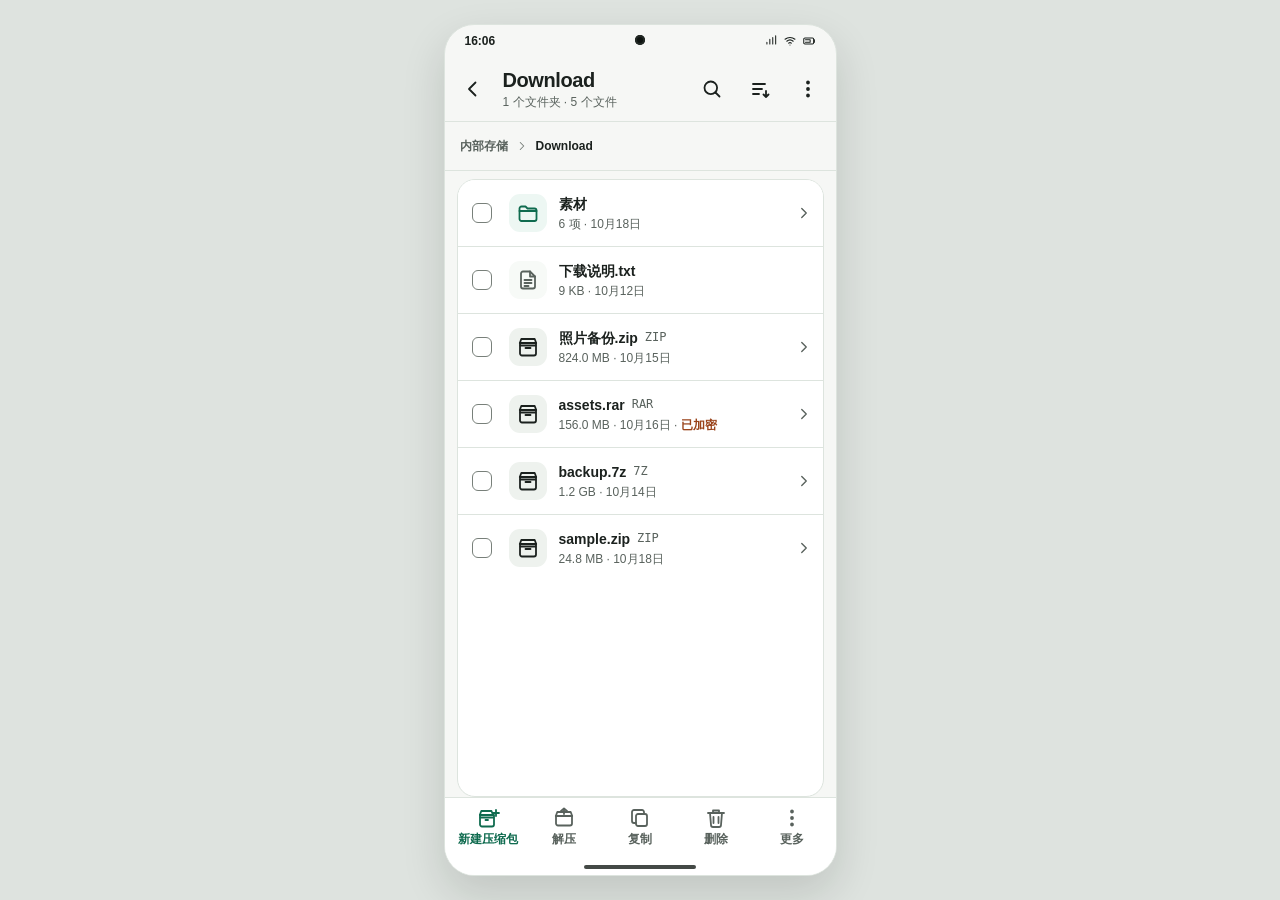
<file: design/archive-v3/decompress-app-v3.html>
<!DOCTYPE html>
<html lang="zh-CN" data-theme="light">
<head>
  <meta charset="UTF-8">
  <meta name="viewport" content="width=device-width, initial-scale=1, viewport-fit=cover">
  <meta name="color-scheme" content="light dark">
  <meta name="theme-color" content="#F6F7F5">
  <title>解压</title>
  <script>
    try {
      const savedTheme = localStorage.getItem("decompress-theme");
      if (savedTheme === "dark") document.documentElement.dataset.theme = "dark";
    } catch (error) {}
  </script>
  <style>
    :root { --bg: oklch(97.48% 0.0028 128.49); --surface: oklch(100% 0 0); --surface-2: oklch(98.15% 0.004 150); --surface-3: oklch(95.7% 0.007 150); --fg: oklch(24.05% 0.0104 163.95); --muted: oklch(48.67% 0.0137 161.64); --border: oklch(91.18% 0.0110 149.85); --control-border: oklch(59% 0.012 158); --accent: oklch(47.03% 0.0926 166.26); --accent-hover: oklch(41.2% 0.086 166.26); --accent-soft: oklch(94.4% 0.025 166.26); --accent-faint: oklch(96.8% 0.012 166.26); --on-accent: oklch(100% 0 0); --warning: oklch(60.45% 0.1414 46.33); --warning-ink: oklch(49.13% 0.1278 42.97); --warning-soft: oklch(95.4% 0.029 46.33); --success: oklch(52% 0.09 157); --success-soft: oklch(95.4% 0.023 157); --desk: oklch(91.2% 0.008 150); --shadow: 0 18px 44px oklch(18% 0.012 160 / 0.14); --font: "Noto Sans SC", "Roboto", "PingFang SC", "Microsoft YaHei", sans-serif; --mono: "Roboto Mono", "SFMono-Regular", Consolas, monospace; --safe-top: env(safe-area-inset-top, 0px); --safe-bottom: env(safe-area-inset-bottom, 0px); --topbar: 64px; --toolbar: 78px; } html[data-theme="dark"] { --bg: oklch(20.4% 0.009 160); --surface: oklch(24.7% 0.010 160); --surface-2: oklch(27.5% 0.010 160); --surface-3: oklch(30.5% 0.011 160); --fg: oklch(94.2% 0.006 150); --muted: oklch(72.5% 0.009 150); --border: oklch(34.5% 0.012 160); --control-border: oklch(61% 0.012 158); --accent: oklch(74% 0.09 166.26); --accent-hover: oklch(79% 0.082 166.26); --accent-soft: oklch(31.5% 0.036 166.26); --accent-faint: oklch(27.5% 0.021 166.26); --on-accent: oklch(17.5% 0.012 160); --warning: oklch(70% 0.13 46.33); --warning-ink: oklch(82% 0.095 46.33); --warning-soft: oklch(29.5% 0.046 46.33); --success: oklch(79% 0.09 157); --success-soft: oklch(29.5% 0.030 157); --desk: oklch(14.5% 0.006 160); --shadow: 0 20px 48px oklch(5% 0.008 160 / 0.44); } * { box-sizing: border-box; } html, body { height: 100%; } body { margin: 0; display: grid; place-items: center; overflow: hidden; background: var(--desk); color: var(--fg); font-family: var(--font); -webkit-font-smoothing: antialiased; text-rendering: optimizeLegibility; } button, input { font: inherit; } button { cursor: pointer; touch-action: manipulation; } [hidden] { display: none !important; } .icon { width: 24px; height: 24px; flex: 0 0 auto; fill: none; stroke: currentColor; stroke-width: 1.8; stroke-linecap: round; stroke-linejoin: round; } .sprite { position: absolute; width: 0; height: 0; overflow: hidden; } :focus-visible { outline: 3px solid var(--accent); outline-offset: 2px; } .app { position: relative; width: 393px; height: 852px; max-height: 100dvh; display: flex; flex-direction: column; isolation: isolate; overflow: hidden; border: 1px solid var(--border); border-radius: 30px; background: var(--bg); box-shadow: var(--shadow); } .statusbar { position: relative; z-index: 60; height: calc(32px + var(--safe-top)); padding: var(--safe-top) 20px 0; display: flex; align-items: center; justify-content: space-between; flex: 0 0 auto; color: var(--fg); font-size: 12px; line-height: 1; font-weight: 650; } .camera-dot { position: absolute; top: calc(10px + var(--safe-top)); left: 50%; width: 10px; height: 10px; border-radius: 50%; background: oklch(18% 0.01 160); transform: translateX(-50%); box-shadow: inset 0 0 0 2px oklch(27% 0.012 160); } html[data-theme="dark"] .camera-dot { background: oklch(8% 0.006 160); box-shadow: inset 0 0 0 2px oklch(18% 0.01 160); } .status-icons { display: flex; align-items: center; gap: 5px; } .status-icons .icon { width: 14px; height: 14px; } .app-main { position: relative; min-height: 0; flex: 1; overflow: hidden; } .browser { position: absolute; inset: 0; display: flex; flex-direction: column; background: var(--bg); } .appbar { height: var(--topbar); padding: 0 4px 0 4px; display: flex; align-items: center; gap: 2px; flex: 0 0 auto; background: var(--bg); } .icon-button { width: 48px; height: 48px; padding: 0; border: 0; border-radius: 50%; display: grid; place-items: center; flex: 0 0 48px; background: transparent; color: var(--fg); transition: background-color 150ms ease, transform 120ms ease; } .icon-button:hover { background: color-mix(in oklch, var(--fg) 8%, transparent); } .icon-button:active { transform: scale(0.96); } .icon-button:disabled { opacity: 0.35; cursor: default; pointer-events: none; } .title-block { min-width: 0; flex: 1; padding: 0 4px; } .title-line { display: flex; align-items: center; gap: 7px; min-width: 0; } .title-line h1 { min-width: 0; margin: 0; overflow: hidden; font-size: 20px; line-height: 1.25; font-weight: 720; letter-spacing: -0.02em; text-overflow: ellipsis; white-space: nowrap; } .title-block p { margin: 2px 0 0; overflow: hidden; color: var(--muted); font-size: 12px; line-height: 1.25; text-overflow: ellipsis; white-space: nowrap; } .lock-badge { min-height: 24px; padding: 0 7px; display: inline-flex; align-items: center; gap: 3px; flex: 0 0 auto; border-radius: 999px; background: var(--warning-soft); color: var(--warning-ink); font-size: 12px; line-height: 1; font-weight: 650; } .lock-badge .icon { width: 13px; height: 13px; } .toolbar-icon-row { display: flex; align-items: center; flex: 0 0 auto; } .text-action { min-width: 48px; min-height: 48px; padding: 0 10px; border: 0; border-radius: 12px; background: transparent; color: var(--accent); font-size: 12px; font-weight: 700; } .text-action:hover { background: var(--accent-soft); } .searchbar { height: 64px; padding: 0 4px; display: flex; align-items: center; gap: 3px; flex: 0 0 auto; background: var(--bg); } .search-field { min-width: 0; height: 48px; flex: 1; padding: 0 4px 0 12px; display: flex; align-items: center; gap: 8px; border-radius: 16px; background: var(--surface); border: 1px solid transparent; } .search-field:focus-within { border-color: var(--accent); outline: 2px solid color-mix(in oklch, var(--accent) 26%, transparent); } .search-field .icon { width: 20px; height: 20px; color: var(--muted); } .search-field input { min-width: 0; flex: 1; border: 0; outline: 0; background: transparent; color: var(--fg); font-size: 14px; } .search-field input::placeholder { color: var(--muted); } .breadcrumb { min-height: 48px; padding: 0 8px; display: flex; align-items: center; flex: 0 0 auto; overflow-x: auto; overflow-y: hidden; scrollbar-width: none; border-top: 1px solid var(--border); border-bottom: 1px solid var(--border); background: var(--bg); white-space: nowrap; } .breadcrumb::-webkit-scrollbar { display: none; } .crumb { min-width: 48px; min-height: 48px; padding: 0 7px; border: 0; border-radius: 10px; background: transparent; color: var(--muted); font-size: 12px; line-height: 1; font-weight: 600; } .crumb:hover { background: var(--surface-2); color: var(--fg); } .crumb.current { color: var(--fg); font-weight: 700; } .crumb-sep { width: 14px; height: 14px; flex: 0 0 14px; color: var(--control-border); } .file-area { position: relative; min-height: 0; flex: 1; overflow: hidden; padding: 8px 12px 0; } .file-scroll { height: 100%; overflow-y: auto; overscroll-behavior: contain; scrollbar-width: none; } .file-scroll::-webkit-scrollbar { display: none; } .file-list { min-height: 100%; overflow: hidden; border: 1px solid var(--border); border-radius: 18px; background: var(--surface); } .file-row { position: relative; min-height: 66px; padding: 0 10px 0 0; display: flex; align-items: center; gap: 3px; color: var(--fg); background: var(--surface); outline: none; cursor: pointer; transition: background-color 120ms ease; } .file-row + .file-row { border-top: 1px solid var(--border); } .file-row:hover { background: color-mix(in oklch, var(--accent) 4.5%, var(--surface)); } .file-row.selected { background: var(--accent-faint); } .file-row.selected:hover { background: color-mix(in oklch, var(--accent) 10%, var(--surface)); } .file-row.pressing { background: var(--surface-3); } .check-button { width: 48px; height: 66px; padding: 0; border: 0; display: grid; place-items: center; flex: 0 0 48px; background: transparent; } .checkbox { width: 20px; height: 20px; border: 1.8px solid var(--control-border); border-radius: 6px; display: grid; place-items: center; background: transparent; color: transparent; transition: background-color 140ms ease, border-color 140ms ease, color 140ms ease; } .checkbox .icon { width: 14px; height: 14px; stroke-width: 2.2; } .file-row.selected .checkbox { background: var(--accent); border-color: var(--accent); color: var(--on-accent); } .file-icon { width: 38px; height: 38px; flex: 0 0 38px; display: grid; place-items: center; border-radius: 11px; background: var(--surface-2); color: var(--muted); } .file-icon.folder { background: var(--accent-faint); color: var(--accent); } .file-icon.archive { background: var(--surface-3); color: var(--fg); } .file-icon .icon { width: 21px; height: 21px; } .file-copy { min-width: 0; flex: 1; align-self: stretch; padding: 12px 4px 11px 9px; display: flex; flex-direction: column; justify-content: center; } .file-name-line { min-width: 0; display: flex; align-items: center; gap: 7px; } .file-name { min-width: 0; overflow: hidden; font-size: 14px; line-height: 1.35; font-weight: 600; text-overflow: ellipsis; white-space: nowrap; } .file-type { flex: 0 0 auto; color: var(--muted); font-family: var(--mono); font-size: 12px; line-height: 1.1; } .file-meta { margin-top: 4px; overflow: hidden; color: var(--muted); font-size: 12px; line-height: 1.25; text-overflow: ellipsis; white-space: nowrap; } .file-meta .encrypted { color: var(--warning-ink); font-weight: 650; } .row-chevron { width: 18px; height: 18px; flex: 0 0 18px; color: var(--muted); } .empty-state { position: absolute; inset: 8px 12px 0; display: flex; flex-direction: column; align-items: center; justify-content: center; padding: 24px; text-align: center; background: var(--bg); } .empty-icon { width: 56px; height: 56px; border-radius: 18px; display: grid; place-items: center; background: var(--accent-faint); color: var(--accent); } .empty-icon .icon { width: 27px; height: 27px; } .empty-state strong { margin-top: 14px; font-size: 16px; line-height: 1.35; } .empty-state p { max-width: 240px; margin: 6px 0 0; color: var(--muted); font-size: 13px; line-height: 1.55; } .empty-state button { margin-top: 15px; } .bottom-toolbar { height: calc(var(--toolbar) + var(--safe-bottom)); padding: 5px 6px calc(8px + var(--safe-bottom)); display: flex; align-items: flex-start; justify-content: space-around; flex: 0 0 auto; border-top: 1px solid var(--border); background: var(--surface); } .tool-item { min-width: 48px; min-height: 60px; padding: 3px 0; border: 0; border-radius: 13px; display: grid; place-items: center; align-content: start; gap: 3px; flex: 1; background: transparent; color: var(--muted); } .tool-item:hover { background: var(--surface-2); color: var(--fg); } .tool-item .icon { width: 23px; height: 23px; } .tool-item span { font-size: 12px; line-height: 1.15; font-weight: 600; white-space: nowrap; } .tool-item.accent { color: var(--accent); } .multi-tool .tool-item { padding-left: 0; padding-right: 0; } .browser.task-mode .bottom-toolbar { display: none; } .menu { position: absolute; z-index: 55; top: 58px; right: 8px; width: 224px; padding: 6px; border: 1px solid var(--border); border-radius: 16px; background: var(--surface); box-shadow: 0 12px 30px oklch(14% 0.012 160 / 0.18); } .menu-label { padding: 8px 10px 5px; color: var(--muted); font-size: 11px; line-height: 1.2; font-weight: 650; letter-spacing: 0.04em; } .menu-item { width: 100%; min-height: 48px; padding: 0 10px; border: 0; border-radius: 11px; display: flex; align-items: center; gap: 10px; background: transparent; color: var(--fg); text-align: left; font-size: 14px; line-height: 1.25; } .menu-item:hover { background: var(--surface-2); } .menu-item .icon { width: 20px; height: 20px; color: var(--muted); } .menu-item .shortcut { margin-left: auto; color: var(--muted); font-size: 11px; } .menu-item.active { background: var(--accent-soft); color: var(--accent); } .menu-item.active .icon { color: var(--accent); } .menu-divider { height: 1px; margin: 5px 6px; background: var(--border); } .settings-view { position: absolute; inset: 0; z-index: 45; display: flex; flex-direction: column; background: var(--bg); transform: translateX(100%); visibility: hidden; transition: transform 280ms cubic-bezier(.2, 0, 0, 1), visibility 0s 280ms; } .settings-view.open { transform: translateX(0); visibility: visible; transition-delay: 0s; } .settings-scroll { min-height: 0; flex: 1; overflow-y: auto; padding: 4px 20px calc(24px + var(--safe-bottom)); scrollbar-width: none; } .settings-scroll::-webkit-scrollbar { display: none; } .settings-section + .settings-section { margin-top: 20px; } .settings-section h2 { margin: 0 0 8px 2px; color: var(--muted); font-size: 12px; line-height: 1.2; font-weight: 700; } .settings-card { overflow: hidden; border: 1px solid var(--border); border-radius: 18px; background: var(--surface); } .settings-row { width: 100%; min-height: 68px; padding: 8px 13px; border: 0; display: flex; align-items: center; gap: 11px; background: var(--surface); color: var(--fg); text-align: left; } button.settings-row:hover { background: var(--surface-2); } .settings-row + .settings-row { border-top: 1px solid var(--border); } .settings-icon { width: 38px; height: 38px; flex: 0 0 38px; border-radius: 12px; display: grid; place-items: center; background: var(--surface-2); color: var(--muted); } .settings-icon .icon { width: 20px; height: 20px; } .settings-copy { min-width: 0; flex: 1; } .settings-copy strong { display: block; font-size: 14px; line-height: 1.3; font-weight: 650; } .settings-copy span { display: block; margin-top: 2px; color: var(--muted); font-size: 12px; line-height: 1.3; } .settings-value { max-width: 128px; color: var(--muted); font-size: 12px; line-height: 1.3; white-space: nowrap; overflow: hidden; text-overflow: ellipsis; } .settings-chevron { width: 18px; height: 18px; color: var(--muted); } .switch { width: 56px; height: 48px; padding: 0; border: 0; flex: 0 0 56px; display: grid; place-items: center; background: transparent; } .switch-track { position: relative; width: 52px; height: 32px; border: 1.5px solid var(--control-border); border-radius: 999px; background: var(--surface-2); transition: background-color 160ms ease, border-color 160ms ease; } .switch-thumb { position: absolute; left: 4px; top: 4px; width: 21px; height: 21px; border-radius: 50%; background: var(--muted); transition: transform 160ms cubic-bezier(.2, 0, 0, 1), background-color 160ms ease; } .switch[aria-checked="true"] .switch-track { background: var(--accent); border-color: var(--accent); } .switch[aria-checked="true"] .switch-thumb { background: var(--on-accent); transform: translateX(20px); } .privacy-note { margin-top: 18px; padding: 13px 14px; display: flex; align-items: center; gap: 11px; border: 1px solid var(--border); border-radius: 18px; background: var(--accent-faint); } .privacy-note strong { display: block; font-size: 14px; line-height: 1.35; } .privacy-note p { margin: 3px 0 0; color: var(--muted); font-size: 12px; line-height: 1.4; } .drawer-scrim { position: absolute; inset: 0; z-index: 34; border: 0; background: oklch(10% 0.008 160 / 0.34); opacity: 0; transition: opacity 180ms ease; } .drawer-scrim.show { opacity: 1; } .task-drawer { position: absolute; z-index: 40; left: 0; right: 0; bottom: 0; height: calc(190px + var(--safe-bottom)); padding: 0 16px calc(11px + var(--safe-bottom)); display: flex; flex-direction: column; overflow: hidden; border-radius: 24px 24px 0 0; background: var(--surface); box-shadow: 0 -14px 34px oklch(10% 0.01 160 / 0.2); transition: height 280ms cubic-bezier(.2, 0, 0, 1); } .task-drawer.expanded { height: min(466px, calc(100% - 70px)); } .drawer-handle { width: 100%; height: 28px; padding: 0; border: 0; display: grid; place-items: center; flex: 0 0 28px; background: transparent; } .drawer-handle::before { content: ""; width: 36px; height: 5px; border-radius: 99px; background: var(--control-border); } .drawer-header { min-height: 44px; display: flex; align-items: center; gap: 6px; flex: 0 0 auto; } .drawer-heading { min-width: 0; flex: 1; } .drawer-heading strong { display: block; font-size: 16px; line-height: 1.3; font-weight: 700; } .drawer-heading span { display: block; margin-top: 1px; color: var(--muted); font-size: 11px; line-height: 1.25; } .drawer-icon-button { width: 48px; height: 48px; padding: 0; border: 0; border-radius: 50%; display: grid; place-items: center; background: transparent; color: var(--muted); } .drawer-icon-button:hover { background: var(--surface-2); color: var(--fg); } .drawer-current { min-height: 86px; padding: 8px 10px 9px; border: 1px solid var(--border); border-radius: 15px; background: var(--surface-2); flex: 0 0 auto; } .drawer-task-line { display: flex; align-items: center; gap: 8px; } .drawer-task-line strong { min-width: 0; flex: 1; overflow: hidden; font-size: 14px; line-height: 1.3; font-weight: 650; text-overflow: ellipsis; white-space: nowrap; } .task-state { flex: 0 0 auto; color: var(--accent); font-size: 12px; line-height: 1.2; font-weight: 650; } .task-state.paused, .task-state.waiting { color: var(--muted); } .task-state.completed { color: var(--success); } .task-toggle { width: 48px; height: 48px; padding: 0; border: 0; border-radius: 50%; display: grid; place-items: center; background: transparent; color: var(--accent); } .task-toggle:hover { background: var(--accent-soft); } .task-toggle .icon { width: 21px; height: 21px; } .task-toggle.complete { color: var(--success); pointer-events: none; } .linear-progress { position: relative; height: 5px; margin-top: 7px; overflow: hidden; border-radius: 99px; background: var(--border); } .linear-progress span { position: absolute; inset: 0 auto 0 0; border-radius: inherit; background: var(--accent); transition: width 140ms linear; } .drawer-current.paused .linear-progress span { opacity: 0.55; } .drawer-current.completed .linear-progress span { background: var(--success); } .drawer-current-meta { margin-top: 6px; display: flex; align-items: center; justify-content: space-between; gap: 10px; color: var(--muted); font-size: 11.5px; line-height: 1.25; } .drawer-current-meta span { min-width: 0; overflow: hidden; text-overflow: ellipsis; white-space: nowrap; } .drawer-current-meta span:last-child { flex: 0 0 auto; text-align: right; } .drawer-body { min-height: 0; flex: 1; padding-top: 10px; } .queue-stats { min-height: 52px; padding: 5px 4px; display: grid; grid-template-columns: repeat(3, 1fr); border-radius: 14px; background: var(--surface-2); } .queue-stat { display: grid; place-content: center; justify-items: center; gap: 1px; } .queue-stat strong { font-family: var(--mono); font-size: 17px; line-height: 1; font-weight: 700; } .queue-stat span { color: var(--muted); font-size: 11px; line-height: 1.2; } .queue-list { margin-top: 8px; overflow-y: auto; scrollbar-width: none; } .queue-list::-webkit-scrollbar { display: none; } .queue-row { min-height: 66px; padding: 5px 0; display: grid; grid-template-columns: minmax(0, 1fr) 48px; gap: 8px; align-items: center; } .queue-row + .queue-row { border-top: 1px solid var(--border); } .queue-row-copy { min-width: 0; } .queue-row-title { display: flex; align-items: center; gap: 7px; } .queue-row-title strong { min-width: 0; flex: 1; overflow: hidden; font-size: 13px; line-height: 1.3; font-weight: 600; text-overflow: ellipsis; white-space: nowrap; } .queue-row .linear-progress { height: 4px; margin-top: 6px; } .queue-row-meta { margin-top: 4px; display: flex; justify-content: space-between; gap: 10px; color: var(--muted); font-size: 11px; line-height: 1.2; } .queue-row-meta span { min-width: 0; overflow: hidden; text-overflow: ellipsis; white-space: nowrap; } .modal-layer { position: absolute; inset: 0; z-index: 80; display: flex; align-items: flex-end; } .modal-scrim { position: absolute; inset: 0; border: 0; background: oklch(8% 0.008 160 / 0.52); opacity: 0; transition: opacity 200ms ease; } .bottom-sheet { position: relative; z-index: 1; width: 100%; max-height: calc(100% - 24px - var(--safe-top)); overflow-y: auto; padding: 12px 24px calc(22px + var(--safe-bottom)); border-radius: 28px 28px 0 0; background: var(--surface); color: var(--fg); box-shadow: 0 -16px 40px oklch(8% 0.008 160 / 0.26); transform: translateY(102%); transition: transform 280ms cubic-bezier(.2, 0, 0, 1); scrollbar-width: none; } .bottom-sheet::-webkit-scrollbar { display: none; } .modal-layer.open .modal-scrim { opacity: 1; } .modal-layer.open .bottom-sheet { transform: translateY(0); } .sheet-handle { width: 36px; height: 5px; margin: 0 auto; border-radius: 99px; background: var(--control-border); } .sheet-head { display: flex; align-items: flex-start; gap: 12px; margin-top: 15px; } .sheet-icon { width: 46px; height: 46px; flex: 0 0 46px; display: grid; place-items: center; border-radius: 15px; background: var(--accent-soft); color: var(--accent); } .sheet-icon .icon { width: 24px; height: 24px; } .sheet-title-wrap { min-width: 0; flex: 1; } .sheet-title { margin: 0; font-size: 22px; line-height: 1.3; font-weight: 720; letter-spacing: -0.025em; } .sheet-subtitle { margin: 4px 0 0; color: var(--muted); font-size: 13px; line-height: 1.45; } .sheet-section { margin-top: 17px; } .sheet-section-title { margin: 0 0 7px 1px; color: var(--muted); font-size: 12px; line-height: 1.2; font-weight: 650; } .field-button, .field-input { width: 100%; min-height: 52px; padding: 0 13px; border: 1px solid var(--control-border); border-radius: 14px; display: flex; align-items: center; gap: 9px; background: var(--surface); color: var(--fg); font-size: 14px; text-align: left; } .field-button { justify-content: space-between; } .field-button span { min-width: 0; overflow: hidden; text-overflow: ellipsis; white-space: nowrap; } .field-button .icon { width: 19px; height: 19px; color: var(--muted); } .field-input:focus { border-color: var(--accent); outline: 2px solid color-mix(in oklch, var(--accent) 24%, transparent); } .target-menu { margin-top: 6px; padding: 5px; border: 1px solid var(--border); border-radius: 14px; background: var(--surface-2); } .target-option { width: 100%; min-height: 48px; padding: 0 10px; border: 0; border-radius: 10px; display: flex; align-items: center; gap: 8px; background: transparent; color: var(--fg); text-align: left; font-size: 13px; } .target-option:hover { background: var(--surface); } .target-option .icon { width: 18px; height: 18px; color: var(--accent); } .segment-row { display: grid; grid-template-columns: repeat(3, 1fr); gap: 7px; } .segment { min-height: 48px; padding: 0 6px; border: 1px solid var(--control-border); border-radius: 13px; background: var(--surface); color: var(--muted); font-size: 12px; font-weight: 650; } .segment:hover { background: var(--surface-2); color: var(--fg); } .segment.active { border-color: var(--accent); background: var(--accent-soft); color: var(--accent); } .password-wrap { min-height: 52px; padding: 0 4px 0 12px; display: flex; align-items: center; gap: 8px; border: 1px solid var(--control-border); border-radius: 14px; background: var(--surface); } .password-wrap:focus-within { border-color: var(--accent); } .password-wrap.has-error { border-color: var(--warning); } .password-wrap .icon { width: 18px; height: 18px; color: var(--muted); } .password-wrap input { min-width: 0; flex: 1; border: 0; outline: 0; background: transparent; color: var(--fg); font-family: var(--mono); font-size: 14px; } .password-eye { width: 48px; height: 48px; padding: 0; border: 0; border-radius: 50%; display: grid; place-items: center; background: transparent; color: var(--muted); } .password-eye:hover { background: var(--surface-2); color: var(--fg); } .field-error { margin: 6px 0 0; display: flex; align-items: center; gap: 5px; color: var(--warning-ink); font-size: 12px; line-height: 1.35; } .field-error .icon { width: 14px; height: 14px; } .space-line { margin-top: 13px; padding: 10px 11px; display: flex; align-items: center; gap: 6px; border-radius: 12px; background: var(--accent-faint); color: var(--accent); font-size: 12px; line-height: 1.35; font-weight: 600; } .space-line .icon { width: 16px; height: 16px; } .sheet-actions { display: flex; gap: 8px; margin-top: 16px; } .sheet-actions .primary-button { flex: 1; } .primary-button, .secondary-button, .danger-button { min-height: 52px; padding: 0 16px; border-radius: 16px; display: inline-flex; align-items: center; justify-content: center; gap: 8px; font-size: 14px; line-height: 1; font-weight: 700; transition: background-color 150ms ease, border-color 150ms ease, transform 120ms ease; } .primary-button { border: 1px solid var(--accent); background: var(--accent); color: var(--on-accent); } .primary-button:hover { background: var(--accent-hover); border-color: var(--accent-hover); } .primary-button:active, .secondary-button:active, .danger-button:active { transform: scale(0.985); } .secondary-button { border: 1px solid var(--control-border); background: var(--surface); color: var(--fg); } .secondary-button:hover { background: var(--surface-2); } .danger-button { border: 1px solid var(--warning); background: var(--warning-soft); color: var(--warning-ink); } .danger-button:hover { background: color-mix(in oklch, var(--warning) 15%, var(--surface)); } .info-list { margin-top: 16px; overflow: hidden; border: 1px solid var(--border); border-radius: 16px; } .info-row { min-height: 52px; padding: 8px 12px; display: flex; align-items: center; justify-content: space-between; gap: 16px; font-size: 13px; } .info-row + .info-row { border-top: 1px solid var(--border); } .info-row span { color: var(--muted); } .info-row strong { max-width: 210px; overflow: hidden; text-align: right; font-weight: 650; text-overflow: ellipsis; white-space: nowrap; } .about-block { padding: 22px 12px 10px; display: grid; justify-items: center; text-align: center; } .about-block .sheet-icon { width: 58px; height: 58px; flex-basis: 58px; border-radius: 18px; } .about-block h3 { margin: 14px 0 0; font-size: 18px; line-height: 1.3; } .about-block p { max-width: 270px; margin: 7px 0 0; color: var(--muted); font-size: 13px; line-height: 1.65; } .snackbar { position: absolute; z-index: 100; left: 16px; right: 16px; bottom: calc(18px + var(--safe-bottom)); min-height: 48px; padding: 12px 15px; border-radius: 14px; background: oklch(28% 0.012 160); color: oklch(97% 0.004 150); box-shadow: 0 8px 22px oklch(8% 0.01 160 / 0.25); font-size: 13px; line-height: 1.4; opacity: 0; transform: translateY(10px); pointer-events: none; transition: opacity 160ms ease, transform 200ms cubic-bezier(.2, 0, 0, 1); } .snackbar.show { opacity: 1; transform: translateY(0); } .gesture-bar { position: absolute; z-index: 110; left: 50%; bottom: calc(6px + var(--safe-bottom)); width: 112px; height: 4px; border-radius: 99px; background: color-mix(in oklch, var(--fg) 82%, transparent); transform: translateX(-50%); pointer-events: none; } @media (max-width: 480px) { body { display: block; } .app { width: 100vw; height: 100dvh; max-height: none; border: 0; border-radius: 0; box-shadow: none; } } @media (prefers-reduced-motion: reduce) { *, *::before, *::after { transition-duration: 0.01ms !important; animation-duration: 0.01ms !important; } }
    .file-icon .icon, .tool-item .icon, .menu-item .icon, .settings-icon .icon, .task-toggle .icon, .password-eye .icon { width: 24px; height: 24px; }
  </style>
</head>
<body>
  <svg class="sprite" aria-hidden="true" xmlns="http://www.w3.org/2000/svg">
    <symbol id="i-back" viewBox="0 0 24 24"><path d="m14.5 5.5-6.5 6.5 6.5 6.5"/></symbol>
    <symbol id="i-up" viewBox="0 0 24 24"><path d="M12 19V5M6.5 10.5 12 5l5.5 5.5"/></symbol>
    <symbol id="i-chevron" viewBox="0 0 24 24"><path d="m9 6 6 6-6 6"/></symbol>
    <symbol id="i-chevron-up" viewBox="0 0 24 24"><path d="m6 15 6-6 6 6"/></symbol>
    <symbol id="i-chevron-down" viewBox="0 0 24 24"><path d="m6 9 6 6 6-6"/></symbol>
    <symbol id="i-search" viewBox="0 0 24 24"><circle cx="10.8" cy="10.8" r="6.3"/><path d="m15.5 15.5 4 4"/></symbol>
    <symbol id="i-sort" viewBox="0 0 24 24"><path d="M5 7h12M5 12h9M5 17h6M18 14v6M15.5 17.5 18 20l2.5-2.5"/></symbol>
    <symbol id="i-more" viewBox="0 0 24 24"><circle cx="12" cy="5.5" r="1"/><circle cx="12" cy="12" r="1"/><circle cx="12" cy="18.5" r="1"/></symbol>
    <symbol id="i-close" viewBox="0 0 24 24"><path d="m6 6 12 12M18 6 6 18"/></symbol>
    <symbol id="i-check" viewBox="0 0 24 24"><path d="m5 12.5 4.2 4L19 7"/></symbol>
    <symbol id="i-check-circle" viewBox="0 0 24 24"><circle cx="12" cy="12" r="8.5"/><path d="m8.2 12.3 2.5 2.5 5.2-5.6"/></symbol>
    <symbol id="i-folder" viewBox="0 0 24 24"><path d="M3.5 7.5a2 2 0 0 1 2-2h4l2 2h7a2 2 0 0 1 2 2v8.5a2 2 0 0 1-2 2h-13a2 2 0 0 1-2-2V7.5Z"/><path d="M3.5 10h17"/></symbol>
    <symbol id="i-folder-open" viewBox="0 0 24 24"><path d="M3.5 8.5v9.9a1.8 1.8 0 0 0 1.8 1.8h13.4a1.7 1.7 0 0 0 1.6-1.3l1.2-5.2a1.7 1.7 0 0 0-1.7-2.1H8l-2.2-2H5.3a1.8 1.8 0 0 0-1.8 1.8Z"/><path d="M8 10.1 6.2 18.8"/></symbol>
    <symbol id="i-archive" viewBox="0 0 24 24"><path d="M4 8h16v10.5a2 2 0 0 1-2 2H6a2 2 0 0 1-2-2V8Z"/><path d="m3.8 8 1.5-4h13.4l1.5 4M4.5 10.5h15M9.5 13h5"/></symbol>
    <symbol id="i-archive-plus" viewBox="0 0 24 24"><path d="M4 9h14v9.5a2 2 0 0 1-2 2H6a2 2 0 0 1-2-2V9Z"/><path d="m3.8 9 1.5-4h10.2l1.5 4M4.5 11.5h13M9.5 14H12M20 4v6M17 7h6"/></symbol>
    <symbol id="i-unarchive" viewBox="0 0 24 24"><path d="M4 10h16v7.5a2 2 0 0 1-2 2H6a2 2 0 0 1-2-2V10Z"/><path d="m3.8 10 1.5-4h13.4l1.5 4M12 8V2.5M9 5l3-2.5L15 5"/></symbol>
    <symbol id="i-file" viewBox="0 0 24 24"><path d="M14 3.5H7a2 2 0 0 0-2 2v13a2 2 0 0 0 2 2h10a2 2 0 0 0 2-2V8.5l-5-5Z"/><path d="M14 3.5v5h5M8.5 13h7M8.5 16.5h5"/></symbol>
    <symbol id="i-image" viewBox="0 0 24 24"><rect x="3.5" y="4.5" width="17" height="15" rx="2.5"/><circle cx="9" cy="10" r="1.5"/><path d="m4.5 17 4.2-4.2 3.2 3.2 2.2-2.2 5.4 5.2"/></symbol>
    <symbol id="i-video" viewBox="0 0 24 24"><rect x="3.5" y="6" width="13" height="12" rx="2.2"/><path d="m16.5 10.2 4-2.4v8.4l-4-2.4"/></symbol>
    <symbol id="i-text" viewBox="0 0 24 24"><path d="M14 3.5H7a2 2 0 0 0-2 2v13a2 2 0 0 0 2 2h10a2 2 0 0 0 2-2V8.5l-5-5Z"/><path d="M14 3.5v5h5M8.5 12h7M8.5 15h7M8.5 18h4"/></symbol>
    <symbol id="i-copy" viewBox="0 0 24 24"><rect x="8" y="8" width="11" height="12" rx="2"/><path d="M16 8V6a2 2 0 0 0-2-2H6a2 2 0 0 0-2 2v9a2 2 0 0 0 2 2h2"/></symbol>
    <symbol id="i-move" viewBox="0 0 24 24"><path d="M12 3v18M3 12h18M12 3 9.5 5.5M12 3l2.5 2.5M12 21l-2.5-2.5M12 21l2.5-2.5M3 12l2.5-2.5M3 12l2.5 2.5M21 12l-2.5-2.5M21 12l-2.5 2.5"/></symbol>
    <symbol id="i-trash" viewBox="0 0 24 24"><path d="M4 7h16M9 7V4.5h6V7M6 7l1 12a2 2 0 0 0 2 2h6a2 2 0 0 0 2-2l1-12M9.5 11v6M14.5 11v6"/></symbol>
    <symbol id="i-plus" viewBox="0 0 24 24"><path d="M12 5v14M5 12h14"/></symbol>
    <symbol id="i-task" viewBox="0 0 24 24"><circle cx="12" cy="12" r="8.5"/><path d="M12 7.5V12l3 2M5.5 5.5l2 2M18.5 5.5l-2 2"/></symbol>
    <symbol id="i-settings" viewBox="0 0 24 24"><circle cx="12" cy="12" r="3"/><path d="M19.1 13.2a7.7 7.7 0 0 0 0-2.4l2-1.5-2-3.4-2.4 1a8 8 0 0 0-2-1.2L14.4 3h-4.8l-.3 2.7a8 8 0 0 0-2 1.2l-2.4-1-2 3.4 2 1.5a7.7 7.7 0 0 0 0 2.4l-2 1.5 2 3.4 2.4-1a8 8 0 0 0 2 1.2l.3 2.7h4.8l.3-2.7a8 8 0 0 0 2-1.2l2.4 1 2-3.4-2-1.5Z"/></symbol>
    <symbol id="i-info" viewBox="0 0 24 24"><circle cx="12" cy="12" r="8.5"/><path d="M12 10.5v5M12 7.5h.01"/></symbol>
    <symbol id="i-lock" viewBox="0 0 24 24"><rect x="5" y="10" width="14" height="10" rx="2.5"/><path d="M8.5 10V7.5a3.5 3.5 0 0 1 7 0V10M12 14v2.5"/></symbol>
    <symbol id="i-eye" viewBox="0 0 24 24"><path d="M2.8 12s3.2-5.5 9.2-5.5 9.2 5.5 9.2 5.5-3.2 5.5-9.2 5.5S2.8 12 2.8 12Z"/><circle cx="12" cy="12" r="2.6"/></symbol>
    <symbol id="i-eye-off" viewBox="0 0 24 24"><path d="M3 3.5 20.5 21M9.8 6.8A10.4 10.4 0 0 1 12 6.5c6 0 9.2 5.5 9.2 5.5a16 16 0 0 1-2.8 3.5M6.4 8.3A16.2 16.2 0 0 0 2.8 12s3.2 5.5 9.2 5.5c1.2 0 2.3-.2 3.3-.6"/><path d="M10.2 10.3a2.6 2.6 0 0 0 3.4 3.4"/></symbol>
    <symbol id="i-pause" viewBox="0 0 24 24"><path d="M9 6v12M15 6v12"/></symbol>
    <symbol id="i-play" viewBox="0 0 24 24"><path d="m8.5 5.5 10 6.5-10 6.5v-13Z"/></symbol>
    <symbol id="i-shield" viewBox="0 0 24 24"><path d="M12 3.5 19 6v5.3c0 4.4-2.8 7.4-7 9.2-4.2-1.8-7-4.8-7-9.2V6l7-2.5Z"/><path d="m8.8 12 2.1 2.1 4.4-4.5"/></symbol>
    <symbol id="i-alert" viewBox="0 0 24 24"><path d="M10.4 4.3 2.8 17.5a1.9 1.9 0 0 0 1.6 2.8h15.2a1.9 1.9 0 0 0 1.6-2.8L13.6 4.3a1.8 1.8 0 0 0-3.2 0Z"/><path d="M12 9v4.2M12 16.8h.01"/></symbol>
    <symbol id="i-sun" viewBox="0 0 24 24"><circle cx="12" cy="12" r="4"/><path d="M12 2.8v2M12 19.2v2M2.8 12h2M19.2 12h2M5.5 5.5 7 7M17 17l1.5 1.5M18.5 5.5 17 7M7 17l-1.5 1.5"/></symbol>
    <symbol id="i-moon" viewBox="0 0 24 24"><path d="M19.5 14.2A7.8 7.8 0 0 1 9.8 4.5 8.4 8.4 0 1 0 19.5 14.2Z"/></symbol>
    <symbol id="i-wifi" viewBox="0 0 24 24"><path d="M3.5 9a13 13 0 0 1 17 0M6.5 12.4a8.5 8.5 0 0 1 11 0M9.6 15.7a3.8 3.8 0 0 1 4.8 0M12 19h.01"/></symbol>
    <symbol id="i-signal" viewBox="0 0 24 24"><path d="M5 17v-3M10 17V9M15 17V6M20 17V3"/></symbol>
    <symbol id="i-battery" viewBox="0 0 24 24"><rect x="3" y="7" width="17" height="10" rx="2"/><path d="M20 10h1.2v4H20M6 10h8v4H6"/></symbol>
  </svg>

  <div class="app" id="app" data-od-id="decompress-app">
    <div class="statusbar" aria-label="Android 系统状态栏">
      <span id="systemTime">9:41</span>
      <span class="camera-dot" aria-hidden="true"></span>
      <span class="status-icons" aria-hidden="true">
        <svg class="icon"><use href="#i-signal"/></svg>
        <svg class="icon"><use href="#i-wifi"/></svg>
        <svg class="icon"><use href="#i-battery"/></svg>
      </span>
    </div>

    <main class="app-main" id="appMain">
      <section class="browser" id="browserView" aria-label="文件浏览器">
        <header class="appbar" id="normalAppbar" data-m3="TopAppBar">
          <button class="icon-button" id="upButton" type="button" aria-label="返回上一级" data-od-id="file-up-button">
            <svg class="icon"><use href="#i-back"/></svg>
          </button>
          <div class="title-block">
            <div class="title-line">
              <h1 id="folderTitle">Download</h1>
              <span class="lock-badge" id="lockBadge" hidden><svg class="icon"><use href="#i-lock"/></svg>加密</span>
            </div>
            <p id="folderStats">1 个文件夹 · 5 个文件</p>
          </div>
          <div class="toolbar-icon-row">
            <button class="icon-button" id="searchButton" type="button" aria-label="搜索当前目录" data-od-id="file-search-button">
              <svg class="icon"><use href="#i-search"/></svg>
            </button>
            <button class="icon-button" id="sortButton" type="button" aria-label="排序" aria-haspopup="menu" data-od-id="file-sort-button">
              <svg class="icon"><use href="#i-sort"/></svg>
            </button>
            <button class="icon-button" id="moreButton" type="button" aria-label="更多操作" aria-haspopup="menu" data-od-id="file-more-button">
              <svg class="icon"><use href="#i-more"/></svg>
            </button>
          </div>
        </header>

        <header class="appbar" id="selectionAppbar" hidden data-m3="TopAppBar">
          <button class="icon-button" id="selectionClose" type="button" aria-label="退出多选">
            <svg class="icon"><use href="#i-close"/></svg>
          </button>
          <div class="title-block">
            <div class="title-line"><h1 id="selectionTitle">已选 1 项</h1></div>
            <p id="selectionStats">当前目录</p>
          </div>
          <button class="text-action" id="selectAllButton" type="button">全选</button>
        </header>

        <header class="searchbar" id="searchAppbar" hidden data-m3="SearchBar">
          <button class="icon-button" id="searchBack" type="button" aria-label="退出搜索">
            <svg class="icon"><use href="#i-back"/></svg>
          </button>
          <label class="search-field" for="searchInput">
            <svg class="icon" aria-hidden="true"><use href="#i-search"/></svg>
            <input id="searchInput" type="search" enterkeyhint="search" placeholder="搜索当前目录" autocomplete="off">
          </label>
          <button class="icon-button" id="searchClear" type="button" aria-label="清除搜索">
            <svg class="icon"><use href="#i-close"/></svg>
          </button>
        </header>

        <nav class="breadcrumb" id="breadcrumb" aria-label="当前路径" data-od-id="path-breadcrumb"></nav>

        <div class="file-area">
          <div class="file-scroll" id="fileScroll">
            <div class="file-list" id="fileList" role="list" aria-label="当前目录文件" data-od-id="file-list"></div>
          </div>
          <div class="empty-state" id="emptyState" hidden>
            <div class="empty-icon"><svg class="icon"><use href="#i-search"/></svg></div>
            <strong id="emptyTitle">没有匹配的项目</strong>
            <p id="emptyDescription">换个关键词，或清除搜索后重试。</p>
            <button class="secondary-button" id="emptyAction" type="button">清除搜索</button>
          </div>
        </div>

        <footer class="bottom-toolbar" id="defaultToolbar" data-od-id="default-file-toolbar">
          <button class="tool-item accent" id="newArchiveButton" type="button">
            <svg class="icon"><use href="#i-archive-plus"/></svg><span>新建压缩包</span>
          </button>
          <button class="tool-item" id="defaultExtract" type="button">
            <svg class="icon"><use href="#i-unarchive"/></svg><span>解压</span>
          </button>
          <button class="tool-item" id="defaultCopy" type="button">
            <svg class="icon"><use href="#i-copy"/></svg><span>复制</span>
          </button>
          <button class="tool-item" id="defaultDelete" type="button">
            <svg class="icon"><use href="#i-trash"/></svg><span>删除</span>
          </button>
          <button class="tool-item" id="defaultMore" type="button">
            <svg class="icon"><use href="#i-more"/></svg><span>更多</span>
          </button>
        </footer>

        <footer class="bottom-toolbar multi-tool" id="multiToolbar" hidden data-od-id="multi-select-toolbar">
          <button class="tool-item accent" id="multiExtract" type="button"><svg class="icon"><use href="#i-unarchive"/></svg><span>解压</span></button>
          <button class="tool-item" id="multiCompress" type="button"><svg class="icon"><use href="#i-archive-plus"/></svg><span>压缩</span></button>
          <button class="tool-item" id="multiCopy" type="button"><svg class="icon"><use href="#i-copy"/></svg><span>复制</span></button>
          <button class="tool-item" id="multiMove" type="button"><svg class="icon"><use href="#i-move"/></svg><span>移动</span></button>
          <button class="tool-item" id="multiDelete" type="button"><svg class="icon"><use href="#i-trash"/></svg><span>删除</span></button>
          <button class="tool-item" id="multiMore" type="button"><svg class="icon"><use href="#i-more"/></svg><span>更多</span></button>
        </footer>

        <footer class="bottom-toolbar" id="archiveToolbar" hidden data-od-id="archive-toolbar">
          <button class="tool-item accent" id="archiveExtract" type="button"><svg class="icon"><use href="#i-unarchive"/></svg><span>解压</span></button>
          <button class="tool-item" id="archiveTest" type="button"><svg class="icon"><use href="#i-shield"/></svg><span>测试</span></button>
          <button class="tool-item" id="archiveInfo" type="button"><svg class="icon"><use href="#i-info"/></svg><span>信息</span></button>
        </footer>
      </section>

      <section class="settings-view" id="settingsView" aria-label="设置" aria-hidden="true" inert data-od-id="settings-view">
        <header class="appbar" data-m3="TopAppBar">
          <button class="icon-button" id="settingsBack" type="button" aria-label="返回文件浏览">
            <svg class="icon"><use href="#i-back"/></svg>
          </button>
          <div class="title-block"><div class="title-line"><h1>设置</h1></div><p>文件处理偏好</p></div>
        </header>
        <div class="settings-scroll">
          <section class="settings-section">
            <h2>外观</h2>
            <div class="settings-card" data-m3="ListItem">
              <div class="settings-row">
                <span class="settings-icon" id="themeIcon"><svg class="icon"><use href="#i-sun"/></svg></span>
                <span class="settings-copy"><strong>深色模式</strong><span id="themeDescription">当前使用浅色主题</span></span>
                <button class="switch" id="themeSwitch" type="button" role="switch" aria-checked="false" aria-label="深色模式" data-m3="Switch">
                  <span class="switch-track"><span class="switch-thumb"></span></span>
                </button>
              </div>
            </div>
          </section>
          <section class="settings-section">
            <h2>解压默认值</h2>
            <div class="settings-card">
              <button class="settings-row" type="button" data-setting="encoding" data-m3="ListItem">
                <span class="settings-icon"><svg class="icon"><use href="#i-text"/></svg></span>
                <span class="settings-copy"><strong>默认文件名编码</strong><span>自动识别不可用时使用</span></span>
                <span class="settings-value" id="settingsEncoding">自动</span>
                <svg class="icon settings-chevron"><use href="#i-chevron"/></svg>
              </button>
              <button class="settings-row" type="button" data-setting="conflict" data-m3="ListItem">
                <span class="settings-icon"><svg class="icon"><use href="#i-copy"/></svg></span>
                <span class="settings-copy"><strong>同名文件策略</strong><span>新解压任务的默认行为</span></span>
                <span class="settings-value" id="settingsConflict">重命名</span>
                <svg class="icon settings-chevron"><use href="#i-chevron"/></svg>
              </button>
            </div>
          </section>
          <section class="settings-section">
            <h2>文件与任务</h2>
            <div class="settings-card">
              <div class="settings-row" data-m3="ListItem">
                <span class="settings-icon"><svg class="icon"><use href="#i-archive"/></svg></span>
                <span class="settings-copy"><strong>文件关联</strong><span>记住使用「解压」打开压缩包</span></span>
                <button class="switch" id="associationSwitch" type="button" role="switch" aria-checked="true" aria-label="文件关联" data-m3="Switch">
                  <span class="switch-track"><span class="switch-thumb"></span></span>
                </button>
              </div>
              <button class="settings-row" id="openTaskQueueButton" type="button" data-m3="ListItem">
                <span class="settings-icon"><svg class="icon"><use href="#i-task"/></svg></span>
                <span class="settings-copy"><strong>任务队列</strong><span id="settingsTaskSummary">查看进度与等待任务</span></span>
                <svg class="icon settings-chevron"><use href="#i-chevron"/></svg>
              </button>
            </div>
          </section>
          <section class="settings-section">
            <h2>其他</h2>
            <div class="settings-card">
              <button class="settings-row" id="settingsAbout" type="button" data-m3="ListItem">
                <span class="settings-icon"><svg class="icon"><use href="#i-info"/></svg></span>
                <span class="settings-copy"><strong>关于「解压」</strong><span>本地处理与版本信息</span></span>
                <span class="settings-value">1.0.0</span>
                <svg class="icon settings-chevron"><use href="#i-chevron"/></svg>
              </button>
            </div>
          </section>
          <div class="privacy-note">
            <span class="settings-icon"><svg class="icon"><use href="#i-shield"/></svg></span>
            <div><strong>文件与密码只在本机处理</strong><p>不会上传压缩包内容，也不需要账号。</p></div>
          </div>
        </div>
      </section>

      <button class="drawer-scrim" id="drawerScrim" type="button" aria-label="收起任务抽屉" hidden></button>
      <section class="task-drawer" id="taskDrawer" aria-label="解压任务" hidden data-od-id="task-drawer">
        <button class="drawer-handle" id="drawerHandle" type="button" aria-label="展开或收起任务队列"></button>
        <div class="drawer-header">
          <div class="drawer-heading"><strong>解压任务</strong><span id="drawerSummary">1 进行中 · 1 等待 · 1 已完成</span></div>
          <button class="drawer-icon-button" id="drawerExpand" type="button" aria-label="展开任务队列" aria-expanded="false">
            <svg class="icon"><use href="#i-chevron-up"/></svg>
          </button>
          <button class="drawer-icon-button" id="drawerClose" type="button" aria-label="关闭任务抽屉">
            <svg class="icon"><use href="#i-close"/></svg>
          </button>
        </div>
        <div class="drawer-current" id="drawerCurrent">
          <div class="drawer-task-line">
            <strong id="currentTaskName">工作资料.zip</strong>
            <span class="task-state" id="currentTaskState">解压中</span>
            <button class="task-toggle" id="currentTaskToggle" type="button" aria-label="暂停当前任务">
              <svg class="icon"><use href="#i-pause"/></svg>
            </button>
          </div>
          <div class="linear-progress" data-m3="LinearProgressIndicator" aria-label="当前任务进度"><span id="currentTaskProgress" style="width:36%"></span></div>
          <div class="drawer-current-meta"><span id="currentTaskLeft">18.6 MB/s · 剩余 18 秒</span><span id="currentTaskRight">Download / 解压</span></div>
        </div>
        <div class="drawer-body" id="drawerBody" hidden>
          <div class="queue-stats">
            <div class="queue-stat"><strong id="taskRunning">1</strong><span>进行中</span></div>
            <div class="queue-stat"><strong id="taskWaiting">1</strong><span>等待</span></div>
            <div class="queue-stat"><strong id="taskComplete">1</strong><span>已完成</span></div>
          </div>
          <div class="queue-list" id="queueList"></div>
        </div>
      </section>

      <div class="menu" id="sortMenu" role="menu" aria-label="排序方式" hidden data-od-id="sort-menu">
        <div class="menu-label">排序方式</div>
        <button class="menu-item" type="button" data-sort-key="name"><svg class="icon"><use href="#i-text"/></svg>名称<span class="shortcut" data-sort-check="name"></span></button>
        <button class="menu-item" type="button" data-sort-key="size"><svg class="icon"><use href="#i-file"/></svg>大小<span class="shortcut" data-sort-check="size"></span></button>
        <button class="menu-item" type="button" data-sort-key="date"><svg class="icon"><use href="#i-task"/></svg>日期<span class="shortcut" data-sort-check="date"></span></button>
        <div class="menu-divider"></div>
        <button class="menu-item" id="sortDirection" type="button"><svg class="icon"><use href="#i-sort"/></svg><span id="sortDirectionLabel">升序</span></button>
      </div>

      <div class="menu" id="moreMenu" role="menu" aria-label="更多操作" hidden data-od-id="more-menu">
        <div class="menu-label">当前目录</div>
        <button class="menu-item" type="button" data-more-action="new-folder"><svg class="icon"><use href="#i-folder"/></svg>新建文件夹</button>
        <button class="menu-item" type="button" data-more-action="select-all"><svg class="icon"><use href="#i-check-circle"/></svg>全选</button>
        <button class="menu-item" type="button" data-more-action="tasks"><svg class="icon"><use href="#i-task"/></svg>任务队列</button>
        <div class="menu-divider"></div>
        <button class="menu-item" type="button" data-more-action="settings"><svg class="icon"><use href="#i-settings"/></svg>设置</button>
        <button class="menu-item" type="button" data-more-action="about"><svg class="icon"><use href="#i-info"/></svg>关于</button>
      </div>
    </main>

    <div class="gesture-bar" aria-hidden="true"></div>
    <div class="snackbar" id="snackbar" role="status" aria-live="polite"></div>

    <div class="modal-layer" id="sheetLayer" hidden data-od-id="bottom-sheet-layer">
      <button class="modal-scrim" type="button" id="sheetScrim" aria-label="关闭面板"></button>
      <section class="bottom-sheet" id="sheetPanel" role="dialog" aria-modal="true" aria-labelledby="sheetTitle">
        <div id="sheetContent"></div>
      </section>
    </div>
  </div>

  <script>
    (function () {
      "use strict";

      const app = document.getElementById("app");
      const appMain = document.getElementById("appMain");
      const browserView = document.getElementById("browserView");
      const fileList = document.getElementById("fileList");
      const fileScroll = document.getElementById("fileScroll");
      const breadcrumb = document.getElementById("breadcrumb");
      const normalAppbar = document.getElementById("normalAppbar");
      const selectionAppbar = document.getElementById("selectionAppbar");
      const searchAppbar = document.getElementById("searchAppbar");
      const defaultToolbar = document.getElementById("defaultToolbar");
      const multiToolbar = document.getElementById("multiToolbar");
      const archiveToolbar = document.getElementById("archiveToolbar");
      const emptyState = document.getElementById("emptyState");
      const sortMenu = document.getElementById("sortMenu");
      const moreMenu = document.getElementById("moreMenu");
      const settingsView = document.getElementById("settingsView");
      const sheetLayer = document.getElementById("sheetLayer");
      const sheetContent = document.getElementById("sheetContent");
      const taskDrawer = document.getElementById("taskDrawer");
      const drawerScrim = document.getElementById("drawerScrim");
      const snackbar = document.getElementById("snackbar");
      const searchInput = document.getElementById("searchInput");

      let uid = 1;
      const nextUid = (prefix) => prefix + "-" + (++uid);
      const nowStamp = Date.now();

      const dirs = {
        storage: { name: "内部存储", parent: null, entries: ["downloadDir", "documentsDir", "picturesDir"] },
        download: { name: "Download", parent: "storage", entries: ["materialsDir", "sampleZip", "assetsRar", "backup7z", "readmeTxt", "photoBundle"] },
        documents: { name: "Documents", parent: "storage", entries: ["workZip", "projectDoc", "notesTxt"] },
        pictures: { name: "Pictures", parent: "storage", entries: ["cameraDir", "screenshotsDir"] },
        materials: { name: "素材", parent: "download", entries: ["imagesDir", "fontsDir", "archivesDir", "brandZip", "designRar", "materialNotes"] },
        archives: { name: "压缩包", parent: "materials", entries: ["docBackupZip", "photoArchive7z", "oldProjectRar"] },
        images: { name: "图片", parent: "materials", entries: ["coverJpg", "bannerPng", "iconsSvg"] },
        fonts: { name: "字体", parent: "materials", entries: ["notoFont", "robotoFont"] },
        camera: { name: "Camera", parent: "pictures", entries: ["camera1Jpg", "camera2Jpg"] },
        screenshots: { name: "Screenshots", parent: "pictures", entries: ["screen1Png", "screen2Png"] }
      };

      const entries = {
        downloadDir: { id: "downloadDir", kind: "folder", name: "Download", childDir: "download", modified: Date.parse("2026-10-18T14:32:00") },
        documentsDir: { id: "documentsDir", kind: "folder", name: "Documents", childDir: "documents", modified: Date.parse("2026-10-17T09:18:00") },
        picturesDir: { id: "picturesDir", kind: "folder", name: "Pictures", childDir: "pictures", modified: Date.parse("2026-10-16T18:06:00") },
        materialsDir: { id: "materialsDir", kind: "folder", name: "素材", childDir: "materials", modified: Date.parse("2026-10-18T13:48:00") },
        archivesDir: { id: "archivesDir", kind: "folder", name: "压缩包", childDir: "archives", modified: Date.parse("2026-10-18T11:20:00") },
        imagesDir: { id: "imagesDir", kind: "folder", name: "图片", childDir: "images", modified: Date.parse("2026-10-18T10:10:00") },
        fontsDir: { id: "fontsDir", kind: "folder", name: "字体", childDir: "fonts", modified: Date.parse("2026-10-17T16:40:00") },
        cameraDir: { id: "cameraDir", kind: "folder", name: "Camera", childDir: "camera", modified: Date.parse("2026-10-16T18:02:00") },
        screenshotsDir: { id: "screenshotsDir", kind: "folder", name: "Screenshots", childDir: "screenshots", modified: Date.parse("2026-10-16T17:56:00") },
        sampleZip: { id: "sampleZip", kind: "archive", name: "sample.zip", sizeBytes: 26004684, format: "ZIP", archiveKey: "sample", modified: Date.parse("2026-10-18T14:21:00") },
        assetsRar: { id: "assetsRar", kind: "archive", name: "assets.rar", sizeBytes: 163577856, format: "RAR", archiveKey: "assets", encrypted: true, modified: Date.parse("2026-10-16T19:04:00") },
        backup7z: { id: "backup7z", kind: "archive", name: "backup.7z", sizeBytes: 1288490188, format: "7Z", archiveKey: "backup", modified: Date.parse("2026-10-14T22:12:00") },
        readmeTxt: { id: "readmeTxt", kind: "file", name: "下载说明.txt", sizeBytes: 9421, ext: "txt", modified: Date.parse("2026-10-12T08:36:00") },
        photoBundle: { id: "photoBundle", kind: "archive", name: "照片备份.zip", sizeBytes: 864026624, format: "ZIP", archiveKey: "photos", modified: Date.parse("2026-10-15T20:25:00") },
        brandZip: { id: "brandZip", kind: "archive", name: "品牌素材.zip", sizeBytes: 48234496, format: "ZIP", archiveKey: "brand", modified: Date.parse("2026-10-18T10:08:00") },
        designRar: { id: "designRar", kind: "archive", name: "旧版设计.rar", sizeBytes: 89335318, format: "RAR", archiveKey: "oldDesign", modified: Date.parse("2026-10-10T15:22:00") },
        materialNotes: { id: "materialNotes", kind: "file", name: "素材清单.txt", sizeBytes: 18342, ext: "txt", modified: Date.parse("2026-10-11T11:45:00") },
        docBackupZip: { id: "docBackupZip", kind: "archive", name: "文档备份.zip", sizeBytes: 59244544, format: "ZIP", archiveKey: "docBackup", modified: Date.parse("2026-10-17T23:10:00") },
        photoArchive7z: { id: "photoArchive7z", kind: "archive", name: "照片归档.7z", sizeBytes: 245366784, format: "7Z", archiveKey: "photoArchive", modified: Date.parse("2026-10-13T09:28:00") },
        oldProjectRar: { id: "oldProjectRar", kind: "archive", name: "旧项目.rar", sizeBytes: 378535936, format: "RAR", archiveKey: "oldProject", modified: Date.parse("2026-09-29T14:18:00") },
        workZip: { id: "workZip", kind: "archive", name: "工作资料.zip", sizeBytes: 633339904, format: "ZIP", archiveKey: "work", modified: Date.parse("2026-10-17T09:18:00") },
        projectDoc: { id: "projectDoc", kind: "file", name: "项目记录.pdf", sizeBytes: 2826240, ext: "pdf", modified: Date.parse("2026-10-15T13:55:00") },
        notesTxt: { id: "notesTxt", kind: "file", name: "说明.txt", sizeBytes: 12024, ext: "txt", modified: Date.parse("2026-10-09T10:31:00") },
        coverJpg: { id: "coverJpg", kind: "file", name: "封面.jpg", sizeBytes: 4823040, ext: "jpg", modified: Date.parse("2026-10-18T10:09:00") },
        bannerPng: { id: "bannerPng", kind: "file", name: "横版海报.png", sizeBytes: 6739842, ext: "png", modified: Date.parse("2026-10-18T10:10:00") },
        iconsSvg: { id: "iconsSvg", kind: "file", name: "图标集.svg", sizeBytes: 425984, ext: "svg", modified: Date.parse("2026-10-17T16:31:00") },
        notoFont: { id: "notoFont", kind: "file", name: "NotoSansSC-Regular.otf", sizeBytes: 10695475, ext: "otf", modified: Date.parse("2026-10-17T16:38:00") },
        robotoFont: { id: "robotoFont", kind: "file", name: "Roboto-Medium.ttf", sizeBytes: 5283840, ext: "ttf", modified: Date.parse("2026-10-17T16:40:00") },
        camera1Jpg: { id: "camera1Jpg", kind: "file", name: "IMG_4821.jpg", sizeBytes: 8734208, ext: "jpg", modified: Date.parse("2026-10-16T18:01:00") },
        camera2Jpg: { id: "camera2Jpg", kind: "file", name: "IMG_4822.jpg", sizeBytes: 7938048, ext: "jpg", modified: Date.parse("2026-10-16T18:02:00") },
        screen1Png: { id: "screen1Png", kind: "file", name: "Screenshot_01.png", sizeBytes: 2411725, ext: "png", modified: Date.parse("2026-10-16T17:54:00") },
        screen2Png: { id: "screen2Png", kind: "file", name: "Screenshot_02.png", sizeBytes: 2181038, ext: "png", modified: Date.parse("2026-10-16T17:56:00") }
      };

      function internalEntry(id, name, kind, sizeBytes, modified, extra) {
        return Object.assign({ id, name, kind, sizeBytes, modified, ext: name.split(".").pop() }, extra || {});
      }

      function buildFallbackArchive(name, sizeBytes, format) {
        return {
          name,
          sizeBytes,
          format,
          modified: Date.parse("2026-10-16T12:00:00"),
          encrypted: false,
          unpackedBytes: Math.round(sizeBytes * 1.7),
          totalItems: 84,
          folders: {
            "": [
              internalEntry("af-images", "images", "folder", 0, Date.parse("2026-10-16T11:20:00"), { folderKey: "images", itemCount: 48 }),
              internalEntry("af-docs", "documents", "folder", 0, Date.parse("2026-10-16T11:10:00"), { folderKey: "documents", itemCount: 32 }),
              internalEntry("af-readme", "README.txt", "file", 8422, Date.parse("2026-10-16T11:00:00"))
            ],
            images: [
              internalEntry("af-image-1", "cover.jpg", "file", 3824000, Date.parse("2026-10-16T11:18:00")),
              internalEntry("af-image-2", "preview.png", "file", 1842000, Date.parse("2026-10-16T11:19:00"))
            ],
            documents: [
              internalEntry("af-doc-1", "清单.pdf", "file", 1328000, Date.parse("2026-10-16T11:05:00"))
            ]
          }
        };
      }

      const archiveData = {
        sample: {
          name: "sample.zip",
          sizeBytes: 26004684,
          format: "ZIP",
          modified: Date.parse("2026-10-18T14:21:00"),
          encrypted: false,
          unpackedBytes: 40475033,
          totalItems: 128,
          folders: {
            "": [
              internalEntry("s-images", "images", "folder", 0, Date.parse("2026-10-18T14:18:00"), { folderKey: "images", itemCount: 64 }),
              internalEntry("s-assets", "assets", "folder", 0, Date.parse("2026-10-18T14:17:00"), { folderKey: "assets", itemCount: 42 }),
              internalEntry("s-spec", "产品规格.pdf", "file", 2202009, Date.parse("2026-10-18T14:10:00")),
              internalEntry("s-readme", "README.txt", "file", 4096, Date.parse("2026-10-18T14:08:00")),
              internalEntry("s-preview", "preview.jpg", "file", 1258291, Date.parse("2026-10-18T14:12:00"))
            ],
            images: [
              internalEntry("s-cover", "banner.png", "file", 3250586, Date.parse("2026-10-18T14:16:00")),
              internalEntry("s-photo", "sample-photo.jpg", "file", 7843348, Date.parse("2026-10-18T14:17:00")),
              internalEntry("s-thumb", "thumbnail.jpg", "file", 482304, Date.parse("2026-10-18T14:18:00"))
            ],
            assets: [
              internalEntry("s-logo", "logo.svg", "file", 24576, Date.parse("2026-10-18T14:09:00")),
              internalEntry("s-icons", "icons.png", "file", 638976, Date.parse("2026-10-18T14:10:00"))
            ]
          }
        },
        assets: {
          name: "assets.rar",
          sizeBytes: 163577856,
          format: "RAR",
          modified: Date.parse("2026-10-16T19:04:00"),
          encrypted: true,
          unpackedBytes: 217055232,
          totalItems: 342,
          folders: {
            "": [
              internalEntry("a-fonts", "fonts", "folder", 0, Date.parse("2026-10-16T18:58:00"), { folderKey: "fonts", itemCount: 18 }),
              internalEntry("a-icons", "icons", "folder", 0, Date.parse("2026-10-16T18:54:00"), { folderKey: "icons", itemCount: 248 }),
              internalEntry("a-layout", "layout.fig", "file", 61027123, Date.parse("2026-10-16T19:00:00")),
              internalEntry("a-tokens", "design-tokens.json", "file", 47104, Date.parse("2026-10-16T18:52:00")),
              internalEntry("a-preview", "preview.jpg", "file", 8808038, Date.parse("2026-10-16T19:02:00"))
            ],
            fonts: [
              internalEntry("a-noto", "NotoSansSC-Regular.otf", "file", 10695475, Date.parse("2026-10-16T18:56:00")),
              internalEntry("a-roboto", "Roboto-Medium.ttf", "file", 5283840, Date.parse("2026-10-16T18:58:00"))
            ],
            icons: [
              internalEntry("a-nav", "navigation.svg", "file", 38912, Date.parse("2026-10-16T18:52:00")),
              internalEntry("a-action", "actions.svg", "file", 56320, Date.parse("2026-10-16T18:54:00"))
            ]
          }
        },
        backup: {
          name: "backup.7z",
          sizeBytes: 1288490188,
          format: "7Z",
          modified: Date.parse("2026-10-14T22:12:00"),
          encrypted: false,
          unpackedBytes: 1811939328,
          totalItems: 587,
          folders: {
            "": [
              internalEntry("b-photos", "photos", "folder", 0, Date.parse("2026-10-14T22:08:00"), { folderKey: "photos", itemCount: 386 }),
              internalEntry("b-docs", "documents", "folder", 0, Date.parse("2026-10-14T22:06:00"), { folderKey: "documents", itemCount: 194 }),
              internalEntry("b-db", "backup.db", "file", 67108864, Date.parse("2026-10-14T22:10:00")),
              internalEntry("b-manifest", "manifest.xml", "file", 38912, Date.parse("2026-10-14T22:11:00")),
              internalEntry("b-sha", "checksums.sha256", "file", 6144, Date.parse("2026-10-14T22:12:00"))
            ],
            photos: [
              internalEntry("b-img1", "IMG_4821.jpg", "file", 8734208, Date.parse("2026-10-14T21:42:00")),
              internalEntry("b-img2", "IMG_4822.jpg", "file", 7938048, Date.parse("2026-10-14T21:44:00"))
            ],
            documents: [
              internalEntry("b-pdf", "项目资料.pdf", "file", 4728000, Date.parse("2026-10-14T21:50:00"))
            ]
          }
        }
      };

      const settings = {
        theme: document.documentElement.dataset.theme === "dark" ? "dark" : "light",
        encoding: "自动",
        conflict: "重命名",
        fileAssociation: true
      };

      try {
        const storedSettings = JSON.parse(localStorage.getItem("decompress-settings-v3") || "{}");
        if (["自动", "GBK", "UTF-8"].includes(storedSettings.encoding)) settings.encoding = storedSettings.encoding;
        if (["覆盖", "跳过", "重命名"].includes(storedSettings.conflict)) settings.conflict = storedSettings.conflict;
        if (typeof storedSettings.fileAssociation === "boolean") settings.fileAssociation = storedSettings.fileAssociation;
      } catch (error) {}

      function saveSettings() {
        try {
          localStorage.setItem("decompress-settings-v3", JSON.stringify({
            encoding: settings.encoding,
            conflict: settings.conflict,
            fileAssociation: settings.fileAssociation
          }));
        } catch (error) {}
      }

      const state = {
        mode: "files",
        dirPath: ["storage", "download"],
        archiveKey: null,
        archivePath: [],
        searchMode: false,
        query: "",
        sortKey: "name",
        sortDirection: 1,
        selectionMode: false,
        selected: new Set(),
        sheetType: null,
        sheetData: null,
        sheetFocus: null,
        drawerVisible: false,
        drawerExpanded: false,
        currentTaskId: null,
        suppressClick: null,
        toastTimer: 0
      };

      const tasks = [
        { id: "seed-work", name: "工作资料.zip", progress: 36, status: "running", duration: 90000, lastTick: performance.now(), speed: "18.6 MB/s", target: "Download / 解压", completedTarget: "Download / 解压 / 工作资料" },
        { id: "seed-photo", name: "照片归档.7z", progress: 0, status: "waiting", duration: 22000, lastTick: 0, speed: "—", target: "Download / 照片归档", completedTarget: "" },
        { id: "seed-study", name: "学习资料.rar", progress: 100, status: "completed", duration: 4000, lastTick: 0, speed: "已完成", target: "Download / 学习资料", completedTarget: "Download / 学习资料", finishedAt: nowStamp }
      ];

      function icon(id) { return '<svg class="icon" aria-hidden="true"><use href="#' + id + '"/></svg>'; }
      function escapeHTML(value) {
        return String(value).replace(/[&<>"']/g, (char) => ({ "&": "&amp;", "<": "&lt;", ">": "&gt;", '"': "&quot;", "'": "&#39;" }[char]));
      }
      function formatBytes(bytes) {
        if (!bytes) return "0 KB";
        if (bytes >= 1073741824) return (bytes / 1073741824).toFixed(1) + " GB";
        if (bytes >= 1048576) return (bytes / 1048576).toFixed(1) + " MB";
        if (bytes >= 1024) return Math.round(bytes / 1024) + " KB";
        return bytes + " B";
      }
      function formatDate(stamp) {
        const date = new Date(stamp);
        return (date.getMonth() + 1) + "月" + date.getDate() + "日";
      }
      function showToast(message) {
        snackbar.textContent = message;
        snackbar.classList.add("show");
        clearTimeout(state.toastTimer);
        state.toastTimer = setTimeout(() => snackbar.classList.remove("show"), 2400);
      }
      function folderItemCount(dirId) { return (dirs[dirId] && dirs[dirId].entries.length) || 0; }
      function currentDirId() { return state.dirPath[state.dirPath.length - 1]; }
      function currentArchive() { return state.archiveKey ? archiveData[state.archiveKey] : null; }
      function currentArchiveFolderKey() { return state.archivePath.join("/"); }
      function currentArchiveFolderName() {
        if (!state.archivePath.length) return currentArchive().name;
        return state.archivePath[state.archivePath.length - 1];
      }

      function currentEntries() {
        if (state.mode === "archive") {
          const archive = currentArchive();
          return (archive.folders[currentArchiveFolderKey()] || []).slice();
        }
        return (dirs[currentDirId()].entries || []).map((id) => entries[id]).filter(Boolean);
      }

      function visibleEntries() {
        const query = state.query.trim().toLocaleLowerCase("zh-CN");
        const list = currentEntries().filter((entry) => !query || entry.name.toLocaleLowerCase("zh-CN").includes(query));
        return list.sort((a, b) => {
          const folderA = a.kind === "folder" ? 0 : 1;
          const folderB = b.kind === "folder" ? 0 : 1;
          if (folderA !== folderB) return folderA - folderB;
          let valueA;
          let valueB;
          if (state.sortKey === "size") {
            valueA = a.kind === "folder" ? (a.itemCount || 0) : (a.sizeBytes || 0);
            valueB = b.kind === "folder" ? (b.itemCount || 0) : (b.sizeBytes || 0);
          } else if (state.sortKey === "date") {
            valueA = a.modified || 0;
            valueB = b.modified || 0;
          } else {
            valueA = a.name.toLocaleLowerCase("zh-CN");
            valueB = b.name.toLocaleLowerCase("zh-CN");
          }
          if (typeof valueA === "string") return valueA.localeCompare(valueB, "zh-CN") * state.sortDirection;
          return (valueA - valueB) * state.sortDirection;
        });
      }

      function fileIcon(entry) {
        if (entry.kind === "folder") return "i-folder";
        if (entry.kind === "archive") return "i-archive";
        const ext = (entry.ext || "").toLowerCase();
        if (["jpg", "jpeg", "png", "webp", "gif", "svg"].includes(ext)) return "i-image";
        if (["mp4", "mov", "mkv", "webm"].includes(ext)) return "i-video";
        if (["txt", "md", "json", "xml", "pdf"].includes(ext)) return "i-text";
        return "i-file";
      }

      function renderTopbar() {
        normalAppbar.hidden = state.searchMode || state.selectionMode;
        selectionAppbar.hidden = !state.selectionMode;
        searchAppbar.hidden = !state.searchMode;
        if (state.selectionMode) {
          document.getElementById("selectionTitle").textContent = "已选 " + state.selected.size + " 项";
          document.getElementById("selectionStats").textContent = state.selected.size
            ? "点击项目继续选择"
            : "取消选择以返回";
          const visible = visibleEntries();
          const allSelected = visible.length > 0 && visible.every((entry) => state.selected.has(entry.id));
          document.getElementById("selectAllButton").textContent = allSelected ? "取消全选" : "全选";
          return;
        }
        const archive = currentArchive();
        document.getElementById("folderTitle").textContent = state.mode === "archive" ? currentArchiveFolderName() : dirs[currentDirId()].name;
        const list = currentEntries();
        document.getElementById("folderStats").textContent = state.mode === "archive"
          ? formatBytes(archive.sizeBytes) + " · " + archive.totalItems + " 个文件"
          : list.filter((item) => item.kind === "folder").length + " 个文件夹 · " + list.filter((item) => item.kind !== "folder").length + " 个文件";
        document.getElementById("lockBadge").hidden = !(archive && archive.encrypted);
        document.getElementById("upButton").disabled = state.mode === "files" && state.dirPath.length <= 1;
      }

      function renderBreadcrumb() {
        const segments = [];
        state.dirPath.forEach((dirId, index) => {
          segments.push({ label: dirs[dirId].name, type: "dir", index });
        });
        if (state.mode === "archive") {
          const archive = currentArchive();
          segments.push({ label: archive.name, type: "archive-root", index: state.dirPath.length });
          state.archivePath.forEach((folder, index) => {
            segments.push({ label: folder, type: "archive-folder", index });
          });
        }
        breadcrumb.innerHTML = segments.map((segment, index) => {
          const current = index === segments.length - 1;
          return '<button class="crumb ' + (current ? "current" : "") + '" type="button" ' +
            (current ? 'aria-current="page" ' : "") +
            'data-crumb-type="' + segment.type + '" data-crumb-index="' + segment.index + '">' +
            escapeHTML(segment.label) + '</button>' +
            (current ? "" : '<svg class="icon crumb-sep"><use href="#i-chevron"/></svg>');
        }).join("");
        requestAnimationFrame(() => { breadcrumb.scrollLeft = breadcrumb.scrollWidth; });
      }

      function renderFileList() {
        const list = visibleEntries();
        fileList.innerHTML = list.map((entry) => {
          const selected = state.selected.has(entry.id);
          let meta;
          if (entry.kind === "folder") {
            meta = (entry.itemCount || folderItemCount(entry.childDir)) + " 项 · " + formatDate(entry.modified);
          } else {
            meta = formatBytes(entry.sizeBytes) + " · " + formatDate(entry.modified);
          }
          if (entry.encrypted) meta += ' · <span class="encrypted">已加密</span>';
          return '<div class="file-row ' + (selected ? "selected " : "") + '" role="button" tabindex="0" data-m3="ListItem" aria-pressed="' + selected + '" data-row-id="' + entry.id + '" aria-label="' + escapeHTML((entry.kind === "folder" ? "打开文件夹 " : entry.kind === "archive" ? "打开压缩包 " : "查看 ") + entry.name) + '">' +
            (state.mode === "files" ? '<button class="check-button" type="button" data-check-id="' + entry.id + '" aria-label="选择 ' + escapeHTML(entry.name) + '" aria-pressed="' + selected + '"><span class="checkbox">' + icon("i-check") + '</span></button>' : "") +
            '<span class="file-icon ' + entry.kind + '">' + icon(fileIcon(entry)) + '</span>' +
            '<span class="file-copy"><span class="file-name-line"><span class="file-name">' + escapeHTML(entry.name) + '</span>' +
            (entry.kind === "archive" ? '<span class="file-type">' + escapeHTML(entry.format || "") + '</span>' : "") +
            '</span><span class="file-meta">' + meta + '</span></span>' +
            (entry.kind === "folder" || entry.kind === "archive" ? '<svg class="icon row-chevron"><use href="#i-chevron"/></svg>' : "") +
            '</div>';
        }).join("");
        const noResults = list.length === 0;
        emptyState.hidden = !noResults;
        fileScroll.hidden = noResults;
        if (noResults) {
          const searching = Boolean(state.query.trim());
          document.getElementById("emptyTitle").textContent = searching ? "没有匹配的项目" : "此文件夹为空";
          document.getElementById("emptyDescription").textContent = searching ? "换个关键词，或清除搜索后重试。" : "新建文件夹或压缩包后会显示在这里。";
          document.getElementById("emptyAction").textContent = searching ? "清除搜索" : "新建文件夹";
        }
        renderTopbar();
      }

      function renderToolbars() {
        const hasSelection = state.selectionMode;
        const archiveMode = state.mode === "archive";
        defaultToolbar.hidden = hasSelection || archiveMode;
        multiToolbar.hidden = !hasSelection || archiveMode;
        archiveToolbar.hidden = !archiveMode || hasSelection;
        browserView.classList.toggle("task-mode", state.drawerVisible);
      }

      function renderAll() {
        renderTopbar();
        renderBreadcrumb();
        renderFileList();
        renderToolbars();
        renderSortMenuState();
        renderTaskDrawer();
      }

      function clearSelection() {
        state.selectionMode = false;
        state.selected.clear();
      }
      function enterSelection(id) {
        if (state.mode !== "files") {
          showToast("包内浏览暂不支持多选");
          return;
        }
        state.selectionMode = true;
        state.selected.add(id);
        closeMenus();
        renderTopbar();
        renderFileList();
        renderToolbars();
      }
      function toggleSelection(id) {
        if (state.mode !== "files") return;
        if (!state.selectionMode) state.selectionMode = true;
        if (state.selected.has(id)) state.selected.delete(id);
        else state.selected.add(id);
        if (state.selected.size === 0) state.selectionMode = false;
        renderTopbar();
        renderFileList();
        renderToolbars();
      }

      function activateEntry(entry) {
        if (!entry) return;
        if (state.selectionMode) {
          toggleSelection(entry.id);
          return;
        }
        if (entry.kind === "folder") {
          clearSelection();
          if (state.mode === "archive") {
            if (!entry.folderKey) {
              showToast("此文件夹没有可浏览的内容");
              return;
            }
            state.archivePath.push(entry.folderKey);
          } else {
            state.dirPath.push(entry.childDir);
          }
          state.searchMode = false;
          state.query = "";
          searchInput.value = "";
          renderAll();
          fileScroll.scrollTop = 0;
          return;
        }
        if (entry.kind === "archive") {
          openArchive(entry);
          return;
        }
        openInfo("文件信息", [
          ["名称", entry.name],
          ["大小", formatBytes(entry.sizeBytes)],
          ["修改日期", new Date(entry.modified).toLocaleString("zh-CN", { hour12: false })],
          ["位置", state.dirPath.map((id) => dirs[id].name).join(" / ")]
        ], "文件");
      }

      function openArchive(entry) {
        if (!entry.archiveKey) return;
        if (!archiveData[entry.archiveKey]) {
          archiveData[entry.archiveKey] = buildFallbackArchive(entry.name, entry.sizeBytes, entry.format);
        }
        clearSelection();
        state.mode = "archive";
        state.archiveKey = entry.archiveKey;
        state.archivePath = [];
        state.searchMode = false;
        state.query = "";
        searchInput.value = "";
        renderAll();
        fileScroll.scrollTop = 0;
      }

      function goBack() {
        if (state.mode === "archive") {
          if (state.archivePath.length) {
            state.archivePath.pop();
            renderAll();
            fileScroll.scrollTop = 0;
          } else {
            state.mode = "files";
            state.archiveKey = null;
            renderAll();
            fileScroll.scrollTop = 0;
          }
          return;
        }
        if (state.selectionMode) {
          clearSelection();
          renderAll();
          return;
        }
        if (state.searchMode) {
          closeSearch();
          return;
        }
        if (state.dirPath.length > 1) {
          state.dirPath.pop();
          renderAll();
          fileScroll.scrollTop = 0;
        }
      }

      function closeSearch() {
        state.searchMode = false;
        state.query = "";
        searchInput.value = "";
        renderTopbar();
        renderFileList();
      }

      function openSearch() {
        state.searchMode = true;
        searchInput.value = state.query;
        renderTopbar();
        setTimeout(() => searchInput.focus(), 50);
      }

      function renderSortMenuState() {
        document.querySelectorAll("[data-sort-key]").forEach((button) => {
          const active = button.dataset.sortKey === state.sortKey;
          button.classList.toggle("active", active);
          const check = button.querySelector("[data-sort-check]");
          if (check) check.innerHTML = active ? icon("i-check") : "";
        });
        document.getElementById("sortDirectionLabel").textContent = state.sortDirection === 1 ? "升序" : "降序";
      }

      function closeMenus() {
        sortMenu.hidden = true;
        moreMenu.hidden = true;
      }

      // Long press and row interactions
      let pressTimer = 0;
      let pressStart = null;
      let pressRow = null;
      fileList.addEventListener("pointerdown", (event) => {
        const row = event.target.closest("[data-row-id]");
        if (!row || event.button > 0 || event.target.closest("[data-check-id]") || state.mode !== "files") return;
        pressStart = { x: event.clientX, y: event.clientY };
        pressRow = row;
        row.classList.add("pressing");
        clearTimeout(pressTimer);
        pressTimer = setTimeout(() => {
          const id = row.dataset.rowId;
          state.suppressClick = id;
          if (!state.selectionMode) enterSelection(id);
          else toggleSelection(id);
          setTimeout(() => {
            if (state.suppressClick === id) state.suppressClick = null;
          }, 900);
        }, 470);
      });
      fileList.addEventListener("pointermove", (event) => {
        if (!pressStart) return;
        if (Math.abs(event.clientX - pressStart.x) > 9 || Math.abs(event.clientY - pressStart.y) > 9) {
          clearTimeout(pressTimer);
          if (pressRow) pressRow.classList.remove("pressing");
          pressStart = null;
        }
      });
      const endPress = () => {
        clearTimeout(pressTimer);
        if (pressRow) pressRow.classList.remove("pressing");
        pressRow = null;
        pressStart = null;
      };
      ["pointerup", "pointercancel", "pointerleave"].forEach((type) => fileList.addEventListener(type, endPress));
      fileList.addEventListener("contextmenu", (event) => {
        const row = event.target.closest("[data-row-id]");
        if (!row || state.mode !== "files") return;
        event.preventDefault();
        if (!state.selectionMode) enterSelection(row.dataset.rowId);
        else toggleSelection(row.dataset.rowId);
      });
      fileList.addEventListener("click", (event) => {
        const check = event.target.closest("[data-check-id]");
        if (check) {
          event.stopPropagation();
          toggleSelection(check.dataset.checkId);
          return;
        }
        const row = event.target.closest("[data-row-id]");
        if (!row) return;
        if (state.suppressClick === row.dataset.rowId) {
          state.suppressClick = null;
          return;
        }
        if (state.selectionMode) {
          toggleSelection(row.dataset.rowId);
          return;
        }
        const entry = currentEntries().find((item) => item.id === row.dataset.rowId);
        activateEntry(entry);
      });
      fileList.addEventListener("keydown", (event) => {
        if (event.key !== "Enter" && event.key !== " ") return;
        if (event.target.closest("[data-check-id]")) return;
        const row = event.target.closest("[data-row-id]");
        if (!row) return;
        event.preventDefault();
        const entry = currentEntries().find((item) => item.id === row.dataset.rowId);
        activateEntry(entry);
      });

      // Breadcrumb navigation
      breadcrumb.addEventListener("click", (event) => {
        const button = event.target.closest("[data-crumb-type]");
        if (!button) return;
        clearSelection();
        const type = button.dataset.crumbType;
        if (type === "dir") {
          state.mode = "files";
          state.archiveKey = null;
          state.archivePath = [];
          state.dirPath = state.dirPath.slice(0, Number(button.dataset.crumbIndex) + 1);
        } else if (type === "archive-root") {
          state.archivePath = [];
        } else if (type === "archive-folder") {
          state.archivePath = state.archivePath.slice(0, Number(button.dataset.crumbIndex) + 1);
        }
        state.searchMode = false;
        state.query = "";
        searchInput.value = "";
        renderAll();
        fileScroll.scrollTop = 0;
      });

      // Topbar tools
      document.getElementById("upButton").addEventListener("click", goBack);
      document.getElementById("searchButton").addEventListener("click", openSearch);
      document.getElementById("searchBack").addEventListener("click", closeSearch);
      document.getElementById("searchClear").addEventListener("click", () => {
        searchInput.value = "";
        state.query = "";
        renderFileList();
        searchInput.focus();
      });
      searchInput.addEventListener("input", () => {
        state.query = searchInput.value;
        renderFileList();
      });
      document.getElementById("emptyAction").addEventListener("click", () => {
        if (state.query.trim()) {
          searchInput.value = "";
          state.query = "";
          renderFileList();
        } else {
          openCreateSheet("folder");
        }
      });

      document.getElementById("sortButton").addEventListener("click", (event) => {
        event.stopPropagation();
        moreMenu.hidden = true;
        sortMenu.hidden = !sortMenu.hidden;
        renderSortMenuState();
      });
      function toggleMoreMenu(event) {
        event.stopPropagation();
        sortMenu.hidden = true;
        const willOpen = moreMenu.hidden;
        moreMenu.hidden = !willOpen;
        if (willOpen) {
          moreMenu.querySelector('[data-more-action="new-folder"]').hidden = state.mode === "archive" || state.selectionMode;
          moreMenu.querySelector('[data-more-action="select-all"]').hidden = state.mode === "archive" || state.selectionMode;
        }
      }
      document.getElementById("moreButton").addEventListener("click", toggleMoreMenu);
      document.getElementById("defaultMore").addEventListener("click", toggleMoreMenu);
      document.getElementById("multiMore").addEventListener("click", toggleMoreMenu);
      document.addEventListener("click", (event) => {
        if (!event.target.closest(".menu") && !event.target.closest("#sortButton") && !event.target.closest("#moreButton") && !event.target.closest("#defaultMore") && !event.target.closest("#multiMore")) closeMenus();
      });
      sortMenu.querySelectorAll("[data-sort-key]").forEach((button) => {
        button.addEventListener("click", () => {
          const key = button.dataset.sortKey;
          if (state.sortKey === key) state.sortDirection *= -1;
          else {
            state.sortKey = key;
            state.sortDirection = key === "name" ? 1 : -1;
          }
          renderSortMenuState();
          renderFileList();
          closeMenus();
        });
      });
      document.getElementById("sortDirection").addEventListener("click", () => {
        state.sortDirection *= -1;
        renderSortMenuState();
        renderFileList();
        closeMenus();
      });

      moreMenu.addEventListener("click", (event) => {
        const item = event.target.closest("[data-more-action]");
        if (!item) return;
        closeMenus();
        const action = item.dataset.moreAction;
        if (action === "new-folder") openCreateSheet("folder");
        else if (action === "select-all") selectAllVisible();
        else if (action === "tasks") openTaskDrawer(true);
        else if (action === "settings") openSettings();
        else if (action === "about") openAbout();
      });

      function selectAllVisible() {
        if (state.mode !== "files") return;
        const ids = visibleEntries().map((entry) => entry.id);
        state.selectionMode = true;
        ids.forEach((id) => state.selected.add(id));
        renderTopbar();
        renderFileList();
        renderToolbars();
      }
      document.getElementById("selectionClose").addEventListener("click", () => {
        clearSelection();
        renderAll();
      });
      document.getElementById("selectAllButton").addEventListener("click", () => {
        const visible = visibleEntries();
        const allSelected = visible.length > 0 && visible.every((entry) => state.selected.has(entry.id));
        if (allSelected) {
          state.selected.clear();
          state.selectionMode = false;
        } else {
          state.selectionMode = true;
          visible.forEach((entry) => state.selected.add(entry.id));
        }
        renderTopbar();
        renderFileList();
        renderToolbars();
      });

      // Toolbar actions
      document.getElementById("newArchiveButton").addEventListener("click", () => openCreateSheet("archive"));
      document.getElementById("defaultExtract").addEventListener("click", () => {
        if (state.mode === "archive") openExtractSheet([archiveSourceFromCurrent()]);
        else showToast("请先选择要解压的压缩包");
      });
      document.getElementById("defaultCopy").addEventListener("click", () => showToast("请先选择要复制的项目"));
      document.getElementById("defaultDelete").addEventListener("click", () => showToast("请先选择要删除的项目"));
      document.getElementById("multiExtract").addEventListener("click", () => {
        const selected = selectedEntries().filter((entry) => entry.kind === "archive");
        if (!selected.length) showToast("所选项目中没有压缩包");
        else openExtractSheet(selected.map(archiveSourceFromEntry));
      });
      document.getElementById("multiCompress").addEventListener("click", () => openCreateSheet("archive", selectedEntries()));
      document.getElementById("multiCopy").addEventListener("click", () => openDestinationSheet("copy"));
      document.getElementById("multiMove").addEventListener("click", () => openDestinationSheet("move"));
      document.getElementById("multiDelete").addEventListener("click", openDeleteConfirm);
      document.getElementById("archiveExtract").addEventListener("click", () => openExtractSheet([archiveSourceFromCurrent()]));
      document.getElementById("archiveTest").addEventListener("click", () => {
        if (currentArchive().encrypted) showToast("加密压缩包，请先输入密码再测试");
        else showToast("完整性测试通过 · 未发现损坏");
      });
      document.getElementById("archiveInfo").addEventListener("click", openArchiveInfo);

      function selectedEntries() {
        return currentEntries().filter((entry) => state.selected.has(entry.id));
      }
      function archiveSourceFromEntry(entry) {
        const data = archiveData[entry.archiveKey] || buildFallbackArchive(entry.name, entry.sizeBytes, entry.format);
        return { name: data.name, sizeBytes: data.sizeBytes, unpackedBytes: data.unpackedBytes, encrypted: Boolean(data.encrypted), format: data.format };
      }
      function archiveSourceFromCurrent() {
        const archive = currentArchive();
        return { name: archive.name, sizeBytes: archive.sizeBytes, unpackedBytes: archive.unpackedBytes, encrypted: Boolean(archive.encrypted), format: archive.format };
      }

      // Settings
      function setTheme(theme) {
        settings.theme = theme;
        document.documentElement.dataset.theme = theme;
        const dark = theme === "dark";
        document.getElementById("themeSwitch").setAttribute("aria-checked", String(dark));
        document.getElementById("themeDescription").textContent = dark ? "当前使用深色主题" : "当前使用浅色主题";
        document.querySelector("#themeIcon use").setAttribute("href", dark ? "#i-moon" : "#i-sun");
        document.querySelector('meta[name="theme-color"]').setAttribute("content", dark ? "#1D2421" : "#F6F7F5");
        try { localStorage.setItem("decompress-theme", theme); } catch (error) {}
      }
      function renderSettings() {
        document.getElementById("settingsEncoding").textContent = settings.encoding;
        document.getElementById("settingsConflict").textContent = settings.conflict;
        document.getElementById("associationSwitch").setAttribute("aria-checked", String(settings.fileAssociation));
        const counts = taskCounts();
        document.getElementById("settingsTaskSummary").textContent = counts.running + " 进行中 · " + counts.waiting + " 等待";
      }
      function openSettings() {
        closeMenus();
        closeTaskDrawer();
        renderSettings();
        settingsView.classList.add("open");
        settingsView.removeAttribute("aria-hidden");
        settingsView.removeAttribute("inert");
        browserView.inert = true;
        setTimeout(() => document.getElementById("settingsBack").focus(), 100);
      }
      function closeSettings(restoreFocus = true) {
        settingsView.classList.remove("open");
        settingsView.setAttribute("aria-hidden", "true");
        settingsView.setAttribute("inert", "");
        browserView.inert = false;
        if (restoreFocus) document.getElementById("moreButton").focus();
      }
      function openOptionsSheet(title, description, options, selectedValue, onSelect) {
        openSheet("options", { title, description, options, selectedValue, onSelect });
      }
      function openAbout() {
        openSheet("info", {
          title: "关于「解压」",
          iconName: "i-archive",
          about: "干净、可靠的本地压缩包工具。无广告，无需账号，压缩包与密码都只在设备上处理。",
          rows: [["版本", "1.0.0"], ["本地处理", "始终开启"]]
        });
      }
      document.getElementById("settingsBack").addEventListener("click", closeSettings);
      document.getElementById("themeSwitch").addEventListener("click", () => setTheme(settings.theme === "dark" ? "light" : "dark"));
      document.getElementById("associationSwitch").addEventListener("click", () => {
        settings.fileAssociation = !settings.fileAssociation;
        saveSettings();
        renderSettings();
        showToast(settings.fileAssociation ? "已记住压缩包打开偏好" : "已关闭文件关联偏好");
      });
      document.getElementById("settingsAbout").addEventListener("click", openAbout);
      document.getElementById("openTaskQueueButton").addEventListener("click", () => {
        closeSettings(false);
        openTaskDrawer(true);
      });
      document.querySelectorAll("[data-setting]").forEach((button) => {
        button.addEventListener("click", () => {
          const kind = button.dataset.setting;
          if (kind === "encoding") {
            openOptionsSheet("默认文件名编码", "仅在压缩包没有可用编码标记时使用。", ["自动", "GBK", "UTF-8"], settings.encoding, (value) => {
              settings.encoding = value;
              saveSettings();
              renderSettings();
              showToast("默认编码已设为 " + value);
            });
          } else {
            openOptionsSheet("同名文件策略", "解压时遇到同名文件将使用该策略。", ["覆盖", "跳过", "重命名"], settings.conflict, (value) => {
              settings.conflict = value;
              saveSettings();
              renderSettings();
              showToast("同名文件策略已设为「" + value + "」");
            });
          }
        });
      });

      // Bottom sheet manager
      let sheetCloseTimer = 0;
      function openSheet(type, data, focusSelector) {
        clearTimeout(sheetCloseTimer);
        state.sheetType = type;
        state.sheetData = data || {};
        state.sheetFocus = document.activeElement;
        renderSheet();
        sheetLayer.hidden = false;
        requestAnimationFrame(() => sheetLayer.classList.add("open"));
        appMain.inert = true;
        setTimeout(() => {
          const target = document.getElementById("sheetContent").querySelector(focusSelector || "button, input");
          if (target) target.focus();
        }, 220);
      }
      function closeSheet() {
        if (sheetLayer.hidden) return;
        sheetLayer.classList.remove("open");
        state.sheetType = null;
        state.sheetData = null;
        appMain.inert = false;
        clearTimeout(sheetCloseTimer);
        sheetCloseTimer = setTimeout(() => { sheetLayer.hidden = true; }, 280);
        if (state.sheetFocus && state.sheetFocus.focus) state.sheetFocus.focus();
      }
      document.getElementById("sheetScrim").addEventListener("click", closeSheet);

      function sheetHeader(iconName, title, subtitle) {
        return '<div class="sheet-handle"></div><div class="sheet-head">' +
          '<div class="sheet-icon">' + icon(iconName) + '</div>' +
          '<div class="sheet-title-wrap"><h2 class="sheet-title" id="sheetTitle">' + escapeHTML(title) + '</h2>' +
          '<p class="sheet-subtitle">' + escapeHTML(subtitle) + '</p></div></div>';
      }
      function renderSheet() {
        const data = state.sheetData || {};
        if (state.sheetType === "extract") {
          const required = data.sources.some((source) => source.encrypted);
          const total = data.sources.reduce((sum, source) => sum + source.unpackedBytes, 0);
          const target = data.target || "Download / 解压";
          sheetContent.innerHTML = sheetHeader("i-unarchive", "解压设置", data.sources.map((source) => source.name).join("、")) +
            '<div class="sheet-section"><p class="sheet-section-title">目标目录</p>' +
            '<button class="field-button" id="extractTargetButton" type="button"><span id="extractTargetValue">' + escapeHTML(target) + '</span>' + icon("i-chevron-down") + '</button>' +
            '<div class="target-menu" id="extractTargetMenu" hidden>' +
            ["Download / 解压", "Documents / 归档", "Download / 素材"].map((path) => '<button class="target-option" type="button" data-target="' + path + '">' + icon("i-folder") + escapeHTML(path) + '</button>').join("") +
            '</div></div>' +
            '<div class="sheet-section"><p class="sheet-section-title">同名文件</p><div class="segment-row" data-segment-group="conflict">' +
            ["覆盖", "跳过", "重命名"].map((value) => '<button class="segment ' + (value === (data.conflict || settings.conflict) ? "active" : "") + '" type="button" aria-pressed="' + (value === (data.conflict || settings.conflict)) + '" data-segment="conflict" data-value="' + value + '">' + value + '</button>').join("") +
            '</div></div>' +
            '<div class="sheet-section"><p class="sheet-section-title">文件名编码</p><div class="segment-row">' +
            ["自动", "GBK", "UTF-8"].map((value) => '<button class="segment ' + (value === (data.encoding || settings.encoding) ? "active" : "") + '" type="button" aria-pressed="' + (value === (data.encoding || settings.encoding)) + '" data-segment="encoding" data-value="' + value + '">' + value + '</button>').join("") +
            '</div></div>' +
            '<div class="sheet-section"><p class="sheet-section-title">密码' + (required ? "（必填）" : "（可选）") + '</p>' +
            '<div class="password-wrap" id="extractPasswordWrap">' + icon("i-lock") + '<input id="extractPassword" type="password" autocomplete="off" placeholder="' + (required ? "输入压缩包密码" : "压缩包加密时填写") + '">' +
            '<button class="password-eye" id="extractPasswordEye" type="button" aria-label="显示密码" aria-pressed="false">' + icon("i-eye") + '</button></div>' +
            '<p class="field-error" id="extractPasswordError" hidden>' + icon("i-alert") + '密码不正确，请重新输入（至少 4 位）</p></div>' +
            '<div class="space-line">' + icon("i-shield") + '预计需要 ' + formatBytes(total) + ' · 目标剩余 42.6 GB</div>' +
            '<div class="sheet-actions"><button class="secondary-button" type="button" data-sheet-action="close">取消</button><button class="primary-button" type="button" data-sheet-action="start-extract">' + icon("i-unarchive") + '开始解压</button></div>';
        } else if (state.sheetType === "options") {
          sheetContent.innerHTML = sheetHeader("i-settings", data.title, data.description) +
            '<div class="info-list">' + data.options.map((option) => {
              const value = typeof option === "string" ? option : option.value;
              const label = typeof option === "string" ? option : option.label;
              const sublabel = typeof option === "string" ? "" : option.sublabel;
              return '<button class="inventory-option" type="button" data-option-value="' + escapeHTML(value) + '" style="width:100%;min-height:56px;padding:8px 13px;border:0;border-bottom:1px solid var(--border);display:flex;align-items:center;gap:10px;background:var(--surface);color:var(--fg);text-align:left">' +
                '<span style="min-width:0;flex:1"><strong style="display:block;font-size:14px">' + escapeHTML(label) + '</strong>' + (sublabel ? '<small style="display:block;margin-top:2px;color:var(--muted);font-size:12px">' + escapeHTML(sublabel) + '</small>' : '') + '</span>' +
                (value === data.selectedValue ? icon("i-check") : "") + '</button>';
            }).join("") + '</div><button class="secondary-button" type="button" style="width:100%;margin-top:12px" data-sheet-action="close">取消</button>';
        } else if (state.sheetType === "info") {
          sheetContent.innerHTML = data.about
            ? sheetHeader("i-archive", data.title, "本地压缩包工具") +
              '<div class="about-block"><div class="sheet-icon">' + icon(data.iconName || "i-archive") + '</div><h3>' + escapeHTML(data.title) + '</h3><p>' + escapeHTML(data.about) + '</p></div>' +
              '<div class="info-list">' + data.rows.map((row) => '<div class="info-row"><span>' + escapeHTML(row[0]) + '</span><strong>' + escapeHTML(row[1]) + '</strong></div>').join("") + '</div>' +
              '<button class="secondary-button" type="button" style="width:100%;margin-top:14px" data-sheet-action="close">关闭</button>'
            : sheetHeader(data.iconName || "i-info", data.title, data.subtitle || "当前项目") +
              '<div class="info-list">' + data.rows.map((row) => '<div class="info-row"><span>' + escapeHTML(row[0]) + '</span><strong>' + escapeHTML(row[1]) + '</strong></div>').join("") + '</div>' +
              '<button class="secondary-button" type="button" style="width:100%;margin-top:14px" data-sheet-action="close">关闭</button>';
        } else if (state.sheetType === "create") {
          const isFolder = data.kind === "folder";
          sheetContent.innerHTML = sheetHeader(isFolder ? "i-folder" : "i-archive-plus", isFolder ? "新建文件夹" : "新建压缩包", isFolder ? "输入文件夹名称" : "选择格式并命名压缩包") +
            '<div class="sheet-section"><p class="sheet-section-title">名称</p><input class="field-input" id="createName" value="' + (isFolder ? "新建文件夹" : "新建压缩包.zip") + '" autocomplete="off"></div>' +
            (isFolder ? "" : '<div class="sheet-section"><p class="sheet-section-title">格式</p><div class="segment-row" style="grid-template-columns:1fr 1fr"><button class="segment active" type="button" data-create-format="zip">ZIP</button><button class="segment" type="button" data-create-format="7z">7Z</button></div></div>') +
            '<div class="space-line">' + icon("i-folder") + '保存到 ' + escapeHTML(state.dirPath.map((id) => dirs[id].name).join(" / ")) + '</div>' +
            '<div class="sheet-actions"><button class="secondary-button" type="button" data-sheet-action="close">取消</button><button class="primary-button" type="button" data-sheet-action="create-confirm">' + (isFolder ? "创建" : "创建压缩包") + '</button></div>';
        } else if (state.sheetType === "confirm") {
          sheetContent.innerHTML = sheetHeader("i-trash", data.title, data.description) +
            '<div class="sheet-actions"><button class="secondary-button" type="button" data-sheet-action="close">取消</button><button class="danger-button" type="button" data-sheet-action="confirm-delete">' + icon("i-trash") + '删除</button></div>';
        }
      }

      sheetContent.addEventListener("click", (event) => {
        const close = event.target.closest("[data-sheet-action='close']");
        if (close) { closeSheet(); return; }
        if (state.sheetType === "options") {
          const option = event.target.closest("[data-option-value]");
          if (option) {
            const value = option.dataset.optionValue;
            const callback = state.sheetData.onSelect;
            closeSheet();
            if (callback) callback(value);
          }
          return;
        }
        if (state.sheetType === "extract") {
          const targetButton = event.target.closest("#extractTargetButton");
          if (targetButton) {
            const menu = document.getElementById("extractTargetMenu");
            menu.hidden = !menu.hidden;
            return;
          }
          const targetOption = event.target.closest("[data-target]");
          if (targetOption) {
            state.sheetData.target = targetOption.dataset.target;
            document.getElementById("extractTargetValue").textContent = state.sheetData.target;
            document.getElementById("extractTargetMenu").hidden = true;
            return;
          }
          const segment = event.target.closest("[data-segment]");
          if (segment) {
            state.sheetData[segment.dataset.segment] = segment.dataset.value;
            segment.parentElement.querySelectorAll("[data-segment]").forEach((item) => {
              item.classList.toggle("active", item === segment);
              item.setAttribute("aria-pressed", String(item === segment));
            });
            return;
          }
          const eye = event.target.closest("#extractPasswordEye");
          if (eye) {
            const input = document.getElementById("extractPassword");
            const show = input.type === "password";
            input.type = show ? "text" : "password";
            eye.setAttribute("aria-pressed", String(show));
            eye.setAttribute("aria-label", show ? "隐藏密码" : "显示密码");
            eye.innerHTML = icon(show ? "i-eye-off" : "i-eye");
            return;
          }
          if (event.target.closest("[data-sheet-action='start-extract']")) startExtraction();
          return;
        }
        if (state.sheetType === "create") {
          const format = event.target.closest("[data-create-format]");
          if (format) {
            format.parentElement.querySelectorAll("[data-create-format]").forEach((item) => item.classList.toggle("active", item === format));
            state.sheetData.format = format.dataset.createFormat;
            const nameInput = document.getElementById("createName");
            if (nameInput && /\.[^.]+$/.test(nameInput.value.trim())) {
              nameInput.value = nameInput.value.trim().replace(/\.[^.]+$/, "." + state.sheetData.format);
            }
            return;
          }
          if (event.target.closest("[data-sheet-action='create-confirm']")) createFromSheet();
          return;
        }
        if (state.sheetType === "confirm" && event.target.closest("[data-sheet-action='confirm-delete']")) {
          const callback = state.sheetData.onConfirm;
          closeSheet();
          if (callback) callback();
        }
      });

      sheetContent.addEventListener("input", (event) => {
        if (event.target.id !== "extractPassword") return;
        if (event.target.value.trim().length >= 4) {
          document.getElementById("extractPasswordWrap").classList.remove("has-error");
          event.target.removeAttribute("aria-invalid");
          document.getElementById("extractPasswordError").hidden = true;
        }
      });

      function openExtractSheet(sources) {
        if (!sources || !sources.length) return;
        openSheet("extract", {
          sources,
          target: "Download / 解压",
          conflict: settings.conflict,
          encoding: settings.encoding
        }, "#extractTargetButton");
      }

      function startExtraction() {
        const data = state.sheetData;
        const required = data.sources.some((source) => source.encrypted);
        const password = document.getElementById("extractPassword").value.trim();
        if (required && password.length < 4) {
          document.getElementById("extractPasswordWrap").classList.add("has-error");
          document.getElementById("extractPassword").setAttribute("aria-invalid", "true");
          document.getElementById("extractPasswordError").hidden = false;
          document.getElementById("extractPassword").focus();
          return;
        }
        const total = data.sources.reduce((sum, source) => sum + source.unpackedBytes, 0);
        const speed = total >= 1073741824 ? "286 MB/s" : total >= 104857600 ? "42.6 MB/s" : "8.4 MB/s";
        const name = data.sources.length === 1 ? data.sources[0].name : data.sources.length + " 个压缩包";
        const task = {
          id: nextUid("task"),
          name,
          progress: 0,
          status: "running",
          duration: 4000,
          lastTick: performance.now(),
          speed,
          target: data.target,
          completedTarget: data.target + " / " + (data.sources.length === 1 ? data.sources[0].name.replace(/\.[^.]+$/, "") : "已解压文件"),
          conflict: data.conflict,
          encoding: data.encoding
        };
        tasks.unshift(task);
        state.currentTaskId = task.id;
        clearSelection();
        closeSheet();
        renderAll();
        openTaskDrawer(false);
        showToast("已开始解压到 " + data.target);
      }

      function createFromSheet() {
        const nameInput = document.getElementById("createName");
        const name = nameInput.value.trim();
        if (!name) {
          nameInput.focus();
          showToast("请输入名称");
          return;
        }
        if (state.mode !== "files") {
          closeSheet();
          showToast("请在文件目录中创建");
          return;
        }
        const dir = dirs[currentDirId()];
        if (state.sheetData.kind === "folder") {
          const dirId = nextUid("folder");
          dirs[dirId] = { name, parent: currentDirId(), entries: [] };
          const id = nextUid("entry");
          entries[id] = { id, kind: "folder", name, childDir: dirId, modified: Date.now() };
          dir.entries.unshift(id);
          closeSheet();
          renderAll();
          showToast("文件夹已创建");
          return;
        }
        let finalName = name;
        const format = state.sheetData.format || "zip";
        if (!/\.[^.]+$/.test(finalName)) finalName += "." + format;
        else if (!finalName.toLowerCase().endsWith("." + format)) finalName = finalName.replace(/\.[^.]+$/, "") + "." + format;
        const id = nextUid("entry");
        const archiveKey = nextUid("created");
        const selected = state.sheetData.selected || [];
        entries[id] = {
          id,
          kind: "archive",
          name: finalName,
          sizeBytes: selected.reduce((sum, entry) => sum + (entry.sizeBytes || 0), 1048576),
          format: format.toUpperCase(),
          archiveKey,
          modified: Date.now()
        };
        archiveData[archiveKey] = {
          name: finalName,
          sizeBytes: entries[id].sizeBytes,
          format: format.toUpperCase(),
          modified: Date.now(),
          encrypted: false,
          unpackedBytes: Math.max(entries[id].sizeBytes * 1.3, 1048576),
          totalItems: Math.max(selected.length, 1),
          folders: {
            "": selected.length
              ? selected.map((entry, index) => internalEntry("created-" + index, entry.name, entry.kind === "folder" ? "folder" : "file", entry.sizeBytes || 0, entry.modified || Date.now(), { folderKey: "", itemCount: entry.itemCount || 0 }))
              : [internalEntry("created-readme", "README.txt", "file", 1024, Date.now())]
          }
        };
        dir.entries.unshift(id);
        clearSelection();
        closeSheet();
        renderAll();
        showToast("已创建 " + finalName);
      }

      function openCreateSheet(kind, selected) {
        if (state.mode === "archive") {
          showToast("请在文件目录中创建");
          return;
        }
        openSheet("create", { kind, format: "zip", selected: selected || [] }, "#createName");
      }

      function openDeleteConfirm() {
        if (state.mode !== "files" || !state.selected.size) return;
        const count = state.selected.size;
        openSheet("confirm", {
          title: "删除 " + count + " 项？",
          description: "删除后不会保留副本。",
          onConfirm: () => {
            const dir = dirs[currentDirId()];
            dir.entries = dir.entries.filter((id) => !state.selected.has(id));
            clearSelection();
            renderAll();
            showToast("已删除 " + count + " 项");
          }
        });
      }

      function openDestinationSheet(mode) {
        if (state.mode !== "files" || !state.selected.size) return;
        const options = [
          { value: "download", label: "Download", sublabel: "内部存储 / Download" },
          { value: "documents", label: "Documents", sublabel: "内部存储 / Documents" },
          { value: "materials", label: "素材", sublabel: "内部存储 / Download / 素材" },
          { value: "archives", label: "压缩包", sublabel: "内部存储 / Download / 素材 / 压缩包" }
        ];
        openOptionsSheet(mode === "copy" ? "复制到" : "移动到", "选择目标文件夹", options, currentDirId(), (targetDir) => {
          const selected = selectedEntries();
          const source = dirs[currentDirId()];
          if (mode === "move") {
            selected.forEach((entry) => {
              source.entries = source.entries.filter((id) => id !== entry.id);
              dirs[targetDir].entries.unshift(entry.id);
              if (entry.kind === "folder" && dirs[entry.childDir]) dirs[entry.childDir].parent = targetDir;
            });
          } else {
            selected.forEach((entry) => {
              const clone = cloneEntry(entry, targetDir);
              dirs[targetDir].entries.unshift(clone.id);
            });
          }
          const action = mode === "copy" ? "复制" : "移动";
          const count = selected.length;
          clearSelection();
          renderAll();
          showToast("已" + action + " " + count + " 项到 " + dirs[targetDir].name);
        });
      }

      function cloneEntry(entry, targetDir) {
        const id = nextUid("entry");
        if (entry.kind === "folder") {
          const childDir = nextUid("folder");
          dirs[childDir] = { name: entry.name + " 副本", parent: targetDir, entries: [] };
          dirs[entry.childDir].entries.forEach((childId) => {
            const child = entries[childId];
            if (child) dirs[childDir].entries.push(cloneEntry(child, childDir).id);
          });
          entries[id] = { id, kind: "folder", name: entry.name + " 副本", childDir, modified: Date.now() };
        } else {
          entries[id] = Object.assign({}, entry, { id, name: entry.name.replace(/(\.[^.]+)$/, " 副本$1"), modified: Date.now() });
        }
        return entries[id];
      }

      function openInfo(title, rows, subtitle) {
        openSheet("info", { title, subtitle, rows: rows.map((row) => [row[0], row[1] || "—"]) });
      }
      function openArchiveInfo() {
        const archive = currentArchive();
        openInfo("压缩包信息", [
          ["名称", archive.name],
          ["格式", archive.format],
          ["压缩后大小", formatBytes(archive.sizeBytes)],
          ["解压后预计", formatBytes(archive.unpackedBytes)],
          ["文件数量", archive.totalItems + " 个"],
          ["加密", archive.encrypted ? "是" : "否"],
          ["修改日期", new Date(archive.modified).toLocaleString("zh-CN", { hour12: false })]
        ], "压缩包");
      }

      // Task drawer
      function taskCounts() {
        return {
          running: tasks.filter((task) => task.status === "running").length,
          waiting: tasks.filter((task) => task.status === "waiting" || task.status === "paused").length,
          completed: tasks.filter((task) => task.status === "completed").length
        };
      }
      function currentTask() {
        return tasks.find((task) => task.id === state.currentTaskId) || tasks.find((task) => task.status === "running") || tasks[0];
      }
      function taskStatusLabel(task) {
        return task.status === "running" ? "解压中" : task.status === "paused" ? "已暂停" : task.status === "waiting" ? "等待" : "已完成";
      }
      function renderTaskDrawer(rebuildQueue = true) {
        if (!state.drawerVisible) return;
        const current = currentTask();
        if (!current) return;
        const counts = taskCounts();
        document.getElementById("drawerSummary").textContent = counts.running + " 进行中 · " + counts.waiting + " 等待 · " + counts.completed + " 已完成";
        document.getElementById("currentTaskName").textContent = current.name;
        const stateEl = document.getElementById("currentTaskState");
        stateEl.className = "task-state " + current.status;
        stateEl.textContent = taskStatusLabel(current);
        const currentCard = document.getElementById("drawerCurrent");
        currentCard.classList.toggle("paused", current.status === "paused" || current.status === "waiting");
        currentCard.classList.toggle("completed", current.status === "completed");
        document.getElementById("currentTaskProgress").style.width = current.progress + "%";
        const remaining = current.status === "running" ? Math.max(1, Math.ceil((100 - current.progress) / 100 * current.duration / 1000)) : 0;
        document.getElementById("currentTaskLeft").textContent = current.status === "completed"
          ? "解压完成"
          : current.status === "waiting"
            ? "等待处理"
            : current.status === "paused"
              ? "已暂停"
              : current.speed + " · 剩余 " + remaining + " 秒";
        document.getElementById("currentTaskRight").textContent = current.status === "completed" ? current.completedTarget : current.target;
        const toggle = document.getElementById("currentTaskToggle");
        if (current.status === "completed") {
          toggle.className = "task-toggle complete";
          toggle.innerHTML = icon("i-check-circle");
          toggle.disabled = true;
        } else {
          toggle.className = "task-toggle";
          toggle.innerHTML = icon(current.status === "running" ? "i-pause" : "i-play");
          toggle.disabled = false;
          toggle.setAttribute("aria-label", current.status === "running" ? "暂停当前任务" : "继续当前任务");
        }
        document.getElementById("taskRunning").textContent = counts.running;
        document.getElementById("taskWaiting").textContent = counts.waiting;
        document.getElementById("taskComplete").textContent = counts.completed;
        if (rebuildQueue) renderQueueList();
        tasks.forEach((task) => {
          const row = document.querySelector('[data-task-row="' + task.id + '"]');
          if (!row) return;
          row.querySelector("[data-task-progress]").style.width = task.progress + "%";
          row.querySelector("[data-task-percent]").textContent = Math.round(task.progress) + "%";
          const status = row.querySelector("[data-task-status]");
          status.className = "task-state " + task.status;
          status.textContent = taskStatusLabel(task);
        });
        renderSettingsTaskSummary();
      }
      function renderQueueList() {
        const list = document.getElementById("queueList");
        list.innerHTML = tasks.map((task) => {
          const statusText = taskStatusLabel(task);
          const button = task.status === "completed"
            ? '<button class="task-toggle complete" type="button" disabled>' + icon("i-check-circle") + '</button>'
            : '<button class="task-toggle" type="button" data-task-toggle="' + task.id + '" aria-label="' + (task.status === "running" ? "暂停" : "继续") + ' ' + escapeHTML(task.name) + '">' + icon(task.status === "running" ? "i-pause" : "i-play") + '</button>';
          return '<div class="queue-row" data-task-row="' + task.id + '"><div class="queue-row-copy"><div class="queue-row-title"><strong>' + escapeHTML(task.name) + '</strong><span class="task-state ' + task.status + '" data-task-status>' + statusText + '</span></div>' +
            '<div class="linear-progress"><span data-task-progress style="width:' + task.progress + '%"></span></div><div class="queue-row-meta"><span data-task-percent>' + Math.round(task.progress) + '%</span><span>' + escapeHTML(task.target) + '</span></div></div>' + button + '</div>';
        }).join("");
      }
      function renderSettingsTaskSummary() {
        const counts = taskCounts();
        document.getElementById("settingsTaskSummary").textContent = counts.running + " 进行中 · " + counts.waiting + " 等待";
      }
      function openTaskDrawer(expanded) {
        state.drawerVisible = true;
        taskDrawer.hidden = false;
        if (!state.currentTaskId) state.currentTaskId = currentTask() ? currentTask().id : null;
        setDrawerExpanded(Boolean(expanded));
        browserView.classList.add("task-mode");
        renderTaskDrawer(true);
      }
      function closeTaskDrawer() {
        state.drawerVisible = false;
        taskDrawer.hidden = true;
        drawerScrim.hidden = true;
        drawerScrim.classList.remove("show");
        browserView.classList.remove("task-mode");
      }
      function setDrawerExpanded(expanded) {
        state.drawerExpanded = expanded;
        taskDrawer.classList.toggle("expanded", expanded);
        document.getElementById("drawerBody").hidden = !expanded;
        drawerScrim.hidden = !expanded;
        requestAnimationFrame(() => drawerScrim.classList.toggle("show", expanded));
        const toggle = document.getElementById("drawerExpand");
        toggle.setAttribute("aria-expanded", String(expanded));
        toggle.querySelector("use").setAttribute("href", expanded ? "#i-chevron-down" : "#i-chevron-up");
        if (expanded) renderTaskDrawer();
      }
      document.getElementById("drawerHandle").addEventListener("click", () => setDrawerExpanded(!state.drawerExpanded));
      document.getElementById("drawerExpand").addEventListener("click", () => setDrawerExpanded(!state.drawerExpanded));
      document.getElementById("drawerClose").addEventListener("click", closeTaskDrawer);
      drawerScrim.addEventListener("click", () => setDrawerExpanded(false));
      function toggleTask(id) {
        const task = tasks.find((item) => item.id === id);
        if (!task || task.status === "completed") return;
        if (task.status === "running") {
          task.status = "paused";
          showToast(task.name + " 已暂停");
        } else {
          task.status = "running";
          task.lastTick = performance.now();
          showToast(task.name + " 已继续");
        }
        renderTaskDrawer();
      }
      document.getElementById("currentTaskToggle").addEventListener("click", () => {
        const current = currentTask();
        if (current) toggleTask(current.id);
      });
      document.getElementById("queueList").addEventListener("click", (event) => {
        const button = event.target.closest("[data-task-toggle]");
        if (button) toggleTask(button.dataset.taskToggle);
      });

      setInterval(() => {
        const now = performance.now();
        let changed = false;
        let completedNow = false;
        const completedTasks = [];
        tasks.forEach((task) => {
          if (task.status !== "running") return;
          if (!task.lastTick) task.lastTick = now;
          const delta = Math.max(0, now - task.lastTick);
          task.lastTick = now;
          task.progress = Math.min(100, task.progress + (delta / task.duration) * 100);
          if (task.progress >= 100) {
            if (task.status !== "completed") completedNow = true;
            task.progress = 100;
            task.status = "completed";
            task.speed = "已完成";
            task.finishedAt = Date.now();
            completedTasks.push(task);
          }
          changed = true;
        });
        if (changed && state.drawerVisible) {
          renderTaskDrawer(completedNow);
          const active = currentTask();
          if (active && completedTasks.some((task) => task.id === active.id)) showToast(active.name + " 解压完成 · 已保存到 " + active.completedTarget);
        }
        if (changed) renderSettingsTaskSummary();
      }, 180);

      // Generic modal focus trap
      document.addEventListener("keydown", (event) => {
        if (event.key === "Escape") {
          if (!sheetLayer.hidden) { closeSheet(); return; }
          if (!sortMenu.hidden || !moreMenu.hidden) { closeMenus(); return; }
          if (!taskDrawer.hidden && state.drawerExpanded) { setDrawerExpanded(false); return; }
          if (settingsView.classList.contains("open")) { closeSettings(); return; }
          goBack();
          return;
        }
        if (event.key === "Tab" && !sheetLayer.hidden) {
          const focusables = Array.from(sheetContent.querySelectorAll("button:not([disabled]), input:not([disabled])")).filter((el) => !el.hidden);
          if (!focusables.length) return;
          const first = focusables[0];
          const last = focusables[focusables.length - 1];
          if (event.shiftKey && document.activeElement === first) { event.preventDefault(); last.focus(); }
          else if (!event.shiftKey && document.activeElement === last) { event.preventDefault(); first.focus(); }
        }
      });

      function setSystemTime() {
        document.getElementById("systemTime").textContent = new Intl.DateTimeFormat("zh-CN", { hour: "2-digit", minute: "2-digit", hour12: false }).format(new Date());
      }

      setSystemTime();
      setInterval(setSystemTime, 30000);
      setTheme(settings.theme);
      renderSettings();
      renderAll();
    })();
  </script>
</body>
</html>
</file>
<file: skill/assets/tokens.css>
/* Zippest Design Language — web tokens
   Basis: Zippest Android 1.54.0 · platform-agnostic
   只允许使用这些变量；不要在页面里写字面色值/字号/间距。 */

:root {
  /* color · light */
  --z-bg: #F6F7F5;
  --z-surface: #FFFFFF;
  --z-fg: #1B211E;
  --z-muted: #59625D;
  --z-surface-variant: #E9EFEA;
  --z-outline: #7D8C82;
  --z-outline-variant: #DDE4DE;
  --z-primary: #0F6B4F;
  --z-on-primary: #FFFFFF;
  --z-primary-container: #D9F2E7;
  --z-on-primary-container: #083B2B;
  --z-secondary: #4F6B5E;
  --z-secondary-container: #DCE9E2;
  --z-tertiary: #41586A;
  --z-tertiary-container: #D6E3EE;
  --z-error: #A24617;
  --z-on-error: #FFFFFF;
  --z-error-container: #FBE7DC;
  --z-on-error-container: #5A1E00;
  --z-inverse-surface: #2F3531;
  --z-inverse-fg: #F1F4F1;

  /* type */
  --z-font: "Noto Sans SC", Roboto, "PingFang SC", "Microsoft YaHei", sans-serif;
  --z-mono: "Roboto Mono", SFMono-Regular, Consolas, monospace;
  --z-display-sm: 32px; --z-display-sm-lh: 40px;
  --z-headline-lg: 28px; --z-headline-lg-lh: 36px;
  --z-headline-md: 26px; --z-headline-md-lh: 34px;
  --z-headline-sm: 24px; --z-headline-sm-lh: 32px;
  --z-title-lg: 22px;  --z-title-lg-lh: 28px;
  --z-title-md: 16px;  --z-title-md-lh: 24px;
  --z-title-sm: 14px;  --z-title-sm-lh: 20px;
  --z-body-lg: 16px;   --z-body-lg-lh: 24px;
  --z-body-md: 14px;   --z-body-md-lh: 20px;
  --z-body-sm: 12px;   --z-body-sm-lh: 16px;
  --z-label-lg: 14px;  --z-label-lg-lh: 20px;
  --z-label-md: 12px;  --z-label-md-lh: 16px;
  --z-label-sm: 11px;  --z-label-sm-lh: 16px;

  /* space */
  --z-xs: 4px; --z-sm: 8px; --z-md: 12px; --z-lg: 16px;
  --z-xl: 20px; --z-xxl: 24px; --z-xxxl: 32px; --z-huge: 40px;

  /* radius */
  --z-r-xs: 8px; --z-r-sm: 12px; --z-r-md: 16px; --z-r-lg: 20px;
  --z-r-xl: 24px; --z-r-sheet: 28px; --z-r-pill: 999px;

  /* size */
  --z-topbar: 64px; --z-row: 64px; --z-touch: 48px; --z-icon: 24px;
  --z-nav-pane: 240px; --z-third-pane: 320px;

  /* motion */
  --z-fast: 120ms; --z-normal: 200ms; --z-slow: 320ms;
  --z-ease: cubic-bezier(0.2, 0, 0, 1);
}

@media (prefers-color-scheme: dark) {
  :root {
    --z-bg: #121815;
    --z-surface: #1B231F;
    --z-fg: #E8EEE9;
    --z-muted: #B8C4BB;
    --z-surface-variant: #2A342E;
    --z-outline: #66766B;
    --z-outline-variant: #33403A;
    --z-primary: #7FD6B6;
    --z-on-primary: #0A2C22;
    --z-primary-container: #1D4B3A;
    --z-on-primary-container: #C8F4E2;
    --z-secondary: #A9C7B8;
    --z-secondary-container: #2A3B34;
    --z-tertiary: #A8C0D4;
    --z-tertiary-container: #2A3B48;
    --z-error: #F0A07A;
    --z-on-error: #3A1000;
    --z-error-container: #6B2A0F;
    --z-on-error-container: #FFDBCB;
    --z-inverse-surface: #E8EEE9;
    --z-inverse-fg: #1B231E;
  }
}

/* 强调色：只替换 primary 四件套。给根元素加 data-accent="ocean" 等。 */
[data-accent="ocean"]   { --z-primary: #1E5FA8; --z-primary-container: #DCE9F8; --z-on-primary-container: #0B2B4D; }
[data-accent="violet"]  { --z-primary: #6A4C93; --z-primary-container: #EDE4F7; --z-on-primary-container: #2E1F45; }
[data-accent="amber"]   { --z-primary: #A8561C; --z-primary-container: #F7E5D6; --z-on-primary-container: #4A2408; }
[data-accent="rose"]    { --z-primary: #A8365A; --z-primary-container: #F8DFE6; --z-on-primary-container: #4C1828; }
[data-accent="graphite"]{ --z-primary: #3F4A45; --z-primary-container: #E2E7E4; --z-on-primary-container: #1E2522; }

@media (prefers-color-scheme: dark) {
  [data-accent="ocean"]   { --z-primary: #8FC2FF; --z-primary-container: #1B3A5C; --z-on-primary-container: #D6E9FF; }
  [data-accent="violet"]  { --z-primary: #C9AEF0; --z-primary-container: #3A2B52; --z-on-primary-container: #EEE2FB; }
  [data-accent="amber"]   { --z-primary: #F0B183; --z-primary-container: #4A2C16; --z-on-primary-container: #FBE3D2; }
  [data-accent="rose"]    { --z-primary: #F2A6BC; --z-primary-container: #4C2030; --z-on-primary-container: #FBDDE5; }
  [data-accent="graphite"]{ --z-primary: #C2CFC8; --z-primary-container: #2B342F; --z-on-primary-container: #E4EBE7; }
}

/* ---- 基础样式：照抄即可得到同一套骨架 ---- */
* { box-sizing: border-box; }
html, body {
  margin: 0;
  background: var(--z-bg);
  color: var(--z-fg);
  font-family: var(--z-font);
  font-size: var(--z-body-md);
  line-height: var(--z-body-md-lh);
  font-variant-numeric: tabular-nums;
  -webkit-font-smoothing: antialiased;
}

.z-app { max-width: 393px; margin: 0 auto; min-height: 100dvh; display: flex; flex-direction: column; }
.z-topbar { height: var(--z-topbar); display: flex; align-items: center; gap: var(--z-md); padding: 0 var(--z-md); }
.z-title { font-size: var(--z-title-lg); line-height: var(--z-title-lg-lh); font-weight: 600; }
.z-content { flex: 1; overflow: auto; }
.z-list { padding: var(--z-sm) var(--z-md); }
.z-row { display: flex; align-items: center; gap: var(--z-md); min-height: var(--z-row); padding: var(--z-sm) 0; border-bottom: 1px solid rgba(125, 140, 130, 0.32); }
.z-row:last-child { border-bottom: 0; }
.z-row__main { flex: 1; min-width: 0; }
.z-row__label { font-size: var(--z-body-md); line-height: var(--z-body-md-lh); font-weight: 500; overflow: hidden; text-overflow: ellipsis; white-space: nowrap; }
.z-row__meta { font-size: var(--z-label-md); line-height: var(--z-label-md-lh); color: var(--z-muted); }
.z-kind { width: 40px; height: 40px; border-radius: var(--z-r-sm); display: grid; place-items: center; flex: none; }
.z-kind--primary { background: var(--z-primary-container); color: var(--z-primary); }
.z-kind--tertiary { background: var(--z-tertiary-container); color: var(--z-tertiary); }
.z-kind--secondary { background: var(--z-secondary-container); color: var(--z-secondary); }
.z-kind--neutral { background: var(--z-surface-variant); color: var(--z-muted); }
.z-bottom { border-top: 1px solid var(--z-outline-variant); background: var(--z-surface); padding: var(--z-sm) var(--z-md); }
.z-section-title { font-size: var(--z-label-md); line-height: var(--z-label-md-lh); font-weight: 600; color: var(--z-muted); margin: var(--z-xxl) 0 var(--z-sm) 4px; }
.z-card { background: var(--z-surface); border-radius: var(--z-r-md); overflow: hidden; }
.z-button { height: var(--z-touch); border: 0; border-radius: var(--z-r-sm); background: var(--z-primary); color: var(--z-on-primary); font: inherit; font-weight: 500; padding: 0 var(--z-xl); }
.z-button--text { background: transparent; color: var(--z-primary); }
.z-button--danger { background: var(--z-error); color: var(--z-on-error); }
.z-button[disabled] { opacity: 0.38; }
.z-progress { height: 5px; border-radius: var(--z-r-pill); background: var(--z-surface-variant); overflow: hidden; }
.z-progress > i { display: block; height: 100%; background: var(--z-primary); }

@media (prefers-reduced-motion: reduce) {
  * { animation-duration: 0.01ms !important; transition-duration: 0.01ms !important; }
}
</file>
